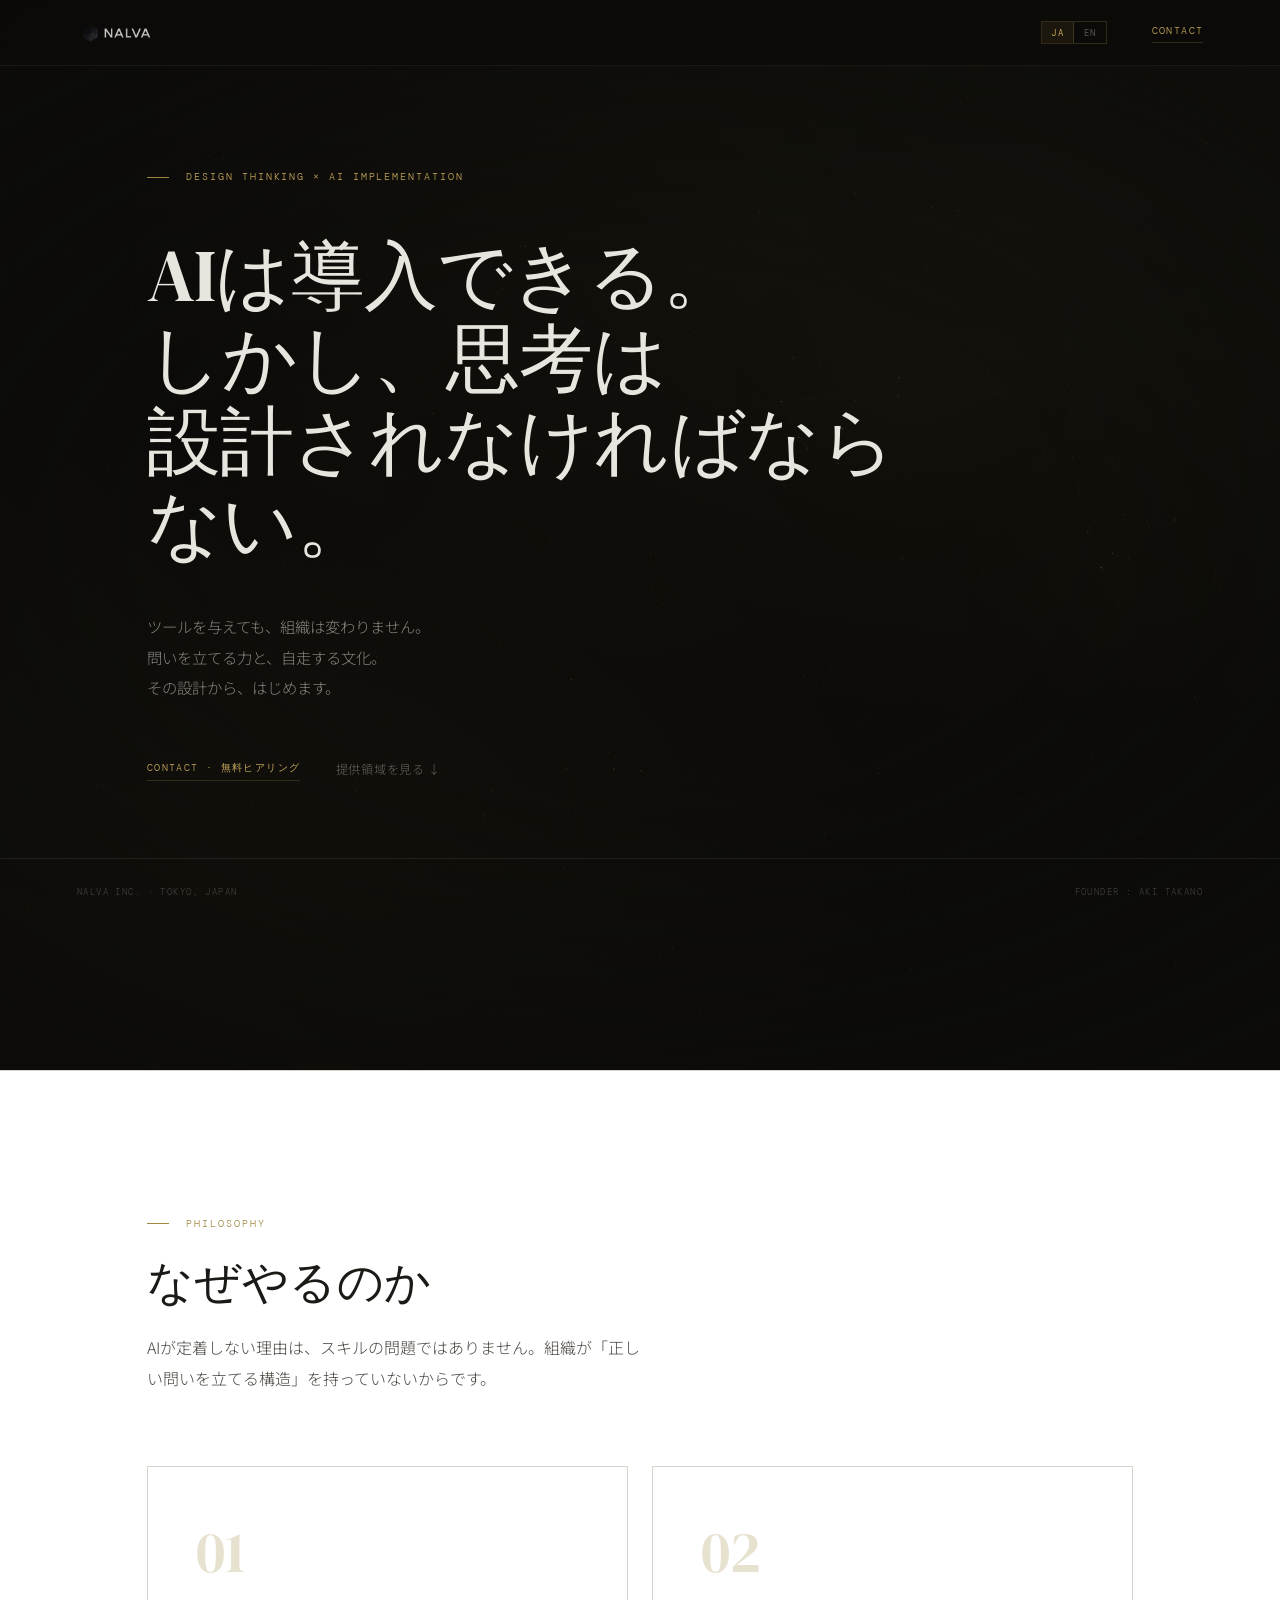
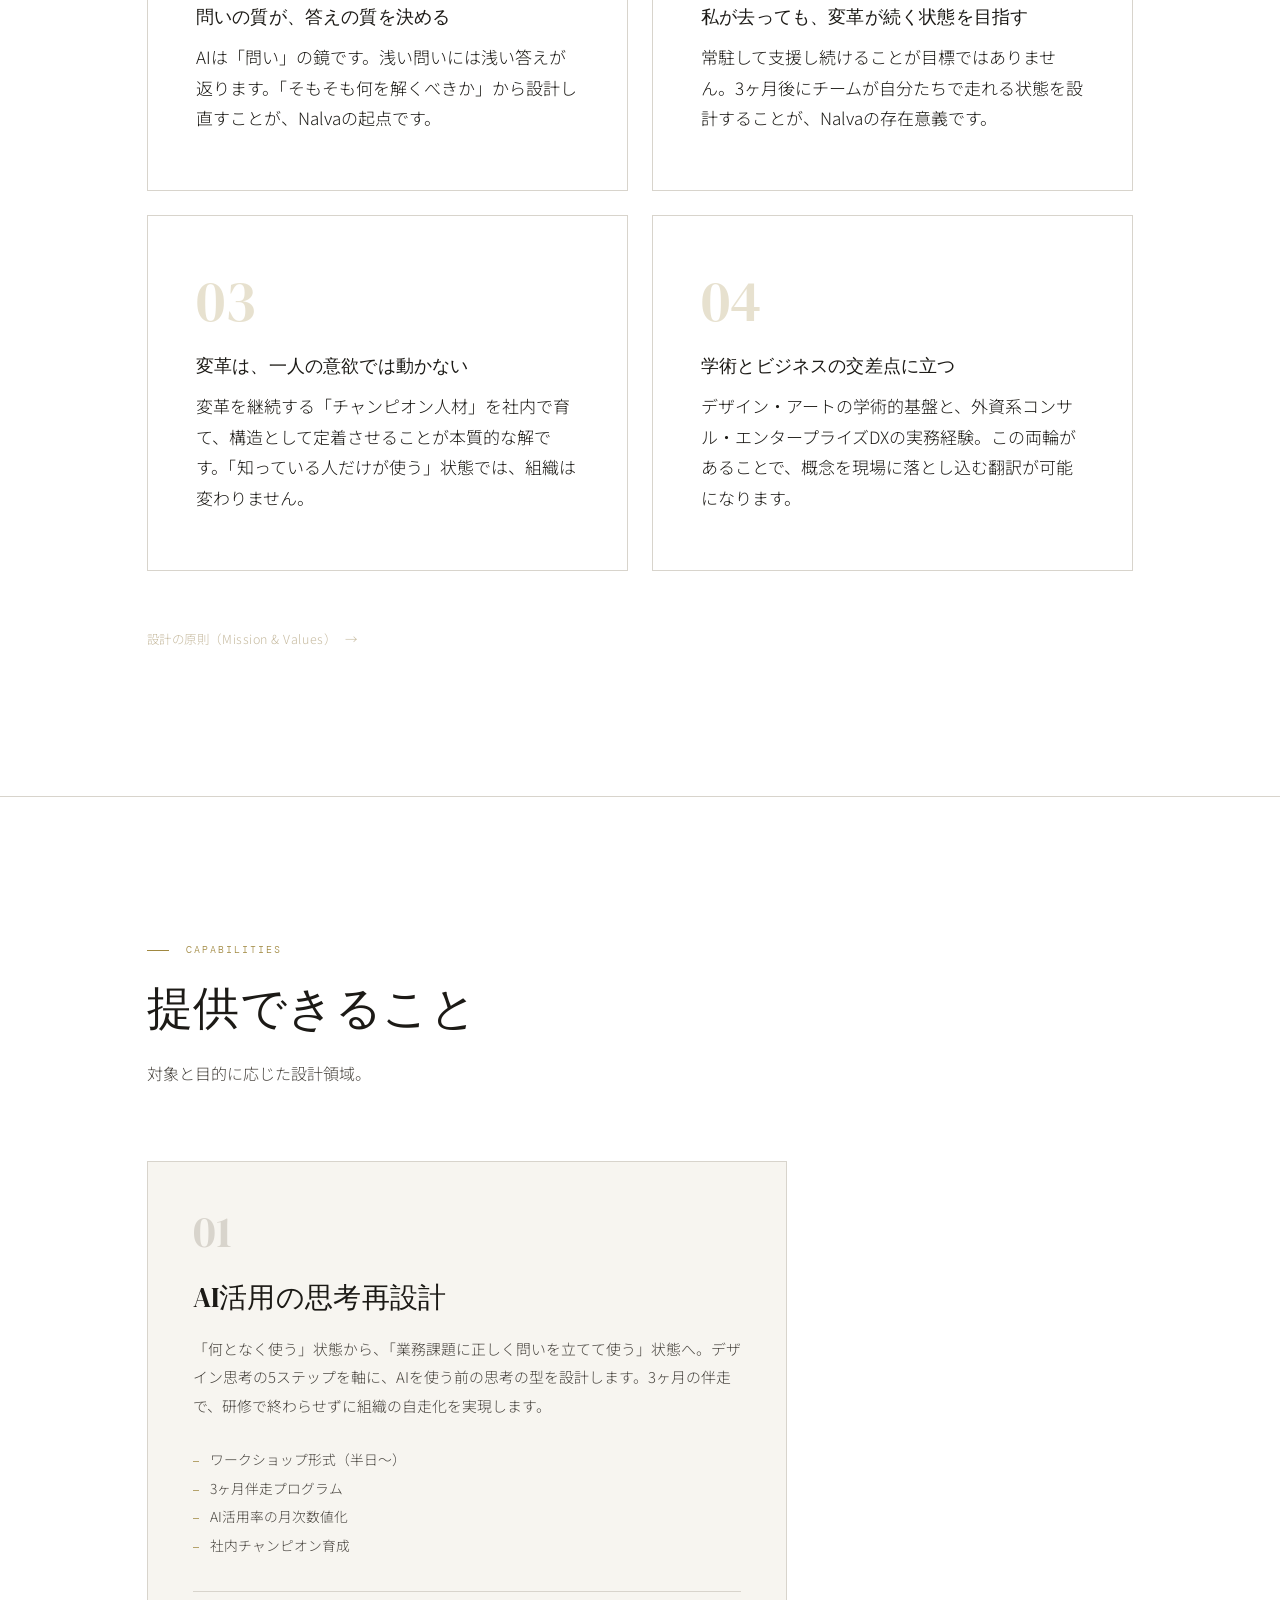
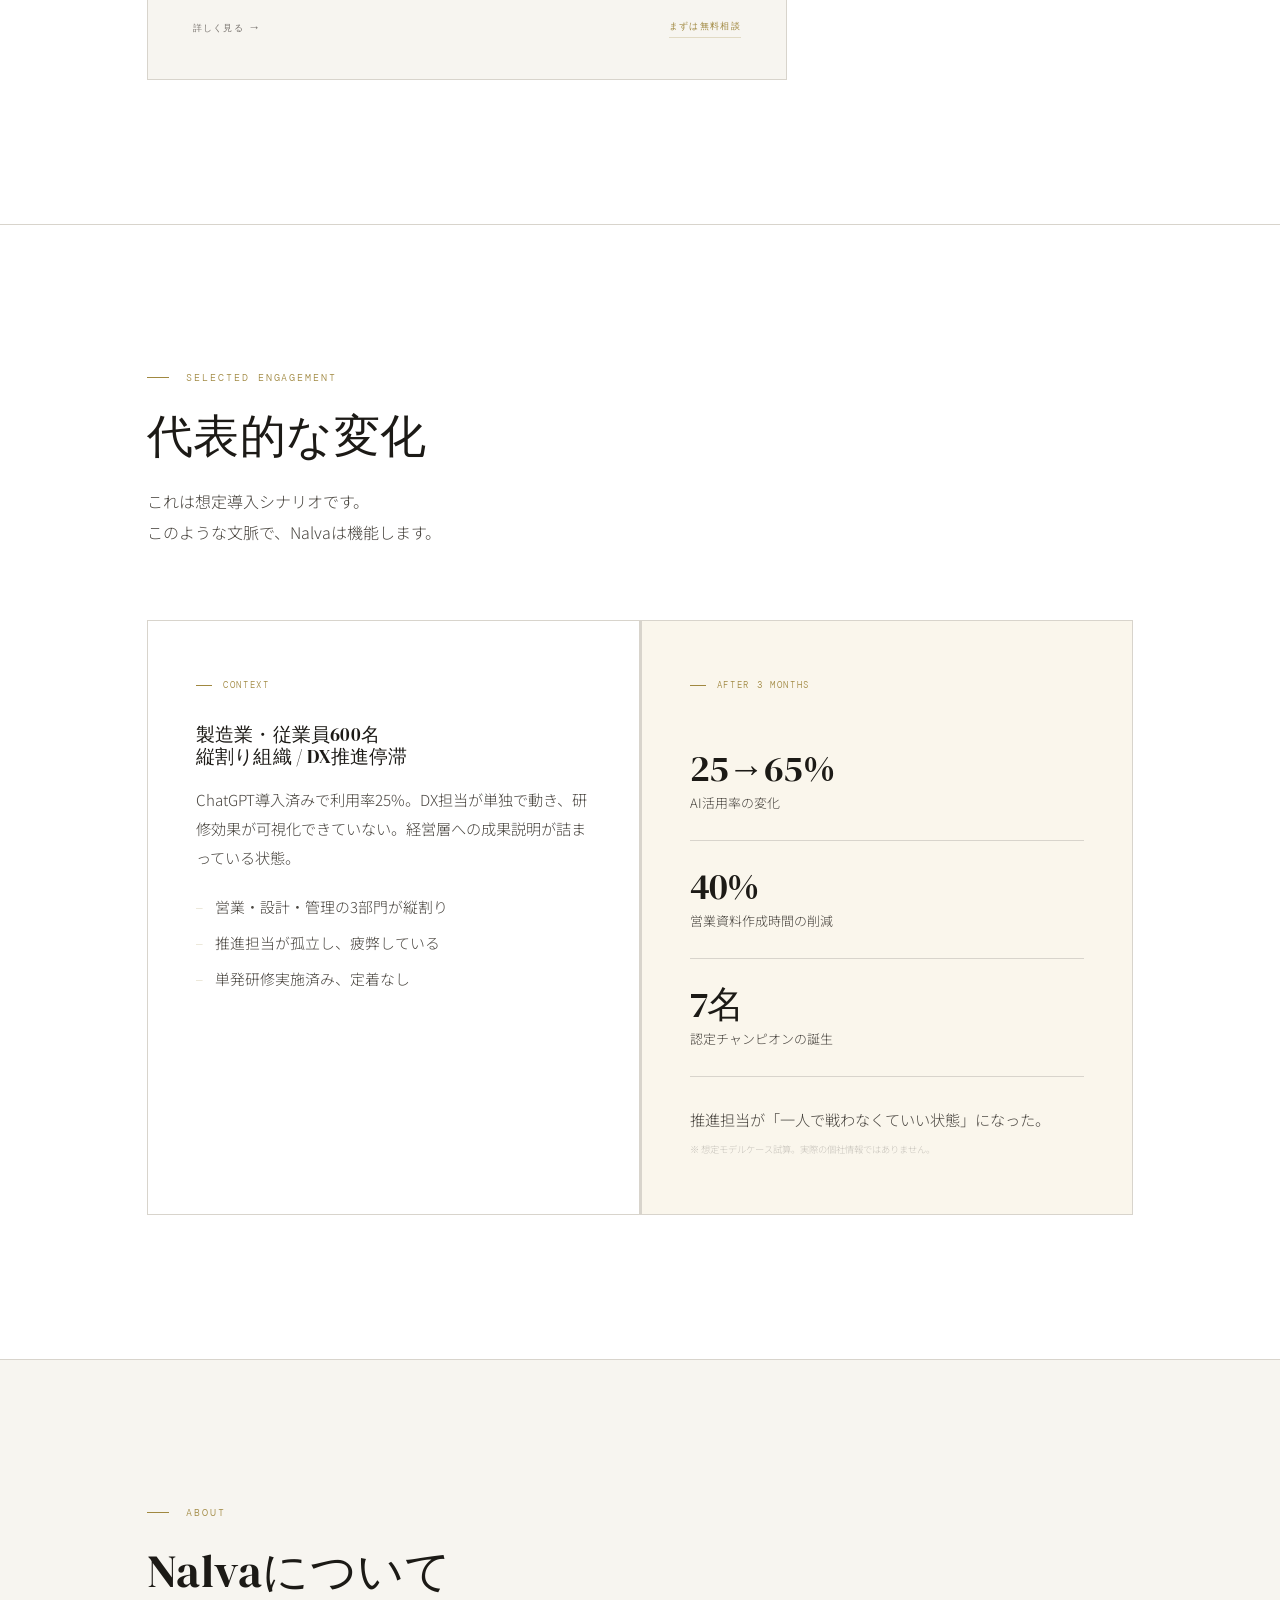
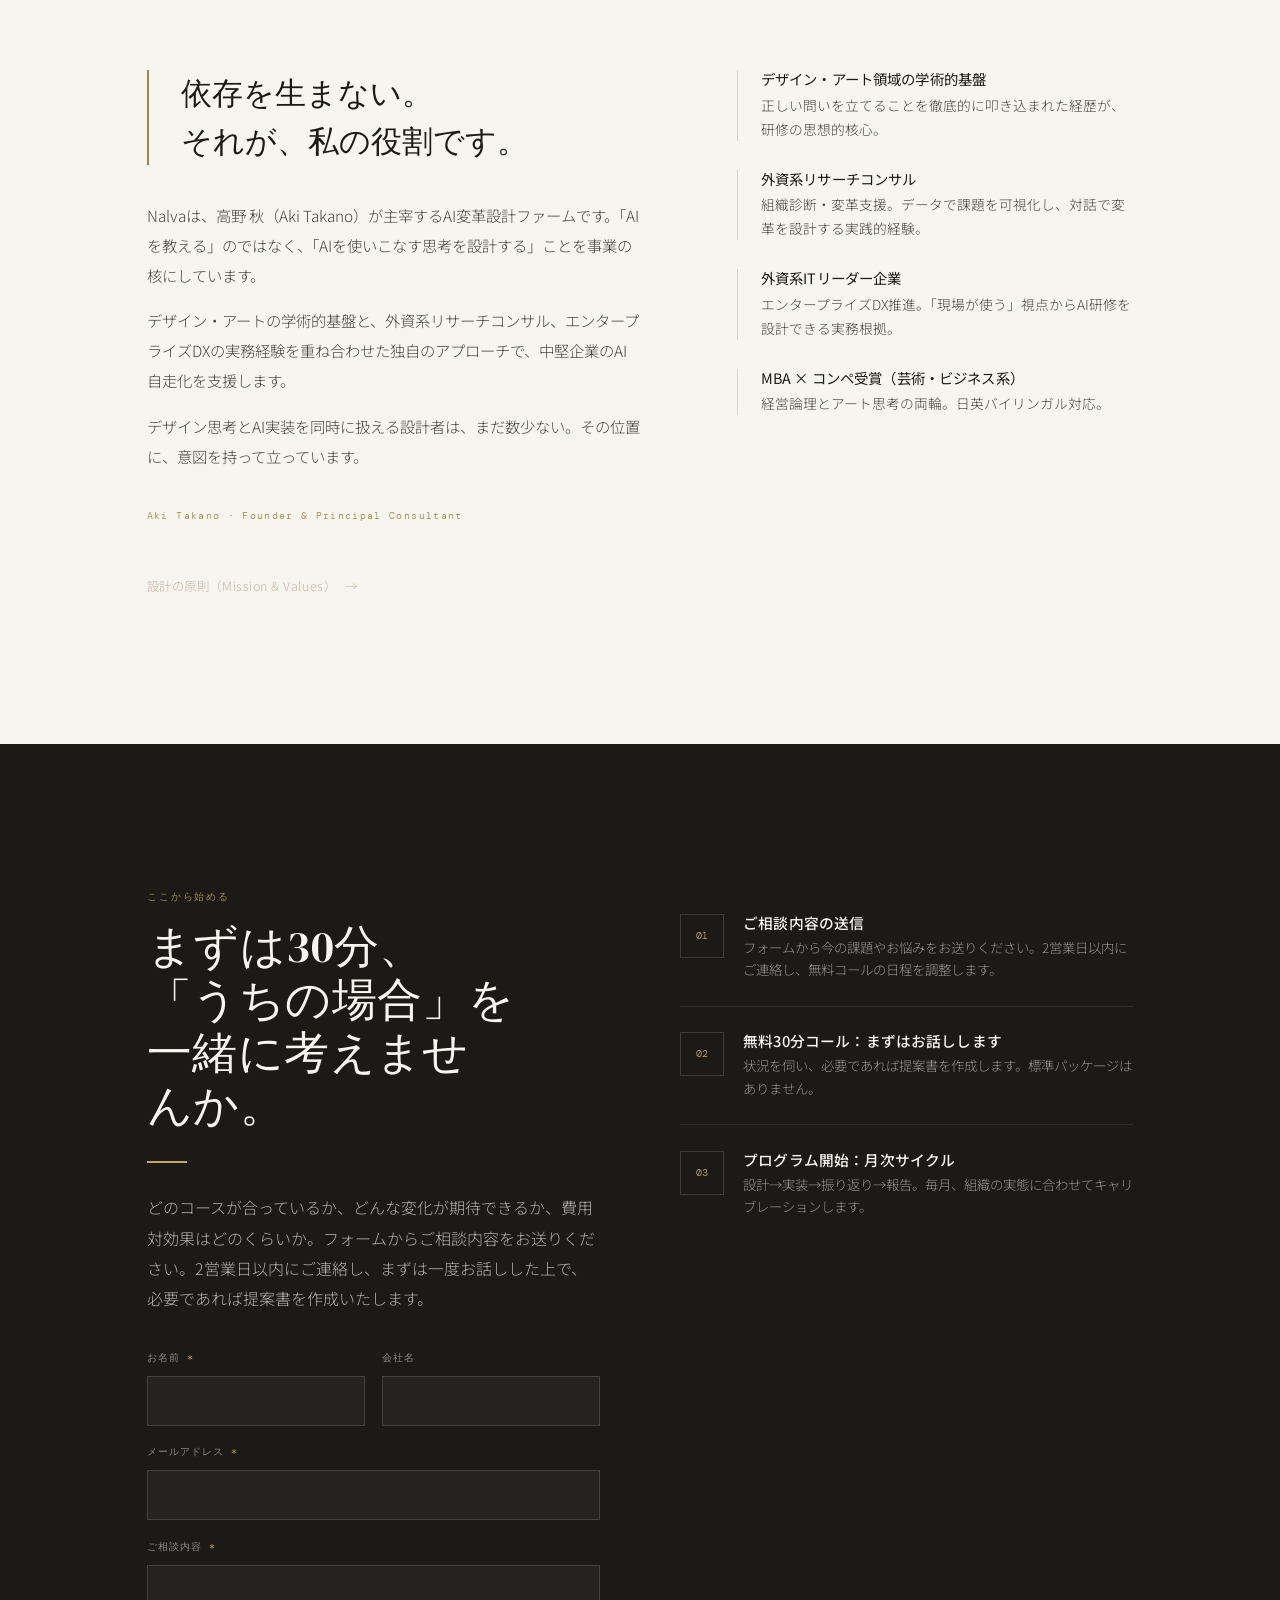
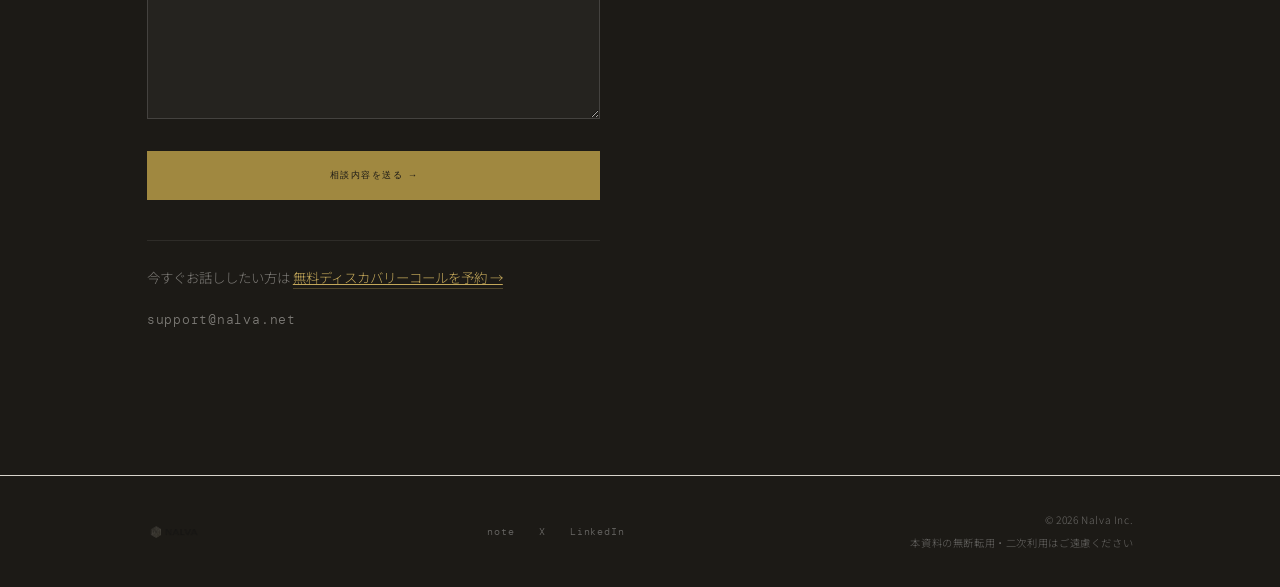
<file: index.html>
<!DOCTYPE html>
<html lang="ja" data-lang="ja">
<head>
  <!-- Google tag (gtag.js) -->
  <script async src="https://www.googletagmanager.com/gtag/js?id=G-SFW03DREZH"></script>
  <script>
    window.dataLayer = window.dataLayer || [];
    function gtag(){dataLayer.push(arguments);}
    gtag('js', new Date());
    gtag('config', 'G-SFW03DREZH');
  </script>
<meta charset="UTF-8" />
  <meta name="viewport" content="width=device-width, initial-scale=1.0" />
  <link rel="icon" href="/favicon.ico" sizes="any" />
  <link rel="icon" type="image/png" sizes="32x32" href="/favicon-32x32.png" />
  <link rel="icon" type="image/png" sizes="16x16" href="/favicon-16x16.png" />
  <link rel="apple-touch-icon" sizes="180x180" href="/apple-touch-icon.png" />
  <link rel="manifest" href="/site.webmanifest" />
  <title>Nalva — Design Thinking × AI Implementation</title>
  <meta name="description" content="AIを使いこなす思考を設計する。デザイン思考とAI実装を同時に扱う、中堅企業のための変革設計。Nalva Inc. / 高野 秋" />

  <meta property="og:type" content="website" />
  <meta property="og:url" content="https://nalva.net/" />
  <meta property="og:title" content="Nalva — Design Thinking × AI Implementation" />
  <meta property="og:description" content="AIを使いこなす思考を設計する。デザイン思考とAI実装を同時に扱う、中堅企業のための変革設計。Nalva Inc. / 高野 秋" />
  <meta property="og:image" content="https://nalva.net/logo.png" />
  <meta property="og:site_name" content="Nalva" />
  <meta property="og:locale" content="ja_JP" />
  <meta name="twitter:card" content="summary_large_image" />
  <meta name="twitter:title" content="Nalva — Design Thinking × AI Implementation" />
  <meta name="twitter:description" content="AIを使いこなす思考を設計する。デザイン思考とAI実装を同時に扱う、中堅企業のための変革設計。Nalva Inc. / 高野 秋" />
  <meta name="twitter:image" content="https://nalva.net/logo.png" />

  <link rel="preconnect" href="https://fonts.googleapis.com" />
  <link rel="preconnect" href="https://fonts.gstatic.com" crossorigin />
  <link href="https://fonts.googleapis.com/css2?family=Noto+Sans+JP:wght@300;400;500;700&family=DM+Serif+Display&family=DM+Mono:wght@400;500&display=swap" rel="stylesheet" />

  <style>
    :root {
      --bg:           #F7F5F0;
      --bg-white:     #FFFFFF;
      --bg-lifted:    #F0EDE6;
      --bg-card:      #EDEAE3;
      --bg-ink:       #1C1A16;
      --rule:         #D8D4CC;
      --rule-accent:  rgba(160,136,64,0.22);
      --gold:         #A08840;
      --gold-lite:    #C4A85A;
      --gold-dim:     rgba(160,136,64,0.25);
      --gold-ghost:   rgba(160,136,64,0.08);
      --gold-bg:      #FAF6EC;
      --ink:          #1C1A16;
      --ink-mid:      #4A4640;
      --ink-low:      #7A7570;
      --ink-dim:      #B0ACA5;
      --serif: 'DM Serif Display', Georgia, serif;
      --sans:  'Noto Sans JP', sans-serif;
      --mono:  'DM Mono', monospace;
      --max:          1140px;
      --pad:          6vw;
      --gap-section:  9rem;
    }

    *, *::before, *::after { box-sizing: border-box; margin: 0; padding: 0; }
    html { scroll-behavior: smooth; }

    body {
      background: var(--bg);
      color: var(--ink);
      font-family: var(--sans);
      font-size: 17px;
      font-weight: 300;
      line-height: 1.80;
      -webkit-font-smoothing: antialiased;
    }

    .wrap {
      max-width: var(--max);
      margin-inline: auto;
      padding-inline: var(--pad);
    }

    h1, h2, h3, h4 {
      font-family: var(--serif);
      font-weight: 400;
      line-height: 1.18;
      letter-spacing: 0.01em;
    }

    .label {
      font-family: var(--mono);
      font-size: 0.60rem;
      letter-spacing: 0.20em;
      color: var(--gold);
      text-transform: uppercase;
    }

    .label-line {
      display: flex;
      align-items: center;
      gap: 1.1rem;
    }

    .label-line::before {
      content: '';
      display: block;
      width: 22px;
      height: 1px;
      background: var(--gold);
      flex-shrink: 0;
    }

    /* ── NAV ── */
    nav {
      position: fixed;
      inset-block-start: 0;
      inset-inline: 0;
      z-index: 200;
      height: 66px;
      display: flex;
      align-items: center;
      justify-content: space-between;
      padding-inline: var(--pad);
      border-bottom: 1px solid rgba(232,229,222,0.06);
      background: rgba(12,11,9,0.6);
      backdrop-filter: blur(18px);
      -webkit-backdrop-filter: blur(18px);
      transition: background 0.5s, border-color 0.5s;
    }

    nav.scrolled {
      background: rgba(247,245,240,0.96);
      border-bottom-color: var(--rule);
    }
    nav.scrolled .nav-contact { color: var(--gold); }
    nav.scrolled .nav-contact:hover { color: var(--ink); border-color: var(--ink-low); }
    nav.scrolled .lang-btn { color: var(--ink-dim); }
    nav.scrolled .lang-btn.active { color: var(--gold); }

    .nav-logo img {
      height: 32px;
      display: block;
      filter: invert(1) brightness(0.85);
      transition: filter 0.5s;
    }

    nav.scrolled .nav-logo img {
      filter: none;
    }

    .nav-right {
      display: flex;
      align-items: center;
      gap: 2.8rem;
    }
    .nav-contact {
      font-family: var(--mono);
      font-size: 0.60rem;
      letter-spacing: 0.14em;
      color: var(--gold-lite);
      text-decoration: none;
      border-bottom: 1px solid var(--gold-dim);
      padding-bottom: 2px;
      transition: color 0.4s, border-color 0.4s;
    }

    .nav-contact:hover { color: #E8E5DE; border-color: rgba(232,229,222,0.3); }

    /* ── LANG TOGGLE ── */
    .lang-toggle {
      display: flex;
      align-items: center;
      gap: 0;
      border: 1px solid rgba(196,168,90,0.2);
      overflow: hidden;
      transition: border-color 0.4s;
    }

    .lang-btn {
      font-family: var(--mono);
      font-size: 0.54rem;
      letter-spacing: 0.14em;
      color: rgba(232,229,222,0.35);
      background: none;
      border: none;
      padding: 0.28rem 0.6rem;
      cursor: pointer;
      transition: color 0.4s, background 0.4s;
      text-transform: uppercase;
    }

    .lang-btn:first-child {
      border-right: 1px solid rgba(196,168,90,0.2);
    }

    .lang-btn.active {
      color: var(--gold-lite);
      background: rgba(160,136,64,0.1);
    }

    .lang-btn:hover:not(.active) {
      color: rgba(232,229,222,0.55);
    }

    @media (max-width: 860px) {
    }

    /* ── HERO ── */
    .hero {
      min-height: 100svh;
      display: grid;
      grid-template-rows: 1fr auto;
      padding-top: 66px;
      position: relative;
      background: #0C0B09;
      overflow: hidden;
    }

    .hero-canvas {
      position: absolute;
      inset: 0;
      width: 100%;
      height: 100%;
      pointer-events: none;
    }

    .hero-vignette {
      position: absolute;
      inset: 0;
      pointer-events: none;
      background:
        radial-gradient(ellipse 80% 60% at 50% 50%, transparent 40%, rgba(12,11,9,0.7) 100%),
        radial-gradient(ellipse 120% 80% at 80% 20%, rgba(160,136,64,0.06) 0%, transparent 60%),
        radial-gradient(ellipse 100% 80% at 20% 80%, rgba(160,136,64,0.04) 0%, transparent 50%);
    }

    .hero-body {
      position: relative;
      z-index: 2;
      display: flex;
      flex-direction: column;
      justify-content: flex-end;
      padding-block: 8vw 6vw;
      padding-inline: var(--pad);
      max-width: var(--max);
      margin-inline: auto;
      width: 100%;
    }

    .hero-eyebrow {
      margin-bottom: 3rem;
      opacity: 0;
      animation: rise 1.3s cubic-bezier(0.16,1,0.3,1) 0.1s both;
    }

    .hero .label { color: var(--gold-lite); }

    .hero h1 {
      font-size: clamp(2.8rem, 5.8vw, 6.2rem);
      letter-spacing: -0.01em;
      line-height: 1.12;
      color: #E8E5DE;
      max-width: 780px;
      opacity: 0;
      animation: rise 1.3s cubic-bezier(0.16,1,0.3,1) 0.28s both;
    }

    .hero-statement {
      margin-top: 2.8rem;
      max-width: 460px;
      color: rgba(232,229,222,0.55);
      font-size: 0.96rem;
      line-height: 2.0;
      font-weight: 300;
      opacity: 0;
      animation: rise 1.3s cubic-bezier(0.16,1,0.3,1) 0.44s both;
    }

    .hero-cta {
      margin-top: 3.5rem;
      display: flex;
      align-items: center;
      gap: 2.2rem;
      opacity: 0;
      animation: rise 1.3s cubic-bezier(0.16,1,0.3,1) 0.58s both;
    }

    .cta-link {
      font-family: var(--mono);
      font-size: 0.62rem;
      letter-spacing: 0.14em;
      text-decoration: none;
      color: var(--gold-lite);
      border-bottom: 1px solid var(--gold-dim);
      padding-bottom: 3px;
      transition: color 0.2s, border-color 0.2s;
    }

    .cta-link:hover { color: #E8E5DE; border-color: rgba(232,229,222,0.4); }

    .cta-secondary {
      color: rgba(232,229,222,0.4);
      text-decoration: none;
      font-size: 0.76rem;
      letter-spacing: 0.06em;
      transition: color 0.2s;
    }

    .cta-secondary:hover { color: rgba(232,229,222,0.65); }

    .hero-foot {
      position: relative;
      z-index: 2;
      border-top: 1px solid rgba(232,229,222,0.08);
      padding-block: 1.6rem;
      padding-inline: var(--pad);
    }

    .hero-foot-inner {
      max-width: var(--max);
      margin-inline: auto;
      display: flex;
      justify-content: space-between;
    }

    .hero-foot p {
      font-family: var(--mono);
      font-size: 0.56rem;
      letter-spacing: 0.16em;
      color: rgba(232,229,222,0.22);
      text-transform: uppercase;
    }

    /* ── SECTION BASE ── */
    section { padding-block: var(--gap-section); }

    .section-head {
      margin-bottom: 4.5rem;
    }

    .section-head h2 {
      font-size: clamp(2.2rem, 3.6vw, 3.6rem);
      margin-top: 1.4rem;
      max-width: 620px;
    }

    .section-head p {
      margin-top: 1.4rem;
      color: var(--ink-mid);
      font-size: 1.0rem;
      max-width: 500px;
      line-height: 1.95;
    }

    /* ── PHILOSOPHY ── */
    .philosophy {
      background: var(--bg-white);
      border-block: 1px solid var(--rule);
    }

    .phi-grid {
      display: grid;
      grid-template-columns: 1fr 1fr;
      gap: 1px;
      background: transparent;
      margin-top: 3.5rem;
      gap: 1.5rem;
    }

    @media (max-width: 680px) { .phi-grid { grid-template-columns: 1fr; } }

    .phi-card {
      background: var(--bg-white);
      padding: 3.5rem 3rem;
      border: 1px solid var(--rule);
    }

    .phi-index {
      font-family: var(--serif);
      font-size: 3.6rem;
      font-weight: 400;
      color: var(--gold-dim);
      line-height: 1;
      margin-bottom: 1.6rem;
      display: block;
    }

    .phi-card h3 {
      font-size: 1.15rem;
      margin-bottom: 0.9rem;
    }

    .phi-mission-link {
      margin-top: 3.2rem;
    }

    .mission-link {
      display: inline-flex;
      align-items: center;
      gap: 0.55rem;
      font-size: 0.84rem;
      color: rgba(176,160,122,0.72);
      text-decoration: none;
      letter-spacing: 0.04em;
      transition: color 0.25s;
    }

    .mission-link span {
      font-size: 0.78rem;
      transition: transform 0.25s;
      display: inline-block;
    }

    .mission-link:hover { color: rgba(176,160,122,1); }
    .mission-link:hover span { transform: translateX(3px); }

    /* ── CAPABILITIES ── */
    .cap-list { margin-top: 3.5rem; }

    .cap-row {
      display: grid;
      grid-template-columns: 2fr 3fr;
      gap: 4rem;
      padding-block: 3rem;
      border-top: 1px solid var(--rule);
      align-items: start;
      transition: background 0.22s, padding-inline 0.22s;
    }

    .cap-row:last-child { border-bottom: 1px solid var(--rule); }

    .cap-row:hover {
      background: var(--gold-bg);
      margin-inline: calc(-1 * var(--pad));
      padding-inline: var(--pad);
    }

    .cap-name {
      font-family: var(--serif);
      font-size: 1.5rem;
      font-weight: 400;
      color: var(--ink);
      line-height: 1.3;
    }

    .cap-body {
      font-size: 0.95rem;
      color: var(--ink-mid);
      line-height: 1.92;
    }

    .cap-tag {
      display: inline-block;
      margin-top: 1.1rem;
      font-family: var(--mono);
      font-size: 0.56rem;
      letter-spacing: 0.14em;
      color: var(--gold);
      border: 1px solid var(--gold-dim);
      padding: 0.22rem 0.55rem;
    }

    @media (max-width: 680px) {
      .cap-row { grid-template-columns: 1fr; gap: 0.8rem; }
      .cap-row:hover { margin-inline: calc(-1 * 4vw); padding-inline: 4vw; }
    }

    /* ── ENGAGEMENT ── */
    .engagement {
      background: var(--bg-white);
      border-block: 1px solid var(--rule);
    }

    .eng-inner {
      margin-top: 3.5rem;
      display: grid;
      grid-template-columns: 1fr 1fr;
      gap: 1px;
      background: var(--rule);
    }

    @media (max-width: 820px) { .eng-inner { grid-template-columns: 1fr; } }

    .eng-col {
      background: var(--bg-white);
      padding: 3.5rem 3rem;
      border: 1px solid var(--rule);
    }

    .eng-col-head {
      font-family: var(--mono);
      font-size: 0.58rem;
      letter-spacing: 0.18em;
      color: var(--gold);
      text-transform: uppercase;
      margin-bottom: 1.8rem;
      display: flex;
      align-items: center;
      gap: 0.7rem;
    }

    .eng-col-head::before {
      content: '';
      display: block;
      width: 16px;
      height: 1px;
      background: var(--gold);
    }

    .eng-col h3 {
      font-size: 1.2rem;
      margin-bottom: 1.1rem;
    }

    .eng-col p { font-size: 0.95rem; color: var(--ink-mid); line-height: 1.9; }

    .eng-list {
      list-style: none;
      margin-top: 1.4rem;
      display: flex;
      flex-direction: column;
      gap: 0.55rem;
    }

    .eng-list li {
      font-size: 0.93rem;
      color: var(--ink-mid);
      display: flex;
      gap: 0.75rem;
      align-items: baseline;
    }

    .eng-list li::before {
      content: '—';
      color: var(--gold-dim);
      flex-shrink: 0;
      font-family: var(--mono);
      font-size: 0.68rem;
    }

    .eng-results { background: var(--gold-bg); border: 1px solid var(--rule); }

    .result-row {
      display: flex;
      flex-direction: column;
      gap: 0.4rem;
      padding-block: 1.7rem;
      border-bottom: 1px solid var(--rule);
    }

    .result-row:first-of-type { border-top: 1px solid var(--rule); margin-top: 1.4rem; }

    .result-num {
      font-family: var(--serif);
      font-size: 2.3rem;
      font-weight: 400;
      color: var(--ink);
      letter-spacing: -0.01em;
      line-height: 1;
      letter-spacing: -0.02em;
    }

    .result-label {
      font-size: 0.81rem;
      color: var(--ink-mid);
      line-height: 1.5;
    }

    .eng-note {
      margin-top: 1.8rem;
      font-size: 0.70rem;
      color: var(--ink-dim);
      line-height: 1.75;
    }
    .eng-note small {
      display: block;
      margin-top: 0.4rem;
      font-size: 0.58rem;
      color: var(--ink-dim);
      opacity: 0.7;
    }

    /* ── ABOUT ── */
    .about-grid {
      margin-top: 4.5rem;
      display: grid;
      grid-template-columns: 5fr 4fr;
      gap: 6rem;
      align-items: start;
    }

    @media (max-width: 820px) { .about-grid { grid-template-columns: 1fr; gap: 3rem; } }

    .about-pull {
      font-family: var(--serif);
      font-size: clamp(1.4rem, 2.4vw, 2.1rem);
      font-weight: 400;
      color: var(--ink);
      line-height: 1.55;
      padding-left: 2rem;
      border-left: 2px solid var(--gold);
      margin-bottom: 2.2rem;
    }

    .about-body {
      font-size: 0.96rem;
      color: var(--ink-mid);
      line-height: 1.95;
    }

    .about-body p + p { margin-top: 1rem; }

    .about-name {
      margin-top: 2.2rem;
      font-family: var(--mono);
      font-size: 0.60rem;
      letter-spacing: 0.14em;
      color: var(--gold);
    }

    .credentials { display: flex; flex-direction: column; gap: 1.8rem; }

    .cred {
      padding-left: 1.4rem;
      border-left: 1px solid var(--rule);
    }

    .cred h4 {
      font-family: var(--sans);
      font-size: 0.90rem;
      font-weight: 400;
      color: var(--ink);
      margin-bottom: 0.35rem;
    }

    .cred p { font-size: 0.86rem; color: var(--ink-mid); line-height: 1.75; }

    /* ── CONTACT ── */
    .contact-section {
      background: var(--bg-ink);
      color: #F7F5F0;
      padding-block: var(--gap-section);
    }
    .contact-inner {
      max-width: var(--max); margin-inline: auto; padding-inline: var(--pad);
      display: grid; grid-template-columns: 1fr 1fr;
      gap: 5rem; align-items: start;
    }
    @media(max-width:720px) { .contact-inner { grid-template-columns: 1fr; gap: 3rem; } }
    .contact-left h2 {
      font-size: clamp(2rem, 3.5vw, 3rem);
      color: #F7F5F0; margin-top: 1rem; margin-bottom: 1.5rem;
      text-wrap: pretty;
    }
    .contact-left p { color: rgba(247,245,240,0.68); font-size: 1rem; line-height: 1.9; }
    .contact-divider { width: 40px; height: 2px; background: var(--gold-lite); margin: 1.8rem 0; }
    .contact-right { display: flex; flex-direction: column; gap: 0; }
    .contact-step {
      display: grid; grid-template-columns: 44px 1fr;
      gap: 1.2rem; align-items: start;
      padding: 1.6rem 0; border-bottom: 1px solid rgba(255,255,255,0.08);
    }
    .contact-step:last-child { border-bottom: none; }
    .contact-step-n {
      width: 44px; height: 44px;
      border: 1px solid rgba(255,255,255,0.15);
      display: flex; align-items: center; justify-content: center;
      font-family: var(--mono); font-size: 0.62rem;
      color: var(--gold-lite); flex-shrink: 0;
    }
    .contact-step h4 { font-family: 'Noto Sans JP', sans-serif; font-weight: 500; font-size: 0.92rem; color: #F7F5F0; margin-bottom: 0.3rem; }
    .contact-step p { font-size: 0.84rem; color: rgba(247,245,240,0.55); line-height: 1.65; }
    .contact-cta {
      display: inline-flex; align-items: center; gap: 0.5rem;
      background: var(--gold); color: var(--bg-ink);
      font-family: var(--mono);
      font-size: 0.58rem; letter-spacing: 0.16em; text-transform: uppercase;
      padding: 1.1rem 2rem; margin-top: 2.5rem;
      border: none; cursor: pointer; transition: background 0.2s; text-decoration: none;
    }
    .contact-cta:hover { background: var(--gold-lite); }
    .contact-email {
      font-family: var(--mono); font-size: 0.80rem; letter-spacing: 0.06em;
      color: rgba(247,245,240,0.45); margin-top: 1.2rem;
    }
    .contact-email a { color: inherit; text-decoration: none; }
    .contact-alt-link {
      display: block; margin-top: 2.5rem; padding-top: 1.5rem;
      border-top: 1px solid rgba(255,255,255,0.08);
      font-size: 0.84rem; color: rgba(247,245,240,0.45);
    }
    .contact-alt-link a { color: var(--gold-lite); border-bottom: 1px solid rgba(196,168,90,0.3); padding-bottom: 1px; }
    .contact-alt-link + .contact-alt-link { margin-top: 1rem; padding-top: 0; border-top: none; }

    .contact-form { margin-top: 2.2rem; }
    .form-row { display: grid; grid-template-columns: 1fr 1fr; gap: 1.1rem; }
    @media(max-width:480px) { .form-row { grid-template-columns: 1fr; } }
    .form-group { margin-bottom: 1.1rem; }
    .form-group label {
      display: block; font-family: var(--mono); font-size: 0.62rem;
      letter-spacing: 0.1em; text-transform: uppercase;
      color: rgba(247,245,240,0.5); margin-bottom: 0.55rem;
    }
    .form-group .req { color: var(--gold-lite); }
    .form-group input, .form-group textarea {
      width: 100%; background: rgba(255,255,255,0.04);
      border: 1px solid rgba(255,255,255,0.14); color: #F7F5F0;
      font-family: 'Noto Sans JP', sans-serif; font-size: 0.92rem;
      padding: 0.85rem 1rem; transition: border-color 0.2s, background 0.2s;
    }
    .form-group input::placeholder, .form-group textarea::placeholder { color: rgba(247,245,240,0.3); }
    .form-group input:focus, .form-group textarea:focus {
      outline: none; border-color: var(--gold-lite); background: rgba(255,255,255,0.07);
    }
    .form-group textarea { resize: vertical; min-height: 120px; line-height: 1.7; }
    .contact-submit { width: 100%; justify-content: center; margin-top: 0.4rem; border: none; }
    .form-hp { position: absolute; left: -9999px; }

    /* ── FOOTER ── */
    footer { padding-block: 2.2rem; border-top: 1px solid var(--rule); background: var(--bg-ink); }

    .footer-inner {
      max-width: var(--max);
      margin-inline: auto;
      padding-inline: var(--pad);
      display: flex;
      justify-content: space-between;
      align-items: center;
      flex-wrap: wrap;
      gap: 1rem;
    }

    footer img { height: 22px; opacity: 0.75; }
    .footer-logo-svg svg { height: 22px; width: auto; display: block; color: rgba(255,255,255,0.55); }

    .footer-right { display: flex; flex-direction: column; align-items: flex-end; gap: 0.25rem; }

    footer p {
      font-size: 0.64rem;
      color: rgba(255,255,255,0.35);
      letter-spacing: 0.06em;
    }
    .footer-social { display: flex; gap: 1.5rem; }
    .footer-social a { font-family: var(--mono); font-size: 0.60rem; letter-spacing: 0.10em; color: rgba(255,255,255,0.35); text-decoration: none; transition: color 0.2s; }
    .footer-social a:hover { color: var(--gold-lite); }
    @media (max-width: 600px) {
      .footer-inner { flex-direction: column; align-items: center; text-align: center; gap: 0.75rem; }
      .footer-right { align-items: center; }
    }

    /* ── SCROLL REVEAL ── */
    .reveal {
      opacity: 0;
      transform: translateY(16px);
      transition: opacity 0.78s ease, transform 0.78s ease;
    }

    .reveal.in { opacity: 1; transform: none; }

    .stagger > * {
      opacity: 0;
      transform: translateY(12px);
      transition: opacity 0.65s ease, transform 0.65s ease;
    }

    .stagger.in > *:nth-child(1) { opacity:1; transform:none; transition-delay:0s; }
    .stagger.in > *:nth-child(2) { opacity:1; transform:none; transition-delay:0.08s; }
    .stagger.in > *:nth-child(3) { opacity:1; transform:none; transition-delay:0.16s; }
    .stagger.in > *:nth-child(4) { opacity:1; transform:none; transition-delay:0.24s; }

    /* ── LANG TRANSITION ── */
    [data-ja], [data-en] {
      transition: opacity 0.25s ease;
    }

    [data-lang="ja"] [data-en] { display: none; }
    [data-lang="en"] [data-ja] { display: none; }


    .about-mission-link {
      margin-top: 2.8rem;
    }

    @keyframes rise {
      from { opacity:0; transform:translateY(20px); }
      to   { opacity:1; transform:none; }
    }


    /* ── SERVICE CARDS ── */
    .svc-cards {
      display: grid;
      grid-template-columns: 1fr;
      gap: 2rem;
      margin-top: 3.5rem;
      max-width: 640px;
    }

    .svc-card {
      background: var(--bg);
      border: 1px solid var(--rule);
      padding: 3rem 2.8rem 2.5rem;
      display: flex;
      flex-direction: column;
      transition: border-color 0.25s, box-shadow 0.25s;
    }
    .svc-card:hover {
      border-color: var(--gold-dim);
      box-shadow: 0 4px 28px rgba(160,136,64,0.08);
    }
    .svc-card-alt {
      background: var(--bg-white);
    }

    .svc-card-head {
      display: flex;
      align-items: center;
      gap: 1rem;
      margin-bottom: 1.6rem;
    }
    .svc-num {
      font-family: var(--serif);
      font-size: 2.8rem;
      font-weight: 400;
      color: var(--rule);
      line-height: 1;
    }
    .svc-tag-pill {
      font-family: var(--mono);
      font-size: 0.55rem;
      letter-spacing: 0.16em;
      text-transform: uppercase;
      color: var(--ink-low);
      border: 1px solid var(--rule);
      padding: 0.28rem 0.7rem;
      background: var(--bg-white);
    }
    .svc-tag-gold {
      color: var(--gold);
      border-color: var(--gold-dim);
      background: var(--gold-bg);
    }

    .svc-title {
      font-family: var(--serif);
      font-size: clamp(1.3rem, 2.2vw, 1.75rem);
      font-weight: 400;
      color: var(--ink);
      line-height: 1.25;
      margin-bottom: 1.2rem;
    }
    .svc-body {
      font-size: 0.93rem;
      color: var(--ink-mid);
      line-height: 1.92;
      margin-bottom: 1.8rem;
      flex-grow: 1;
    }

    .svc-list {
      list-style: none;
      display: flex;
      flex-direction: column;
      gap: 0.5rem;
      margin-bottom: 2.2rem;
      padding-left: 0;
    }
    .svc-list li {
      font-size: 0.86rem;
      color: var(--ink-mid);
      display: flex;
      align-items: baseline;
      gap: 0.7rem;
      line-height: 1.5;
    }
    .svc-list li::before {
      content: '—';
      font-family: var(--mono);
      font-size: 0.65rem;
      color: var(--gold);
      flex-shrink: 0;
    }

    .svc-footer {
      border-top: 1px solid var(--rule);
      padding-top: 1.6rem;
      display: flex;
      align-items: center;
      justify-content: space-between;
      flex-wrap: wrap;
      gap: 1rem;
      margin-top: auto;
    }
    .svc-link {
      font-family: var(--mono);
      font-size: 0.58rem;
      letter-spacing: 0.14em;
      text-transform: uppercase;
      color: var(--ink-low);
      text-decoration: none;
      display: flex;
      align-items: center;
      gap: 0.4rem;
      transition: color 0.2s;
    }
    .svc-link:hover { color: var(--ink); }
    .svc-link:hover .svc-arrow { transform: translateX(3px); }
    .svc-arrow {
      display: inline-block;
      transition: transform 0.2s;
      font-size: 0.76rem;
    }
    .svc-cta-small {
      font-family: var(--mono);
      font-size: 0.58rem;
      letter-spacing: 0.14em;
      text-transform: uppercase;
      color: var(--gold);
      text-decoration: none;
      border-bottom: 1px solid var(--gold-dim);
      padding-bottom: 2px;
      transition: color 0.2s, border-color 0.2s;
    }
    .svc-cta-small:hover { color: var(--ink); border-color: var(--rule); }

    /* Force reveal visible (preview safe) */
    .reveal { opacity: 1 !important; transform: none !important; }
    .stagger > * { opacity: 1 !important; transform: none !important; }
    /* Hero animations — keep for entrance effect */
    .hero-eyebrow, .hero h1, .hero-statement, .hero-cta {
      opacity: 1 !important;
      animation: none !important;
    }
  </style>
</head>
<body>

<!-- ══════════════ NAV ══════════════ -->
<nav id="nav"></nav>

<!-- ══════════════ HERO ══════════════ -->
<section class="hero" id="top">
  <canvas class="hero-canvas" id="heroCanvas" aria-hidden="true"></canvas>
  <div class="hero-vignette"></div>

  <div class="hero-body">
    <div class="hero-eyebrow">
      <span class="label-line label">Design Thinking × AI Implementation</span>
    </div>

    <h1>
      <span data-ja>AIは導入できる。<br>しかし、思考は<br>設計されなければならない。</span>
      <span data-en>AI can be deployed.<br>But thinking must<br>be designed.</span>
    </h1>

    <p class="hero-statement">
      <span data-ja>ツールを与えても、組織は変わりません。<br>問いを立てる力と、自走する文化。<br>その設計から、はじめます。</span>
      <span data-en>Giving people tools doesn't transform organizations.<br>The ability to ask the right questions, and a culture of self-sufficiency.<br>That's where the design&nbsp;begins.</span>
    </p>

    <div class="hero-cta">
      <a href="#contact" class="cta-link">
        <span data-ja>CONTACT · 無料ヒアリング</span>
        <span data-en>CONTACT · Free Discovery</span>
      </a>
      <a href="#capabilities" class="cta-secondary">
        <span data-ja>提供領域を見る ↓</span>
        <span data-en>View Capabilities ↓</span>
      </a>
    </div>
  </div>

  <div class="hero-foot">
    <div class="hero-foot-inner">
      <p>Nalva Inc. · Tokyo, Japan</p>
      <p>Founder : Aki Takano</p>
    </div>
  </div>
</section>

<!-- ══════════════ PHILOSOPHY ══════════════ -->
<section class="philosophy" id="philosophy">
  <div class="wrap">
    <div class="section-head reveal">
      <div class="label-line label">Philosophy</div>
      <h2>
        <span data-ja>なぜやるのか</span>
        <span data-en>Why We Exist</span>
      </h2>
      <p>
        <span data-ja>AIが定着しない理由は、スキルの問題ではありません。組織が「正しい問いを立てる構造」を持っていないからです。</span>
        <span data-en>The reason AI fails to take root isn't a skills problem. It's that organizations lack the structures to ask the right questions in the first&nbsp;place.</span>
      </p>
    </div>

    <div class="phi-grid stagger">
      <div class="phi-card">
        <span class="phi-index">01</span>
        <h3>
          <span data-ja>問いの質が、答えの質を決める</span>
          <span data-en>Question quality determines answer quality</span>
        </h3>
        <p>
          <span data-ja>AIは「問い」の鏡です。浅い問いには浅い答えが返ります。「そもそも何を解くべきか」から設計し直すことが、Nalvaの起点です。</span>
          <span data-en>AI is a mirror of the questions you ask it. Shallow questions return shallow answers. Redesigning from "what should we actually be solving?" . That's where Nalva&nbsp;begins.</span>
        </p>
      </div>
      <div class="phi-card">
        <span class="phi-index">02</span>
        <h3>
          <span data-ja>私が去っても、変革が続く状態を目指す</span>
          <span data-en>Transformation that continues after we leave</span>
        </h3>
        <p>
          <span data-ja>常駐して支援し続けることが目標ではありません。3ヶ月後にチームが自分たちで走れる状態を設計することが、Nalvaの存在意義です。</span>
          <span data-en>The goal isn't to keep supporting you indefinitely. Designing a state where your team can run on its own after 3 months. That is Nalva's reason for&nbsp;being.</span>
        </p>
      </div>
      <div class="phi-card">
        <span class="phi-index">03</span>
        <h3>
          <span data-ja>変革は、一人の意欲では動かない</span>
          <span data-en>One person's motivation can't drive transformation</span>
        </h3>
        <p>
          <span data-ja>変革を継続する「チャンピオン人材」を社内で育て、構造として定着させることが本質的な解です。「知っている人だけが使う」状態では、組織は変わりません。</span>
          <span data-en>The real answer is building internal champion talent who sustain transformation structurally. When only a few "in-the-know" people use AI, nothing changes at the organizational&nbsp;level.</span>
        </p>
      </div>
      <div class="phi-card">
        <span class="phi-index">04</span>
        <h3>
          <span data-ja>学術とビジネスの交差点に立つ</span>
          <span data-en>Standing at the intersection of academia and business</span>
        </h3>
        <p>
          <span data-ja>デザイン・アートの学術的基盤と、外資系コンサル・エンタープライズDXの実務経験。この両輪があることで、概念を現場に落とし込む翻訳が可能になります。</span>
          <span data-en>Academic foundations in design and art, combined with consulting and enterprise DX experience. This dual grounding enables the translation of concepts into operational&nbsp;reality.</span>
        </p>
      </div>
    </div>

    <div class="phi-mission-link reveal">
      <a href="about#values" class="mission-link">
        <span data-ja>設計の原則（Mission &amp; Values）</span>
        <span data-en>Design Principles (Mission &amp; Values)</span>
        <span>→</span>
      </a>
    </div>
  </div>
</section>

<!-- ══════════════ CAPABILITIES ══════════════ -->
<section id="capabilities" style="background:var(--bg-white);">
  <div class="wrap">
    <div class="section-head reveal">
      <div class="label-line label">Capabilities</div>
      <h2>
        <span data-ja>提供できること</span>
        <span data-en>What We Design</span>
      </h2>
      <p>
        <span data-ja>対象と目的に応じた設計領域。</span>
        <span data-en>A design domain matched to your context and goals.</span>
      </p>
    </div>

    <div class="svc-cards">

      <!-- Card 1 -->
      <div class="svc-card reveal">
        <div class="svc-card-head">
          <div class="svc-num">01</div>
        </div>
        <h3 class="svc-title">
          <span data-ja>AI活用の思考再設計</span>
          <span data-en>AI Thinking Redesign</span>
        </h3>
        <p class="svc-body">
          <span data-ja>「何となく使う」状態から、「業務課題に正しく問いを立てて使う」状態へ。デザイン思考の5ステップを軸に、AIを使う前の思考の型を設計します。3ヶ月の伴走で、研修で終わらせずに組織の自走化を実現します。</span>
          <span data-en>From "using it vaguely" to "asking precise questions tied to real business challenges." Built around Design Thinking, we design the cognitive frameworks that precede AI use, embedded through 3 months of hands-on&nbsp;implementation.</span>
        </p>
        <ul class="svc-list">
          <li><span data-ja>ワークショップ形式（半日〜）</span><span data-en>Workshop format (half-day+)</span></li>
          <li><span data-ja>3ヶ月伴走プログラム</span><span data-en>3-month implementation program</span></li>
          <li><span data-ja>AI活用率の月次数値化</span><span data-en>Monthly AI adoption measurement</span></li>
          <li><span data-ja>社内チャンピオン育成</span><span data-en>Internal champion development</span></li>
        </ul>
        <div class="svc-footer">
          <a href="service.html" class="svc-link">
            <span data-ja>詳しく見る</span>
            <span data-en>View Program Details</span>
            <span class="svc-arrow">→</span>
          </a>
          <a href="#contact" class="svc-cta-small">
            <span data-ja>まずは無料相談</span>
            <span data-en>Free Discovery Call</span>
          </a>
        </div>
      </div>

    </div>
  </div>
</section>

<!-- ══════════════ ENGAGEMENT ══════════════ -->
<section class="engagement" id="engagement">
  <div class="wrap">
    <div class="section-head reveal">
      <div class="label-line label">Selected Engagement</div>
      <h2>
        <span data-ja>代表的な変化</span>
        <span data-en>Representative Results</span>
      </h2>
      <p>
        <span data-ja>これは想定導入シナリオです。<br>このような文脈で、Nalvaは機能します。</span>
        <span data-en>This is a projected deployment scenario. This is the kind of context in which Nalva works.</span>
      </p>
    </div>

    <div class="eng-inner">
      <div class="eng-col reveal">
        <div class="eng-col-head">Context</div>
        <h3>
          <span data-ja>製造業・従業員600名<br>縦割り組織 / DX推進停滞</span>
          <span data-en>Manufacturing · 600 employees<br>Siloed org / DX stalled</span>
        </h3>
        <p>
          <span data-ja>ChatGPT導入済みで利用率25%。DX担当が単独で動き、研修効果が可視化できていない。経営層への成果説明が詰まっている状態。</span>
          <span data-en>ChatGPT deployed with 25% utilization. DX lead working alone, training outcomes invisible. Results reporting to leadership completely&nbsp;stuck.</span>
        </p>
        <ul class="eng-list">
          <li>
            <span data-ja>営業・設計・管理の3部門が縦割り</span>
            <span data-en>Sales, Engineering, Admin operating in silos</span>
          </li>
          <li>
            <span data-ja>推進担当が孤立し、疲弊している</span>
            <span data-en>DX champion isolated and burning out</span>
          </li>
          <li>
            <span data-ja>単発研修実施済み、定着なし</span>
            <span data-en>One-off training completed, nothing retained</span>
          </li>
        </ul>
      </div>
      <div class="eng-col eng-results reveal">
        <div class="eng-col-head">After 3 Months</div>
        <div class="result-row">
          <div class="result-num">25→65%</div>
          <div class="result-label">
            <span data-ja>AI活用率の変化</span>
            <span data-en>AI adoption rate change</span>
          </div>
        </div>
        <div class="result-row">
          <div class="result-num">40%</div>
          <div class="result-label">
            <span data-ja>営業資料作成時間の削減</span>
            <span data-en>Reduction in sales doc prep time</span>
          </div>
        </div>
        <div class="result-row">
          <div class="result-num"><span data-ja>7名</span><span data-en>7</span></div>
          <div class="result-label">
            <span data-ja>認定チャンピオンの誕生</span>
            <span data-en>Certified champions created</span>
          </div>
        </div>
        <p class="eng-note">
          <span data-ja>推進担当が「一人で戦わなくていい状態」になった。</span>
          <span data-en>The DX lead reached a state of "not having to fight&nbsp;alone."</span>
          <small>
            <span data-ja>※ 想定モデルケース試算。実際の個社情報ではありません。</span>
            <span data-en>※ Projected model case. Not based on actual company data.</span>
          </small>
        </p>
      </div>
    </div>
  </div>
</section>

<!-- ══════════════ ABOUT ══════════════ -->
<section id="about" style="background:var(--bg);">
  <div class="wrap">
    <div class="section-head reveal">
      <div class="label-line label">About</div>
      <h2>
        <span data-ja>Nalvaについて</span>
        <span data-en>About Nalva</span>
      </h2>
    </div>

    <div class="about-grid">
      <div class="reveal">
        <div class="about-pull">
          <span data-ja>依存を生まない。<br>それが、私の役割です。</span>
          <span data-en>No dependency created.<br>That is my role.</span>
        </div>
        <div class="about-body">
          <p>
            <span data-ja>Nalvaは、高野 秋（Aki Takano）が主宰するAI変革設計ファームです。「AIを教える」のではなく、「AIを使いこなす思考を設計する」ことを事業の核にしています。</span>
            <span data-en>Nalva is an AI transformation design firm led by Aki Takano. Its core business is not "teaching AI," but "designing the thinking required to use AI&nbsp;effectively."</span>
          </p>
          <p>
            <span data-ja>デザイン・アートの学術的基盤と、外資系リサーチコンサル、エンタープライズDXの実務経験を重ね合わせた独自のアプローチで、中堅企業のAI自走化を支援します。</span>
            <span data-en>Through a unique approach combining academic foundations in design and art with practical experience in international research consulting and enterprise DX, we support mid-size companies in achieving AI&nbsp;self-sufficiency.</span>
          </p>
          <p>
            <span data-ja>デザイン思考とAI実装を同時に扱える設計者は、まだ数少ない。その位置に、意図を持って立っています。</span>
            <span data-en>Practitioners who can handle Design Thinking and AI implementation simultaneously are still rare. Nalva occupies that position&nbsp;deliberately.</span>
          </p>
        </div>
        <p class="about-name">Aki Takano · Founder &amp; Principal Consultant</p>
        <div class="about-mission-link">
          <a href="about#values" class="mission-link">
            <span data-ja>設計の原則（Mission &amp; Values）</span>
            <span data-en>Design Principles (Mission &amp; Values)</span>
            <span>→</span>
          </a>
        </div>
      </div>

      <div class="credentials stagger">
        <div class="cred">
          <h4>
            <span data-ja>デザイン・アート領域の学術的基盤</span>
            <span data-en>Academic Foundation in Design &amp; Art</span>
          </h4>
          <p>
            <span data-ja>正しい問いを立てることを徹底的に叩き込まれた経歴が、研修の思想的核心。</span>
            <span data-en>A background deeply trained in formulating the right questions forms the intellectual core of every program.</span>
          </p>
        </div>
        <div class="cred">
          <h4>
            <span data-ja>外資系リサーチコンサル</span>
            <span data-en>International Research Consulting</span>
          </h4>
          <p>
            <span data-ja>組織診断・変革支援。データで課題を可視化し、対話で変革を設計する実践的経験。</span>
            <span data-en>Organizational diagnosis and transformation support. Practical experience in making problems visible through data and designing change through dialogue.</span>
          </p>
        </div>
        <div class="cred">
          <h4>
            <span data-ja>外資系ITリーダー企業</span>
            <span data-en>International IT Leader</span>
          </h4>
          <p>
            <span data-ja>エンタープライズDX推進。「現場が使う」視点からAI研修を設計できる実務根拠。</span>
            <span data-en>Enterprise DX advancement. Operational grounding for designing AI programs from the perspective of "what practitioners will actually use."</span>
          </p>
        </div>
        <div class="cred">
          <h4>
            <span data-ja>MBA × コンペ受賞（芸術・ビジネス系）</span>
            <span data-en>MBA × Competition Awards (Art &amp; Business)</span>
          </h4>
          <p>
            <span data-ja>経営論理とアート思考の両輪。日英バイリンガル対応。</span>
            <span data-en>Business logic and art thinking working in tandem. Bilingual in Japanese and English.</span>
          </p>
        </div>
      </div>
    </div>
  </div>
</section>

<!-- ══════════════ CONTACT ══════════════ -->
<section class="contact-section" id="contact">
  <div class="contact-inner">
    <div class="contact-left">
      <div class="label gold">
        <span data-en>Start Here</span>
        <span data-ja>ここから始める</span>
      </div>
      <h2>
        <span data-ja>まずは30分、<br>「うちの場合」を<br>一緒に考えませんか。</span>
        <span data-en>Let's spend 30 minutes<br>thinking through<br>your specific situation.</span>
      </h2>
      <div class="contact-divider"></div>
      <p>
        <span data-ja>どのコースが合っているか、どんな変化が期待できるか、費用対効果はどのくらいか。フォームからご相談内容をお送りください。2営業日以内にご連絡し、まずは一度お話しした上で、必要であれば提案書を作成いたします。</span>
        <span data-en>Which program fits, what kind of change is realistic, what the ROI might look like — share your situation through the form below. We'll follow up within 2 business days to talk it through first, and put together a proposal if it makes&nbsp;sense.</span>
      </p>
      <form name="contact" method="POST" data-netlify="true" netlify-honeypot="bot-field" action="/thank-you.html" class="contact-form">
        <input type="hidden" name="form-name" value="contact" />
        <p class="form-hp" aria-hidden="true">
          <label>Leave this field empty <input name="bot-field" tabindex="-1" autocomplete="off" /></label>
        </p>

        <div class="form-row">
          <div class="form-group">
            <label for="cf-name"><span data-ja>お名前</span><span data-en>Name</span> <span class="req">*</span></label>
            <input type="text" id="cf-name" name="name" required>
          </div>
          <div class="form-group">
            <label for="cf-company"><span data-ja>会社名</span><span data-en>Company</span></label>
            <input type="text" id="cf-company" name="company">
          </div>
        </div>

        <div class="form-group">
          <label for="cf-email"><span data-ja>メールアドレス</span><span data-en>Email</span> <span class="req">*</span></label>
          <input type="email" id="cf-email" name="email" required>
        </div>

        <div class="form-group">
          <label for="cf-message"><span data-ja>ご相談内容</span><span data-en>What's on your mind</span> <span class="req">*</span></label>
          <textarea id="cf-message" name="message" rows="5" required></textarea>
        </div>

        <button type="submit" class="contact-cta contact-submit">
          <span data-ja>相談内容を送る →</span>
          <span data-en>Send Your Inquiry →</span>
        </button>
      </form>

      <div class="contact-alt-link">
        <span data-ja>今すぐお話ししたい方は <a href="https://calendly.com/atakano-nalva/30min" target="_blank" rel="noopener">無料ディスカバリーコールを予約 →</a></span>
        <span data-en>Prefer to talk now? <a href="https://calendly.com/atakano-nalva/30min" target="_blank" rel="noopener">Book Free Discovery Call →</a></span>
      </div>
      <div class="contact-email" id="contactEmail"></div>
    </div>

    <div class="contact-right">
      <div class="contact-step">
        <div class="contact-step-n">01</div>
        <div>
          <h4 data-en>Tell us your situation</h4>
          <h4 data-ja>ご相談内容の送信</h4>
          <p data-en>Share your challenge through the form. We'll follow up within 2 business days to schedule a free call.</p>
          <p data-ja>フォームから今の課題やお悩みをお送りください。2営業日以内にご連絡し、無料コールの日程を調整します。</p>
        </div>
      </div>
      <div class="contact-step">
        <div class="contact-step-n">02</div>
        <div>
          <h4 data-en>Free 30-min call — let's talk it through</h4>
          <h4 data-ja>無料30分コール：まずはお話しします</h4>
          <p data-en>We'll hear your situation and put together a proposal if it makes sense. No standard packages.</p>
          <p data-ja>状況を伺い、必要であれば提案書を作成します。標準パッケージはありません。</p>
        </div>
      </div>
      <div class="contact-step">
        <div class="contact-step-n">03</div>
        <div>
          <h4 data-en>Program begins — monthly cycle</h4>
          <h4 data-ja>プログラム開始：月次サイクル</h4>
          <p data-en>Design → Implement → Reflect → Report. Calibrated each cycle to your org's reality.</p>
          <p data-ja>設計→実装→振り返り→報告。毎月、組織の実態に合わせてキャリブレーションします。</p>
        </div>
      </div>
    </div>
  </div>
</section>

<!-- ══════════════ FOOTER ══════════════ -->
<footer></footer>

<script src="js/shared.js"></script>
<script>
  // Nav scroll — switch to light when past hero
  (function () {
    var nav = document.getElementById('nav');
    var hero = document.querySelector('.hero');
    window.addEventListener('scroll', function () {
      var heroBottom = hero.offsetHeight - 80;
      nav.classList.toggle('scrolled', window.scrollY > heroBottom);
    }, { passive: true });
  })();

  // ── Hero Canvas Animation — Refined Gathering Effect ──
  (function() {
    const canvas = document.getElementById('heroCanvas');
    if (!canvas) return;
    const heroEl = document.querySelector('.hero');
    const ctx = canvas.getContext('2d');
    let w, h, particles, time = 0;
    let animId;

    // Attractors — focal points particles gravitate toward
    let attractors = [];

    // Mouse tracking
    let mouse = { x: -9999, y: -9999, active: false, smoothX: -9999, smoothY: -9999 };
    const mouseRadius = 350;
    const mouseStrength = 0.025;

    heroEl.addEventListener('mousemove', function(e) {
      const rect = heroEl.getBoundingClientRect();
      mouse.x = e.clientX - rect.left;
      mouse.y = e.clientY - rect.top;
      mouse.active = true;
    });
    heroEl.addEventListener('mouseleave', function() { mouse.active = false; });
    heroEl.addEventListener('touchmove', function(e) {
      const rect = heroEl.getBoundingClientRect();
      mouse.x = e.touches[0].clientX - rect.left;
      mouse.y = e.touches[0].clientY - rect.top;
      mouse.active = true;
    }, { passive: true });
    heroEl.addEventListener('touchend', function() { mouse.active = false; });

    function resize() {
      const dpr = Math.min(window.devicePixelRatio || 1, 2);
      const rect = canvas.parentElement.getBoundingClientRect();
      w = rect.width; h = rect.height;
      canvas.width = w * dpr; canvas.height = h * dpr;
      canvas.style.width = w + 'px'; canvas.style.height = h + 'px';
      ctx.setTransform(dpr, 0, 0, dpr, 0, 0);

      // Place attractors — softer, wider, to create subtle density variation without clearing other areas
      attractors = [
        { x: w * 0.7, y: h * 0.35, strength: 0.0004, radius: 400 },
        { x: w * 0.85, y: h * 0.55, strength: 0.0003, radius: 350 },
        { x: w * 0.5, y: h * 0.7, strength: 0.00025, radius: 300 },
        { x: w * 0.25, y: h * 0.4, strength: 0.0002, radius: 280 },
      ];
    }

    // Easing helper
    function ease(t) { return t * t * (3 - 2 * t); }

    function createParticles() {
      const count = Math.min(Math.floor((w * h) / 2000), 700);
      particles = [];
      for (let i = 0; i < count; i++) {
        const layer = i < count * 0.1 ? 0 : i < count * 0.35 ? 1 : 2;
        const baseR = layer === 0 ? (Math.random() * 0.3 + 0.6) : layer === 1 ? (Math.random() * 0.25 + 0.3) : (Math.random() * 0.15 + 0.1);
        const baseAlpha = layer === 0 ? 0.1 : layer === 1 ? 0.25 : 0.55;
        const baseSpeed = layer === 0 ? 0.5 : layer === 1 ? 0.85 : 1.2;

        particles.push({
          x: Math.random() * w,
          y: Math.random() * h,
          homeX: Math.random() * w,
          homeY: Math.random() * h,
          vx: 0, vy: 0,
          r: baseR,
          baseAlpha: baseAlpha,
          alpha: baseAlpha,
          phase: Math.random() * Math.PI * 2,
          phaseSpeed: (Math.random() * 0.4 + 0.2) * (Math.random() < 0.5 ? 1 : -1),
          speed: baseSpeed,
          layer: layer,
          prevX: Math.random() * w,
          prevY: Math.random() * h,
        });
      }
    }

    function draw() {
      time += 0.008;
      ctx.clearRect(0, 0, w, h);

      // Smooth mouse position — fast tracking for responsiveness
      if (mouse.active) {
        mouse.smoothX += (mouse.x - mouse.smoothX) * 0.18;
        mouse.smoothY += (mouse.y - mouse.smoothY) * 0.18;
      } else {
        mouse.smoothX += (-9999 - mouse.smoothX) * 0.03;
        mouse.smoothY += (-9999 - mouse.smoothY) * 0.03;
      }

      // Animate attractor positions slowly
      for (let a = 0; a < attractors.length; a++) {
        const att = attractors[a];
        att._ox = att._ox || att.x;
        att._oy = att._oy || att.y;
        att.x = att._ox + Math.sin(time * 0.5 + a * 2.1) * 30;
        att.y = att._oy + Math.cos(time * 0.4 + a * 1.7) * 20;
      }

      // Update particles
      for (let i = 0; i < particles.length; i++) {
        const p = particles[i];
        p.prevX = p.x; p.prevY = p.y;

        // Organic drift — layered noise for natural movement
        const driftX = Math.sin(time * 1.2 + p.phase) * 0.18 * p.speed
                     + Math.sin(time * 0.4 + p.phase * 2.7) * 0.06 * p.speed;
        const driftY = Math.cos(time * 1.0 + p.phase * 1.3) * 0.14 * p.speed
                     + Math.cos(time * 0.35 + p.phase * 3.1) * 0.05 * p.speed;

        // Gentle home-return — keeps particles spread across the canvas
        let ax = 0, ay = 0;
        const homeDx = p.homeX - p.x;
        const homeDy = p.homeY - p.y;
        const homeDist = Math.sqrt(homeDx * homeDx + homeDy * homeDy);
        if (homeDist > 60) {
          ax += homeDx * 0.00008;
          ay += homeDy * 0.00008;
        }

        // Attractor pull — subtle density variation, not aggressive
        for (let a = 0; a < attractors.length; a++) {
          const att = attractors[a];
          const dx = att.x - p.x;
          const dy = att.y - p.y;
          const dist = Math.sqrt(dx * dx + dy * dy);
          if (dist < att.radius && dist > 1) {
            const t = ease(1 - dist / att.radius);
            const breath = 1 + Math.sin(time * 0.8 + a * 1.5) * 0.4;
            ax += dx / dist * t * att.strength * breath * 40;
            ay += dy / dist * t * att.strength * breath * 40;
          }
        }

        // Mouse attraction — strong, responsive pull
        if (mouse.smoothX > -5000) {
          const dx = mouse.smoothX - p.x;
          const dy = mouse.smoothY - p.y;
          const dist = Math.sqrt(dx * dx + dy * dy);
          if (dist < mouseRadius && dist > 1) {
            const t = ease(1 - dist / mouseRadius);
            ax += dx / dist * t * mouseStrength * 80;
            ay += dy / dist * t * mouseStrength * 80;
          }
        }

        // Apply velocity with damping
        p.vx = p.vx * 0.95 + (driftX + ax) * 0.05;
        p.vy = p.vy * 0.95 + (driftY + ay) * 0.05;
        p.x += p.vx;
        p.y += p.vy;

        // Soft wrap
        if (p.x < -40) p.x = w + 40;
        if (p.x > w + 40) p.x = -40;
        if (p.y < -40) p.y = h + 40;
        if (p.y > h + 40) p.y = -40;

        // Pulse alpha — dual-wave for organic feel
        p.alpha = p.baseAlpha
          + Math.sin(time * 1.2 + p.phase) * p.baseAlpha * 0.2
          + Math.sin(time * 0.5 + p.phase * 2.3) * p.baseAlpha * 0.1;
      }

      // Draw ambient connections — subtle web across entire canvas
      const maxDist = 80;
      ctx.lineWidth = 0.3;
      for (let i = 0; i < particles.length; i++) {
        if (particles[i].layer === 0) continue;
        for (let j = i + 1; j < particles.length; j++) {
          if (particles[j].layer === 0) continue;
          const dx = particles[i].x - particles[j].x;
          const dy = particles[i].y - particles[j].y;
          const distSq = dx * dx + dy * dy;
          if (distSq < maxDist * maxDist) {
            const dist = Math.sqrt(distSq);
            const t = 1 - dist / maxDist;
            const alpha = t * t * 0.12;
            ctx.beginPath();
            ctx.moveTo(particles[i].x, particles[i].y);
            ctx.lineTo(particles[j].x, particles[j].y);
            ctx.strokeStyle = 'rgba(196,168,90,' + alpha + ')';
            ctx.stroke();
          }
        }
      }

      // Draw chain-like cursor connections — sort nearby particles by distance, connect sequentially
      if (mouse.smoothX > -5000) {
        const chainRadius = 300;
        const nearby = [];
        for (let i = 0; i < particles.length; i++) {
          const p = particles[i];
          if (p.layer === 0) continue;
          const dx = mouse.smoothX - p.x;
          const dy = mouse.smoothY - p.y;
          const distSq = dx * dx + dy * dy;
          if (distSq < chainRadius * chainRadius) {
            nearby.push({ p: p, dist: Math.sqrt(distSq) });
          }
        }
        nearby.sort(function(a, b) { return a.dist - b.dist; });

        // Draw chain: cursor → nearest → next nearest → ...
        if (nearby.length > 0) {
          ctx.lineWidth = 0.6;
          // Cursor to first particle
          const first = nearby[0];
          const fa = ease(1 - first.dist / chainRadius) * 0.25;
          ctx.beginPath();
          ctx.moveTo(mouse.smoothX, mouse.smoothY);
          ctx.lineTo(first.p.x, first.p.y);
          ctx.strokeStyle = 'rgba(220,200,120,' + fa + ')';
          ctx.stroke();

          // Chain between consecutive nearby particles
          for (let i = 0; i < nearby.length - 1 && i < 60; i++) {
            const a = nearby[i], b = nearby[i + 1];
            const cdx = a.p.x - b.p.x;
            const cdy = a.p.y - b.p.y;
            const cdist = Math.sqrt(cdx * cdx + cdy * cdy);
            if (cdist < 120) {
              const proximity = Math.min(a.dist, b.dist) / chainRadius;
              const alpha = (1 - proximity) * (1 - cdist / 120) * 0.22;
              ctx.beginPath();
              ctx.moveTo(a.p.x, a.p.y);
              ctx.lineTo(b.p.x, b.p.y);
              ctx.strokeStyle = 'rgba(220,200,120,' + alpha + ')';
              ctx.stroke();
            }
          }
        }

        // Soft glow at cursor
        const grad = ctx.createRadialGradient(mouse.smoothX, mouse.smoothY, 0, mouse.smoothX, mouse.smoothY, 100);
        grad.addColorStop(0, 'rgba(196,168,90,0.06)');
        grad.addColorStop(1, 'rgba(196,168,90,0)');
        ctx.beginPath();
        ctx.arc(mouse.smoothX, mouse.smoothY, 100, 0, Math.PI * 2);
        ctx.fillStyle = grad;
        ctx.fill();
      }

      // Draw particles — back to front by layer
      for (let layer = 0; layer <= 2; layer++) {
        for (let i = 0; i < particles.length; i++) {
          const p = particles[i];
          if (p.layer !== layer) continue;

          let a = p.alpha;

          // Brighten near cursor — stronger glow
          if (mouse.smoothX > -5000) {
            const dx = mouse.smoothX - p.x;
            const dy = mouse.smoothY - p.y;
            const dist = Math.sqrt(dx * dx + dy * dy);
            if (dist < mouseRadius) {
              a = Math.min(a + ease(1 - dist / mouseRadius) * 0.55, 0.95);
            }
          }

          // Brighten near attractors
          for (let ai = 0; ai < attractors.length; ai++) {
            const att = attractors[ai];
            const dx = att.x - p.x;
            const dy = att.y - p.y;
            const dist = Math.sqrt(dx * dx + dy * dy);
            if (dist < att.radius * 0.5) {
              a = Math.min(a + ease(1 - dist / (att.radius * 0.5)) * 0.15, 0.9);
            }
          }

          // Draw soft glow for mid/background particles
          if (p.layer <= 1 && p.r > 0.5) {
            const glowSize = p.r * (p.layer === 0 ? 6 : 4);
            const glowGrad = ctx.createRadialGradient(p.x, p.y, 0, p.x, p.y, glowSize);
            glowGrad.addColorStop(0, 'rgba(196,168,90,' + (a * 0.1) + ')');
            glowGrad.addColorStop(0.5, 'rgba(196,168,90,' + (a * 0.03) + ')');
            glowGrad.addColorStop(1, 'rgba(196,168,90,0)');
            ctx.beginPath();
            ctx.arc(p.x, p.y, glowSize, 0, Math.PI * 2);
            ctx.fillStyle = glowGrad;
            ctx.fill();
          }

          // Core dot
          ctx.beginPath();
          ctx.arc(p.x, p.y, p.r, 0, Math.PI * 2);
          ctx.fillStyle = 'rgba(196,168,90,' + a + ')';
          ctx.fill();
        }
      }

      // Very subtle attractor glow — barely perceptible warmth
      for (let a = 0; a < attractors.length; a++) {
        const att = attractors[a];
        const breath = 0.5 + Math.sin(time * 0.8 + a * 2.3) * 0.5;
        const glowR = att.radius * 0.5;
        const grad = ctx.createRadialGradient(att.x, att.y, 0, att.x, att.y, glowR);
        grad.addColorStop(0, 'rgba(196,168,90,' + (0.015 * breath) + ')');
        grad.addColorStop(1, 'rgba(196,168,90,0)');
        ctx.beginPath();
        ctx.arc(att.x, att.y, glowR, 0, Math.PI * 2);
        ctx.fillStyle = grad;
        ctx.fill();
      }

      animId = requestAnimationFrame(draw);
    }

    function init() {
      resize();
      createParticles();
      draw();
    }

    // Pause when not visible
    const heroObserver = new IntersectionObserver((entries) => {
      if (entries[0].isIntersecting) {
        if (!animId) draw();
      } else {
        cancelAnimationFrame(animId);
        animId = null;
      }
    }, { threshold: 0 });

    heroObserver.observe(heroEl);

    window.addEventListener('resize', () => {
      resize();
      createParticles();
    });

    init();
  })();
</script>
</body>
</html>
</file>
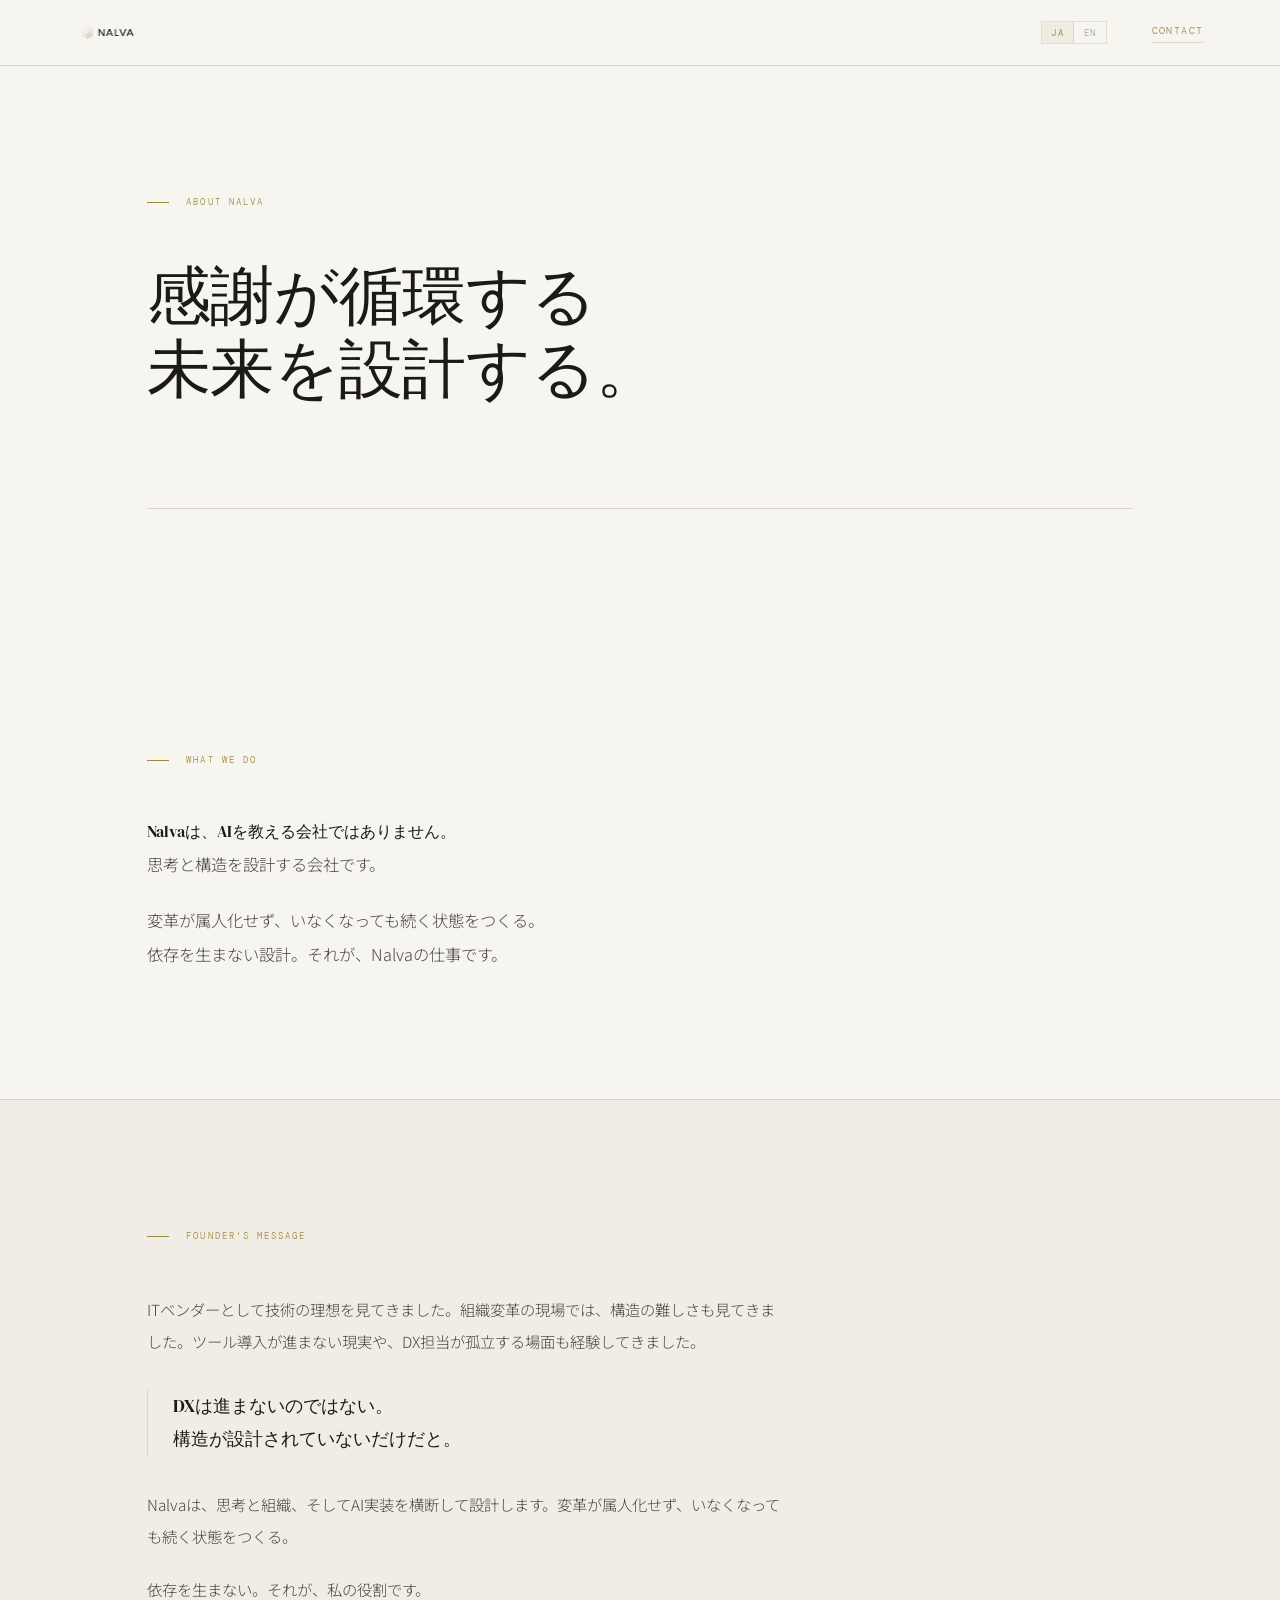
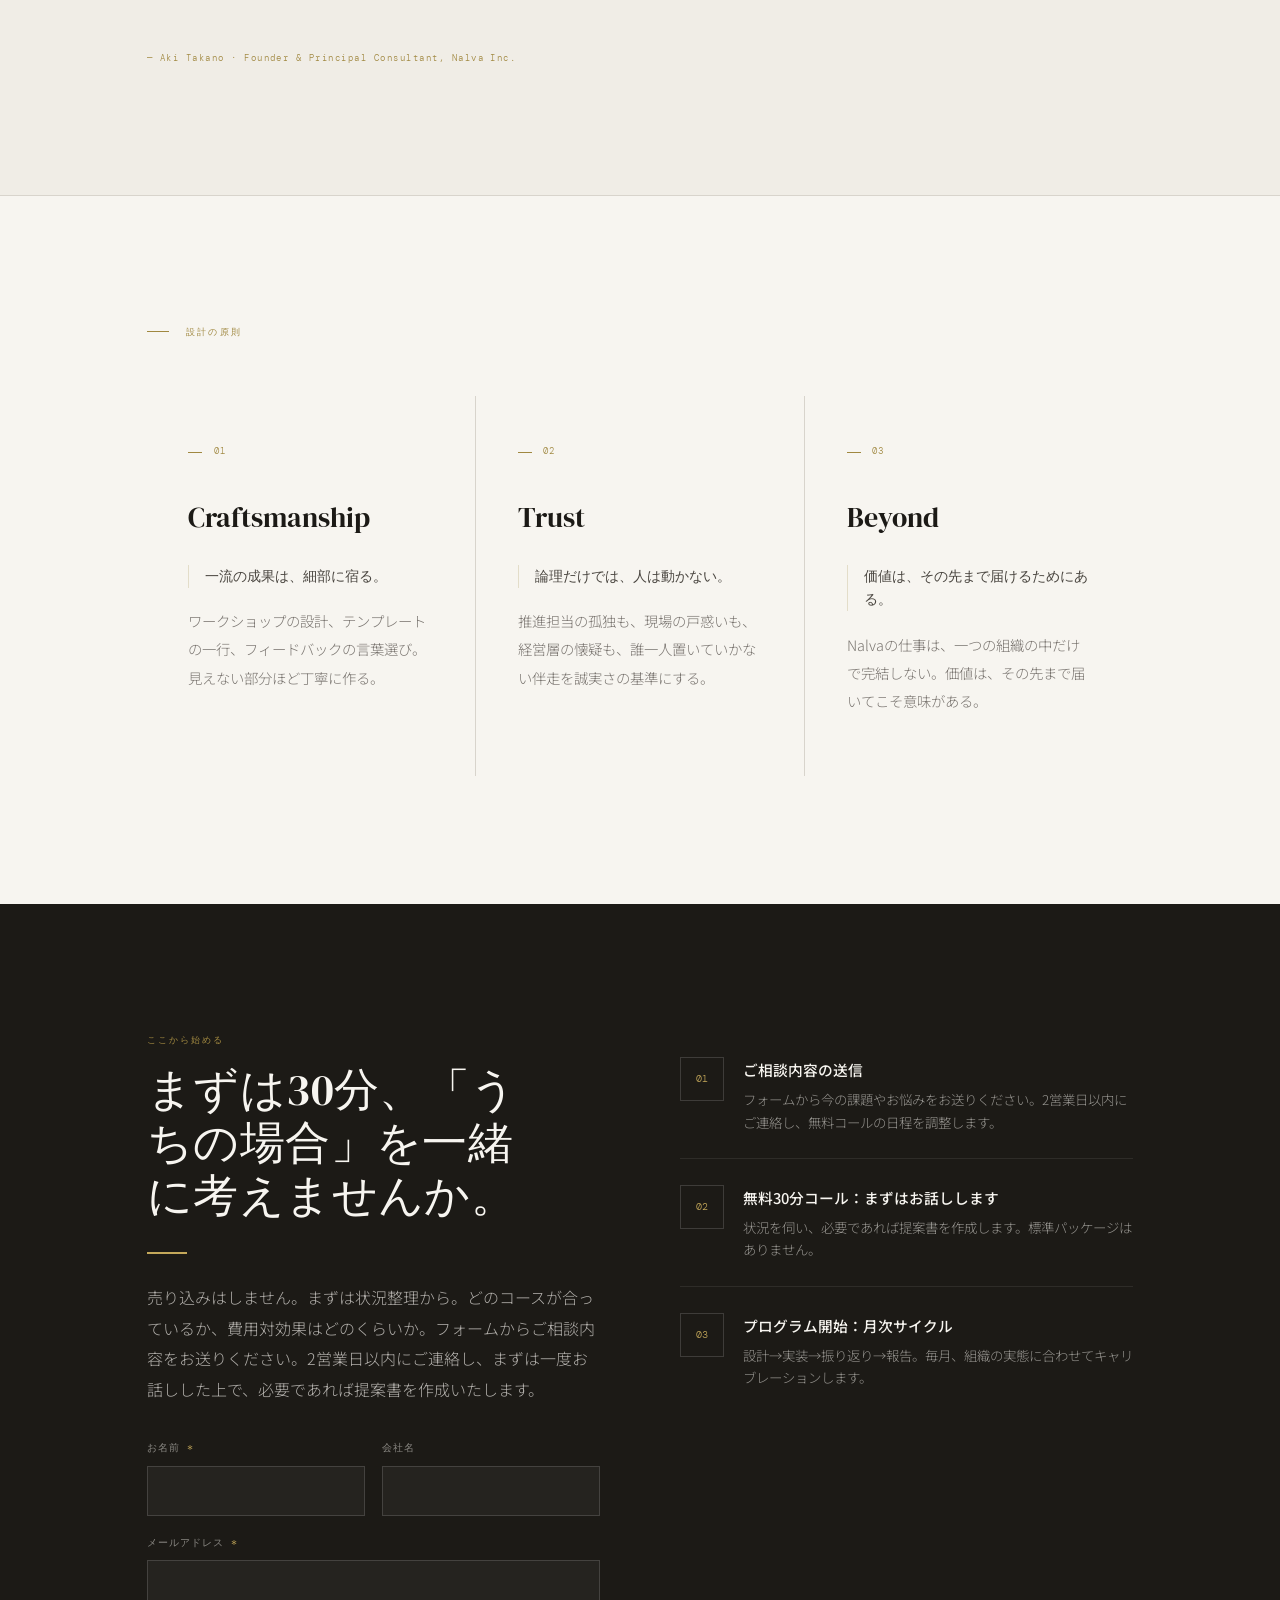
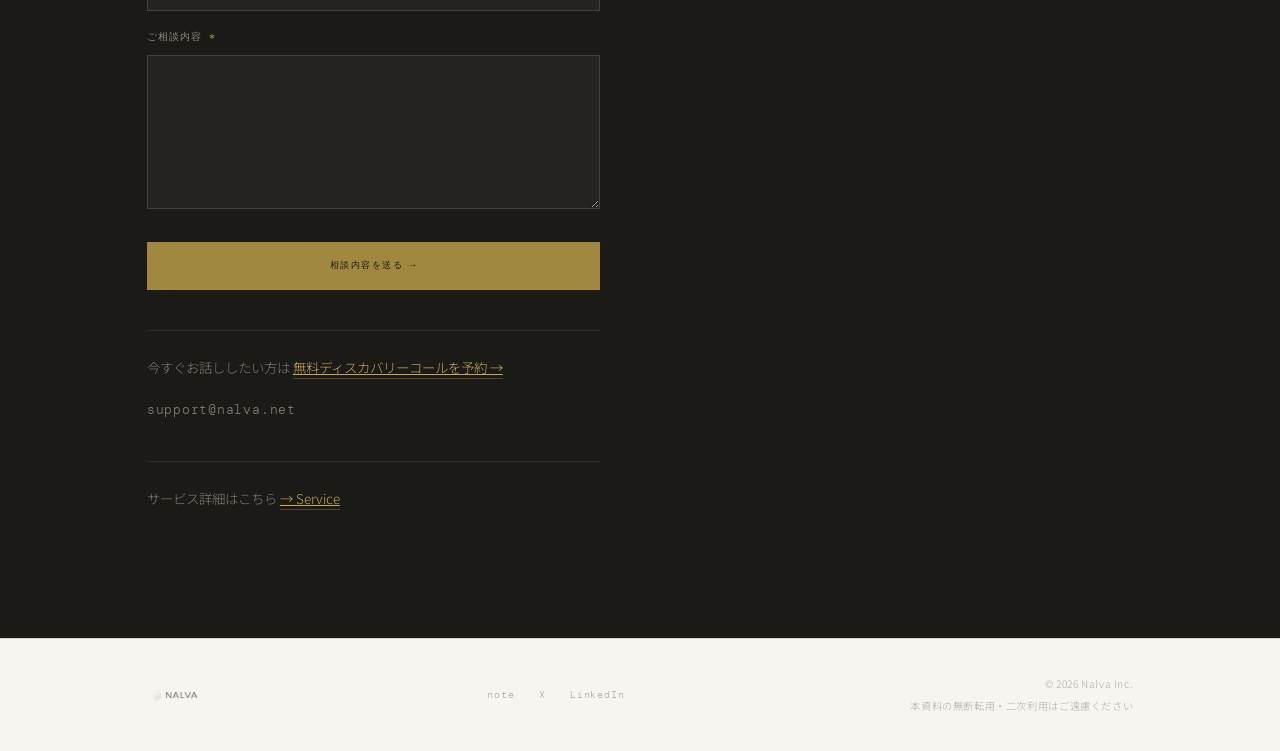
<file: about.html>
<!DOCTYPE html>
<html lang="ja" data-lang="ja">
<head>
  <!-- Google tag (gtag.js) -->
  <script async src="https://www.googletagmanager.com/gtag/js?id=G-SFW03DREZH"></script>
  <script>
    window.dataLayer = window.dataLayer || [];
    function gtag(){dataLayer.push(arguments);}
    gtag('js', new Date());
    gtag('config', 'G-SFW03DREZH');
  </script>
  <style>
    /* reveal初期状態をopacity:1に上書き。JSでinクラスを付与する必要をなくす */
    .reveal, .stagger { opacity: 1 !important; transform: none !important; }
    .stagger > * { opacity: 1 !important; transform: none !important; }
  </style>
  <meta charset="UTF-8" />
  <meta name="viewport" content="width=device-width, initial-scale=1.0" />
  <link rel="icon" href="/favicon.ico" sizes="any" />
  <link rel="icon" type="image/png" sizes="32x32" href="/favicon-32x32.png" />
  <link rel="icon" type="image/png" sizes="16x16" href="/favicon-16x16.png" />
  <link rel="apple-touch-icon" sizes="180x180" href="/apple-touch-icon.png" />
  <link rel="manifest" href="/site.webmanifest" />
  <title>About — Nalva Inc.</title>
  <meta name="description" content="Designing a future where gratitude circulates. Nalva Inc. — Aki Takano" />
  <link rel="preconnect" href="https://fonts.googleapis.com" />
  <link rel="preconnect" href="https://fonts.gstatic.com" crossorigin />
  <link href="https://fonts.googleapis.com/css2?family=Noto+Sans+JP:wght@300;400;500;700&family=DM+Serif+Display&family=DM+Mono:wght@400;500&display=swap" rel="stylesheet" />
  <style>
    :root {
      --bg:          #F7F5F0;
      --bg-white:    #FFFFFF;
      --bg-lifted:   #F0EDE6;
      --bg-card:     #EDEAE3;
      --bg-ink:      #1C1A16;
      --rule:        #D8D4CC;
      --rule-accent: rgba(160,136,64,0.22);
      --gold:        #A08840;
      --gold-lite:   #C4A85A;
      --gold-dim:    rgba(160,136,64,0.25);
      --gold-ghost:  rgba(160,136,64,0.08);
      --gold-bg:     #FAF6EC;
      --ink:         #1C1A16;
      --ink-mid:     #4A4640;
      --ink-low:     #7A7570;
      --ink-dim:     #B0ACA5;
      --serif: 'DM Serif Display', Georgia, serif;
      --sans:  'Noto Sans JP', sans-serif;
      --mono:  'DM Mono', monospace;
      --max:   1140px;
      --pad:   6vw;
    }
    *, *::before, *::after { box-sizing: border-box; margin: 0; padding: 0; }
    html { scroll-behavior: smooth; }
    body {
      background: var(--bg);
      color: var(--ink);
      font-family: var(--sans);
      font-size: 17px;
      font-weight: 300;
      line-height: 1.80;
      -webkit-font-smoothing: antialiased;
    }
    .wrap { max-width: var(--max); margin-inline: auto; padding-inline: var(--pad); }
    .label { font-family: var(--mono); font-size: 0.58rem; letter-spacing: 0.22em; color: var(--gold); text-transform: uppercase; }
    .label-line { display: flex; align-items: center; gap: 1.1rem; }
    .label-line::before { content: ''; display: block; width: 22px; height: 1px; background: var(--gold); flex-shrink: 0; }

    /* NAV */
    nav {
      position: fixed; inset-block-start: 0; inset-inline: 0; z-index: 200;
      height: 66px; display: flex; align-items: center; justify-content: space-between;
      padding-inline: var(--pad);
      border-bottom: 1px solid var(--rule);
      background: rgba(247,245,240,0.92);
      backdrop-filter: blur(18px); -webkit-backdrop-filter: blur(18px);
      transition: border-color 0.4s;
    }
    nav.scrolled { border-bottom-color: var(--rule-accent); }
    .nav-logo img { height: 25px; opacity: 0.92; display: block; }
    .nav-right { display: flex; align-items: center; gap: 2.8rem; }
    .nav-contact {
      font-family: var(--mono); font-size: 0.60rem; letter-spacing: 0.14em;
      color: var(--gold); text-decoration: none;
      border-bottom: 1px solid var(--gold-dim); padding-bottom: 2px;
      transition: color 0.2s, border-color 0.2s;
    }
    .nav-contact:hover { color: var(--ink); border-color: var(--ink-low); }

    /* LANG TOGGLE */
    .lang-toggle {
      display: flex;
      align-items: center;
      gap: 0;
      border: 1px solid var(--rule-accent);
      overflow: hidden;
    }
    .lang-btn {
      font-family: var(--mono);
      font-size: 0.54rem;
      letter-spacing: 0.14em;
      color: var(--ink-dim);
      background: none;
      border: none;
      padding: 0.28rem 0.6rem;
      cursor: pointer;
      transition: color 0.2s, background 0.2s;
      text-transform: uppercase;
    }
    .lang-btn:first-child { border-right: 1px solid var(--rule-accent); }
    .lang-btn.active { color: var(--gold); background: var(--gold-ghost); }
    .lang-btn:hover:not(.active) { color: var(--ink-low); }

    @media (max-width: 860px) {
    }

    /* LANG SYSTEM */
    [data-lang="ja"] [data-en] { display: none; }
    [data-lang="en"] [data-ja] { display: none; }

    /* HERO */
    .hero { padding-top: calc(66px + 10vw); padding-bottom: 9vw; padding-inline: var(--pad); max-width: var(--max); margin-inline: auto; }
    .hero-eyebrow { margin-bottom: 3rem; }
    .hero h1 { font-family: var(--serif); font-size: clamp(2.6rem, 5vw, 5.2rem); font-weight: 400; color: var(--ink); line-height: 1.15; letter-spacing: -0.01em; max-width: 640px; }
    .hero-rule { margin-top: 8vw; height: 1px; background: var(--rule); }

    /* COMPANY */
    .company { padding-block: 8rem; }
    .company-inner { max-width: 640px; }
    .company-body { margin-top: 2.8rem; font-size: 1.02rem; color: var(--ink-mid); line-height: 2.05; }
    .company-body p + p { margin-top: 1.4rem; }
    .company-accent { color: var(--ink); font-family: var(--serif); }

    /* FOUNDER */
    .founder { padding-block: 8rem; background: var(--bg-lifted); border-block: 1px solid var(--rule); }
    .founder-inner { max-width: 640px; }
    .founder-message { margin-top: 3rem; font-size: 0.96rem; color: var(--ink-mid); line-height: 2.1; }
    .founder-message p + p { margin-top: 1.3rem; }
    .founder-emphasis {
      font-family: var(--serif); font-size: 1.12rem; color: var(--ink);
      line-height: 1.85; padding-left: 1.6rem;
      border-left: 1px solid var(--rule-accent); margin-block: 2rem;
    }
    .founder-sig { margin-top: 2.8rem; font-family: var(--mono); font-size: 0.58rem; letter-spacing: 0.16em; color: var(--gold); }

    /* VALUES */
    .values { padding-block: 8rem; }
    .values-grid { margin-top: 3.5rem; display: grid; grid-template-columns: 1fr 1fr 1fr; gap: 1px; background: var(--rule); }
    @media (max-width: 760px) { .values-grid { grid-template-columns: 1fr; } }
    .value-card { background: var(--bg); padding: 3rem 2.6rem 3.8rem; transition: background 0.24s; }
    .value-card:hover { background: var(--bg-card); }
    .value-idx { font-family: var(--mono); font-size: 0.54rem; letter-spacing: 0.18em; color: var(--gold); margin-bottom: 2rem; display: flex; align-items: center; gap: 0.7rem; }
    .value-idx::before { content: ''; display: block; width: 14px; height: 1px; background: var(--gold); }
    .value-name { font-family: var(--serif); font-size: clamp(1.5rem, 2.2vw, 2.1rem); color: var(--ink); margin-bottom: 1.4rem; }
    .value-tagline { font-family: var(--serif); font-size: 0.88rem; color: var(--ink-mid); line-height: 1.65; padding-left: 1rem; border-left: 1px solid var(--rule-accent); margin-bottom: 1.2rem; }
    .value-body { font-size: 0.90rem; color: var(--ink-low); line-height: 1.95; text-wrap: pretty; }

    /* CONTACT */
    .contact-section { background: var(--bg-ink); color: #F7F5F0; padding-block: 8rem; }
    .contact-inner {
      max-width: var(--max); margin-inline: auto; padding-inline: var(--pad);
      display: grid; grid-template-columns: 1fr 1fr; gap: 5rem; align-items: start;
    }
    @media(max-width:720px) { .contact-inner { grid-template-columns: 1fr; gap: 3rem; } }
    .contact-left h2 { font-family: var(--serif); font-size: clamp(2rem, 3.5vw, 3rem); font-weight: 400; line-height: 1.18; letter-spacing: 0.01em; color: #F7F5F0; margin-top: 1rem; margin-bottom: 1.5rem; text-wrap: balance; }
    .contact-left p { color: rgba(247,245,240,0.68); font-size: 1rem; line-height: 1.9; }
    .contact-divider { width: 40px; height: 2px; background: var(--gold-lite); margin: 1.8rem 0; }
    .contact-right { display: flex; flex-direction: column; gap: 0; }
    .contact-step {
      display: grid; grid-template-columns: 44px 1fr; gap: 1.2rem; align-items: start;
      padding: 1.6rem 0; border-bottom: 1px solid rgba(255,255,255,0.08);
    }
    .contact-step:last-child { border-bottom: none; }
    .contact-step-n {
      width: 44px; height: 44px; border: 1px solid rgba(255,255,255,0.15);
      display: flex; align-items: center; justify-content: center;
      font-family: var(--mono); font-size: 0.62rem; color: var(--gold-lite); flex-shrink: 0;
    }
    .contact-step h4 { font-family: 'Noto Sans JP', sans-serif; font-weight: 500; font-size: 0.92rem; color: #F7F5F0; margin-bottom: 0.3rem; }
    .contact-step p { font-size: 0.84rem; color: rgba(247,245,240,0.55); line-height: 1.65; }
    .contact-cta {
      display: inline-flex; align-items: center; gap: 0.5rem;
      background: var(--gold); color: var(--bg-ink); font-family: var(--mono);
      font-size: 0.58rem; letter-spacing: 0.16em; text-transform: uppercase;
      padding: 1.1rem 2rem; margin-top: 2.5rem;
      border: none; cursor: pointer; transition: background 0.2s; text-decoration: none;
    }
    .contact-cta:hover { background: var(--gold-lite); }
    .contact-email { font-family: var(--mono); font-size: 0.80rem; letter-spacing: 0.06em; color: rgba(247,245,240,0.45); margin-top: 1.2rem; }
    .contact-email a { color: inherit; text-decoration: none; }
    .contact-alt-link {
      display: block; margin-top: 2.5rem; padding-top: 1.5rem;
      border-top: 1px solid rgba(255,255,255,0.08);
      font-size: 0.84rem; color: rgba(247,245,240,0.45);
    }
    .contact-alt-link a { color: var(--gold-lite); border-bottom: 1px solid rgba(196,168,90,0.3); padding-bottom: 1px; }
    .contact-alt-link + .contact-alt-link { margin-top: 1rem; padding-top: 0; border-top: none; }

    .contact-form { margin-top: 2.2rem; }
    .form-row { display: grid; grid-template-columns: 1fr 1fr; gap: 1.1rem; }
    @media(max-width:480px) { .form-row { grid-template-columns: 1fr; } }
    .form-group { margin-bottom: 1.1rem; }
    .form-group label {
      display: block; font-family: var(--mono); font-size: 0.62rem;
      letter-spacing: 0.1em; text-transform: uppercase;
      color: rgba(247,245,240,0.5); margin-bottom: 0.55rem;
    }
    .form-group .req { color: var(--gold-lite); }
    .form-group input, .form-group textarea {
      width: 100%; background: rgba(255,255,255,0.04);
      border: 1px solid rgba(255,255,255,0.14); color: #F7F5F0;
      font-family: 'Noto Sans JP', sans-serif; font-size: 0.92rem;
      padding: 0.85rem 1rem; transition: border-color 0.2s, background 0.2s;
    }
    .form-group input::placeholder, .form-group textarea::placeholder { color: rgba(247,245,240,0.3); }
    .form-group input:focus, .form-group textarea:focus {
      outline: none; border-color: var(--gold-lite); background: rgba(255,255,255,0.07);
    }
    .form-group textarea { resize: vertical; min-height: 120px; line-height: 1.7; }
    .contact-submit { width: 100%; justify-content: center; margin-top: 0.4rem; border: none; }
    .form-hp { position: absolute; left: -9999px; }

    /* FOOTER */
    footer { padding-block: 2.2rem; border-top: 1px solid var(--rule); }
    .footer-inner { max-width: var(--max); margin-inline: auto; padding-inline: var(--pad); display: flex; justify-content: space-between; align-items: center; flex-wrap: wrap; gap: 1rem; }
    footer img { height: 20px; opacity: 0.38; }
    .footer-right { display: flex; flex-direction: column; align-items: flex-end; gap: 0.25rem; }
    footer p { font-size: 0.64rem; color: var(--ink-dim); letter-spacing: 0.06em; }
    .footer-social { display: flex; gap: 1.5rem; }
    .footer-social a { font-family: var(--mono); font-size: 0.60rem; letter-spacing: 0.10em; color: var(--ink-dim); text-decoration: none; transition: color 0.2s; }
    .footer-social a:hover { color: var(--gold); }
    @media (max-width: 600px) {
      .footer-inner { flex-direction: column; align-items: center; text-align: center; gap: 0.75rem; }
      .footer-right { align-items: center; }
    }

    /* SCROLL REVEAL */
    .reveal { opacity: 0; transform: translateY(16px); transition: opacity 0.78s ease, transform 0.78s ease; }
    .reveal.in { opacity: 1; transform: none; }
    .stagger > * { opacity: 0; transform: translateY(12px); transition: opacity 0.65s ease, transform 0.65s ease; }
    .stagger.in > *:nth-child(1) { opacity:1; transform:none; transition-delay:0s; }
    .stagger.in > *:nth-child(2) { opacity:1; transform:none; transition-delay:0.08s; }
    .stagger.in > *:nth-child(3) { opacity:1; transform:none; transition-delay:0.16s; }
  </style>
</head>
<body>

<!-- NAV -->
<nav id="nav"></nav>

<!-- HERO -->
<div class="hero">
  <div class="hero-eyebrow reveal">
    <span class="label-line label">About Nalva</span>
  </div>
  <h1 class="reveal">
    <span data-ja>感謝が循環する<br>未来を設計する。</span>
    <span data-en>Designing a future<br>where gratitude circulates.</span>
  </h1>
  <div class="hero-rule"></div>
</div>

<!-- COMPANY -->
<section class="company">
  <div class="wrap">
    <div class="company-inner reveal">
      <span class="label-line label">What We Do</span>
      <div class="company-body">
        <p>
          <span data-ja><span class="company-accent">Nalvaは、AIを教える会社ではありません。</span><br>思考と構造を設計する会社です。</span>
          <span data-en><span class="company-accent">Nalva is not a company that teaches AI.</span><br>We are a company that designs thinking and structure.</span>
        </p>
        <p>
          <span data-ja>変革が属人化せず、いなくなっても続く状態をつくる。<br>依存を生まない設計。それが、Nalvaの仕事です。</span>
          <span data-en>Creating a state where transformation doesn't depend on any one person — and continues even after we've gone.<br>Design that generates no dependency. That is Nalva's work.</span>
        </p>
      </div>
    </div>
  </div>
</section>

<!-- FOUNDER -->
<section class="founder" id="founder">
  <div class="wrap">
    <div class="founder-inner reveal">
      <span class="label-line label">Founder's Message</span>
      <div class="founder-message">
        <p>
          <span data-ja>ITベンダーとして技術の理想を見てきました。組織変革の現場では、構造の難しさも見てきました。ツール導入が進まない現実や、DX担当が孤立する場面も経験してきました。</span>
          <span data-en>As an IT vendor, I witnessed the ideals of technology. On the front lines of organizational transformation, I saw the difficulty of structure. I experienced the reality of stalled tool adoption and the isolation that DX champions face.</span>
        </p>
        <div class="founder-emphasis">
          <span data-ja>DXは進まないのではない。<br>構造が設計されていないだけだと。</span>
          <span data-en>DX doesn't fail to advance.<br>The structure simply hasn't been designed.</span>
        </div>
        <p>
          <span data-ja>Nalvaは、思考と組織、そしてAI実装を横断して設計します。変革が属人化せず、いなくなっても続く状態をつくる。</span>
          <span data-en>Nalva designs across thinking, organization, and AI implementation. We create a state where transformation persists — not dependent on any individual, continuing even after we leave.</span>
        </p>
        <p>
          <span data-ja>依存を生まない。それが、私の役割です。</span>
          <span data-en>No dependency created. That is my role.</span>
        </p>
      </div>
      <p class="founder-sig">— Aki Takano · Founder &amp; Principal Consultant, Nalva Inc.</p>
    </div>
  </div>
</section>

<!-- VALUES -->
<section class="values" id="values">
  <div class="wrap">
    <div class="reveal">
      <span class="label-line label">
        <span data-ja>設計の原則</span>
        <span data-en>Design Principles</span>
      </span>
    </div>
    <div class="values-grid stagger">
      <div class="value-card">
        <div class="value-idx">01</div>
        <div class="value-name">Craftsmanship</div>
        <p class="value-tagline">
          <span data-ja>一流の成果は、細部に宿る。</span>
          <span data-en>Excellence lives in the details.</span>
        </p>
        <p class="value-body">
          <span data-ja>ワークショップの設計、テンプレートの一行、フィードバックの言葉選び。見えない部分ほど丁寧に作る。</span>
          <span data-en>The design of every workshop, every line of every template, every word of every feedback. The parts no one sees are made with the most care.</span>
        </p>
      </div>
      <div class="value-card">
        <div class="value-idx">02</div>
        <div class="value-name">Trust</div>
        <p class="value-tagline">
          <span data-ja>論理だけでは、人は動かない。</span>
          <span data-en>Logic alone doesn't move people.</span>
        </p>
        <p class="value-body">
          <span data-ja>推進担当の孤独も、現場の戸惑いも、経営層の懐疑も、誰一人置いていかない伴走を誠実さの基準にする。</span>
          <span data-en>The loneliness of the DX lead, the confusion on the ground floor, the skepticism in the boardroom — leaving no one behind in the journey is the standard of integrity.</span>
        </p>
      </div>
      <div class="value-card">
        <div class="value-idx">03</div>
        <div class="value-name">Beyond</div>
        <p class="value-tagline">
          <span data-ja>価値は、その先まで届けるためにある。</span>
          <span data-en>Value exists to reach beyond its origin.</span>
        </p>
        <p class="value-body">
          <span data-ja>Nalvaの仕事は、一つの組織の中だけで完結しない。価値は、その先まで届いてこそ意味がある。</span>
          <span data-en>Nalva's work doesn't complete within a single organization. Value only has meaning when it reaches further.</span>
        </p>
      </div>
    </div>
  </div>
</section>

<!-- CONTACT -->
<section class="contact-section" id="contact">
  <div class="contact-inner">
    <div class="contact-left">
      <div class="label gold">
        <span data-en>Start Here</span>
        <span data-ja>ここから始める</span>
      </div>
      <h2>
        <span data-ja>まずは30分、「うちの場合」を一緒に考えませんか。</span>
        <span data-en>Let's spend 30 minutes thinking through your specific situation.</span>
      </h2>
      <div class="contact-divider"></div>
      <p>
        <span data-ja>売り込みはしません。まずは状況整理から。どのコースが合っているか、費用対効果はどのくらいか。フォームからご相談内容をお送りください。2営業日以内にご連絡し、まずは一度お話しした上で、必要であれば提案書を作成いたします。</span>
        <span data-en>No sales pitch — just clarifying the situation. Which program fits, what the ROI might look like. Share your situation through the form below. We'll follow up within 2 business days to talk it through first, and put together a proposal if it makes sense.</span>
      </p>
      <form name="contact" method="POST" data-netlify="true" netlify-honeypot="bot-field" action="/thank-you.html" class="contact-form">
        <input type="hidden" name="form-name" value="contact" />
        <p class="form-hp" aria-hidden="true">
          <label>Leave this field empty <input name="bot-field" tabindex="-1" autocomplete="off" /></label>
        </p>

        <div class="form-row">
          <div class="form-group">
            <label for="cf-name"><span data-ja>お名前</span><span data-en>Name</span> <span class="req">*</span></label>
            <input type="text" id="cf-name" name="name" required>
          </div>
          <div class="form-group">
            <label for="cf-company"><span data-ja>会社名</span><span data-en>Company</span></label>
            <input type="text" id="cf-company" name="company">
          </div>
        </div>

        <div class="form-group">
          <label for="cf-email"><span data-ja>メールアドレス</span><span data-en>Email</span> <span class="req">*</span></label>
          <input type="email" id="cf-email" name="email" required>
        </div>

        <div class="form-group">
          <label for="cf-message"><span data-ja>ご相談内容</span><span data-en>What's on your mind</span> <span class="req">*</span></label>
          <textarea id="cf-message" name="message" rows="5" required></textarea>
        </div>

        <button type="submit" class="contact-cta contact-submit">
          <span data-ja>相談内容を送る →</span>
          <span data-en>Send Your Inquiry →</span>
        </button>
      </form>

      <div class="contact-alt-link">
        <span data-ja>今すぐお話ししたい方は <a href="https://calendly.com/atakano-nalva/30min" target="_blank" rel="noopener">無料ディスカバリーコールを予約 →</a></span>
        <span data-en>Prefer to talk now? <a href="https://calendly.com/atakano-nalva/30min" target="_blank" rel="noopener">Book Free Discovery Call →</a></span>
      </div>
      <div class="contact-email" id="contactEmail"></div>
      <div class="contact-alt-link">
        <span data-en>Learn more about our services <a href="service.html">→ Service</a></span>
        <span data-ja>サービス詳細はこちら <a href="service.html">→ Service</a></span>
      </div>
    </div>

    <div class="contact-right">
      <div class="contact-step">
        <div class="contact-step-n">01</div>
        <div>
          <h4 data-en>Tell us your situation</h4>
          <h4 data-ja>ご相談内容の送信</h4>
          <p data-en>Share your challenge through the form. We'll follow up within 2 business days to schedule a free call.</p>
          <p data-ja>フォームから今の課題やお悩みをお送りください。2営業日以内にご連絡し、無料コールの日程を調整します。</p>
        </div>
      </div>
      <div class="contact-step">
        <div class="contact-step-n">02</div>
        <div>
          <h4 data-en>Free 30-min call — let's talk it through</h4>
          <h4 data-ja>無料30分コール：まずはお話しします</h4>
          <p data-en>We'll hear your situation and put together a proposal if it makes sense. No standard packages.</p>
          <p data-ja>状況を伺い、必要であれば提案書を作成します。標準パッケージはありません。</p>
        </div>
      </div>
      <div class="contact-step">
        <div class="contact-step-n">03</div>
        <div>
          <h4 data-en>Program begins — monthly cycle</h4>
          <h4 data-ja>プログラム開始：月次サイクル</h4>
          <p data-en>Design → Implement → Reflect → Report. Calibrated each cycle to your org's reality.</p>
          <p data-ja>設計→実装→振り返り→報告。毎月、組織の実態に合わせてキャリブレーションします。</p>
        </div>
      </div>
    </div>
  </div>
</section>

<!-- FOOTER -->
<footer></footer>

<script src="js/shared.js"></script>
<script>
  // Nav scroll
  (function () {
    var nav = document.getElementById('nav');
    window.addEventListener('scroll', function () {
      nav.classList.toggle('scrolled', window.scrollY > 40);
    }, { passive: true });
  })();
</script>
</body>
</html>
</file>
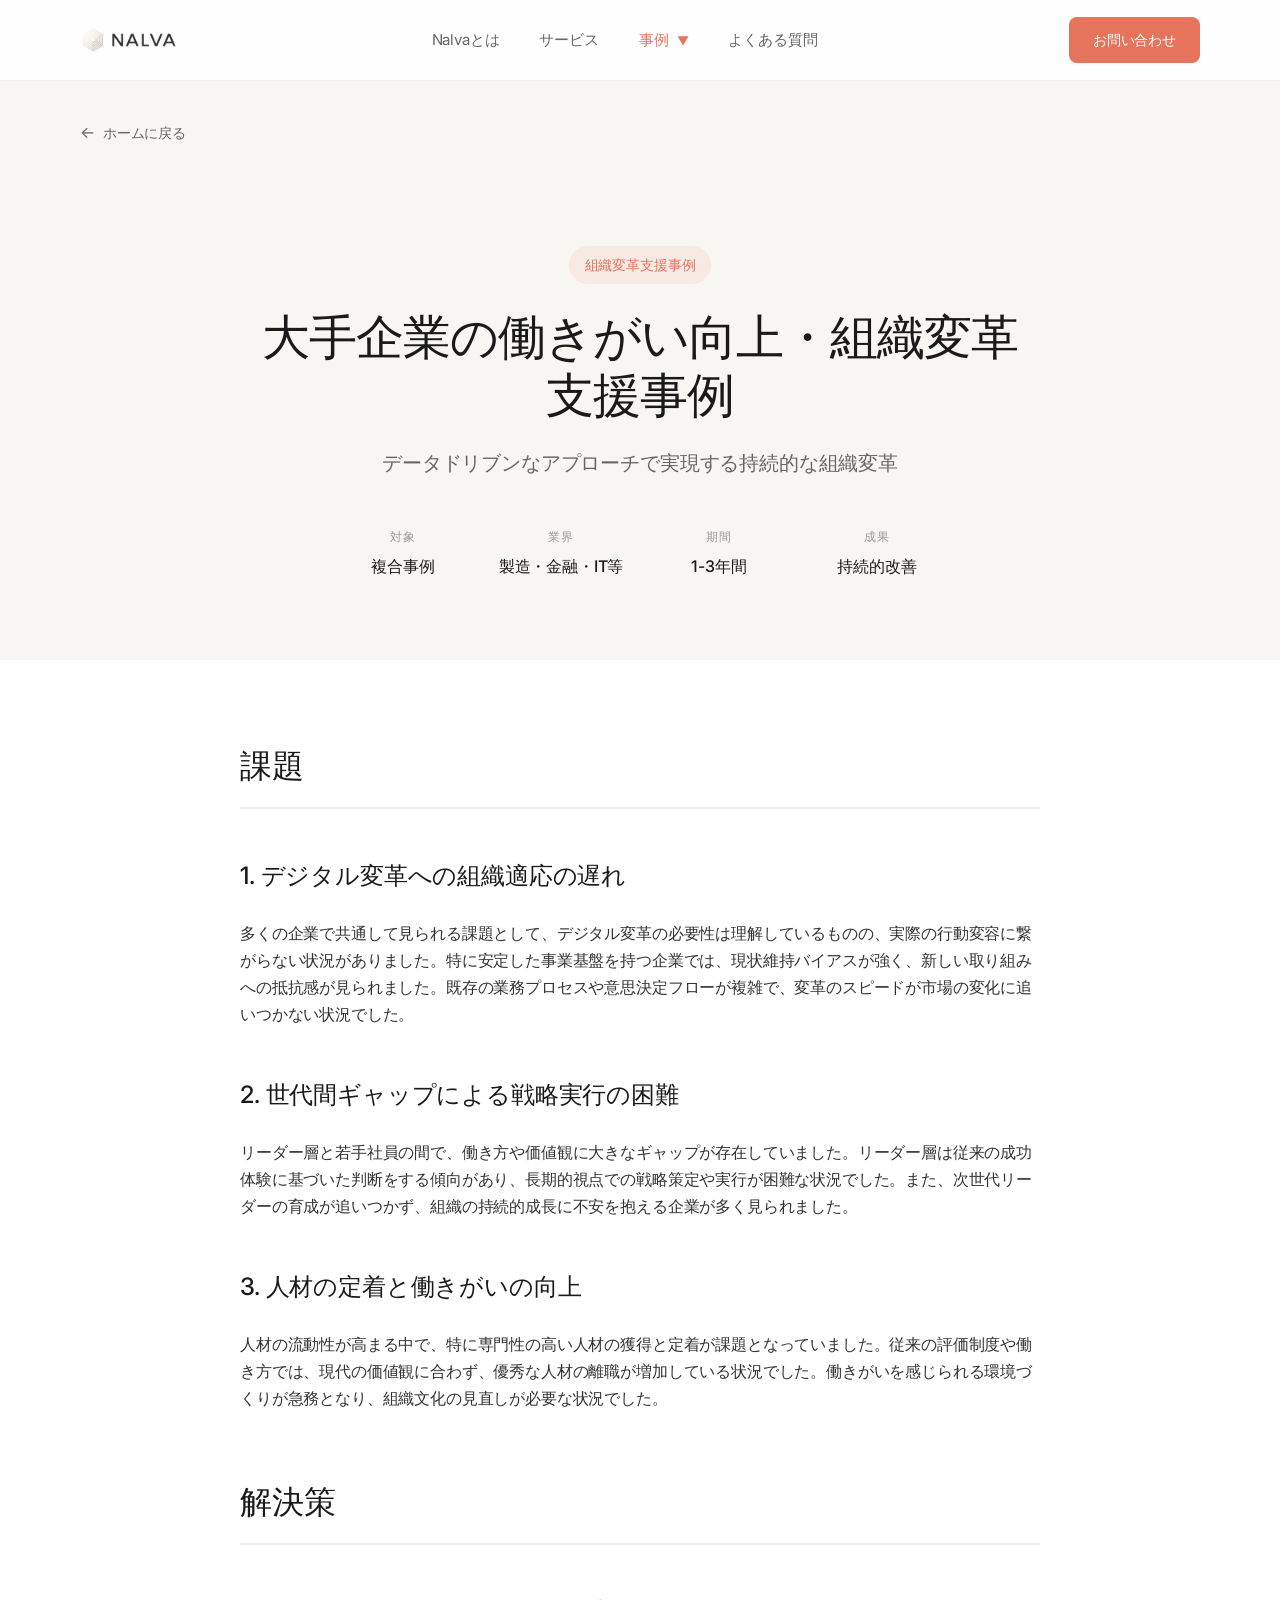
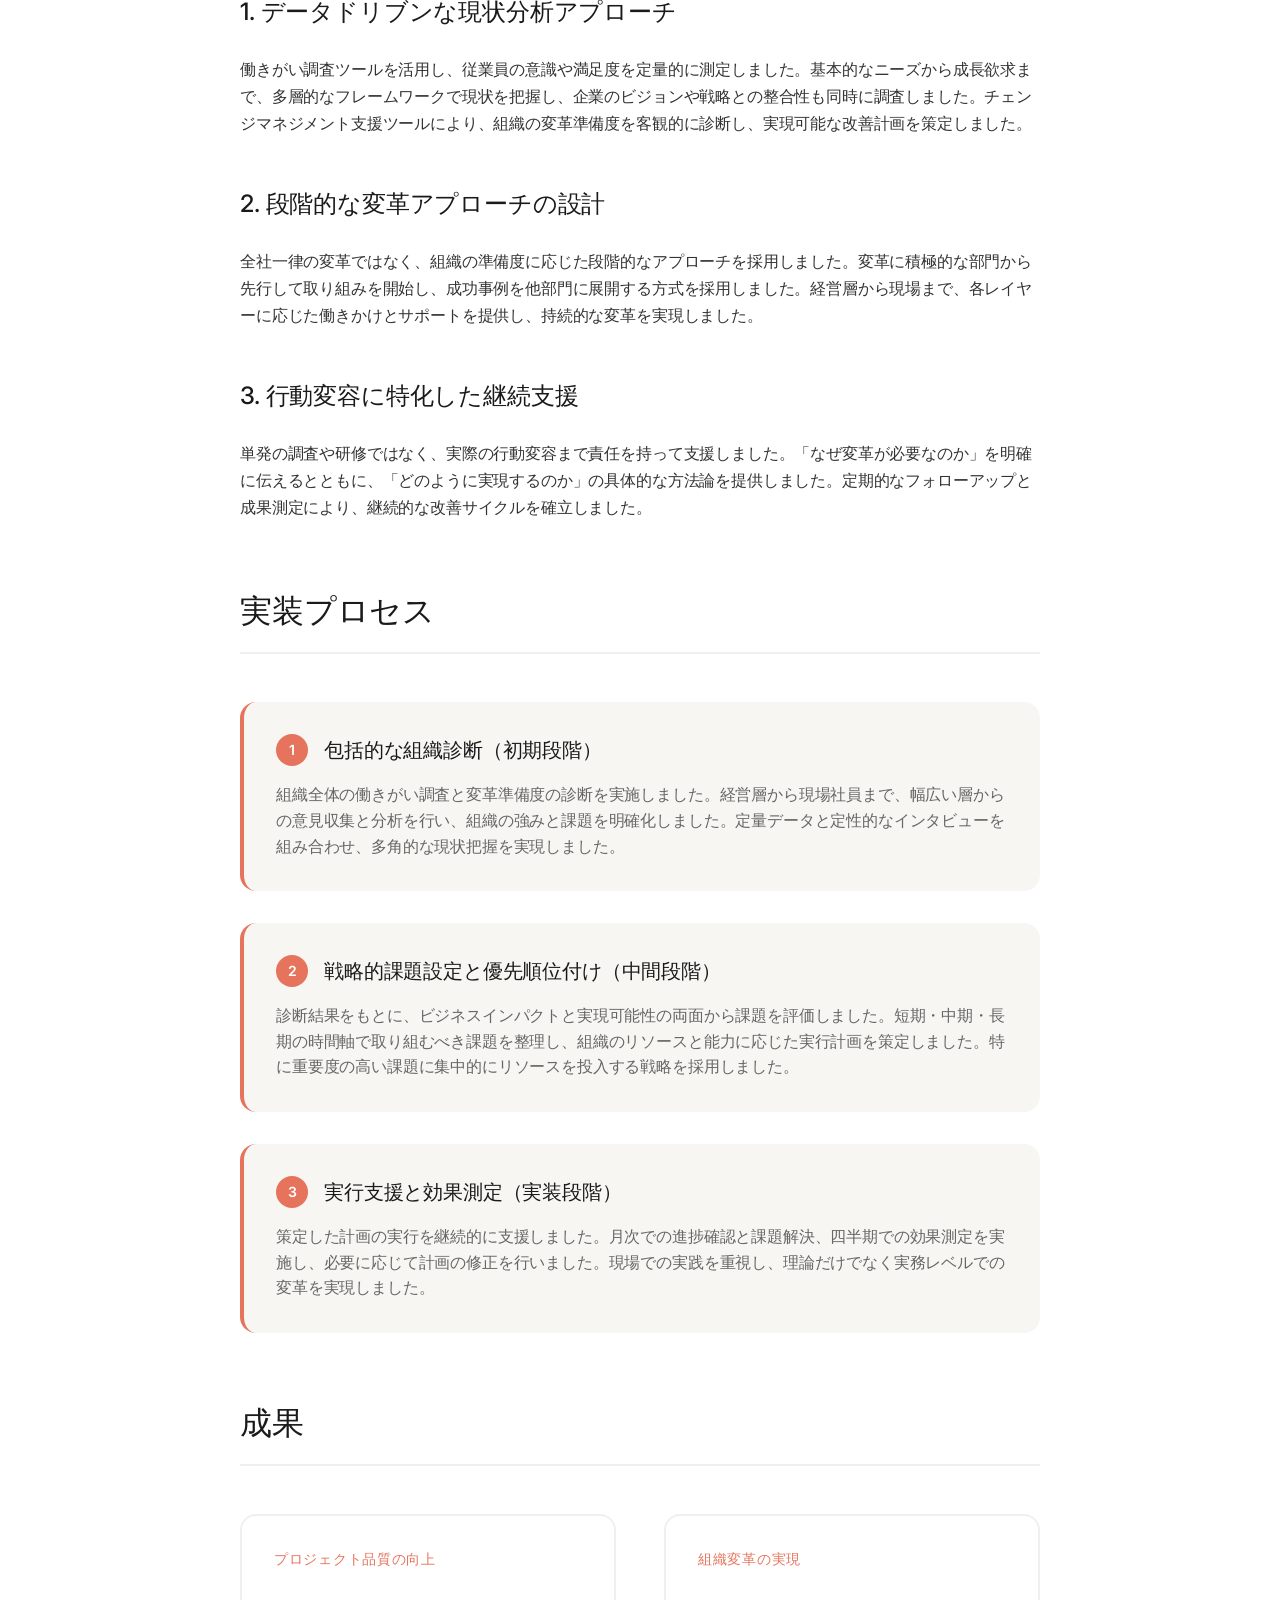
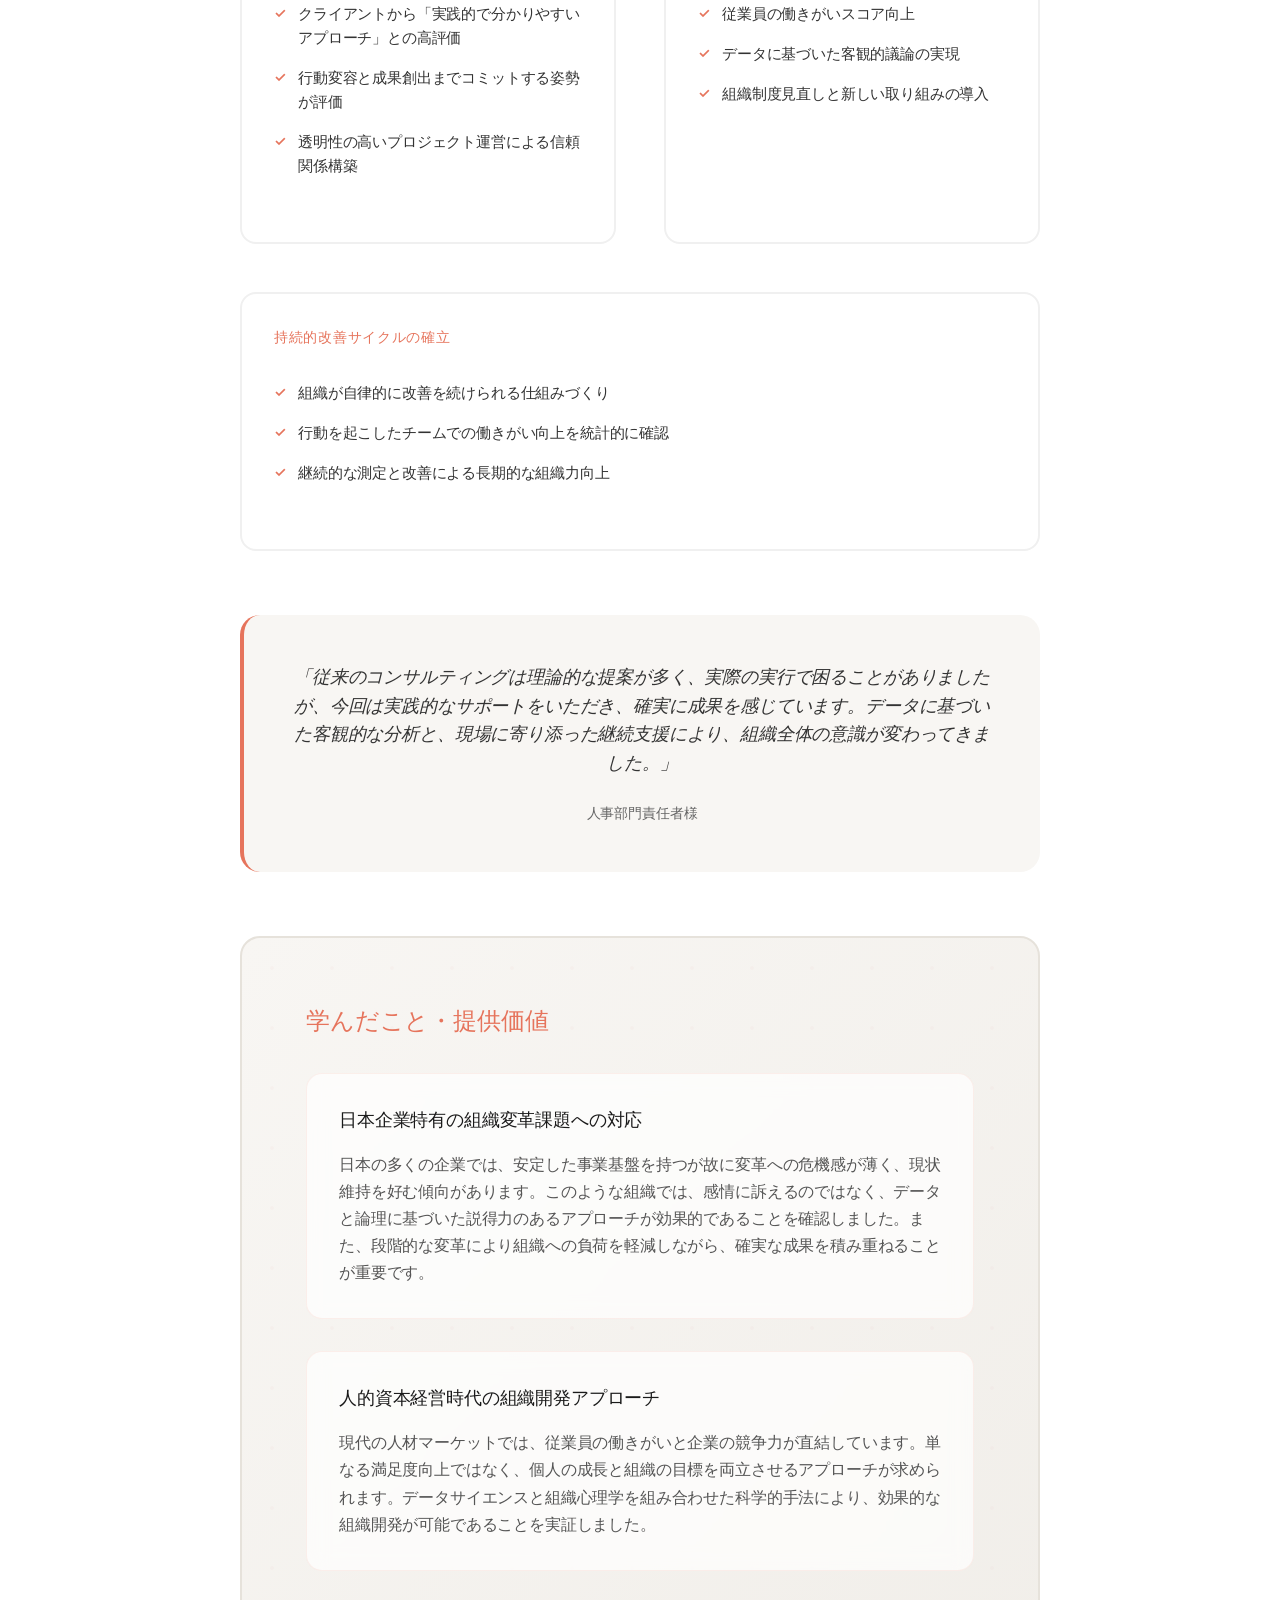
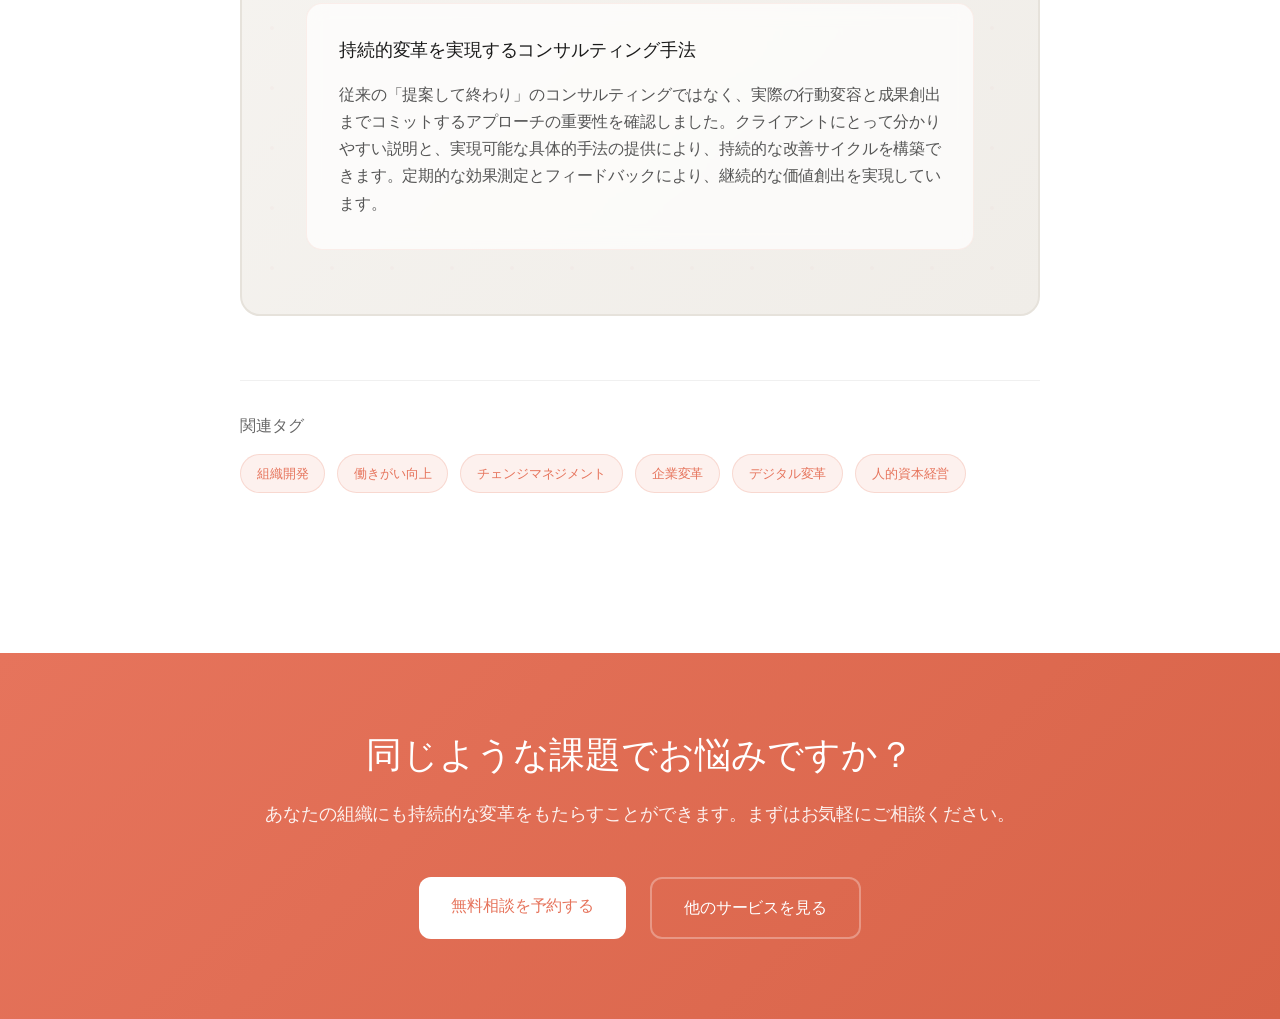
<file: case-study-2.html>
<!DOCTYPE html>
<html lang="ja">
<head>
    <meta charset="UTF-8">
    <meta name="viewport" content="width=device-width, initial-scale=1.0">
    <title>事例詳細 - 大手企業の働きがい向上・組織変革支援 | NALVA</title>
    <meta name="description" content="大手企業における働きがい向上と組織変革支援の成功事例。データドリブンなアプローチで実際の行動変容まで実現した支援内容を詳しくご紹介します。">
    
    <!-- ファビコン -->
    <link rel="icon" type="image/x-icon" href="./favicon.ico">
    
    <link rel="preconnect" href="https://fonts.googleapis.com">
    <link rel="preconnect" href="https://fonts.gstatic.com" crossorigin>
    <link href="https://fonts.googleapis.com/css2?family=Inter:wght@300;400;500;600;700&display=swap" rel="stylesheet">
    
    <style>
        * {
            margin: 0;
            padding: 0;
            box-sizing: border-box;
        }
        
        body {
            font-family: 'Inter', -apple-system, BlinkMacSystemFont, sans-serif;
            line-height: 1.6;
            color: #1a1a1a;
            background: #fefefe;
            font-weight: 300;
            letter-spacing: -0.01em;
        }
        
        .container {
            max-width: 1200px;
            margin: 0 auto;
            padding: 0 40px;
        }
        
        /* Header */
        header {
            position: fixed;
            top: 0;
            left: 0;
            right: 0;
            background: rgba(254, 254, 254, 0.95);
            backdrop-filter: blur(20px);
            border-bottom: 1px solid rgba(0, 0, 0, 0.05);
            z-index: 1000;
            transition: all 0.3s ease;
        }
        
        nav {
            display: flex;
            align-items: center;
            justify-content: space-between;
            height: 80px;
            position: relative;
        }
        
        .logo a {
            display: flex;
            align-items: center;
            text-decoration: none;
        }
        
        .logo img {
            height: 40px;
            width: auto;
            object-fit: contain;
        }
        
        .nav-links {
            display: flex;
            gap: 40px;
            list-style: none;
        }
        
        .nav-links a {
            text-decoration: none;
            color: #666;
            font-size: 15px;
            font-weight: 400;
            transition: color 0.2s ease;
        }
        
        .nav-links a:hover,
        .nav-links a.active {
            color: #e6745c;
        }
        
        /* Dropdown Menu */
        .dropdown {
            position: relative;
        }
        
        .dropdown-content {
            display: none;
            position: absolute;
            top: 100%;
            left: 0;
            background: white;
            min-width: 250px;
            box-shadow: 0 8px 32px rgba(0, 0, 0, 0.1);
            border-radius: 12px;
            padding: 16px 0;
            z-index: 1000;
            border: 1px solid rgba(0, 0, 0, 0.05);
            margin-top: 0;
        }
        
        /* 親要素または子要素にホバーしている間は表示 */
        .dropdown:hover .dropdown-content {
            display: block;
            animation: fadeInDown 0.3s ease;
        }
        
        /* ドロップダウンエリア全体を拡張してホバー範囲を確保 */
        .dropdown::after {
            content: '';
            position: absolute;
            top: 100%;
            left: -20px;
            right: -20px;
            height: 20px;
            z-index: 999;
        }
        
        @keyframes fadeInDown {
            from {
                opacity: 0;
                transform: translateY(-10px);
            }
            to {
                opacity: 1;
                transform: translateY(0);
            }
        }
        
        .dropdown-content a {
            display: block;
            padding: 12px 20px;
            text-decoration: none;
            color: #333;
            font-size: 14px;
            transition: all 0.2s ease;
            border-left: 3px solid transparent;
        }
        
        .dropdown-content a:hover {
            background: #f8f6f3;
            color: #e6745c;
            border-left-color: #e6745c;
        }
        
        .dropdown-content a.active {
            background: #f8f6f3;
            color: #e6745c;
            border-left-color: #e6745c;
        }
        
        .dropdown-arrow {
            margin-left: 8px;
            font-size: 12px;
            transition: transform 0.2s ease;
        }
        
        .dropdown:hover .dropdown-arrow {
            transform: rotate(180deg);
        }
        
        /* Mobile Menu */
         .mobile-menu-toggle {
            display: none;
            background: none;
            border: none;
            cursor: pointer;
            padding: 8px;
            flex-direction: column;
            gap: 4px;
            position: relative;
            width: 32px;
            height: 32px;
            justify-content: center;
            align-items: center;
        }
        
        .hamburger-line {
            width: 20px;
            height: 2px;
            background: #666;
            transition: all 0.3s ease;
            position: absolute;
        }
        
        .hamburger-line:nth-child(1) {
            top: 6px;
        }
        
        .hamburger-line:nth-child(2) {
            top: 15px;
        }
        
        .hamburger-line:nth-child(3) {
            top: 24px;
        }
        
        .mobile-menu-toggle.active .hamburger-line:nth-child(1) {
            top: 15px;
            transform: rotate(45deg);
        }
        
        .mobile-menu-toggle.active .hamburger-line:nth-child(2) {
            opacity: 0;
        }
        
        .mobile-menu-toggle.active .hamburger-line:nth-child(3) {
            top: 15px;
            transform: rotate(-45deg);
        }
        
        .mobile-menu {
            display: none;
            position: absolute;
            top: 100%;
            left: 0;
            right: 0;
            background: white;
            box-shadow: 0 8px 32px rgba(0, 0, 0, 0.1);
            border-top: 1px solid rgba(0, 0, 0, 0.05);
            padding: 24px;
        }
        
        .mobile-menu.active {
            display: block;
            animation: fadeInDown 0.3s ease;
        }
        
        .mobile-menu a {
            display: block;
            padding: 16px 0;
            text-decoration: none;
            color: #333;
            font-size: 16px;
            font-weight: 400;
            border-bottom: 1px solid #f0f0f0;
            transition: color 0.2s ease;
        }
        
        .mobile-menu a:last-child {
            border-bottom: none;
        }
        
        .mobile-menu a:hover {
            color: #e6745c;
        }
        
        .mobile-submenu {
            margin-left: 20px;
            margin-top: 12px;
        }
        
        .mobile-submenu a {
            padding: 8px 0;
            font-size: 14px;
            color: #666;
            border-bottom: none;
        }
        
        .mobile-submenu a.active {
            color: #e6745c;
        }
        
        .cta-button {
            background: #e6745c;
            color: white;
            padding: 12px 24px;
            border-radius: 8px;
            text-decoration: none;
            font-size: 14px;
            font-weight: 500;
            transition: all 0.2s ease;
            border: none;
            cursor: pointer;
        }
        
        .cta-button:hover {
            background: #d86348;
            transform: translateY(-1px);
            box-shadow: 0 4px 12px rgba(230, 116, 92, 0.3);
        }
        
        /* Back Navigation */
        .back-nav {
            padding: 120px 0 40px;
            background: #f8f6f3;
        }
        
        .back-link {
            display: inline-flex;
            align-items: center;
            gap: 8px;
            color: #666;
            text-decoration: none;
            font-size: 14px;
            font-weight: 400;
            transition: color 0.2s ease;
        }
        
        .back-link:hover {
            color: #e6745c;
        }
        
        .back-link::before {
            content: '←';
            font-size: 16px;
        }
        
        /* Hero Section */
        .case-hero {
            padding: 60px 0 80px;
            background: #f8f6f3;
        }
        
        .case-header {
            max-width: 800px;
            margin: 0 auto;
            text-align: center;
        }
        
        .case-category {
            display: inline-block;
            background: rgba(230, 116, 92, 0.1);
            color: #e6745c;
            padding: 8px 16px;
            border-radius: 20px;
            font-size: 14px;
            font-weight: 500;
            margin-bottom: 24px;
        }
        
        .case-title {
            font-size: 48px;
            font-weight: 300;
            line-height: 1.2;
            margin-bottom: 24px;
            color: #1a1a1a;
            letter-spacing: -0.02em;
        }
        
        .case-subtitle {
            font-size: 20px;
            color: #666;
            font-weight: 300;
            margin-bottom: 48px;
        }
        
        .case-meta {
            display: grid;
            grid-template-columns: repeat(4, 1fr);
            gap: 32px;
            max-width: 600px;
            margin: 0 auto;
        }
        
        .meta-item {
            text-align: center;
        }
        
        .meta-label {
            font-size: 12px;
            color: #999;
            text-transform: uppercase;
            letter-spacing: 0.05em;
            margin-bottom: 8px;
            font-weight: 500;
        }
        
        .meta-value {
            font-size: 16px;
            color: #1a1a1a;
            font-weight: 500;
        }
        
        /* Main Content */
        .case-content {
            padding: 80px 0;
            background: white;
        }
        
        .content-wrapper {
            max-width: 800px;
            margin: 0 auto;
        }
        
        .section-title {
            font-size: 32px;
            font-weight: 500;
            color: #1a1a1a;
            margin-bottom: 32px;
            padding-bottom: 16px;
            border-bottom: 2px solid #f0f0f0;
        }
        
        .subsection-title {
            font-size: 24px;
            font-weight: 500;
            color: #1a1a1a;
            margin: 48px 0 24px;
        }
        
        .content-section {
            margin-bottom: 64px;
        }
        
        .content-section p {
            font-size: 16px;
            line-height: 1.7;
            margin-bottom: 24px;
            color: #333;
        }
        
        .content-section ul {
            margin: 24px 0;
            padding-left: 0;
            list-style: none;
        }
        
        .content-section li {
            padding: 12px 0;
            font-size: 16px;
            color: #333;
            position: relative;
            padding-left: 32px;
            line-height: 1.6;
        }
        
        .content-section li::before {
            content: '•';
            position: absolute;
            left: 0;
            top: 12px;
            color: #e6745c;
            font-weight: bold;
            font-size: 18px;
        }
        
        /* Process Steps */
        .process-steps {
            display: grid;
            gap: 32px;
            margin: 48px 0;
        }
        
        .process-step {
            background: #f8f6f3;
            padding: 32px;
            border-radius: 16px;
            border-left: 4px solid #e6745c;
        }
        
        .step-header {
            display: flex;
            align-items: center;
            gap: 16px;
            margin-bottom: 16px;
        }
        
        .step-number {
            background: #e6745c;
            color: white;
            width: 32px;
            height: 32px;
            border-radius: 50%;
            display: flex;
            align-items: center;
            justify-content: center;
            font-weight: 600;
            font-size: 14px;
        }
        
        .step-title {
            font-size: 20px;
            font-weight: 500;
            color: #1a1a1a;
        }
        
        .step-description {
            color: #666;
            line-height: 1.6;
        }
        
        /* Results Grid */
        .results-grid {
            display: grid;
            grid-template-columns: repeat(2, 1fr);
            gap: 48px;
            margin: 48px 0;
        }
        
        .result-card {
            background: white;
            padding: 32px;
            border-radius: 16px;
            border: 2px solid #f0f0f0;
            transition: all 0.3s ease;
        }
        
        .result-card:hover {
            border-color: #e6745c;
            transform: translateY(-4px);
            box-shadow: 0 8px 32px rgba(0, 0, 0, 0.1);
        }
        
        .result-type {
            font-size: 14px;
            color: #e6745c;
            font-weight: 500;
            margin-bottom: 16px;
            text-transform: uppercase;
            letter-spacing: 0.05em;
        }
        
        .result-items {
            list-style: none;
            padding: 0;
        }
        
        .result-items li {
            padding: 8px 0;
            font-size: 15px;
            color: #333;
            position: relative;
            padding-left: 24px;
        }
        
        .result-items li::before {
            content: '✓';
            position: absolute;
            left: 0;
            top: 8px;
            color: #e6745c;
            font-weight: 600;
            font-size: 14px;
        }
        
        /* Quote */
        .client-quote {
            background: #f8f6f3;
            padding: 48px;
            border-radius: 20px;
            margin: 48px 0;
            text-align: center;
            border-left: 4px solid #e6745c;
        }
        
        .quote-text {
            font-size: 18px;
            font-style: italic;
            color: #333;
            line-height: 1.6;
            margin-bottom: 24px;
        }
        
        .quote-author {
            font-size: 14px;
            color: #666;
            font-weight: 500;
        }
        
        /* Insights */
        .insights-section {
            background: linear-gradient(135deg, #f8f6f3 0%, #f0ede8 100%);
            color: #1a1a1a;
            padding: 64px;
            border-radius: 20px;
            margin: 64px 0;
            border: 2px solid #e6e2db;
            position: relative;
            overflow: hidden;
        }
        
        .insights-section::before {
            content: '';
            position: absolute;
            top: 0;
            left: 0;
            right: 0;
            bottom: 0;
            background: url('data:image/svg+xml,<svg width="60" height="60" viewBox="0 0 60 60" xmlns="http://www.w3.org/2000/svg"><g fill="none" fill-rule="evenodd"><g fill="%23e6745c" fill-opacity="0.03"><circle cx="30" cy="30" r="2"/></g></g></svg>');
            pointer-events: none;
        }
        
        .insights-title {
            font-size: 24px;
            font-weight: 500;
            margin-bottom: 32px;
            color: #e6745c;
            position: relative;
            z-index: 2;
        }
        
        .insights-content {
            display: grid;
            gap: 32px;
            position: relative;
            z-index: 2;
        }
        
        .insight-item {
            padding: 32px;
            background: rgba(255, 255, 255, 0.7);
            border-radius: 16px;
            border: 1px solid rgba(230, 116, 92, 0.1);
            backdrop-filter: blur(10px);
            transition: all 0.3s ease;
        }
        
        .insight-item:hover {
            transform: translateY(-4px);
            box-shadow: 0 8px 32px rgba(230, 116, 92, 0.15);
            border-color: rgba(230, 116, 92, 0.2);
        }
        
        .insight-title {
            font-size: 18px;
            font-weight: 500;
            margin-bottom: 16px;
            color: #1a1a1a;
        }
        
        .insight-description {
            color: #555;
            line-height: 1.7;
            font-size: 16px;
        }
        
        /* Tags */
        .tags-section {
            margin: 48px 0;
            padding: 32px 0;
            border-top: 1px solid #f0f0f0;
        }
        
        .tags-title {
            font-size: 16px;
            font-weight: 500;
            color: #666;
            margin-bottom: 16px;
        }
        
        .tags {
            display: flex;
            flex-wrap: wrap;
            gap: 12px;
        }
        
        .tag {
            background: rgba(230, 116, 92, 0.1);
            color: #e6745c;
            padding: 8px 16px;
            border-radius: 20px;
            font-size: 13px;
            font-weight: 500;
            border: 1px solid rgba(230, 116, 92, 0.2);
        }
        
        /* CTA Section */
        .case-cta {
            padding: 80px 0;
            background: linear-gradient(135deg, #e6745c, #d86348);
            color: white;
            text-align: center;
        }
        
        .cta-content h2 {
            font-size: 36px;
            font-weight: 300;
            margin-bottom: 24px;
            line-height: 1.2;
        }
        
        .cta-content p {
            font-size: 18px;
            margin-bottom: 48px;
            color: rgba(255, 255, 255, 0.9);
        }
        
        .cta-buttons {
            display: flex;
            gap: 24px;
            justify-content: center;
            flex-wrap: wrap;
        }
        
        .btn-primary {
            background: white;
            color: #e6745c;
            padding: 16px 32px;
            border-radius: 12px;
            text-decoration: none;
            font-size: 16px;
            font-weight: 500;
            transition: all 0.3s ease;
            border: none;
            cursor: pointer;
        }
        
        .btn-primary:hover {
            background: #f0f0f0;
            transform: translateY(-2px);
            box-shadow: 0 8px 25px rgba(255, 255, 255, 0.3);
        }
        
        .btn-secondary {
            color: white;
            padding: 16px 32px;
            text-decoration: none;
            font-size: 16px;
            font-weight: 400;
            transition: all 0.2s ease;
            border: 2px solid rgba(255, 255, 255, 0.3);
            border-radius: 12px;
            background: transparent;
        }
        
        .btn-secondary:hover {
            border-color: white;
            background: rgba(255, 255, 255, 0.1);
        }
        
        /* Responsive */
        @media (max-width: 768px) {
            .container { padding: 0 24px; }
            .case-title { font-size: 32px; }
            .case-meta { grid-template-columns: repeat(2, 1fr); gap: 24px; }
            .results-grid { grid-template-columns: 1fr; gap: 32px; }
            .section-title { font-size: 24px; }
            .cta-content h2 { font-size: 28px; }
            .cta-buttons { flex-direction: column; align-items: center; }
            .insights-section { padding: 32px 24px; }
            .client-quote { padding: 32px 24px; }
            
            /* Mobile Navigation */
            .nav-links { display: none; }
            .mobile-menu-toggle { display: flex; }
            
            /* モバイル版ナビゲーション配置 */
            nav {
                justify-content: space-between;
                align-items: center;
            }
            
            .mobile-menu-toggle {
                order: 1;
                flex-shrink: 0;
            }
            
            .logo {
                order: 2;
                flex-shrink: 0;
                margin-left: 16px;
            }
            
            .cta-button {
                order: 3;
                font-size: 12px;
                padding: 8px 16px;
                margin-left: auto;
            }
        }
        
        /* Animations */
        .fade-in {
            opacity: 0;
            transform: translateY(32px);
            transition: all 0.8s ease;
        }
        
        .fade-in.visible {
            opacity: 1;
            transform: translateY(0);
        }
    </style>
</head>
<body>
    <!-- Header -->
    <header>
        <nav class="container">
            <div class="logo">
                <a href="index.html">
                    <img src="./nalva-logo.png" alt="NALVA">
                </a>
            </div>
            <ul class="nav-links">
                <li><a href="index.html#about">Nalvaとは</a></li>
                <li><a href="index.html#services">サービス</a></li>
                <li class="dropdown">
                    <a href="#" class="active">事例<span class="dropdown-arrow">▼</span></a>
                    <div class="dropdown-content">
                        <a href="case-study.html">技術系コンサルティング企業のDX推進支援</a>
                        <a href="case-study-2.html" class="active">大手企業の働きがい向上・組織変革支援</a>
                    </div>
                </li>
                <li><a href="index.html#faq">よくある質問</a></li>
            </ul>
            <button class="mobile-menu-toggle">
                <div class="hamburger-line"></div>
                <div class="hamburger-line"></div>
                <div class="hamburger-line"></div>
            </button>
            <div class="mobile-menu">
                <a href="index.html#about">Nalvaとは</a>
                <a href="index.html#services">サービス</a>
                <a href="#">事例</a>
                <div class="mobile-submenu">
                    <a href="case-study.html">技術系コンサルティング企業のDX推進支援</a>
                    <a href="case-study-2.html" class="active">大手企業の働きがい向上・組織変革支援</a>
                </div>
                <a href="index.html#faq">よくある質問</a>
            </div>
            <a href="index.html#contact" class="cta-button">お問い合わせ</a>
        </nav>
    </header>

    <!-- Back Navigation -->
    <section class="back-nav">
        <div class="container">
            <a href="index.html" class="back-link">ホームに戻る</a>
        </div>
    </section>

    <!-- Case Hero -->
    <section class="case-hero">
        <div class="container">
            <div class="case-header fade-in">
                <div class="case-category">組織変革支援事例</div>
                <h1 class="case-title">大手企業の働きがい向上・組織変革支援事例</h1>
                <p class="case-subtitle">データドリブンなアプローチで実現する持続的な組織変革</p>
                
                <div class="case-meta">
                    <div class="meta-item">
                        <div class="meta-label">対象</div>
                        <div class="meta-value">複合事例</div>
                    </div>
                    <div class="meta-item">
                        <div class="meta-label">業界</div>
                        <div class="meta-value">製造・金融・IT等</div>
                    </div>
                    <div class="meta-item">
                        <div class="meta-label">期間</div>
                        <div class="meta-value">1-3年間</div>
                    </div>
                    <div class="meta-item">
                        <div class="meta-label">成果</div>
                        <div class="meta-value">持続的改善</div>
                    </div>
                </div>
            </div>
        </div>
    </section>

    <!-- Main Content -->
    <section class="case-content">
        <div class="container">
            <div class="content-wrapper">
                
                <!-- 課題 -->
                <div class="content-section fade-in">
                    <h2 class="section-title">課題</h2>
                    
                    <div class="subsection-title">1. デジタル変革への組織適応の遅れ</div>
                    <p>多くの企業で共通して見られる課題として、デジタル変革の必要性は理解しているものの、実際の行動変容に繋がらない状況がありました。特に安定した事業基盤を持つ企業では、現状維持バイアスが強く、新しい取り組みへの抵抗感が見られました。既存の業務プロセスや意思決定フローが複雑で、変革のスピードが市場の変化に追いつかない状況でした。</p>
                    
                    <div class="subsection-title">2. 世代間ギャップによる戦略実行の困難</div>
                    <p>リーダー層と若手社員の間で、働き方や価値観に大きなギャップが存在していました。リーダー層は従来の成功体験に基づいた判断をする傾向があり、長期的視点での戦略策定や実行が困難な状況でした。また、次世代リーダーの育成が追いつかず、組織の持続的成長に不安を抱える企業が多く見られました。</p>
                    
                    <div class="subsection-title">3. 人材の定着と働きがいの向上</div>
                    <p>人材の流動性が高まる中で、特に専門性の高い人材の獲得と定着が課題となっていました。従来の評価制度や働き方では、現代の価値観に合わず、優秀な人材の離職が増加している状況でした。働きがいを感じられる環境づくりが急務となり、組織文化の見直しが必要な状況でした。</p>
                </div>

                <!-- 解決策 -->
                <div class="content-section fade-in">
                    <h2 class="section-title">解決策</h2>
                    
                    <div class="subsection-title">1. データドリブンな現状分析アプローチ</div>
                    <p>働きがい調査ツールを活用し、従業員の意識や満足度を定量的に測定しました。基本的なニーズから成長欲求まで、多層的なフレームワークで現状を把握し、企業のビジョンや戦略との整合性も同時に調査しました。チェンジマネジメント支援ツールにより、組織の変革準備度を客観的に診断し、実現可能な改善計画を策定しました。</p>
                    
                    <div class="subsection-title">2. 段階的な変革アプローチの設計</div>
                    <p>全社一律の変革ではなく、組織の準備度に応じた段階的なアプローチを採用しました。変革に積極的な部門から先行して取り組みを開始し、成功事例を他部門に展開する方式を採用しました。経営層から現場まで、各レイヤーに応じた働きかけとサポートを提供し、持続的な変革を実現しました。</p>
                    
                    <div class="subsection-title">3. 行動変容に特化した継続支援</div>
                    <p>単発の調査や研修ではなく、実際の行動変容まで責任を持って支援しました。「なぜ変革が必要なのか」を明確に伝えるとともに、「どのように実現するのか」の具体的な方法論を提供しました。定期的なフォローアップと成果測定により、継続的な改善サイクルを確立しました。</p>
                </div>

                <!-- 実装プロセス -->
                <div class="content-section fade-in">
                    <h2 class="section-title">実装プロセス</h2>
                    
                    <div class="process-steps">
                        <div class="process-step">
                            <div class="step-header">
                                <div class="step-number">1</div>
                                <div class="step-title">包括的な組織診断（初期段階）</div>
                            </div>
                            <div class="step-description">
                                組織全体の働きがい調査と変革準備度の診断を実施しました。経営層から現場社員まで、幅広い層からの意見収集と分析を行い、組織の強みと課題を明確化しました。定量データと定性的なインタビューを組み合わせ、多角的な現状把握を実現しました。
                            </div>
                        </div>
                        
                        <div class="process-step">
                            <div class="step-header">
                                <div class="step-number">2</div>
                                <div class="step-title">戦略的課題設定と優先順位付け（中間段階）</div>
                            </div>
                            <div class="step-description">
                                診断結果をもとに、ビジネスインパクトと実現可能性の両面から課題を評価しました。短期・中期・長期の時間軸で取り組むべき課題を整理し、組織のリソースと能力に応じた実行計画を策定しました。特に重要度の高い課題に集中的にリソースを投入する戦略を採用しました。
                            </div>
                        </div>
                        
                        <div class="process-step">
                            <div class="step-header">
                                <div class="step-number">3</div>
                                <div class="step-title">実行支援と効果測定（実装段階）</div>
                            </div>
                            <div class="step-description">
                                策定した計画の実行を継続的に支援しました。月次での進捗確認と課題解決、四半期での効果測定を実施し、必要に応じて計画の修正を行いました。現場での実践を重視し、理論だけでなく実務レベルでの変革を実現しました。
                            </div>
                        </div>
                    </div>
                </div>

                <!-- 成果 -->
                <div class="content-section fade-in">
                    <h2 class="section-title">成果</h2>
                    
                    <div class="results-grid">
                        <div class="result-card">
                            <div class="result-type">プロジェクト品質の向上</div>
                            <ul class="result-items">
                                <li>クライアントから「実践的で分かりやすいアプローチ」との高評価</li>
                                <li>行動変容と成果創出までコミットする姿勢が評価</li>
                                <li>透明性の高いプロジェクト運営による信頼関係構築</li>
                            </ul>
                        </div>
                        
                        <div class="result-card">
                            <div class="result-type">組織変革の実現</div>
                            <ul class="result-items">
                                <li>従業員の働きがいスコア向上</li>
                                <li>データに基づいた客観的議論の実現</li>
                                <li>組織制度見直しと新しい取り組みの導入</li>
                            </ul>
                        </div>
                    </div>
                    
                    <div class="result-card" style="margin-top: 32px;">
                        <div class="result-type">持続的改善サイクルの確立</div>
                        <ul class="result-items">
                            <li>組織が自律的に改善を続けられる仕組みづくり</li>
                            <li>行動を起こしたチームでの働きがい向上を統計的に確認</li>
                            <li>継続的な測定と改善による長期的な組織力向上</li>
                        </ul>
                    </div>
                </div>

                <!-- クライアントの声 -->
                <div class="client-quote fade-in">
                    <div class="quote-text">
                        「従来のコンサルティングは理論的な提案が多く、実際の実行で困ることがありましたが、今回は実践的なサポートをいただき、確実に成果を感じています。データに基づいた客観的な分析と、現場に寄り添った継続支援により、組織全体の意識が変わってきました。」
                    </div>
                    <div class="quote-author">
                        人事部門責任者様
                    </div>
                </div>

                <!-- 学んだこと -->
                <div class="insights-section fade-in">
                    <div class="insights-title">学んだこと・提供価値</div>
                    <div class="insights-content">
                        <div class="insight-item">
                            <div class="insight-title">日本企業特有の組織変革課題への対応</div>
                            <div class="insight-description">
                                日本の多くの企業では、安定した事業基盤を持つが故に変革への危機感が薄く、現状維持を好む傾向があります。このような組織では、感情に訴えるのではなく、データと論理に基づいた説得力のあるアプローチが効果的であることを確認しました。また、段階的な変革により組織への負荷を軽減しながら、確実な成果を積み重ねることが重要です。
                            </div>
                        </div>
                        
                        <div class="insight-item">
                            <div class="insight-title">人的資本経営時代の組織開発アプローチ</div>
                            <div class="insight-description">
                                現代の人材マーケットでは、従業員の働きがいと企業の競争力が直結しています。単なる満足度向上ではなく、個人の成長と組織の目標を両立させるアプローチが求められます。データサイエンスと組織心理学を組み合わせた科学的手法により、効果的な組織開発が可能であることを実証しました。
                            </div>
                        </div>
                        
                        <div class="insight-item">
                            <div class="insight-title">持続的変革を実現するコンサルティング手法</div>
                            <div class="insight-description">
                                従来の「提案して終わり」のコンサルティングではなく、実際の行動変容と成果創出までコミットするアプローチの重要性を確認しました。クライアントにとって分かりやすい説明と、実現可能な具体的手法の提供により、持続的な改善サイクルを構築できます。定期的な効果測定とフィードバックにより、継続的な価値創出を実現しています。
                            </div>
                        </div>
                    </div>
                </div>

                <!-- タグ -->
                <div class="tags-section fade-in">
                    <div class="tags-title">関連タグ</div>
                    <div class="tags">
                        <div class="tag">組織開発</div>
                        <div class="tag">働きがい向上</div>
                        <div class="tag">チェンジマネジメント</div>
                        <div class="tag">企業変革</div>
                        <div class="tag">デジタル変革</div>
                        <div class="tag">人的資本経営</div>
                    </div>
                </div>
            </div>
        </div>
    </section>

    <!-- CTA Section -->
    <section class="case-cta">
        <div class="container">
            <div class="cta-content fade-in">
                <h2>同じような課題でお悩みですか？</h2>
                <p>あなたの組織にも持続的な変革をもたらすことができます。まずはお気軽にご相談ください。</p>
                <div class="cta-buttons">
                    <a href="index.html#contact" class="btn-primary">無料相談を予約する</a>
                    <a href="index.html#services" class="btn-secondary">他のサービスを見る</a>
                </div>
            </div>
        </div>
    </section>

    <script>
        // Mobile menu toggle
        const mobileMenuToggle = document.querySelector('.mobile-menu-toggle');
        const mobileMenu = document.querySelector('.mobile-menu');
        
        if (mobileMenuToggle) {
            mobileMenuToggle.addEventListener('click', function() {
                this.classList.toggle('active');
                mobileMenu.classList.toggle('active');
            });
        }

        // Close mobile menu when clicking outside
        document.addEventListener('click', function(e) {
            if (!e.target.closest('nav')) {
                mobileMenuToggle?.classList.remove('active');
                mobileMenu?.classList.remove('active');
            }
        });

        // Intersection Observer for fade-in animations
        const observerOptions = {
            threshold: 0.1,
            rootMargin: '0px 0px -50px 0px'
        };

        const observer = new IntersectionObserver((entries) => {
            entries.forEach(entry => {
                if (entry.isIntersecting) {
                    entry.target.classList.add('visible');
                }
            });
        }, observerOptions);

        // Observe all fade-in elements
        document.querySelectorAll('.fade-in').forEach(el => {
            observer.observe(el);
        });

        // Header background on scroll
        window.addEventListener('scroll', () => {
            const header = document.querySelector('header');
            if (window.scrollY > 50) {
                header.style.background = 'rgba(254, 254, 254, 0.98)';
            } else {
                header.style.background = 'rgba(254, 254, 254, 0.95)';
            }
        });

        // Smooth scrolling for anchor links
        document.querySelectorAll('a[href^="#"]').forEach(anchor => {
            anchor.addEventListener('click', function (e) {
                e.preventDefault();
                const target = document.querySelector(this.getAttribute('href'));
                if (target) {
                    target.scrollIntoView({
                        behavior: 'smooth',
                        block: 'start'
                    });
                }
            });
        });
    </script>
</body>
</html>
</file>
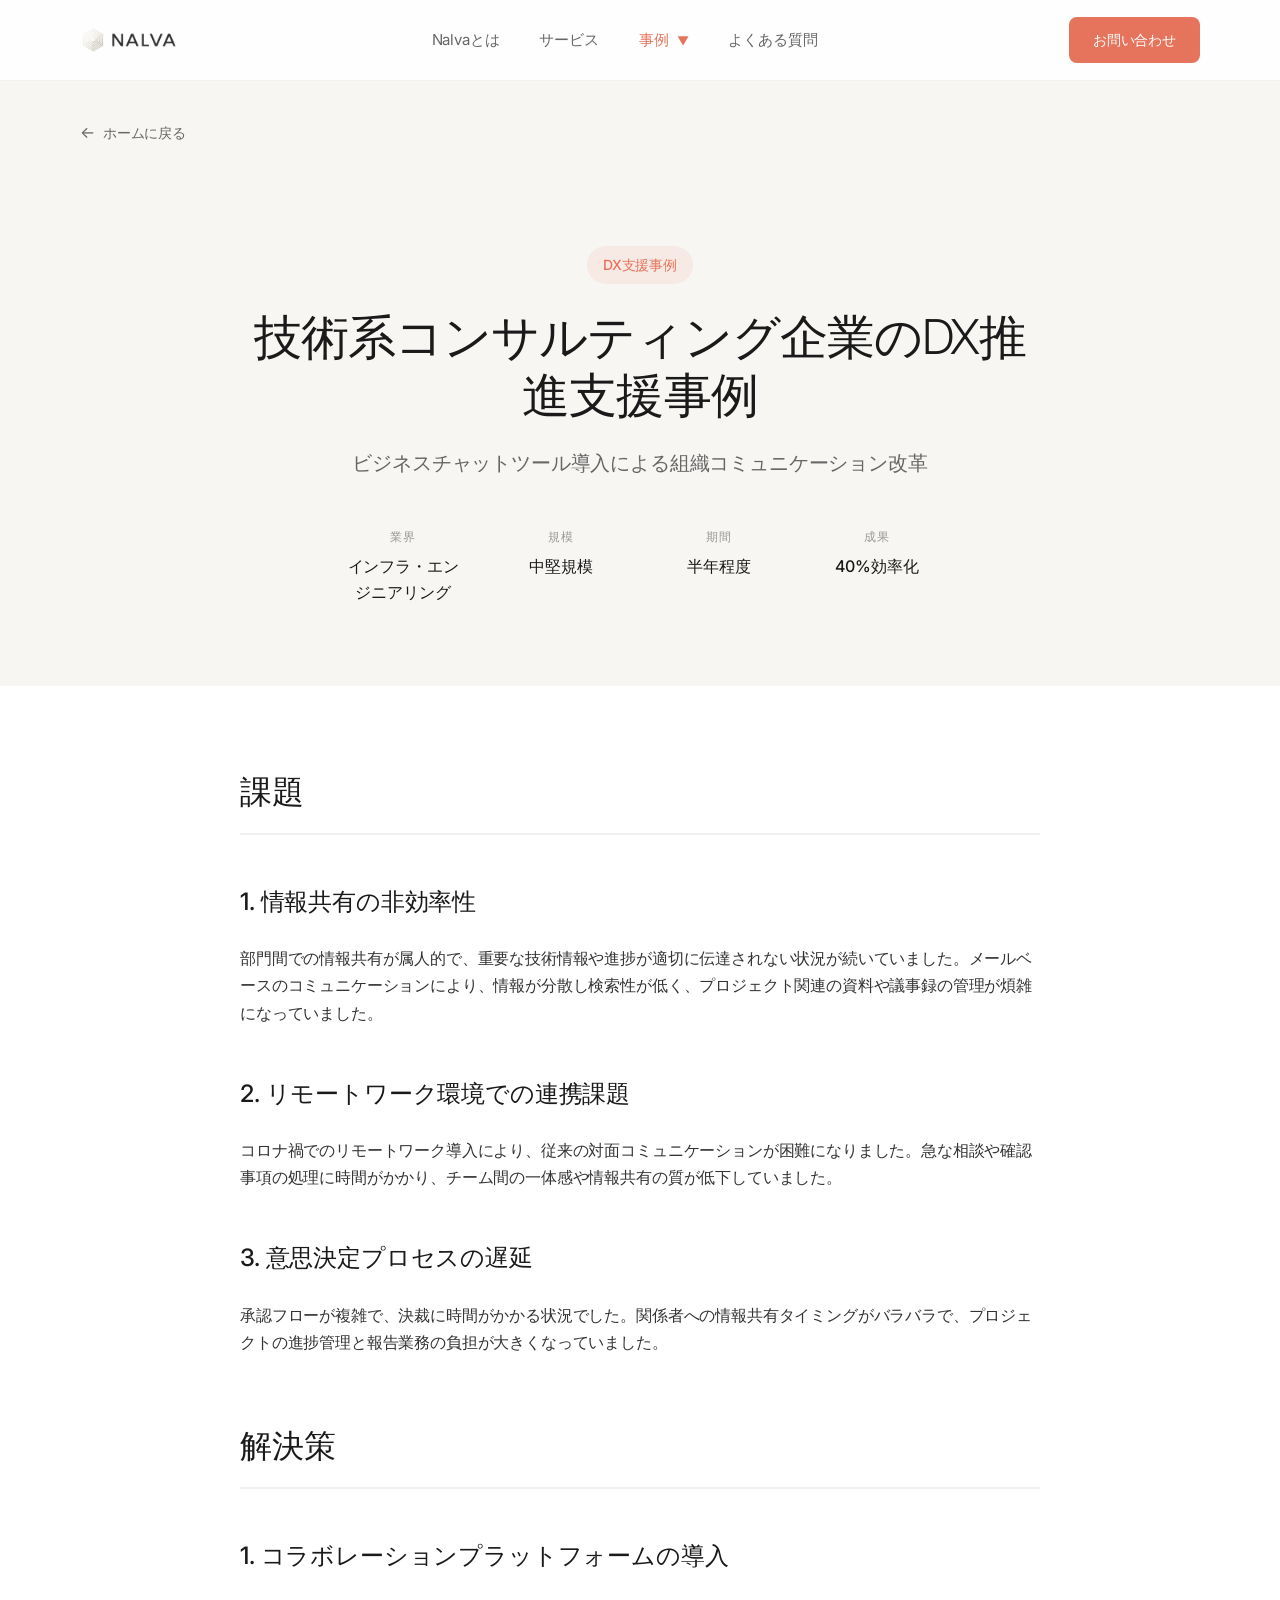
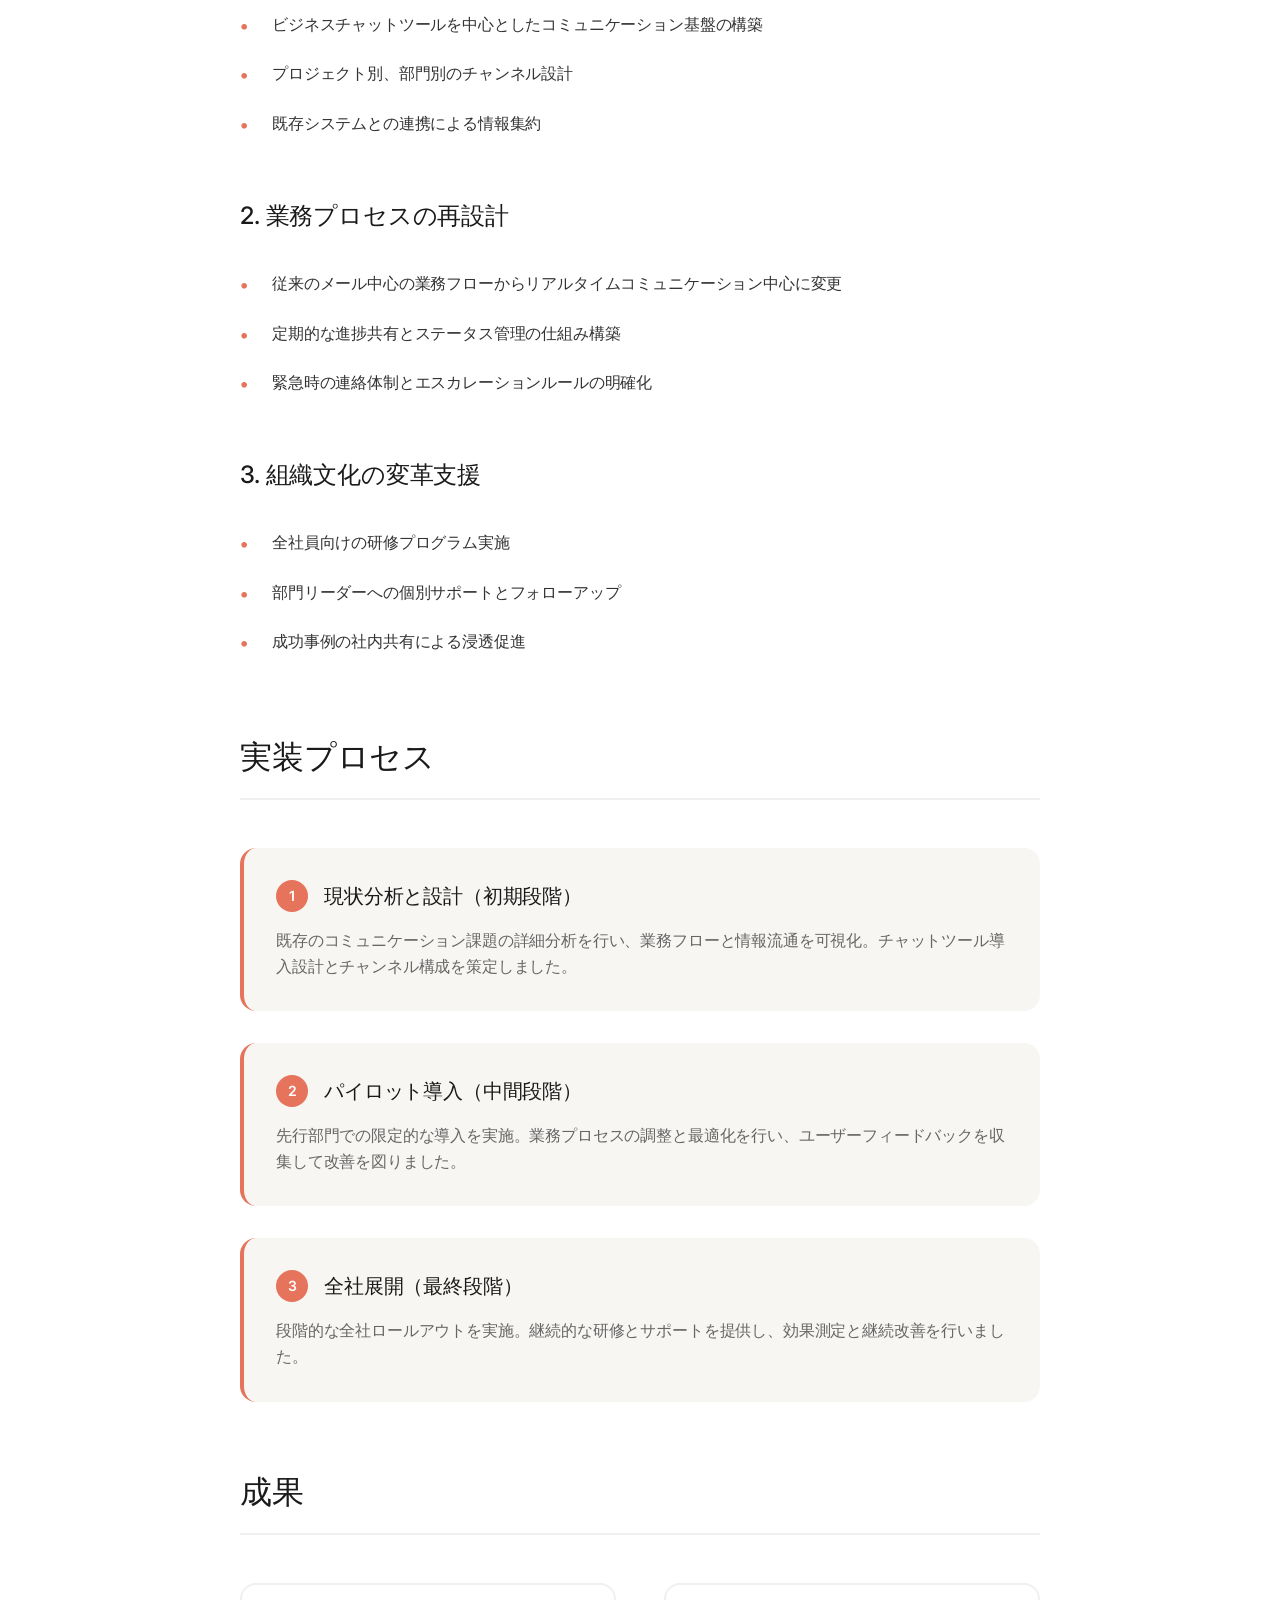
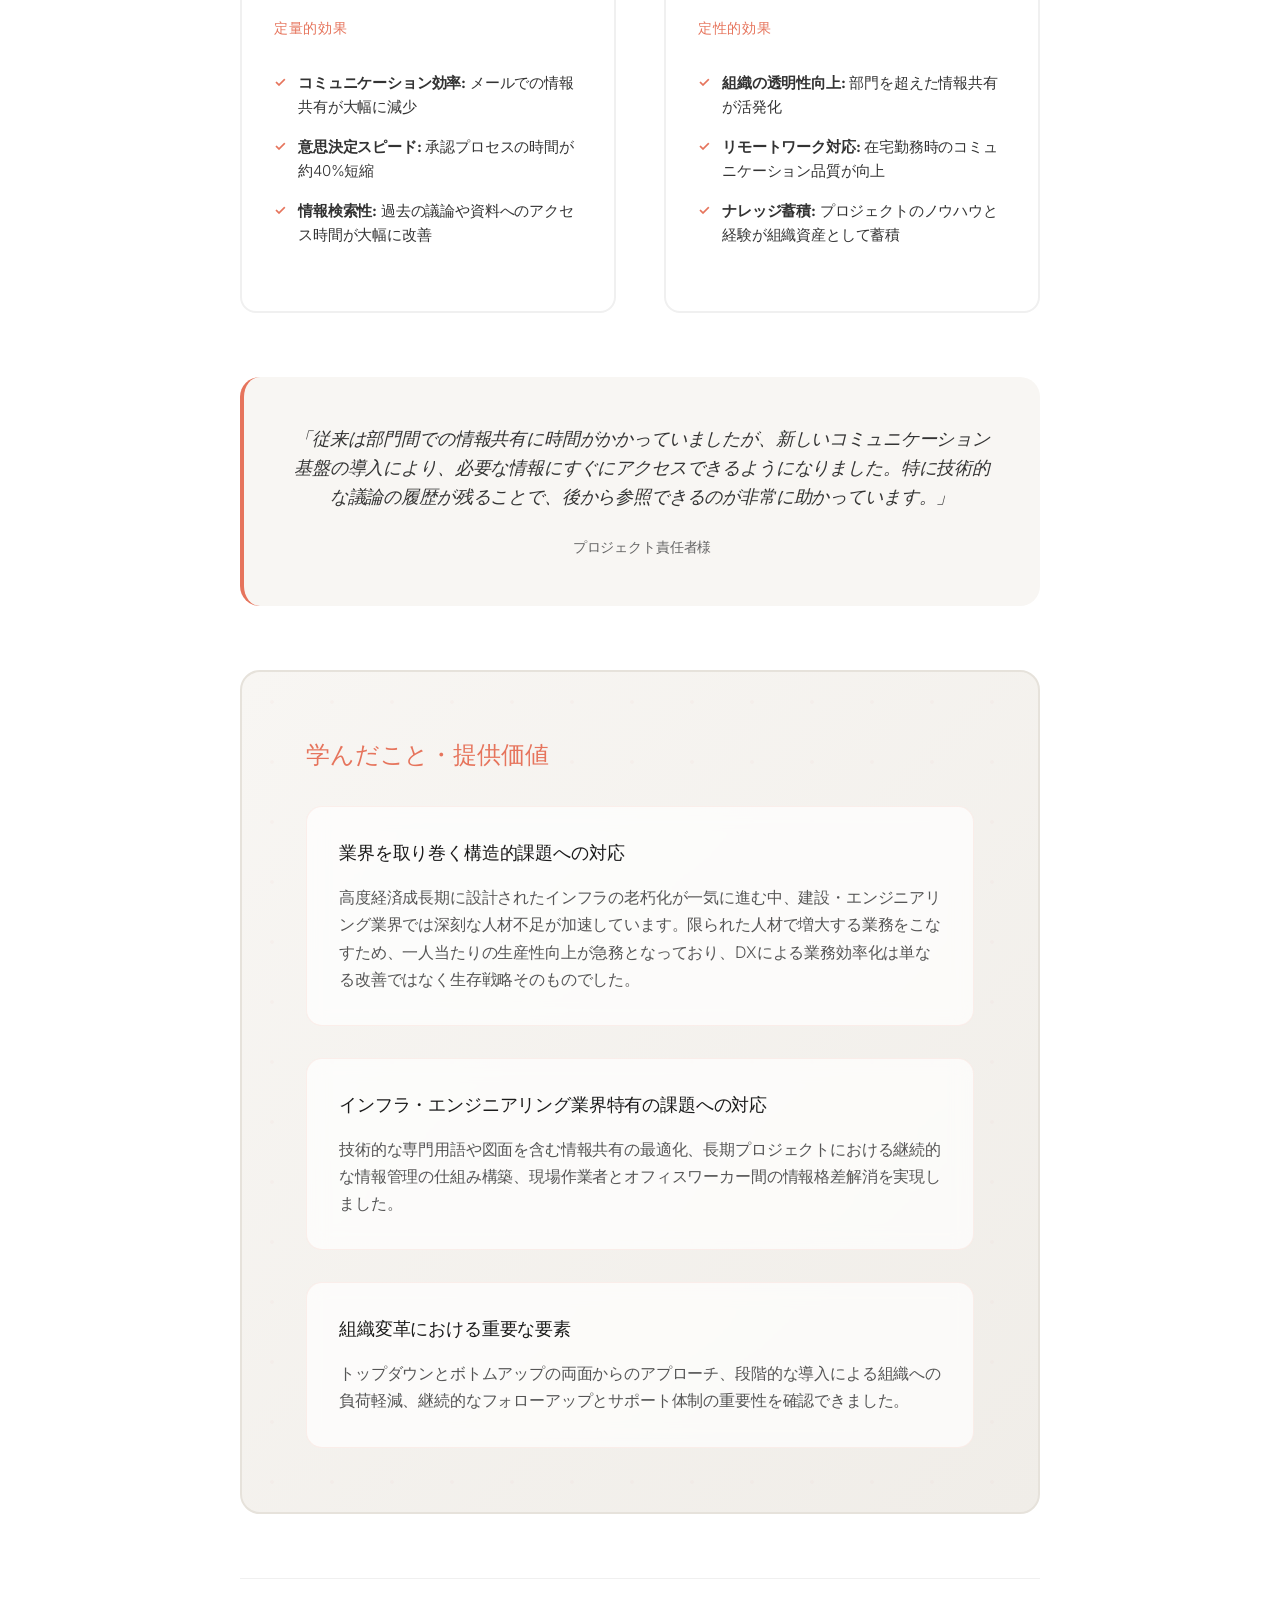
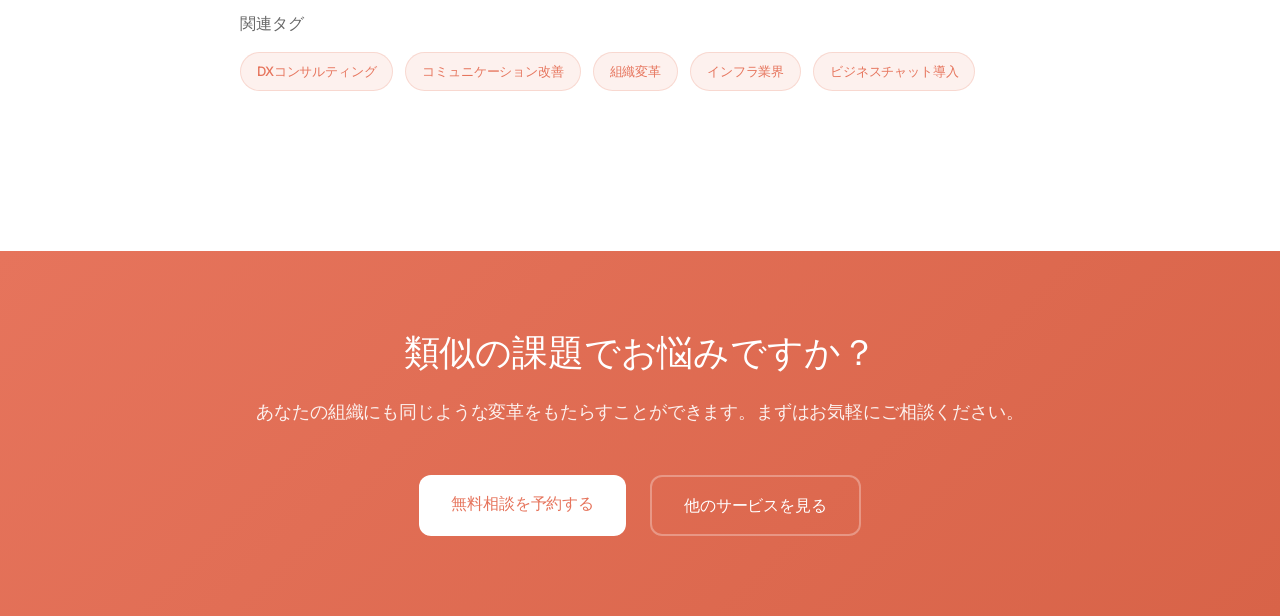
<file: case-study.html>
<!DOCTYPE html>
<html lang="ja">
<head>
    <meta charset="UTF-8">
    <meta name="viewport" content="width=device-width, initial-scale=1.0">
    <title>事例詳細 - 技術系コンサルティング企業のDX推進支援 | NALVA</title>
    <meta name="description" content="技術系コンサルティング企業におけるビジネスチャットツール導入による組織変革の成功事例。課題解決からプロセス、成果まで詳しくご紹介します。">
    
    <!-- ファビコン -->
    <link rel="icon" type="image/x-icon" href="./favicon.ico">
    
    <link rel="preconnect" href="https://fonts.googleapis.com">
    <link rel="preconnect" href="https://fonts.gstatic.com" crossorigin>
    <link href="https://fonts.googleapis.com/css2?family=Inter:wght@300;400;500;600;700&display=swap" rel="stylesheet">
    
    <style>
        * {
            margin: 0;
            padding: 0;
            box-sizing: border-box;
        }
        
        body {
            font-family: 'Inter', -apple-system, BlinkMacSystemFont, sans-serif;
            line-height: 1.6;
            color: #1a1a1a;
            background: #fefefe;
            font-weight: 300;
            letter-spacing: -0.01em;
        }
        
        .container {
            max-width: 1200px;
            margin: 0 auto;
            padding: 0 40px;
        }
        
        /* Header */
        header {
            position: fixed;
            top: 0;
            left: 0;
            right: 0;
            background: rgba(254, 254, 254, 0.95);
            backdrop-filter: blur(20px);
            border-bottom: 1px solid rgba(0, 0, 0, 0.05);
            z-index: 1000;
            transition: all 0.3s ease;
        }
        
        nav {
            display: flex;
            align-items: center;
            justify-content: space-between;
            height: 80px;
            position: relative;
        }
        
        .logo a {
            display: flex;
            align-items: center;
            text-decoration: none;
        }
        
        .logo img {
            height: 40px;
            width: auto;
            object-fit: contain;
        }
        
        .nav-links {
            display: flex;
            gap: 40px;
            list-style: none;
        }
        
        .nav-links a {
            text-decoration: none;
            color: #666;
            font-size: 15px;
            font-weight: 400;
            transition: color 0.2s ease;
        }
        
        .nav-links a:hover,
        .nav-links a.active {
            color: #e6745c;
        }
        
        /* Dropdown Menu */
        .dropdown {
            position: relative;
        }
        
        .dropdown-content {
            display: none;
            position: absolute;
            top: 100%;
            left: 0;
            background: white;
            min-width: 250px;
            box-shadow: 0 8px 32px rgba(0, 0, 0, 0.1);
            border-radius: 12px;
            padding: 16px 0;
            z-index: 1000;
            border: 1px solid rgba(0, 0, 0, 0.05);
            margin-top: 0;
        }
        
        /* 親要素または子要素にホバーしている間は表示 */
        .dropdown:hover .dropdown-content {
            display: block;
            animation: fadeInDown 0.3s ease;
        }
        
        /* ドロップダウンエリア全体を拡張してホバー範囲を確保 */
        .dropdown::after {
            content: '';
            position: absolute;
            top: 100%;
            left: -20px;
            right: -20px;
            height: 20px;
            z-index: 999;
        }
        
        @keyframes fadeInDown {
            from {
                opacity: 0;
                transform: translateY(-10px);
            }
            to {
                opacity: 1;
                transform: translateY(0);
            }
        }
        
        .dropdown-content a {
            display: block;
            padding: 12px 20px;
            text-decoration: none;
            color: #333;
            font-size: 14px;
            transition: all 0.2s ease;
            border-left: 3px solid transparent;
        }
        
        .dropdown-content a:hover {
            background: #f8f6f3;
            color: #e6745c;
            border-left-color: #e6745c;
        }
        
        .dropdown-content a.active {
            background: #f8f6f3;
            color: #e6745c;
            border-left-color: #e6745c;
        }
        
        .dropdown-arrow {
            margin-left: 8px;
            font-size: 12px;
            transition: transform 0.2s ease;
        }
        
        .dropdown:hover .dropdown-arrow {
            transform: rotate(180deg);
        }
        
        /* Mobile Menu */
        .mobile-menu-toggle {
            display: none;
            background: none;
            border: none;
            cursor: pointer;
            padding: 8px;
            flex-direction: column;
            gap: 4px;
            position: relative;
            width: 32px;
            height: 32px;
            justify-content: center;
            align-items: center;
        }
        
        .hamburger-line {
            width: 20px;
            height: 2px;
            background: #666;
            transition: all 0.3s ease;
            position: absolute;
        }
        
        .hamburger-line:nth-child(1) {
            top: 6px;
        }
        
        .hamburger-line:nth-child(2) {
            top: 15px;
        }
        
        .hamburger-line:nth-child(3) {
            top: 24px;
        }
        
        .mobile-menu-toggle.active .hamburger-line:nth-child(1) {
            top: 15px;
            transform: rotate(45deg);
        }
        
        .mobile-menu-toggle.active .hamburger-line:nth-child(2) {
            opacity: 0;
        }
        
        .mobile-menu-toggle.active .hamburger-line:nth-child(3) {
            top: 15px;
            transform: rotate(-45deg);
        }
        
        .mobile-menu {
            display: none;
            position: absolute;
            top: 100%;
            left: 0;
            right: 0;
            background: white;
            box-shadow: 0 8px 32px rgba(0, 0, 0, 0.1);
            border-top: 1px solid rgba(0, 0, 0, 0.05);
            padding: 24px;
        }
        
        .mobile-menu.active {
            display: block;
            animation: fadeInDown 0.3s ease;
        }
        
        .mobile-menu a {
            display: block;
            padding: 16px 0;
            text-decoration: none;
            color: #333;
            font-size: 16px;
            font-weight: 400;
            border-bottom: 1px solid #f0f0f0;
            transition: color 0.2s ease;
        }
        
        .mobile-menu a:last-child {
            border-bottom: none;
        }
        
        .mobile-menu a:hover {
            color: #e6745c;
        }
        
        .mobile-submenu {
            margin-left: 20px;
            margin-top: 12px;
        }
        
        .mobile-submenu a {
            padding: 8px 0;
            font-size: 14px;
            color: #666;
            border-bottom: none;
        }
        
        .mobile-submenu a.active {
            color: #e6745c;
        }
        
        .cta-button {
            background: #e6745c;
            color: white;
            padding: 12px 24px;
            border-radius: 8px;
            text-decoration: none;
            font-size: 14px;
            font-weight: 500;
            transition: all 0.2s ease;
            border: none;
            cursor: pointer;
        }
        
        .cta-button:hover {
            background: #d86348;
            transform: translateY(-1px);
            box-shadow: 0 4px 12px rgba(230, 116, 92, 0.3);
        }
        
        /* Back Navigation */
        .back-nav {
            padding: 120px 0 40px;
            background: #f8f6f3;
        }
        
        .back-link {
            display: inline-flex;
            align-items: center;
            gap: 8px;
            color: #666;
            text-decoration: none;
            font-size: 14px;
            font-weight: 400;
            transition: color 0.2s ease;
        }
        
        .back-link:hover {
            color: #e6745c;
        }
        
        .back-link::before {
            content: '←';
            font-size: 16px;
        }
        
        /* Hero Section */
        .case-hero {
            padding: 60px 0 80px;
            background: #f8f6f3;
        }
        
        .case-header {
            max-width: 800px;
            margin: 0 auto;
            text-align: center;
        }
        
        .case-category {
            display: inline-block;
            background: rgba(230, 116, 92, 0.1);
            color: #e6745c;
            padding: 8px 16px;
            border-radius: 20px;
            font-size: 14px;
            font-weight: 500;
            margin-bottom: 24px;
        }
        
        .case-title {
            font-size: 48px;
            font-weight: 300;
            line-height: 1.2;
            margin-bottom: 24px;
            color: #1a1a1a;
            letter-spacing: -0.02em;
        }
        
        .case-subtitle {
            font-size: 20px;
            color: #666;
            font-weight: 300;
            margin-bottom: 48px;
        }
        
        .case-meta {
            display: grid;
            grid-template-columns: repeat(4, 1fr);
            gap: 32px;
            max-width: 600px;
            margin: 0 auto;
        }
        
        .meta-item {
            text-align: center;
        }
        
        .meta-label {
            font-size: 12px;
            color: #999;
            text-transform: uppercase;
            letter-spacing: 0.05em;
            margin-bottom: 8px;
            font-weight: 500;
        }
        
        .meta-value {
            font-size: 16px;
            color: #1a1a1a;
            font-weight: 500;
        }
        
        /* Main Content */
        .case-content {
            padding: 80px 0;
            background: white;
        }
        
        .content-wrapper {
            max-width: 800px;
            margin: 0 auto;
        }
        
        .section-title {
            font-size: 32px;
            font-weight: 500;
            color: #1a1a1a;
            margin-bottom: 32px;
            padding-bottom: 16px;
            border-bottom: 2px solid #f0f0f0;
        }
        
        .subsection-title {
            font-size: 24px;
            font-weight: 500;
            color: #1a1a1a;
            margin: 48px 0 24px;
        }
        
        .content-section {
            margin-bottom: 64px;
        }
        
        .content-section p {
            font-size: 16px;
            line-height: 1.7;
            margin-bottom: 24px;
            color: #333;
        }
        
        .content-section ul {
            margin: 24px 0;
            padding-left: 0;
            list-style: none;
        }
        
        .content-section li {
            padding: 12px 0;
            font-size: 16px;
            color: #333;
            position: relative;
            padding-left: 32px;
            line-height: 1.6;
        }
        
        .content-section li::before {
            content: '•';
            position: absolute;
            left: 0;
            top: 12px;
            color: #e6745c;
            font-weight: bold;
            font-size: 18px;
        }
        
        /* Process Steps */
        .process-steps {
            display: grid;
            gap: 32px;
            margin: 48px 0;
        }
        
        .process-step {
            background: #f8f6f3;
            padding: 32px;
            border-radius: 16px;
            border-left: 4px solid #e6745c;
        }
        
        .step-header {
            display: flex;
            align-items: center;
            gap: 16px;
            margin-bottom: 16px;
        }
        
        .step-number {
            background: #e6745c;
            color: white;
            width: 32px;
            height: 32px;
            border-radius: 50%;
            display: flex;
            align-items: center;
            justify-content: center;
            font-weight: 600;
            font-size: 14px;
        }
        
        .step-title {
            font-size: 20px;
            font-weight: 500;
            color: #1a1a1a;
        }
        
        .step-description {
            color: #666;
            line-height: 1.6;
        }
        
        /* Results Grid */
        .results-grid {
            display: grid;
            grid-template-columns: repeat(2, 1fr);
            gap: 48px;
            margin: 48px 0;
        }
        
        .result-card {
            background: white;
            padding: 32px;
            border-radius: 16px;
            border: 2px solid #f0f0f0;
            transition: all 0.3s ease;
        }
        
        .result-card:hover {
            border-color: #e6745c;
            transform: translateY(-4px);
            box-shadow: 0 8px 32px rgba(0, 0, 0, 0.1);
        }
        
        .result-type {
            font-size: 14px;
            color: #e6745c;
            font-weight: 500;
            margin-bottom: 16px;
            text-transform: uppercase;
            letter-spacing: 0.05em;
        }
        
        .result-items {
            list-style: none;
            padding: 0;
        }
        
        .result-items li {
            padding: 8px 0;
            font-size: 15px;
            color: #333;
            position: relative;
            padding-left: 24px;
        }
        
        .result-items li::before {
            content: '✓';
            position: absolute;
            left: 0;
            top: 8px;
            color: #e6745c;
            font-weight: 600;
            font-size: 14px;
        }
        
        /* Quote */
        .client-quote {
            background: #f8f6f3;
            padding: 48px;
            border-radius: 20px;
            margin: 48px 0;
            text-align: center;
            border-left: 4px solid #e6745c;
        }
        
        .quote-text {
            font-size: 18px;
            font-style: italic;
            color: #333;
            line-height: 1.6;
            margin-bottom: 24px;
        }
        
        .quote-author {
            font-size: 14px;
            color: #666;
            font-weight: 500;
        }
        
        /* Insights */
        .insights-section {
            background: linear-gradient(135deg, #f8f6f3 0%, #f0ede8 100%);
            color: #1a1a1a;
            padding: 64px;
            border-radius: 20px;
            margin: 64px 0;
            border: 2px solid #e6e2db;
            position: relative;
            overflow: hidden;
        }
        
        .insights-section::before {
            content: '';
            position: absolute;
            top: 0;
            left: 0;
            right: 0;
            bottom: 0;
            background: url('data:image/svg+xml,<svg width="60" height="60" viewBox="0 0 60 60" xmlns="http://www.w3.org/2000/svg"><g fill="none" fill-rule="evenodd"><g fill="%23e6745c" fill-opacity="0.03"><circle cx="30" cy="30" r="2"/></g></g></svg>');
            pointer-events: none;
        }
        
        .insights-title {
            font-size: 24px;
            font-weight: 500;
            margin-bottom: 32px;
            color: #e6745c;
            position: relative;
            z-index: 2;
        }
        
        .insights-content {
            display: grid;
            gap: 32px;
            position: relative;
            z-index: 2;
        }
        
        .insight-item {
            padding: 32px;
            background: rgba(255, 255, 255, 0.7);
            border-radius: 16px;
            border: 1px solid rgba(230, 116, 92, 0.1);
            backdrop-filter: blur(10px);
            transition: all 0.3s ease;
        }
        
        .insight-item:hover {
            transform: translateY(-4px);
            box-shadow: 0 8px 32px rgba(230, 116, 92, 0.15);
            border-color: rgba(230, 116, 92, 0.2);
        }
        
        .insight-title {
            font-size: 18px;
            font-weight: 500;
            margin-bottom: 16px;
            color: #1a1a1a;
        }
        
        .insight-description {
            color: #555;
            line-height: 1.7;
            font-size: 16px;
        }
        
        /* Tags */
        .tags-section {
            margin: 48px 0;
            padding: 32px 0;
            border-top: 1px solid #f0f0f0;
        }
        
        .tags-title {
            font-size: 16px;
            font-weight: 500;
            color: #666;
            margin-bottom: 16px;
        }
        
        .tags {
            display: flex;
            flex-wrap: wrap;
            gap: 12px;
        }
        
        .tag {
            background: rgba(230, 116, 92, 0.1);
            color: #e6745c;
            padding: 8px 16px;
            border-radius: 20px;
            font-size: 13px;
            font-weight: 500;
            border: 1px solid rgba(230, 116, 92, 0.2);
        }
        
        /* CTA Section */
        .case-cta {
            padding: 80px 0;
            background: linear-gradient(135deg, #e6745c, #d86348);
            color: white;
            text-align: center;
        }
        
        .cta-content h2 {
            font-size: 36px;
            font-weight: 300;
            margin-bottom: 24px;
            line-height: 1.2;
        }
        
        .cta-content p {
            font-size: 18px;
            margin-bottom: 48px;
            color: rgba(255, 255, 255, 0.9);
        }
        
        .cta-buttons {
            display: flex;
            gap: 24px;
            justify-content: center;
            flex-wrap: wrap;
        }
        
        .btn-primary {
            background: white;
            color: #e6745c;
            padding: 16px 32px;
            border-radius: 12px;
            text-decoration: none;
            font-size: 16px;
            font-weight: 500;
            transition: all 0.3s ease;
            border: none;
            cursor: pointer;
        }
        
        .btn-primary:hover {
            background: #f0f0f0;
            transform: translateY(-2px);
            box-shadow: 0 8px 25px rgba(255, 255, 255, 0.3);
        }
        
        .btn-secondary {
            color: white;
            padding: 16px 32px;
            text-decoration: none;
            font-size: 16px;
            font-weight: 400;
            transition: all 0.2s ease;
            border: 2px solid rgba(255, 255, 255, 0.3);
            border-radius: 12px;
            background: transparent;
        }
        
        .btn-secondary:hover {
            border-color: white;
            background: rgba(255, 255, 255, 0.1);
        }
        
        /* Responsive */
        @media (max-width: 768px) {
            .container { padding: 0 24px; }
            .case-title { font-size: 32px; }
            .case-meta { grid-template-columns: repeat(2, 1fr); gap: 24px; }
            .results-grid { grid-template-columns: 1fr; gap: 32px; }
            .section-title { font-size: 24px; }
            .cta-content h2 { font-size: 28px; }
            .cta-buttons { flex-direction: column; align-items: center; }
            .insights-section { padding: 32px 24px; }
            .client-quote { padding: 32px 24px; }
            
            /* Mobile Navigation */
            .nav-links { display: none; }
            .mobile-menu-toggle { display: flex; }
            
            /* モバイル版ナビゲーション配置 */
            nav {
                justify-content: space-between;
                align-items: center;
            }
            
            .mobile-menu-toggle {
                order: 1;
                flex-shrink: 0;
            }
            
            .logo {
                order: 2;
                flex-shrink: 0;
                margin-left: 16px;
            }
            
            .cta-button {
                order: 3;
                font-size: 12px;
                padding: 8px 16px;
                margin-left: auto;
            }
        }
        
        /* Animations */
        .fade-in {
            opacity: 0;
            transform: translateY(32px);
            transition: all 0.8s ease;
        }
        
        .fade-in.visible {
            opacity: 1;
            transform: translateY(0);
        }
    </style>
</head>
<body>
    <!-- Header -->
    <header>
        <nav class="container">
            <div class="logo">
                <a href="index.html">
                    <img src="./nalva-logo.png" alt="NALVA">
                </a>
            </div>
            <ul class="nav-links">
                <li><a href="index.html#about">Nalvaとは</a></li>
                <li><a href="index.html#services">サービス</a></li>
                <li class="dropdown">
                    <a href="#" class="active">事例<span class="dropdown-arrow">▼</span></a>
                    <div class="dropdown-content">
                        <a href="case-study.html" class="active">技術系コンサルティング企業のDX推進支援</a>
                        <a href="case-study-2.html">大手企業の働きがい向上・組織変革支援</a>
                    </div>
                </li>
                <li><a href="index.html#faq">よくある質問</a></li>
            </ul>
            <button class="mobile-menu-toggle">
                <div class="hamburger-line"></div>
                <div class="hamburger-line"></div>
                <div class="hamburger-line"></div>
            </button>
            <div class="mobile-menu">
                <a href="index.html#about">Nalvaとは</a>
                <a href="index.html#services">サービス</a>
                <a href="#">事例</a>
                <div class="mobile-submenu">
                    <a href="case-study.html" class="active">技術系コンサルティング企業のDX推進支援</a>
                    <a href="case-study-2.html">大手企業の働きがい向上・組織変革支援</a>
                </div>
                <a href="index.html#faq">よくある質問</a>
            </div>
            <a href="index.html#contact" class="cta-button">お問い合わせ</a>
        </nav>
    </header>

    <!-- Back Navigation -->
    <section class="back-nav">
        <div class="container">
            <a href="index.html" class="back-link">ホームに戻る</a>
        </div>
    </section>

    <!-- Case Hero -->
    <section class="case-hero">
        <div class="container">
            <div class="case-header fade-in">
                <div class="case-category">DX支援事例</div>
                <h1 class="case-title">技術系コンサルティング企業のDX推進支援事例</h1>
                <p class="case-subtitle">ビジネスチャットツール導入による組織コミュニケーション改革</p>
                
                <div class="case-meta">
                    <div class="meta-item">
                        <div class="meta-label">業界</div>
                        <div class="meta-value">インフラ・エンジニアリング</div>
                    </div>
                    <div class="meta-item">
                        <div class="meta-label">規模</div>
                        <div class="meta-value">中堅規模</div>
                    </div>
                    <div class="meta-item">
                        <div class="meta-label">期間</div>
                        <div class="meta-value">半年程度</div>
                    </div>
                    <div class="meta-item">
                        <div class="meta-label">成果</div>
                        <div class="meta-value">40%効率化</div>
                    </div>
                </div>
            </div>
        </div>
    </section>

    <!-- Main Content -->
    <section class="case-content">
        <div class="container">
            <div class="content-wrapper">
                
                <!-- 課題 -->
                <div class="content-section fade-in">
                    <h2 class="section-title">課題</h2>
                    
                    <div class="subsection-title">1. 情報共有の非効率性</div>
                    <p>部門間での情報共有が属人的で、重要な技術情報や進捗が適切に伝達されない状況が続いていました。メールベースのコミュニケーションにより、情報が分散し検索性が低く、プロジェクト関連の資料や議事録の管理が煩雑になっていました。</p>
                    
                    <div class="subsection-title">2. リモートワーク環境での連携課題</div>
                    <p>コロナ禍でのリモートワーク導入により、従来の対面コミュニケーションが困難になりました。急な相談や確認事項の処理に時間がかかり、チーム間の一体感や情報共有の質が低下していました。</p>
                    
                    <div class="subsection-title">3. 意思決定プロセスの遅延</div>
                    <p>承認フローが複雑で、決裁に時間がかかる状況でした。関係者への情報共有タイミングがバラバラで、プロジェクトの進捗管理と報告業務の負担が大きくなっていました。</p>
                </div>

                <!-- 解決策 -->
                <div class="content-section fade-in">
                    <h2 class="section-title">解決策</h2>
                    
                    <div class="subsection-title">1. コラボレーションプラットフォームの導入</div>
                    <ul>
                        <li>ビジネスチャットツールを中心としたコミュニケーション基盤の構築</li>
                        <li>プロジェクト別、部門別のチャンネル設計</li>
                        <li>既存システムとの連携による情報集約</li>
                    </ul>
                    
                    <div class="subsection-title">2. 業務プロセスの再設計</div>
                    <ul>
                        <li>従来のメール中心の業務フローからリアルタイムコミュニケーション中心に変更</li>
                        <li>定期的な進捗共有とステータス管理の仕組み構築</li>
                        <li>緊急時の連絡体制とエスカレーションルールの明確化</li>
                    </ul>
                    
                    <div class="subsection-title">3. 組織文化の変革支援</div>
                    <ul>
                        <li>全社員向けの研修プログラム実施</li>
                        <li>部門リーダーへの個別サポートとフォローアップ</li>
                        <li>成功事例の社内共有による浸透促進</li>
                    </ul>
                </div>

                <!-- 実装プロセス -->
                <div class="content-section fade-in">
                    <h2 class="section-title">実装プロセス</h2>
                    
                    <div class="process-steps">
                        <div class="process-step">
                            <div class="step-header">
                                <div class="step-number">1</div>
                                <div class="step-title">現状分析と設計（初期段階）</div>
                            </div>
                            <div class="step-description">
                                既存のコミュニケーション課題の詳細分析を行い、業務フローと情報流通を可視化。チャットツール導入設計とチャンネル構成を策定しました。
                            </div>
                        </div>
                        
                        <div class="process-step">
                            <div class="step-header">
                                <div class="step-number">2</div>
                                <div class="step-title">パイロット導入（中間段階）</div>
                            </div>
                            <div class="step-description">
                                先行部門での限定的な導入を実施。業務プロセスの調整と最適化を行い、ユーザーフィードバックを収集して改善を図りました。
                            </div>
                        </div>
                        
                        <div class="process-step">
                            <div class="step-header">
                                <div class="step-number">3</div>
                                <div class="step-title">全社展開（最終段階）</div>
                            </div>
                            <div class="step-description">
                                段階的な全社ロールアウトを実施。継続的な研修とサポートを提供し、効果測定と継続改善を行いました。
                            </div>
                        </div>
                    </div>
                </div>

                <!-- 成果 -->
                <div class="content-section fade-in">
                    <h2 class="section-title">成果</h2>
                    
                    <div class="results-grid">
                        <div class="result-card">
                            <div class="result-type">定量的効果</div>
                            <ul class="result-items">
                                <li><strong>コミュニケーション効率:</strong> メールでの情報共有が大幅に減少</li>
                                <li><strong>意思決定スピード:</strong> 承認プロセスの時間が約40%短縮</li>
                                <li><strong>情報検索性:</strong> 過去の議論や資料へのアクセス時間が大幅に改善</li>
                            </ul>
                        </div>
                        
                        <div class="result-card">
                            <div class="result-type">定性的効果</div>
                            <ul class="result-items">
                                <li><strong>組織の透明性向上:</strong> 部門を超えた情報共有が活発化</li>
                                <li><strong>リモートワーク対応:</strong> 在宅勤務時のコミュニケーション品質が向上</li>
                                <li><strong>ナレッジ蓄積:</strong> プロジェクトのノウハウと経験が組織資産として蓄積</li>
                            </ul>
                        </div>
                    </div>
                </div>

                <!-- クライアントの声 -->
                <div class="client-quote fade-in">
                    <div class="quote-text">
                        「従来は部門間での情報共有に時間がかかっていましたが、新しいコミュニケーション基盤の導入により、必要な情報にすぐにアクセスできるようになりました。特に技術的な議論の履歴が残ることで、後から参照できるのが非常に助かっています。」
                    </div>
                    <div class="quote-author">
                        プロジェクト責任者様
                    </div>
                </div>

                <!-- 学んだこと -->
                <div class="insights-section fade-in">
                    <div class="insights-title">学んだこと・提供価値</div>
                    <div class="insights-content">
                        <div class="insight-item">
                            <div class="insight-title">業界を取り巻く構造的課題への対応</div>
                            <div class="insight-description">
                                高度経済成長期に設計されたインフラの老朽化が一気に進む中、建設・エンジニアリング業界では深刻な人材不足が加速しています。限られた人材で増大する業務をこなすため、一人当たりの生産性向上が急務となっており、DXによる業務効率化は単なる改善ではなく生存戦略そのものでした。
                            </div>
                        </div>
                        
                        <div class="insight-item">
                            <div class="insight-title">インフラ・エンジニアリング業界特有の課題への対応</div>
                            <div class="insight-description">
                                技術的な専門用語や図面を含む情報共有の最適化、長期プロジェクトにおける継続的な情報管理の仕組み構築、現場作業者とオフィスワーカー間の情報格差解消を実現しました。
                            </div>
                        </div>
                        
                        <div class="insight-item">
                            <div class="insight-title">組織変革における重要な要素</div>
                            <div class="insight-description">
                                トップダウンとボトムアップの両面からのアプローチ、段階的な導入による組織への負荷軽減、継続的なフォローアップとサポート体制の重要性を確認できました。
                            </div>
                        </div>
                    </div>
                </div>

                <!-- タグ -->
                <div class="tags-section fade-in">
                    <div class="tags-title">関連タグ</div>
                    <div class="tags">
                        <div class="tag">DXコンサルティング</div>
                        <div class="tag">コミュニケーション改善</div>
                        <div class="tag">組織変革</div>
                        <div class="tag">インフラ業界</div>
                        <div class="tag">ビジネスチャット導入</div>
                    </div>
                </div>
            </div>
        </div>
    </section>

    <!-- CTA Section -->
    <section class="case-cta">
        <div class="container">
            <div class="cta-content fade-in">
                <h2>類似の課題でお悩みですか？</h2>
                <p>あなたの組織にも同じような変革をもたらすことができます。まずはお気軽にご相談ください。</p>
                <div class="cta-buttons">
                    <a href="index.html#contact" class="btn-primary">無料相談を予約する</a>
                    <a href="index.html#services" class="btn-secondary">他のサービスを見る</a>
                </div>
            </div>
        </div>
    </section>

    <script>
        // Mobile menu toggle
        const mobileMenuToggle = document.querySelector('.mobile-menu-toggle');
        const mobileMenu = document.querySelector('.mobile-menu');
        
        if (mobileMenuToggle) {
            mobileMenuToggle.addEventListener('click', function() {
                this.classList.toggle('active');
                mobileMenu.classList.toggle('active');
            });
        }

        // Close mobile menu when clicking outside
        document.addEventListener('click', function(e) {
            if (!e.target.closest('nav')) {
                mobileMenuToggle?.classList.remove('active');
                mobileMenu?.classList.remove('active');
            }
        });

        // Intersection Observer for fade-in animations
        const observerOptions = {
            threshold: 0.1,
            rootMargin: '0px 0px -50px 0px'
        };

        const observer = new IntersectionObserver((entries) => {
            entries.forEach(entry => {
                if (entry.isIntersecting) {
                    entry.target.classList.add('visible');
                }
            });
        }, observerOptions);

        // Observe all fade-in elements
        document.querySelectorAll('.fade-in').forEach(el => {
            observer.observe(el);
        });

        // Header background on scroll
        window.addEventListener('scroll', () => {
            const header = document.querySelector('header');
            if (window.scrollY > 50) {
                header.style.background = 'rgba(254, 254, 254, 0.98)';
            } else {
                header.style.background = 'rgba(254, 254, 254, 0.95)';
            }
        });

        // Smooth scrolling for anchor links
        document.querySelectorAll('a[href^="#"]').forEach(anchor => {
            anchor.addEventListener('click', function (e) {
                e.preventDefault();
                const target = document.querySelector(this.getAttribute('href'));
                if (target) {
                    target.scrollIntoView({
                        behavior: 'smooth',
                        block: 'start'
                    });
                }
            });
        });
    </script>
</body>
</html>
</file>
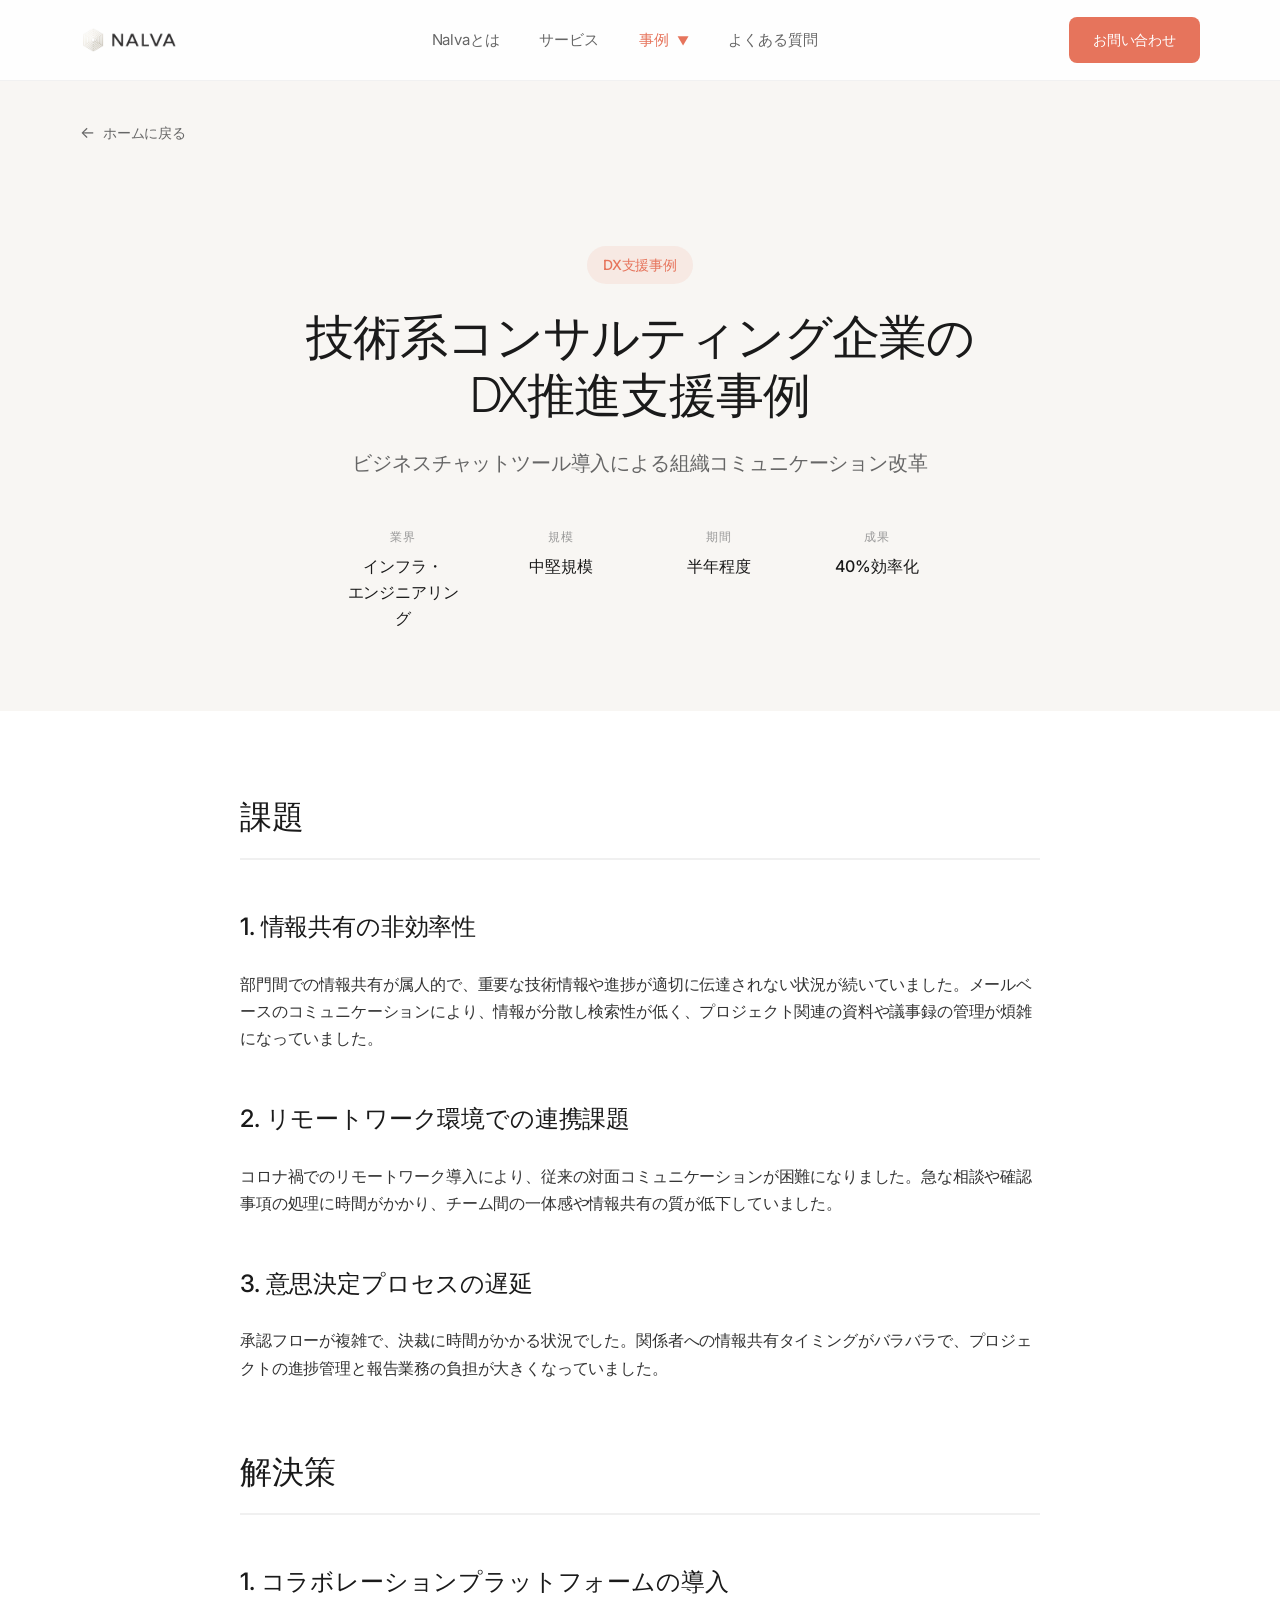
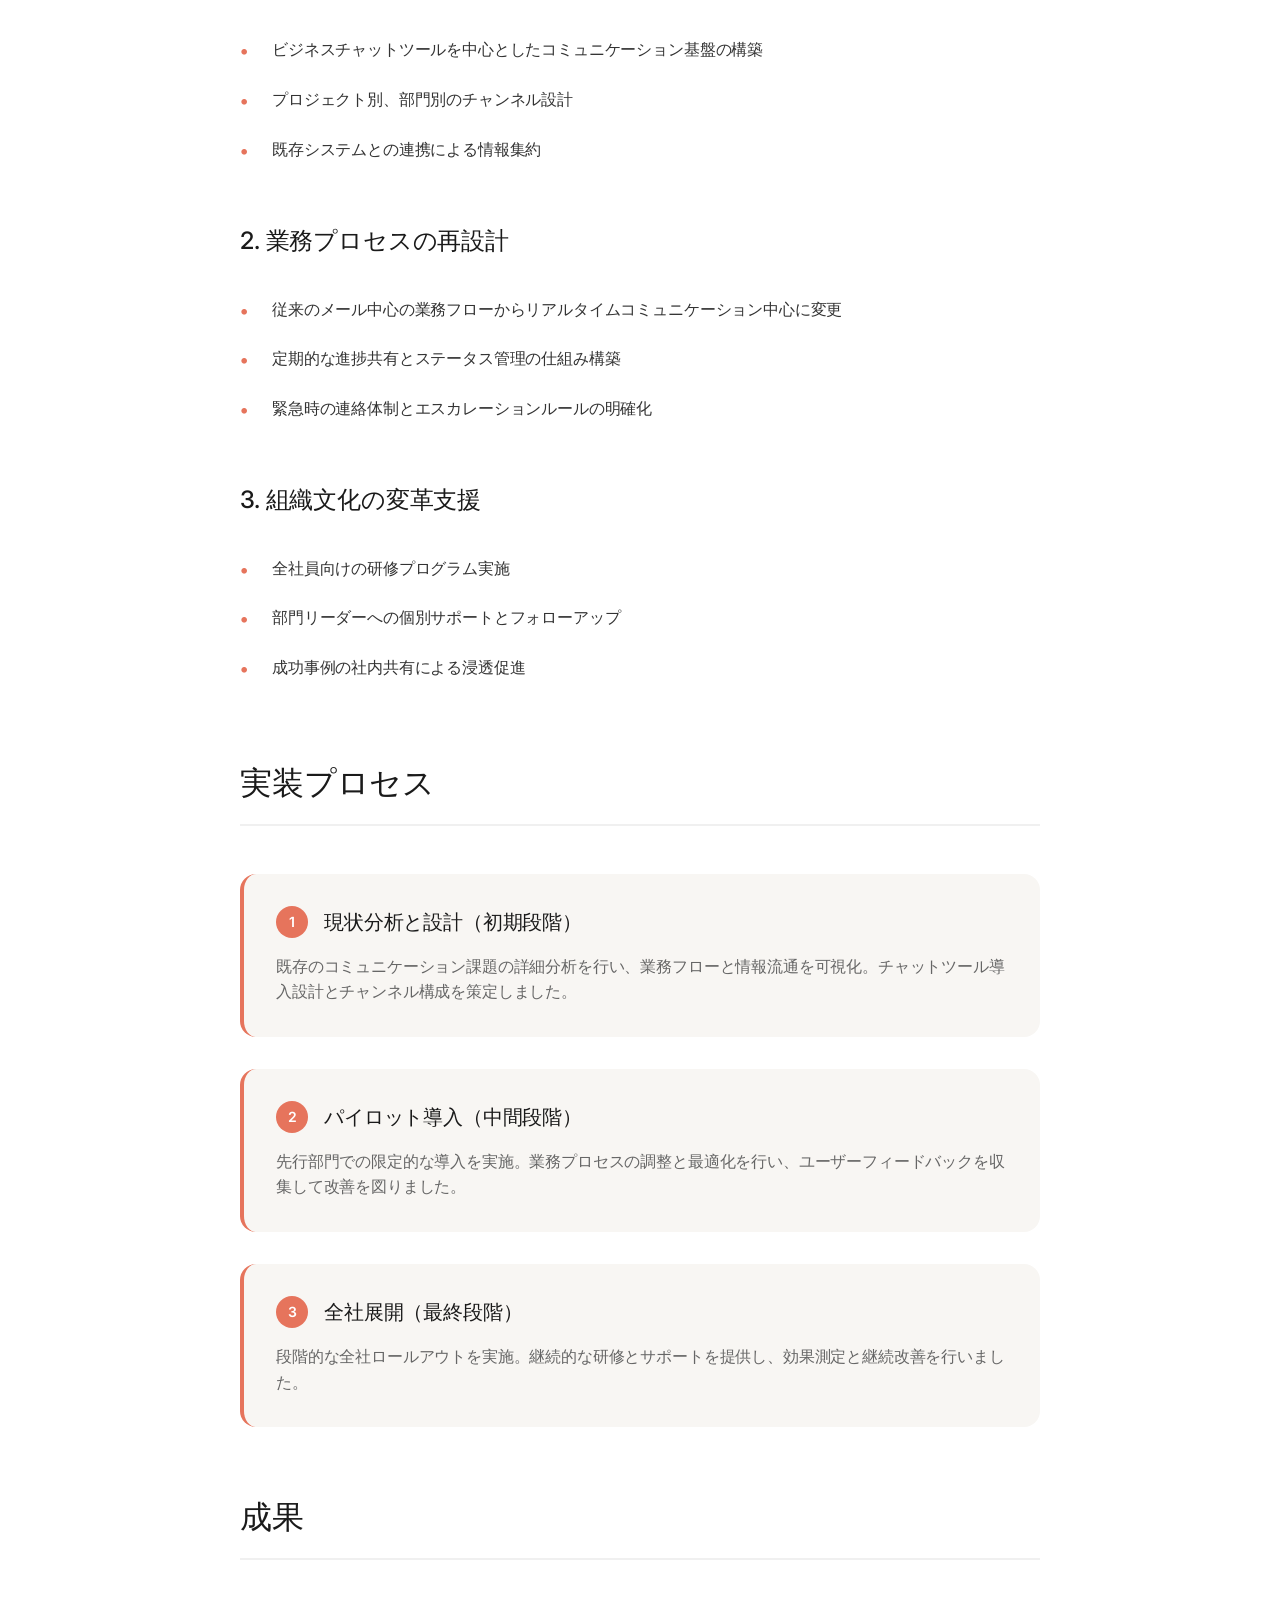
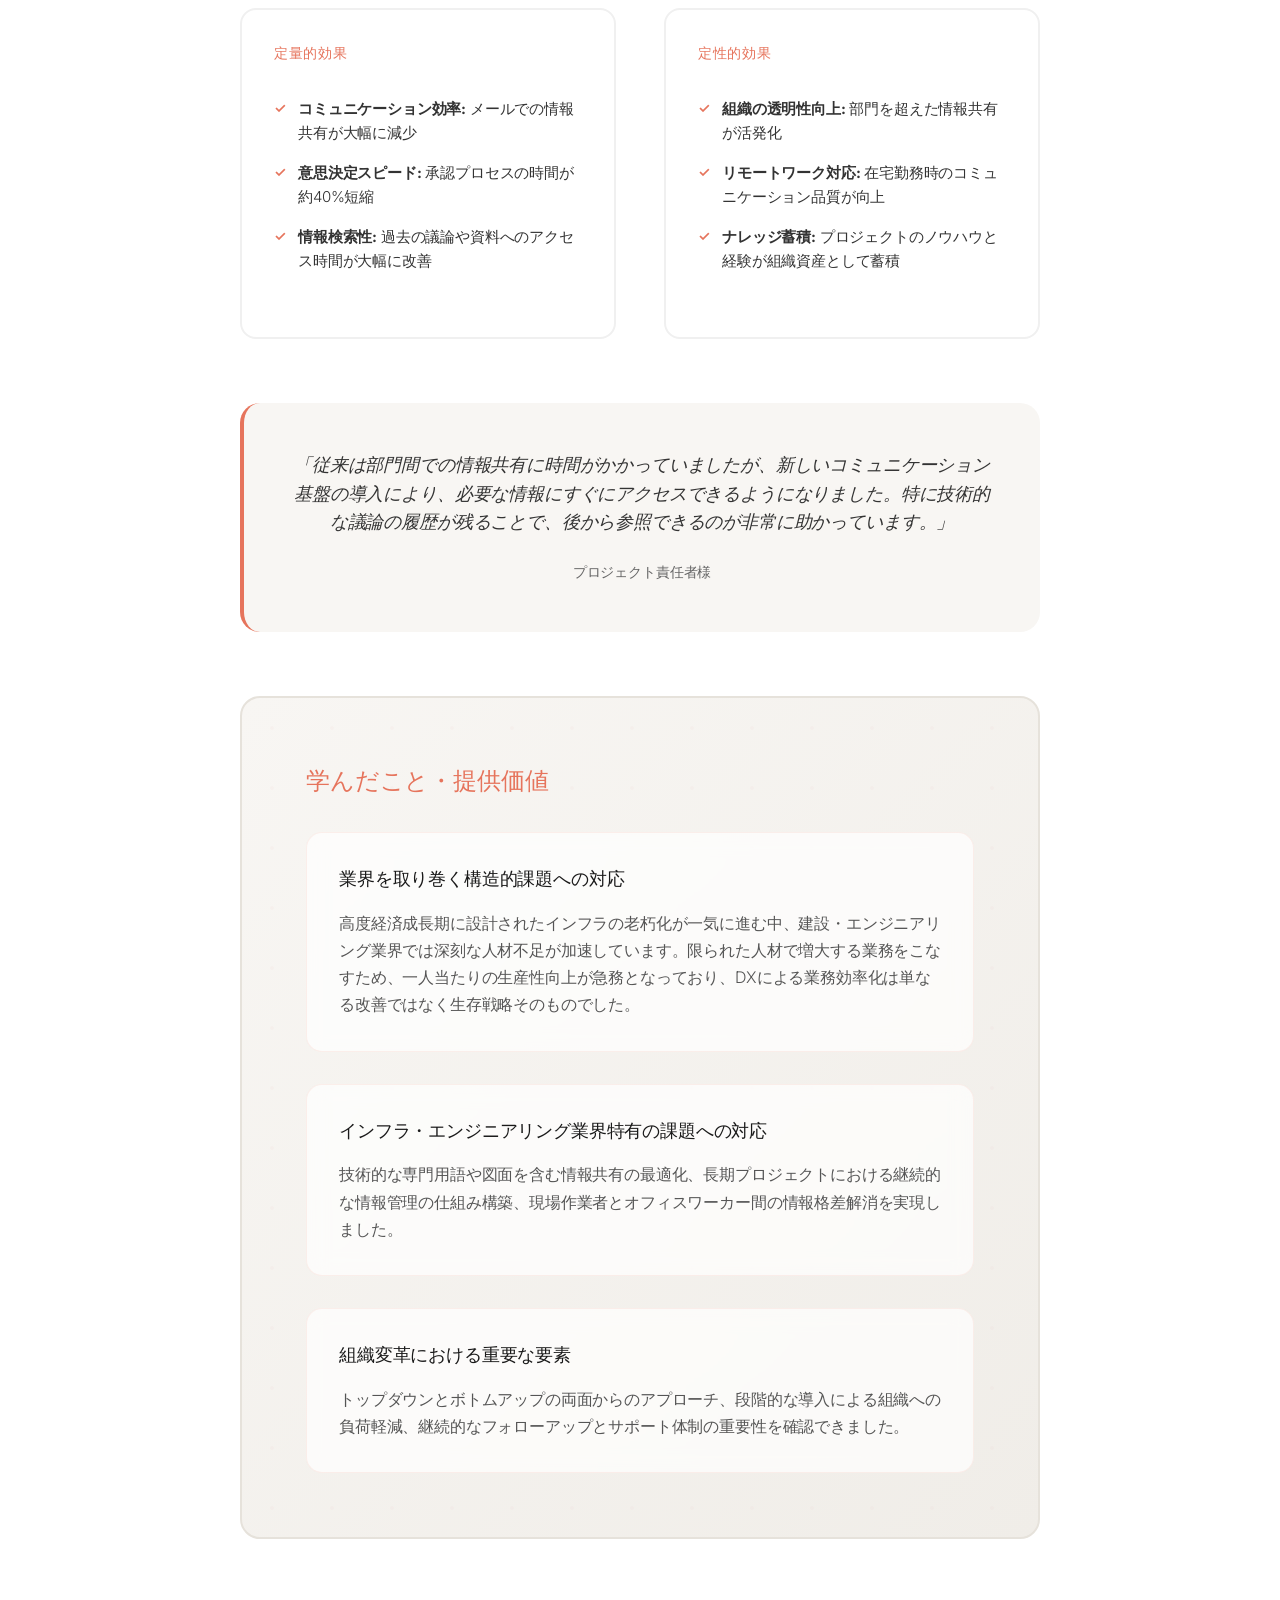
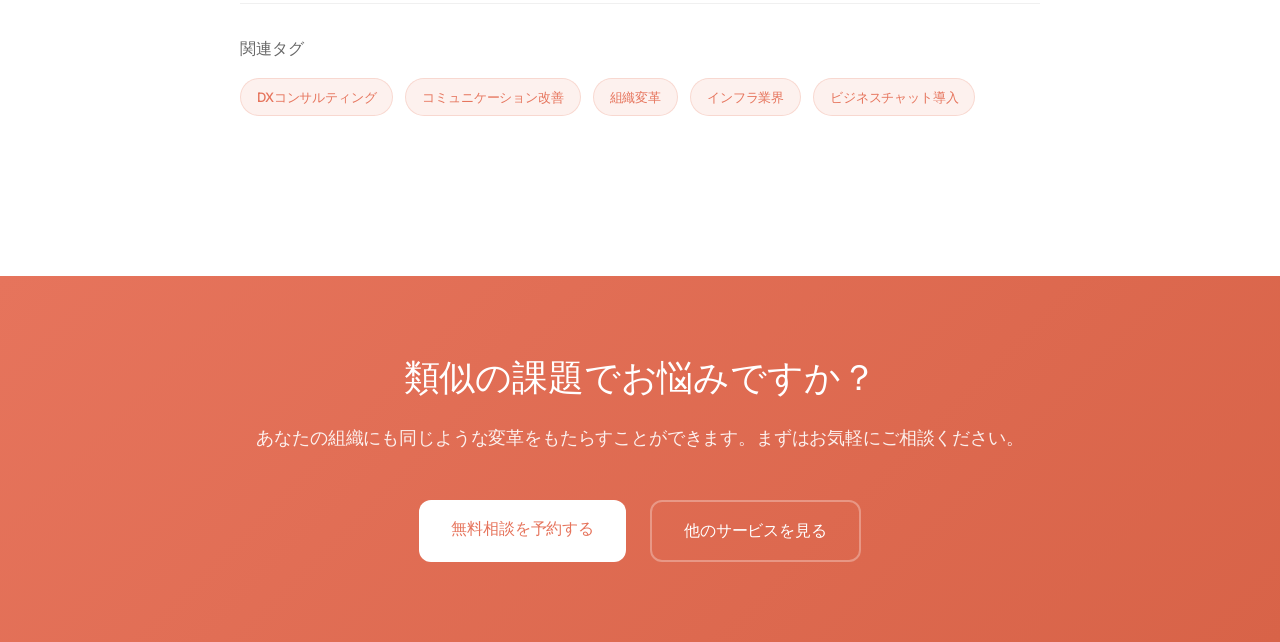
<file: case_study.html>
<!DOCTYPE html>
<html lang="ja">
<head>
    <meta charset="UTF-8">
    <meta name="viewport" content="width=device-width, initial-scale=1.0">
    <title>事例詳細 - 技術系コンサルティング企業のDX推進支援 | NALVA</title>
    <meta name="description" content="技術系コンサルティング企業におけるビジネスチャットツール導入による組織変革の成功事例。課題解決からプロセス、成果まで詳しくご紹介します。">
    
    <!-- ファビコン -->
    <link rel="icon" type="image/x-icon" href="./favicon.ico">
    
    <link rel="preconnect" href="https://fonts.googleapis.com">
    <link rel="preconnect" href="https://fonts.gstatic.com" crossorigin>
    <link href="https://fonts.googleapis.com/css2?family=Inter:wght@300;400;500;600;700&display=swap" rel="stylesheet">
    
    <style>
        * {
            margin: 0;
            padding: 0;
            box-sizing: border-box;
        }
        
        body {
            font-family: 'Inter', -apple-system, BlinkMacSystemFont, sans-serif;
            line-height: 1.6;
            color: #1a1a1a;
            background: #fefefe;
            font-weight: 300;
            letter-spacing: -0.01em;
        }
        
        .container {
            max-width: 1200px;
            margin: 0 auto;
            padding: 0 40px;
        }
        
        /* Header */
        header {
            position: fixed;
            top: 0;
            left: 0;
            right: 0;
            background: rgba(254, 254, 254, 0.95);
            backdrop-filter: blur(20px);
            border-bottom: 1px solid rgba(0, 0, 0, 0.05);
            z-index: 1000;
            transition: all 0.3s ease;
        }
        
        nav {
            display: flex;
            align-items: center;
            justify-content: space-between;
            height: 80px;
        }
        
        .logo a {
            display: flex;
            align-items: center;
            text-decoration: none;
        }
        
        .logo img {
            height: 40px;
            width: auto;
            object-fit: contain;
        }
        
        .nav-links {
            display: flex;
            gap: 40px;
            list-style: none;
        }
        
        .nav-links a {
            text-decoration: none;
            color: #666;
            font-size: 15px;
            font-weight: 400;
            transition: color 0.2s ease;
        }
        
        .nav-links a:hover,
        .nav-links a.active {
            color: #e6745c;
        }
        
        /* Dropdown Menu */
        .dropdown {
            position: relative;
        }
        
        .dropdown-content {
            display: none;
            position: absolute;
            top: 100%;
            left: 0;
            background: white;
            min-width: 250px;
            box-shadow: 0 8px 32px rgba(0, 0, 0, 0.1);
            border-radius: 12px;
            padding: 16px 0;
            z-index: 1000;
            border: 1px solid rgba(0, 0, 0, 0.05);
            margin-top: 0;
        }
        
        /* 親要素または子要素にホバーしている間は表示 */
        .dropdown:hover .dropdown-content {
            display: block;
            animation: fadeInDown 0.3s ease;
        }
        
        /* ドロップダウンエリア全体を拡張してホバー範囲を確保 */
        .dropdown::after {
            content: '';
            position: absolute;
            top: 100%;
            left: -20px;
            right: -20px;
            height: 20px;
            z-index: 999;
        }
        
        @keyframes fadeInDown {
            from {
                opacity: 0;
                transform: translateY(-10px);
            }
            to {
                opacity: 1;
                transform: translateY(0);
            }
        }
        
        .dropdown-content a {
            display: block;
            padding: 12px 20px;
            text-decoration: none;
            color: #333;
            font-size: 14px;
            transition: all 0.2s ease;
            border-left: 3px solid transparent;
        }
        
        .dropdown-content a:hover {
            background: #f8f6f3;
            color: #e6745c;
            border-left-color: #e6745c;
        }
        
        .dropdown-content a.active {
            background: #f8f6f3;
            color: #e6745c;
            border-left-color: #e6745c;
        }
        
        .dropdown-arrow {
            margin-left: 8px;
            font-size: 12px;
            transition: transform 0.2s ease;
        }
        
        .dropdown:hover .dropdown-arrow {
            transform: rotate(180deg);
        }
        
        /* Mobile Menu */
        .mobile-menu-toggle {
            display: none;
            background: none;
            border: none;
            cursor: pointer;
            padding: 8px;
            flex-direction: column;
            gap: 4px;
        }
        
        .hamburger-line {
            width: 24px;
            height: 2px;
            background: #666;
            transition: all 0.3s ease;
        }
        
        .mobile-menu-toggle.active .hamburger-line:nth-child(1) {
            transform: rotate(45deg) translate(5px, 5px);
        }
        
        .mobile-menu-toggle.active .hamburger-line:nth-child(2) {
            opacity: 0;
        }
        
        .mobile-menu-toggle.active .hamburger-line:nth-child(3) {
            transform: rotate(-45deg) translate(7px, -6px);
        }
        
        .mobile-menu {
            display: none;
            position: absolute;
            top: 100%;
            left: 0;
            right: 0;
            background: white;
            box-shadow: 0 8px 32px rgba(0, 0, 0, 0.1);
            border-top: 1px solid rgba(0, 0, 0, 0.05);
            padding: 24px;
        }
        
        .mobile-menu.active {
            display: block;
            animation: fadeInDown 0.3s ease;
        }
        
        .mobile-menu a {
            display: block;
            padding: 16px 0;
            text-decoration: none;
            color: #333;
            font-size: 16px;
            font-weight: 400;
            border-bottom: 1px solid #f0f0f0;
            transition: color 0.2s ease;
        }
        
        .mobile-menu a:last-child {
            border-bottom: none;
        }
        
        .mobile-menu a:hover {
            color: #e6745c;
        }
        
        .mobile-submenu {
            margin-left: 20px;
            margin-top: 12px;
        }
        
        .mobile-submenu a {
            padding: 8px 0;
            font-size: 14px;
            color: #666;
            border-bottom: none;
        }
        
        .mobile-submenu a.active {
            color: #e6745c;
        }
        
        .cta-button {
            background: #e6745c;
            color: white;
            padding: 12px 24px;
            border-radius: 8px;
            text-decoration: none;
            font-size: 14px;
            font-weight: 500;
            transition: all 0.2s ease;
            border: none;
            cursor: pointer;
        }
        
        .cta-button:hover {
            background: #d86348;
            transform: translateY(-1px);
            box-shadow: 0 4px 12px rgba(230, 116, 92, 0.3);
        }
        
        /* Back Navigation */
        .back-nav {
            padding: 120px 0 40px;
            background: #f8f6f3;
        }
        
        .back-link {
            display: inline-flex;
            align-items: center;
            gap: 8px;
            color: #666;
            text-decoration: none;
            font-size: 14px;
            font-weight: 400;
            transition: color 0.2s ease;
        }
        
        .back-link:hover {
            color: #e6745c;
        }
        
        .back-link::before {
            content: '←';
            font-size: 16px;
        }
        
        /* Hero Section */
        .case-hero {
            padding: 60px 0 80px;
            background: #f8f6f3;
        }
        
        .case-header {
            max-width: 800px;
            margin: 0 auto;
            text-align: center;
        }
        
        .case-category {
            display: inline-block;
            background: rgba(230, 116, 92, 0.1);
            color: #e6745c;
            padding: 8px 16px;
            border-radius: 20px;
            font-size: 14px;
            font-weight: 500;
            margin-bottom: 24px;
        }
        
        .case-title {
            font-size: 48px;
            font-weight: 300;
            line-height: 1.2;
            margin-bottom: 24px;
            color: #1a1a1a;
            letter-spacing: -0.02em;
        }
        
        .case-subtitle {
            font-size: 20px;
            color: #666;
            font-weight: 300;
            margin-bottom: 48px;
        }
        
        .case-meta {
            display: grid;
            grid-template-columns: repeat(4, 1fr);
            gap: 32px;
            max-width: 600px;
            margin: 0 auto;
        }
        
        .meta-item {
            text-align: center;
        }
        
        .meta-label {
            font-size: 12px;
            color: #999;
            text-transform: uppercase;
            letter-spacing: 0.05em;
            margin-bottom: 8px;
            font-weight: 500;
        }
        
        .meta-value {
            font-size: 16px;
            color: #1a1a1a;
            font-weight: 500;
        }
        
        /* Main Content */
        .case-content {
            padding: 80px 0;
            background: white;
        }
        
        .content-wrapper {
            max-width: 800px;
            margin: 0 auto;
        }
        
        .section-title {
            font-size: 32px;
            font-weight: 500;
            color: #1a1a1a;
            margin-bottom: 32px;
            padding-bottom: 16px;
            border-bottom: 2px solid #f0f0f0;
        }
        
        .subsection-title {
            font-size: 24px;
            font-weight: 500;
            color: #1a1a1a;
            margin: 48px 0 24px;
        }
        
        .content-section {
            margin-bottom: 64px;
        }
        
        .content-section p {
            font-size: 16px;
            line-height: 1.7;
            margin-bottom: 24px;
            color: #333;
        }
        
        .content-section ul {
            margin: 24px 0;
            padding-left: 0;
            list-style: none;
        }
        
        .content-section li {
            padding: 12px 0;
            font-size: 16px;
            color: #333;
            position: relative;
            padding-left: 32px;
            line-height: 1.6;
        }
        
        .content-section li::before {
            content: '•';
            position: absolute;
            left: 0;
            top: 12px;
            color: #e6745c;
            font-weight: bold;
            font-size: 18px;
        }
        
        /* Process Steps */
        .process-steps {
            display: grid;
            gap: 32px;
            margin: 48px 0;
        }
        
        .process-step {
            background: #f8f6f3;
            padding: 32px;
            border-radius: 16px;
            border-left: 4px solid #e6745c;
        }
        
        .step-header {
            display: flex;
            align-items: center;
            gap: 16px;
            margin-bottom: 16px;
        }
        
        .step-number {
            background: #e6745c;
            color: white;
            width: 32px;
            height: 32px;
            border-radius: 50%;
            display: flex;
            align-items: center;
            justify-content: center;
            font-weight: 600;
            font-size: 14px;
        }
        
        .step-title {
            font-size: 20px;
            font-weight: 500;
            color: #1a1a1a;
        }
        
        .step-description {
            color: #666;
            line-height: 1.6;
        }
        
        /* Results Grid */
        .results-grid {
            display: grid;
            grid-template-columns: repeat(2, 1fr);
            gap: 48px;
            margin: 48px 0;
        }
        
        .result-card {
            background: white;
            padding: 32px;
            border-radius: 16px;
            border: 2px solid #f0f0f0;
            transition: all 0.3s ease;
        }
        
        .result-card:hover {
            border-color: #e6745c;
            transform: translateY(-4px);
            box-shadow: 0 8px 32px rgba(0, 0, 0, 0.1);
        }
        
        .result-type {
            font-size: 14px;
            color: #e6745c;
            font-weight: 500;
            margin-bottom: 16px;
            text-transform: uppercase;
            letter-spacing: 0.05em;
        }
        
        .result-items {
            list-style: none;
            padding: 0;
        }
        
        .result-items li {
            padding: 8px 0;
            font-size: 15px;
            color: #333;
            position: relative;
            padding-left: 24px;
        }
        
        .result-items li::before {
            content: '✓';
            position: absolute;
            left: 0;
            top: 8px;
            color: #e6745c;
            font-weight: 600;
            font-size: 14px;
        }
        
        /* Quote */
        .client-quote {
            background: #f8f6f3;
            padding: 48px;
            border-radius: 20px;
            margin: 48px 0;
            text-align: center;
            border-left: 4px solid #e6745c;
        }
        
        .quote-text {
            font-size: 18px;
            font-style: italic;
            color: #333;
            line-height: 1.6;
            margin-bottom: 24px;
        }
        
        .quote-author {
            font-size: 14px;
            color: #666;
            font-weight: 500;
        }
        
        /* Insights */
        .insights-section {
            background: linear-gradient(135deg, #f8f6f3 0%, #f0ede8 100%);
            color: #1a1a1a;
            padding: 64px;
            border-radius: 20px;
            margin: 64px 0;
            border: 2px solid #e6e2db;
            position: relative;
            overflow: hidden;
        }
        
        .insights-section::before {
            content: '';
            position: absolute;
            top: 0;
            left: 0;
            right: 0;
            bottom: 0;
            background: url('data:image/svg+xml,<svg width="60" height="60" viewBox="0 0 60 60" xmlns="http://www.w3.org/2000/svg"><g fill="none" fill-rule="evenodd"><g fill="%23e6745c" fill-opacity="0.03"><circle cx="30" cy="30" r="2"/></g></g></svg>');
            pointer-events: none;
        }
        
        .insights-title {
            font-size: 24px;
            font-weight: 500;
            margin-bottom: 32px;
            color: #e6745c;
            position: relative;
            z-index: 2;
        }
        
        .insights-content {
            display: grid;
            gap: 32px;
            position: relative;
            z-index: 2;
        }
        
        .insight-item {
            padding: 32px;
            background: rgba(255, 255, 255, 0.7);
            border-radius: 16px;
            border: 1px solid rgba(230, 116, 92, 0.1);
            backdrop-filter: blur(10px);
            transition: all 0.3s ease;
        }
        
        .insight-item:hover {
            transform: translateY(-4px);
            box-shadow: 0 8px 32px rgba(230, 116, 92, 0.15);
            border-color: rgba(230, 116, 92, 0.2);
        }
        
        .insight-title {
            font-size: 18px;
            font-weight: 500;
            margin-bottom: 16px;
            color: #1a1a1a;
        }
        
        .insight-description {
            color: #555;
            line-height: 1.7;
            font-size: 16px;
        }
        
        /* Tags */
        .tags-section {
            margin: 48px 0;
            padding: 32px 0;
            border-top: 1px solid #f0f0f0;
        }
        
        .tags-title {
            font-size: 16px;
            font-weight: 500;
            color: #666;
            margin-bottom: 16px;
        }
        
        .tags {
            display: flex;
            flex-wrap: wrap;
            gap: 12px;
        }
        
        .tag {
            background: rgba(230, 116, 92, 0.1);
            color: #e6745c;
            padding: 8px 16px;
            border-radius: 20px;
            font-size: 13px;
            font-weight: 500;
            border: 1px solid rgba(230, 116, 92, 0.2);
        }
        
        /* CTA Section */
        .case-cta {
            padding: 80px 0;
            background: linear-gradient(135deg, #e6745c, #d86348);
            color: white;
            text-align: center;
        }
        
        .cta-content h2 {
            font-size: 36px;
            font-weight: 300;
            margin-bottom: 24px;
            line-height: 1.2;
        }
        
        .cta-content p {
            font-size: 18px;
            margin-bottom: 48px;
            color: rgba(255, 255, 255, 0.9);
        }
        
        .cta-buttons {
            display: flex;
            gap: 24px;
            justify-content: center;
            flex-wrap: wrap;
        }
        
        .btn-primary {
            background: white;
            color: #e6745c;
            padding: 16px 32px;
            border-radius: 12px;
            text-decoration: none;
            font-size: 16px;
            font-weight: 500;
            transition: all 0.3s ease;
            border: none;
            cursor: pointer;
        }
        
        .btn-primary:hover {
            background: #f0f0f0;
            transform: translateY(-2px);
            box-shadow: 0 8px 25px rgba(255, 255, 255, 0.3);
        }
        
        .btn-secondary {
            color: white;
            padding: 16px 32px;
            text-decoration: none;
            font-size: 16px;
            font-weight: 400;
            transition: all 0.2s ease;
            border: 2px solid rgba(255, 255, 255, 0.3);
            border-radius: 12px;
            background: transparent;
        }
        
        .btn-secondary:hover {
            border-color: white;
            background: rgba(255, 255, 255, 0.1);
        }
        
        /* Responsive */
        @media (max-width: 768px) {
            .container { padding: 0 24px; }
            .case-title { font-size: 32px; }
            .case-meta { grid-template-columns: repeat(2, 1fr); gap: 24px; }
            .results-grid { grid-template-columns: 1fr; gap: 32px; }
            .section-title { font-size: 24px; }
            .cta-content h2 { font-size: 28px; }
            .cta-buttons { flex-direction: column; align-items: center; }
            .insights-section { padding: 32px 24px; }
            .client-quote { padding: 32px 24px; }
            
            /* Mobile Navigation */
            .nav-links { display: none; }
            .mobile-menu-toggle { display: flex; }
        }
        
        /* Animations */
        .fade-in {
            opacity: 0;
            transform: translateY(32px);
            transition: all 0.8s ease;
        }
        
        .fade-in.visible {
            opacity: 1;
            transform: translateY(0);
        }
    </style>
</head>
<body>
    <!-- Header -->
    <header>
        <nav class="container">
            <div class="logo">
                <a href="index.html">
                    <img src="./nalva-logo.png" alt="NALVA">
                </a>
            </div>
            <ul class="nav-links">
                <li><a href="index.html#about">Nalvaとは</a></li>
                <li><a href="index.html#services">サービス</a></li>
                <li class="dropdown">
                    <a href="#" class="active">事例<span class="dropdown-arrow">▼</span></a>
                    <div class="dropdown-content">
                        <a href="case-study.html" class="active">技術系コンサルティング企業のDX推進支援</a>
                        <a href="case-study-2.html">大手企業の働きがい向上・組織変革支援</a>
                    </div>
                </li>
                <li><a href="index.html#faq">よくある質問</a></li>
            </ul>
            <button class="mobile-menu-toggle">
                <div class="hamburger-line"></div>
                <div class="hamburger-line"></div>
                <div class="hamburger-line"></div>
            </button>
            <div class="mobile-menu">
                <a href="index.html#about">Nalvaとは</a>
                <a href="index.html#services">サービス</a>
                <a href="#">事例</a>
                <div class="mobile-submenu">
                    <a href="case-study.html" class="active">技術系コンサルティング企業のDX推進支援</a>
                    <a href="case-study-2.html">大手企業の働きがい向上・組織変革支援</a>
                </div>
                <a href="index.html#faq">よくある質問</a>
            </div>
            <a href="index.html#contact" class="cta-button">お問い合わせ</a>
        </nav>
    </header>

    <!-- Back Navigation -->
    <section class="back-nav">
        <div class="container">
            <a href="index.html" class="back-link">ホームに戻る</a>
        </div>
    </section>

    <!-- Case Hero -->
    <section class="case-hero">
        <div class="container">
            <div class="case-header fade-in">
                <div class="case-category">DX支援事例</div>
                <h1 class="case-title">技術系コンサルティング企業の<br>DX推進支援事例</h1>
                <p class="case-subtitle">ビジネスチャットツール導入による組織コミュニケーション改革</p>
                
                <div class="case-meta">
                    <div class="meta-item">
                        <div class="meta-label">業界</div>
                        <div class="meta-value">インフラ・<br>エンジニアリング</div>
                    </div>
                    <div class="meta-item">
                        <div class="meta-label">規模</div>
                        <div class="meta-value">中堅規模</div>
                    </div>
                    <div class="meta-item">
                        <div class="meta-label">期間</div>
                        <div class="meta-value">半年程度</div>
                    </div>
                    <div class="meta-item">
                        <div class="meta-label">成果</div>
                        <div class="meta-value">40%効率化</div>
                    </div>
                </div>
            </div>
        </div>
    </section>

    <!-- Main Content -->
    <section class="case-content">
        <div class="container">
            <div class="content-wrapper">
                
                <!-- 課題 -->
                <div class="content-section fade-in">
                    <h2 class="section-title">課題</h2>
                    
                    <div class="subsection-title">1. 情報共有の非効率性</div>
                    <p>部門間での情報共有が属人的で、重要な技術情報や進捗が適切に伝達されない状況が続いていました。メールベースのコミュニケーションにより、情報が分散し検索性が低く、プロジェクト関連の資料や議事録の管理が煩雑になっていました。</p>
                    
                    <div class="subsection-title">2. リモートワーク環境での連携課題</div>
                    <p>コロナ禍でのリモートワーク導入により、従来の対面コミュニケーションが困難になりました。急な相談や確認事項の処理に時間がかかり、チーム間の一体感や情報共有の質が低下していました。</p>
                    
                    <div class="subsection-title">3. 意思決定プロセスの遅延</div>
                    <p>承認フローが複雑で、決裁に時間がかかる状況でした。関係者への情報共有タイミングがバラバラで、プロジェクトの進捗管理と報告業務の負担が大きくなっていました。</p>
                </div>

                <!-- 解決策 -->
                <div class="content-section fade-in">
                    <h2 class="section-title">解決策</h2>
                    
                    <div class="subsection-title">1. コラボレーションプラットフォームの導入</div>
                    <ul>
                        <li>ビジネスチャットツールを中心としたコミュニケーション基盤の構築</li>
                        <li>プロジェクト別、部門別のチャンネル設計</li>
                        <li>既存システムとの連携による情報集約</li>
                    </ul>
                    
                    <div class="subsection-title">2. 業務プロセスの再設計</div>
                    <ul>
                        <li>従来のメール中心の業務フローからリアルタイムコミュニケーション中心に変更</li>
                        <li>定期的な進捗共有とステータス管理の仕組み構築</li>
                        <li>緊急時の連絡体制とエスカレーションルールの明確化</li>
                    </ul>
                    
                    <div class="subsection-title">3. 組織文化の変革支援</div>
                    <ul>
                        <li>全社員向けの研修プログラム実施</li>
                        <li>部門リーダーへの個別サポートとフォローアップ</li>
                        <li>成功事例の社内共有による浸透促進</li>
                    </ul>
                </div>

                <!-- 実装プロセス -->
                <div class="content-section fade-in">
                    <h2 class="section-title">実装プロセス</h2>
                    
                    <div class="process-steps">
                        <div class="process-step">
                            <div class="step-header">
                                <div class="step-number">1</div>
                                <div class="step-title">現状分析と設計（初期段階）</div>
                            </div>
                            <div class="step-description">
                                既存のコミュニケーション課題の詳細分析を行い、業務フローと情報流通を可視化。チャットツール導入設計とチャンネル構成を策定しました。
                            </div>
                        </div>
                        
                        <div class="process-step">
                            <div class="step-header">
                                <div class="step-number">2</div>
                                <div class="step-title">パイロット導入（中間段階）</div>
                            </div>
                            <div class="step-description">
                                先行部門での限定的な導入を実施。業務プロセスの調整と最適化を行い、ユーザーフィードバックを収集して改善を図りました。
                            </div>
                        </div>
                        
                        <div class="process-step">
                            <div class="step-header">
                                <div class="step-number">3</div>
                                <div class="step-title">全社展開（最終段階）</div>
                            </div>
                            <div class="step-description">
                                段階的な全社ロールアウトを実施。継続的な研修とサポートを提供し、効果測定と継続改善を行いました。
                            </div>
                        </div>
                    </div>
                </div>

                <!-- 成果 -->
                <div class="content-section fade-in">
                    <h2 class="section-title">成果</h2>
                    
                    <div class="results-grid">
                        <div class="result-card">
                            <div class="result-type">定量的効果</div>
                            <ul class="result-items">
                                <li><strong>コミュニケーション効率:</strong> メールでの情報共有が大幅に減少</li>
                                <li><strong>意思決定スピード:</strong> 承認プロセスの時間が約40%短縮</li>
                                <li><strong>情報検索性:</strong> 過去の議論や資料へのアクセス時間が大幅に改善</li>
                            </ul>
                        </div>
                        
                        <div class="result-card">
                            <div class="result-type">定性的効果</div>
                            <ul class="result-items">
                                <li><strong>組織の透明性向上:</strong> 部門を超えた情報共有が活発化</li>
                                <li><strong>リモートワーク対応:</strong> 在宅勤務時のコミュニケーション品質が向上</li>
                                <li><strong>ナレッジ蓄積:</strong> プロジェクトのノウハウと経験が組織資産として蓄積</li>
                            </ul>
                        </div>
                    </div>
                </div>

                <!-- クライアントの声 -->
                <div class="client-quote fade-in">
                    <div class="quote-text">
                        「従来は部門間での情報共有に時間がかかっていましたが、新しいコミュニケーション基盤の導入により、必要な情報にすぐにアクセスできるようになりました。特に技術的な議論の履歴が残ることで、後から参照できるのが非常に助かっています。」
                    </div>
                    <div class="quote-author">
                        プロジェクト責任者様
                    </div>
                </div>

                <!-- 学んだこと -->
                <div class="insights-section fade-in">
                    <div class="insights-title">学んだこと・提供価値</div>
                    <div class="insights-content">
                        <div class="insight-item">
                            <div class="insight-title">業界を取り巻く構造的課題への対応</div>
                            <div class="insight-description">
                                高度経済成長期に設計されたインフラの老朽化が一気に進む中、建設・エンジニアリング業界では深刻な人材不足が加速しています。限られた人材で増大する業務をこなすため、一人当たりの生産性向上が急務となっており、DXによる業務効率化は単なる改善ではなく生存戦略そのものでした。
                            </div>
                        </div>
                        
                        <div class="insight-item">
                            <div class="insight-title">インフラ・エンジニアリング業界特有の課題への対応</div>
                            <div class="insight-description">
                                技術的な専門用語や図面を含む情報共有の最適化、長期プロジェクトにおける継続的な情報管理の仕組み構築、現場作業者とオフィスワーカー間の情報格差解消を実現しました。
                            </div>
                        </div>
                        
                        <div class="insight-item">
                            <div class="insight-title">組織変革における重要な要素</div>
                            <div class="insight-description">
                                トップダウンとボトムアップの両面からのアプローチ、段階的な導入による組織への負荷軽減、継続的なフォローアップとサポート体制の重要性を確認できました。
                            </div>
                        </div>
                    </div>
                </div>

                <!-- タグ -->
                <div class="tags-section fade-in">
                    <div class="tags-title">関連タグ</div>
                    <div class="tags">
                        <div class="tag">DXコンサルティング</div>
                        <div class="tag">コミュニケーション改善</div>
                        <div class="tag">組織変革</div>
                        <div class="tag">インフラ業界</div>
                        <div class="tag">ビジネスチャット導入</div>
                    </div>
                </div>
            </div>
        </div>
    </section>

    <!-- CTA Section -->
    <section class="case-cta">
        <div class="container">
            <div class="cta-content fade-in">
                <h2>類似の課題でお悩みですか？</h2>
                <p>あなたの組織にも同じような変革をもたらすことができます。まずはお気軽にご相談ください。</p>
                <div class="cta-buttons">
                    <a href="index.html#contact" class="btn-primary">無料相談を予約する</a>
                    <a href="index.html#services" class="btn-secondary">他のサービスを見る</a>
                </div>
            </div>
        </div>
    </section>

    <script>
        // Mobile menu toggle
        const mobileMenuToggle = document.querySelector('.mobile-menu-toggle');
        const mobileMenu = document.querySelector('.mobile-menu');
        
        if (mobileMenuToggle) {
            mobileMenuToggle.addEventListener('click', function() {
                this.classList.toggle('active');
                mobileMenu.classList.toggle('active');
            });
        }

        // Close mobile menu when clicking outside
        document.addEventListener('click', function(e) {
            if (!e.target.closest('nav')) {
                mobileMenuToggle?.classList.remove('active');
                mobileMenu?.classList.remove('active');
            }
        });

        // Intersection Observer for fade-in animations
        const observerOptions = {
            threshold: 0.1,
            rootMargin: '0px 0px -50px 0px'
        };

        const observer = new IntersectionObserver((entries) => {
            entries.forEach(entry => {
                if (entry.isIntersecting) {
                    entry.target.classList.add('visible');
                }
            });
        }, observerOptions);

        // Observe all fade-in elements
        document.querySelectorAll('.fade-in').forEach(el => {
            observer.observe(el);
        });

        // Header background on scroll
        window.addEventListener('scroll', () => {
            const header = document.querySelector('header');
            if (window.scrollY > 50) {
                header.style.background = 'rgba(254, 254, 254, 0.98)';
            } else {
                header.style.background = 'rgba(254, 254, 254, 0.95)';
            }
        });

        // Smooth scrolling for anchor links
        document.querySelectorAll('a[href^="#"]').forEach(anchor => {
            anchor.addEventListener('click', function (e) {
                e.preventDefault();
                const target = document.querySelector(this.getAttribute('href'));
                if (target) {
                    target.scrollIntoView({
                        behavior: 'smooth',
                        block: 'start'
                    });
                }
            });
        });
    </script>
</body>
</html>
</file>
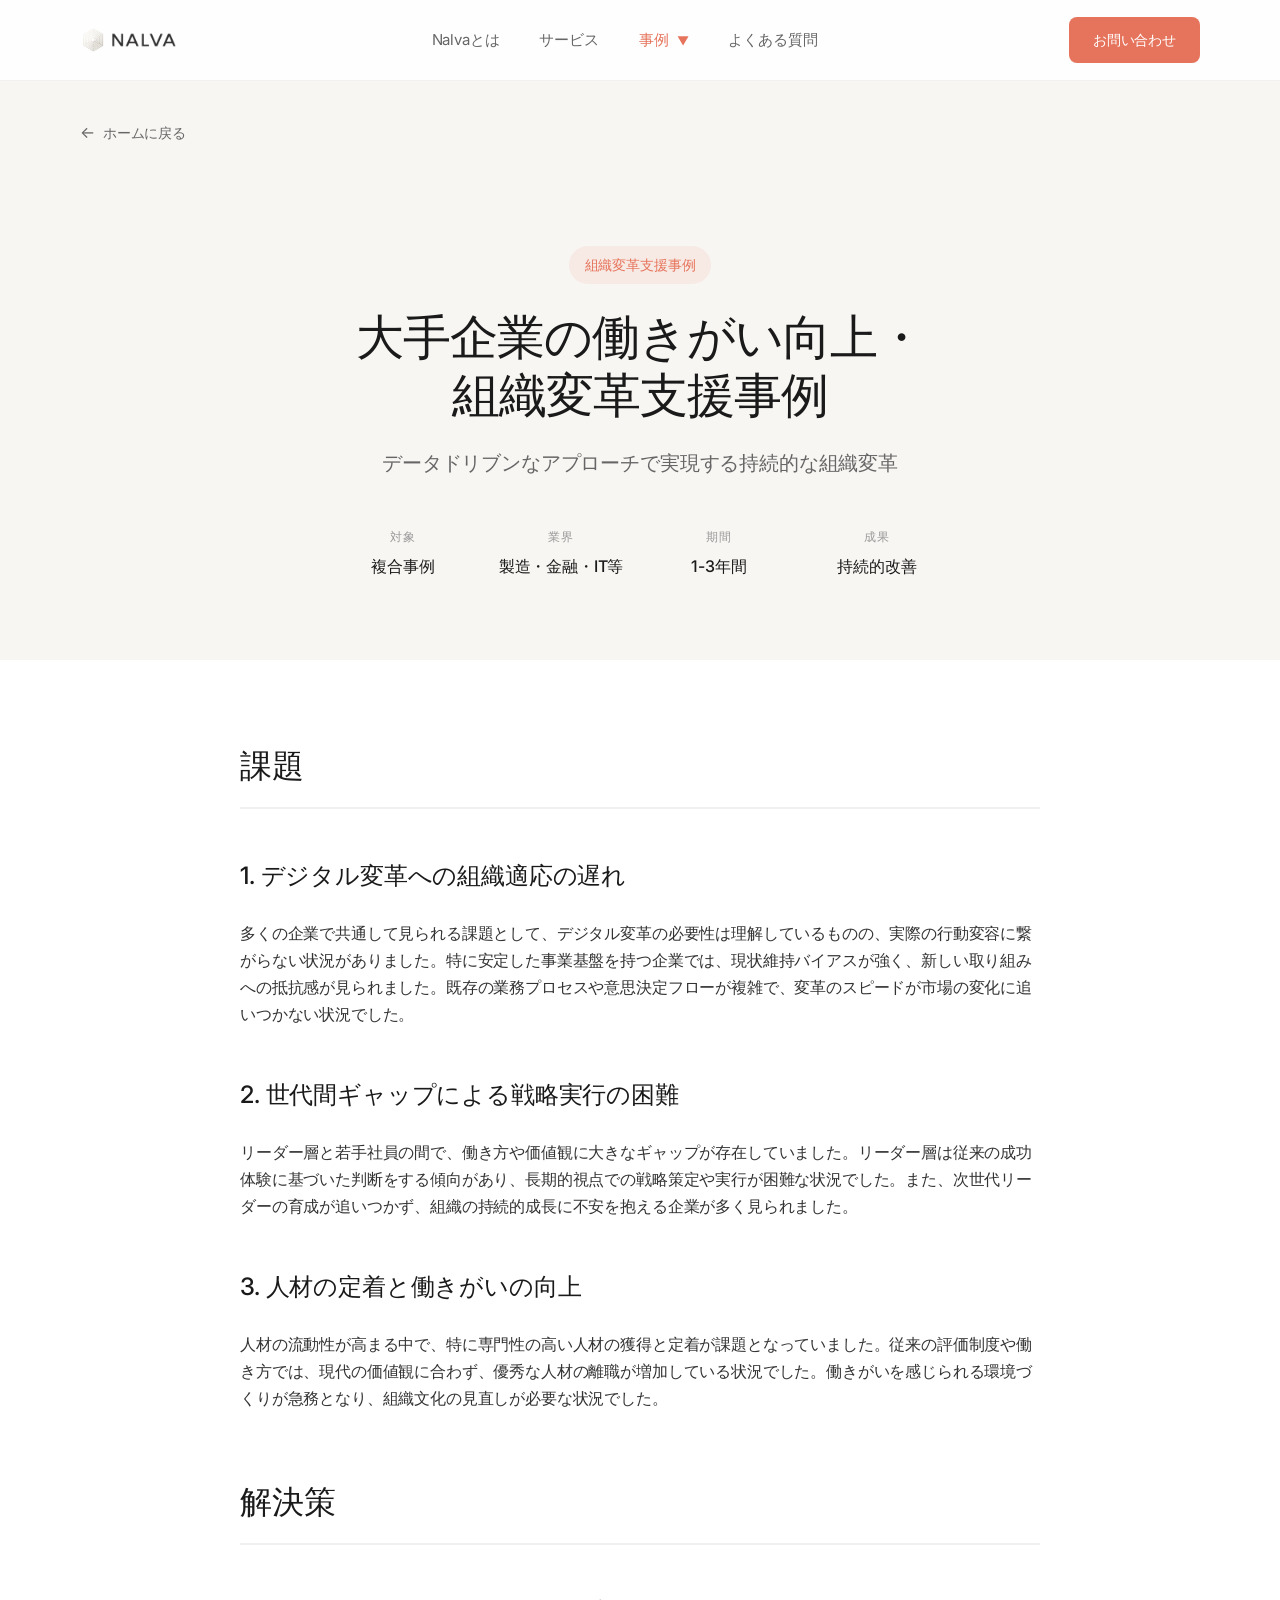
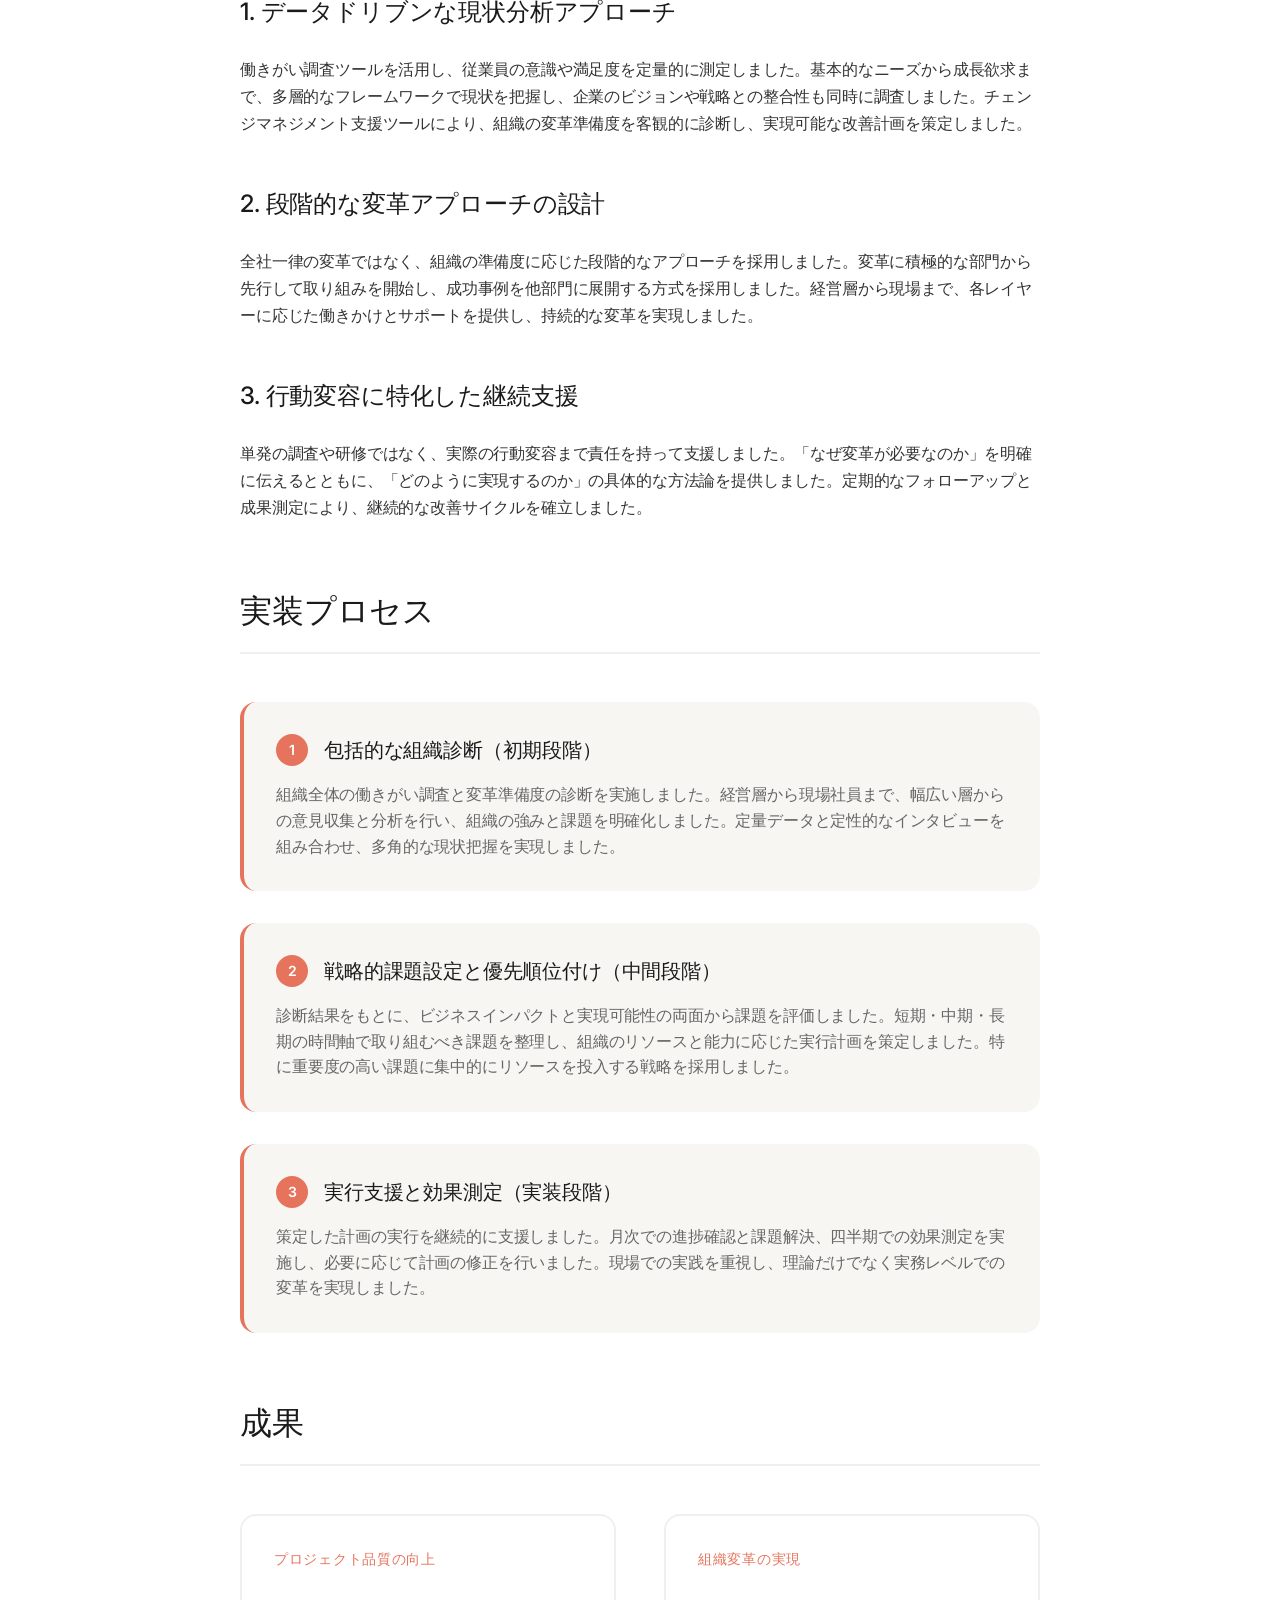
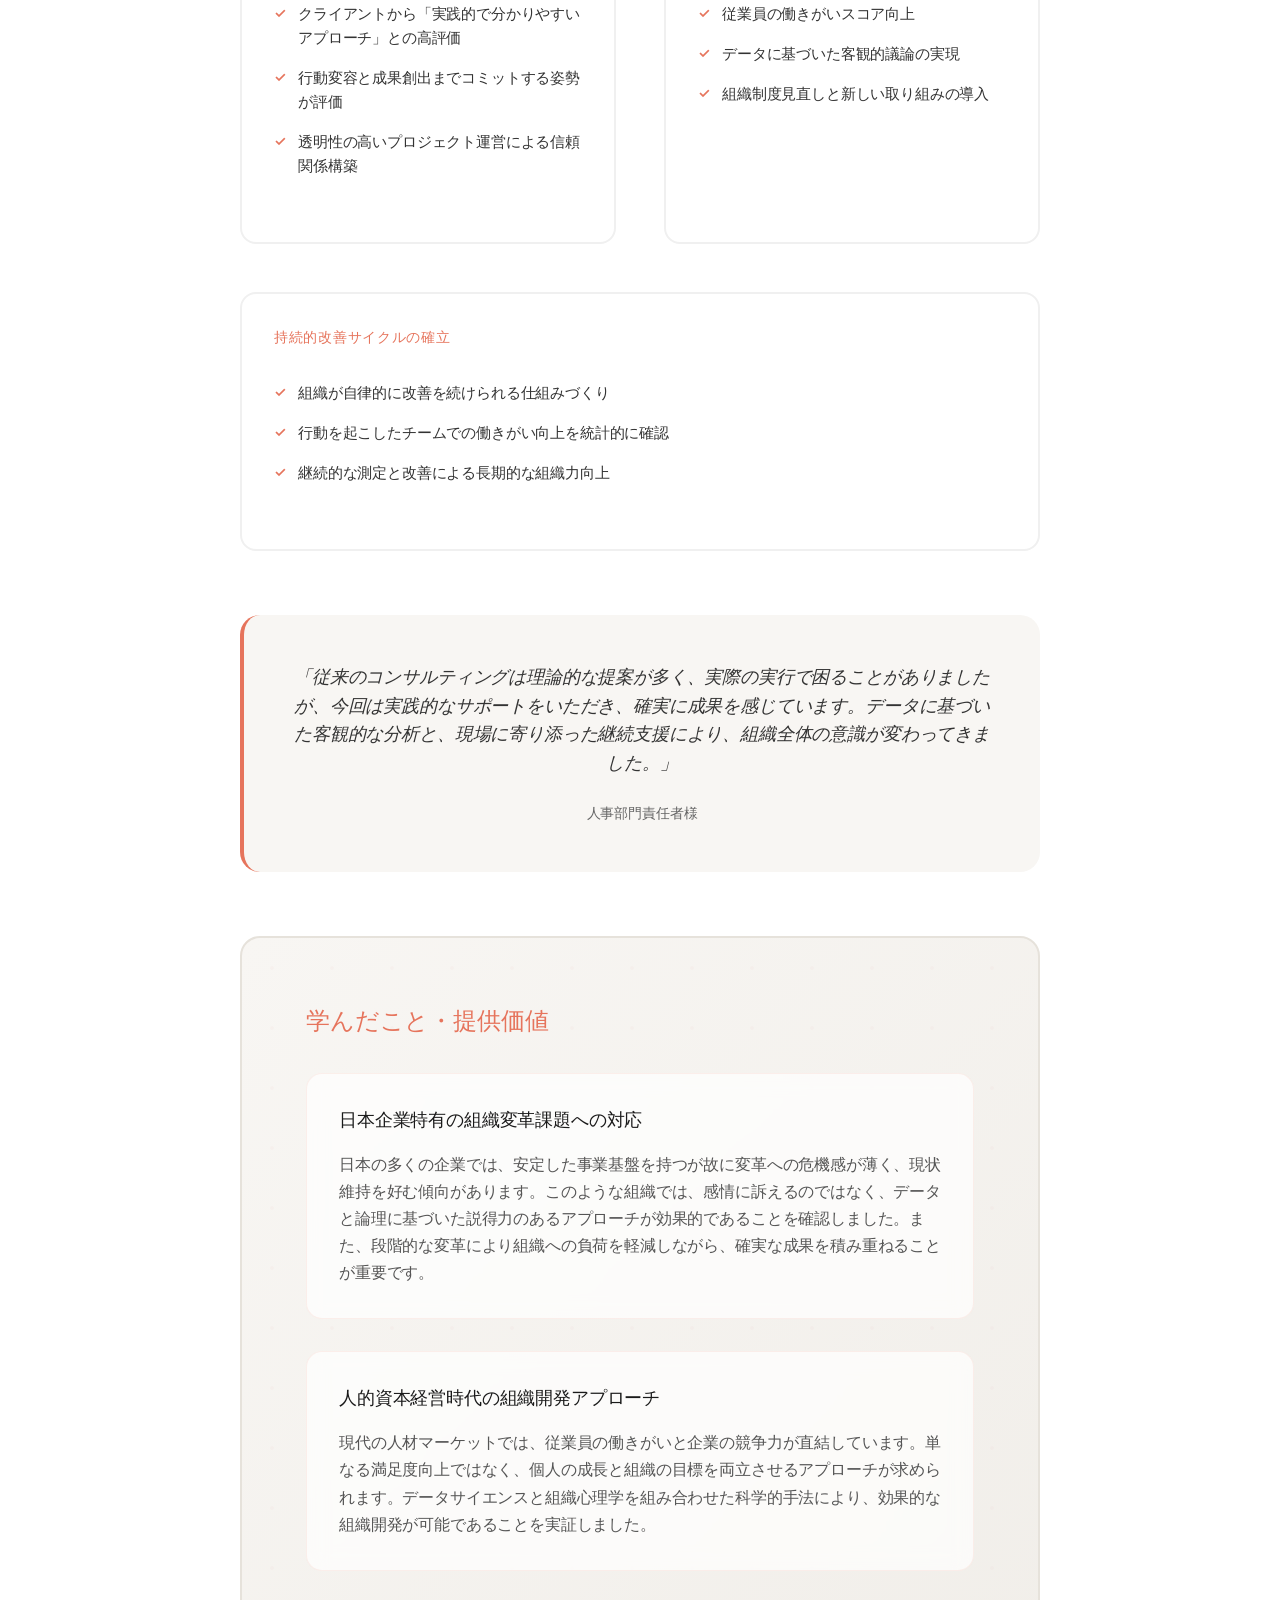
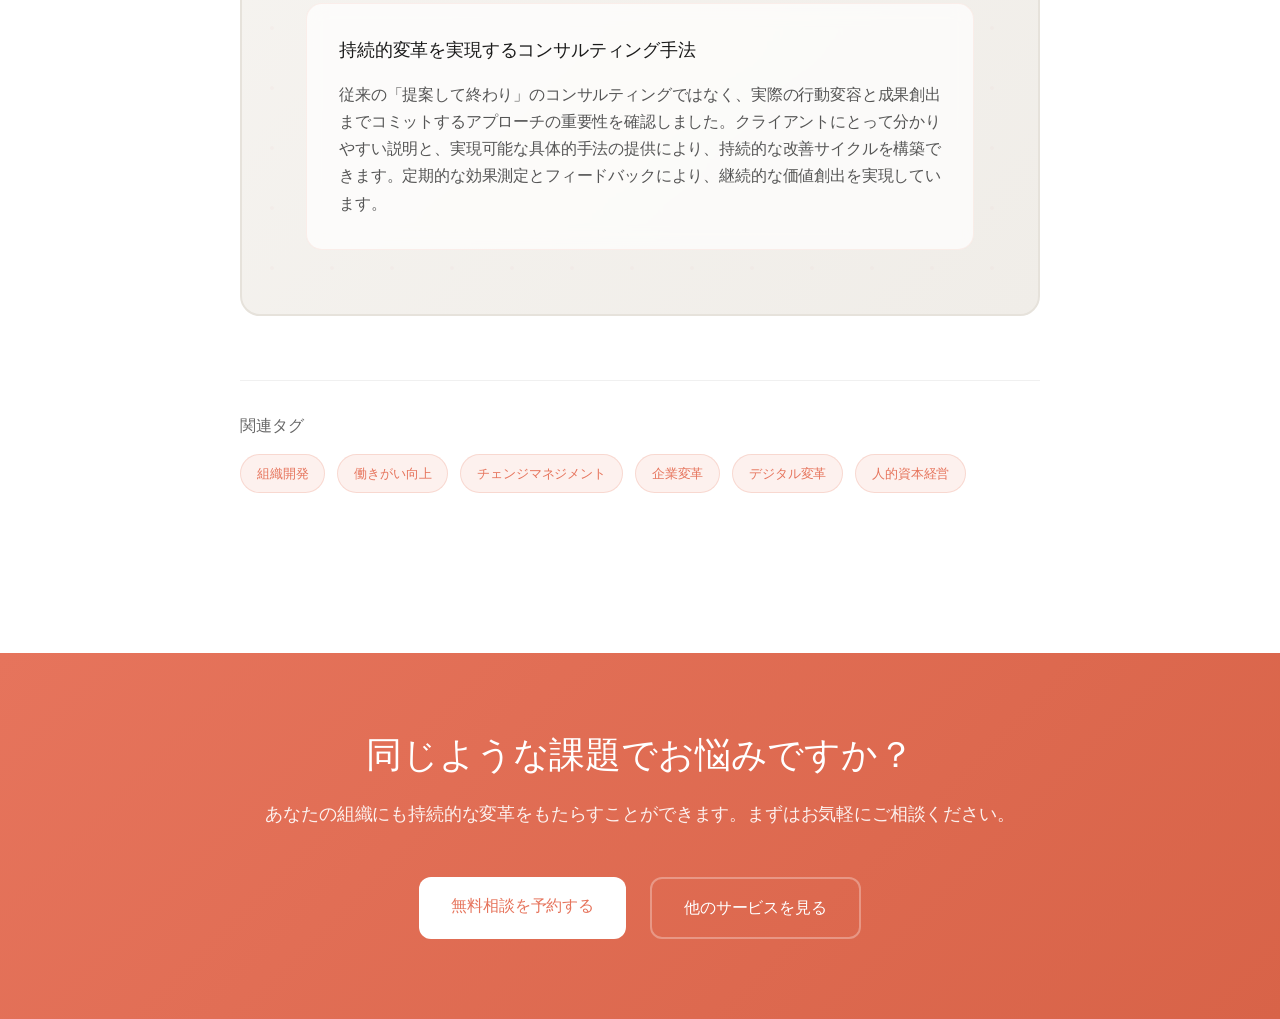
<file: case_study_2.html>
<!DOCTYPE html>
<html lang="ja">
<head>
    <meta charset="UTF-8">
    <meta name="viewport" content="width=device-width, initial-scale=1.0">
    <title>事例詳細 - 大手企業の働きがい向上・組織変革支援 | NALVA</title>
    <meta name="description" content="大手企業における働きがい向上と組織変革支援の成功事例。データドリブンなアプローチで実際の行動変容まで実現した支援内容を詳しくご紹介します。">
    
    <!-- ファビコン -->
    <link rel="icon" type="image/x-icon" href="./favicon.ico">
    
    <link rel="preconnect" href="https://fonts.googleapis.com">
    <link rel="preconnect" href="https://fonts.gstatic.com" crossorigin>
    <link href="https://fonts.googleapis.com/css2?family=Inter:wght@300;400;500;600;700&display=swap" rel="stylesheet">
    
    <style>
        * {
            margin: 0;
            padding: 0;
            box-sizing: border-box;
        }
        
        body {
            font-family: 'Inter', -apple-system, BlinkMacSystemFont, sans-serif;
            line-height: 1.6;
            color: #1a1a1a;
            background: #fefefe;
            font-weight: 300;
            letter-spacing: -0.01em;
        }
        
        .container {
            max-width: 1200px;
            margin: 0 auto;
            padding: 0 40px;
        }
        
        /* Header */
        header {
            position: fixed;
            top: 0;
            left: 0;
            right: 0;
            background: rgba(254, 254, 254, 0.95);
            backdrop-filter: blur(20px);
            border-bottom: 1px solid rgba(0, 0, 0, 0.05);
            z-index: 1000;
            transition: all 0.3s ease;
        }
        
        nav {
            display: flex;
            align-items: center;
            justify-content: space-between;
            height: 80px;
        }
        
        .logo a {
            display: flex;
            align-items: center;
            text-decoration: none;
        }
        
        .logo img {
            height: 40px;
            width: auto;
            object-fit: contain;
        }
        
        .nav-links {
            display: flex;
            gap: 40px;
            list-style: none;
        }
        
        .nav-links a {
            text-decoration: none;
            color: #666;
            font-size: 15px;
            font-weight: 400;
            transition: color 0.2s ease;
        }
        
        .nav-links a:hover,
        .nav-links a.active {
            color: #e6745c;
        }
        
        /* Dropdown Menu */
        .dropdown {
            position: relative;
        }
        
        .dropdown-content {
            display: none;
            position: absolute;
            top: 100%;
            left: 0;
            background: white;
            min-width: 250px;
            box-shadow: 0 8px 32px rgba(0, 0, 0, 0.1);
            border-radius: 12px;
            padding: 16px 0;
            z-index: 1000;
            border: 1px solid rgba(0, 0, 0, 0.05);
            margin-top: 0;
        }
        
        /* 親要素または子要素にホバーしている間は表示 */
        .dropdown:hover .dropdown-content {
            display: block;
            animation: fadeInDown 0.3s ease;
        }
        
        /* ドロップダウンエリア全体を拡張してホバー範囲を確保 */
        .dropdown::after {
            content: '';
            position: absolute;
            top: 100%;
            left: -20px;
            right: -20px;
            height: 20px;
            z-index: 999;
        }
        
        @keyframes fadeInDown {
            from {
                opacity: 0;
                transform: translateY(-10px);
            }
            to {
                opacity: 1;
                transform: translateY(0);
            }
        }
        
        .dropdown-content a {
            display: block;
            padding: 12px 20px;
            text-decoration: none;
            color: #333;
            font-size: 14px;
            transition: all 0.2s ease;
            border-left: 3px solid transparent;
        }
        
        .dropdown-content a:hover {
            background: #f8f6f3;
            color: #e6745c;
            border-left-color: #e6745c;
        }
        
        .dropdown-content a.active {
            background: #f8f6f3;
            color: #e6745c;
            border-left-color: #e6745c;
        }
        
        .dropdown-arrow {
            margin-left: 8px;
            font-size: 12px;
            transition: transform 0.2s ease;
        }
        
        .dropdown:hover .dropdown-arrow {
            transform: rotate(180deg);
        }
        
        /* Mobile Menu */
        .mobile-menu-toggle {
            display: none;
            background: none;
            border: none;
            cursor: pointer;
            padding: 8px;
            flex-direction: column;
            gap: 4px;
        }
        
        .hamburger-line {
            width: 24px;
            height: 2px;
            background: #666;
            transition: all 0.3s ease;
        }
        
        .mobile-menu-toggle.active .hamburger-line:nth-child(1) {
            transform: rotate(45deg) translate(5px, 5px);
        }
        
        .mobile-menu-toggle.active .hamburger-line:nth-child(2) {
            opacity: 0;
        }
        
        .mobile-menu-toggle.active .hamburger-line:nth-child(3) {
            transform: rotate(-45deg) translate(7px, -6px);
        }
        
        .mobile-menu {
            display: none;
            position: absolute;
            top: 100%;
            left: 0;
            right: 0;
            background: white;
            box-shadow: 0 8px 32px rgba(0, 0, 0, 0.1);
            border-top: 1px solid rgba(0, 0, 0, 0.05);
            padding: 24px;
        }
        
        .mobile-menu.active {
            display: block;
            animation: fadeInDown 0.3s ease;
        }
        
        .mobile-menu a {
            display: block;
            padding: 16px 0;
            text-decoration: none;
            color: #333;
            font-size: 16px;
            font-weight: 400;
            border-bottom: 1px solid #f0f0f0;
            transition: color 0.2s ease;
        }
        
        .mobile-menu a:last-child {
            border-bottom: none;
        }
        
        .mobile-menu a:hover {
            color: #e6745c;
        }
        
        .mobile-submenu {
            margin-left: 20px;
            margin-top: 12px;
        }
        
        .mobile-submenu a {
            padding: 8px 0;
            font-size: 14px;
            color: #666;
            border-bottom: none;
        }
        
        .mobile-submenu a.active {
            color: #e6745c;
        }
        
        .cta-button {
            background: #e6745c;
            color: white;
            padding: 12px 24px;
            border-radius: 8px;
            text-decoration: none;
            font-size: 14px;
            font-weight: 500;
            transition: all 0.2s ease;
            border: none;
            cursor: pointer;
        }
        
        .cta-button:hover {
            background: #d86348;
            transform: translateY(-1px);
            box-shadow: 0 4px 12px rgba(230, 116, 92, 0.3);
        }
        
        /* Back Navigation */
        .back-nav {
            padding: 120px 0 40px;
            background: #f8f6f3;
        }
        
        .back-link {
            display: inline-flex;
            align-items: center;
            gap: 8px;
            color: #666;
            text-decoration: none;
            font-size: 14px;
            font-weight: 400;
            transition: color 0.2s ease;
        }
        
        .back-link:hover {
            color: #e6745c;
        }
        
        .back-link::before {
            content: '←';
            font-size: 16px;
        }
        
        /* Hero Section */
        .case-hero {
            padding: 60px 0 80px;
            background: #f8f6f3;
        }
        
        .case-header {
            max-width: 800px;
            margin: 0 auto;
            text-align: center;
        }
        
        .case-category {
            display: inline-block;
            background: rgba(230, 116, 92, 0.1);
            color: #e6745c;
            padding: 8px 16px;
            border-radius: 20px;
            font-size: 14px;
            font-weight: 500;
            margin-bottom: 24px;
        }
        
        .case-title {
            font-size: 48px;
            font-weight: 300;
            line-height: 1.2;
            margin-bottom: 24px;
            color: #1a1a1a;
            letter-spacing: -0.02em;
        }
        
        .case-subtitle {
            font-size: 20px;
            color: #666;
            font-weight: 300;
            margin-bottom: 48px;
        }
        
        .case-meta {
            display: grid;
            grid-template-columns: repeat(4, 1fr);
            gap: 32px;
            max-width: 600px;
            margin: 0 auto;
        }
        
        .meta-item {
            text-align: center;
        }
        
        .meta-label {
            font-size: 12px;
            color: #999;
            text-transform: uppercase;
            letter-spacing: 0.05em;
            margin-bottom: 8px;
            font-weight: 500;
        }
        
        .meta-value {
            font-size: 16px;
            color: #1a1a1a;
            font-weight: 500;
        }
        
        /* Main Content */
        .case-content {
            padding: 80px 0;
            background: white;
        }
        
        .content-wrapper {
            max-width: 800px;
            margin: 0 auto;
        }
        
        .section-title {
            font-size: 32px;
            font-weight: 500;
            color: #1a1a1a;
            margin-bottom: 32px;
            padding-bottom: 16px;
            border-bottom: 2px solid #f0f0f0;
        }
        
        .subsection-title {
            font-size: 24px;
            font-weight: 500;
            color: #1a1a1a;
            margin: 48px 0 24px;
        }
        
        .content-section {
            margin-bottom: 64px;
        }
        
        .content-section p {
            font-size: 16px;
            line-height: 1.7;
            margin-bottom: 24px;
            color: #333;
        }
        
        .content-section ul {
            margin: 24px 0;
            padding-left: 0;
            list-style: none;
        }
        
        .content-section li {
            padding: 12px 0;
            font-size: 16px;
            color: #333;
            position: relative;
            padding-left: 32px;
            line-height: 1.6;
        }
        
        .content-section li::before {
            content: '•';
            position: absolute;
            left: 0;
            top: 12px;
            color: #e6745c;
            font-weight: bold;
            font-size: 18px;
        }
        
        /* Process Steps */
        .process-steps {
            display: grid;
            gap: 32px;
            margin: 48px 0;
        }
        
        .process-step {
            background: #f8f6f3;
            padding: 32px;
            border-radius: 16px;
            border-left: 4px solid #e6745c;
        }
        
        .step-header {
            display: flex;
            align-items: center;
            gap: 16px;
            margin-bottom: 16px;
        }
        
        .step-number {
            background: #e6745c;
            color: white;
            width: 32px;
            height: 32px;
            border-radius: 50%;
            display: flex;
            align-items: center;
            justify-content: center;
            font-weight: 600;
            font-size: 14px;
        }
        
        .step-title {
            font-size: 20px;
            font-weight: 500;
            color: #1a1a1a;
        }
        
        .step-description {
            color: #666;
            line-height: 1.6;
        }
        
        /* Results Grid */
        .results-grid {
            display: grid;
            grid-template-columns: repeat(2, 1fr);
            gap: 48px;
            margin: 48px 0;
        }
        
        .result-card {
            background: white;
            padding: 32px;
            border-radius: 16px;
            border: 2px solid #f0f0f0;
            transition: all 0.3s ease;
        }
        
        .result-card:hover {
            border-color: #e6745c;
            transform: translateY(-4px);
            box-shadow: 0 8px 32px rgba(0, 0, 0, 0.1);
        }
        
        .result-type {
            font-size: 14px;
            color: #e6745c;
            font-weight: 500;
            margin-bottom: 16px;
            text-transform: uppercase;
            letter-spacing: 0.05em;
        }
        
        .result-items {
            list-style: none;
            padding: 0;
        }
        
        .result-items li {
            padding: 8px 0;
            font-size: 15px;
            color: #333;
            position: relative;
            padding-left: 24px;
        }
        
        .result-items li::before {
            content: '✓';
            position: absolute;
            left: 0;
            top: 8px;
            color: #e6745c;
            font-weight: 600;
            font-size: 14px;
        }
        
        /* Quote */
        .client-quote {
            background: #f8f6f3;
            padding: 48px;
            border-radius: 20px;
            margin: 48px 0;
            text-align: center;
            border-left: 4px solid #e6745c;
        }
        
        .quote-text {
            font-size: 18px;
            font-style: italic;
            color: #333;
            line-height: 1.6;
            margin-bottom: 24px;
        }
        
        .quote-author {
            font-size: 14px;
            color: #666;
            font-weight: 500;
        }
        
        /* Insights */
        .insights-section {
            background: linear-gradient(135deg, #f8f6f3 0%, #f0ede8 100%);
            color: #1a1a1a;
            padding: 64px;
            border-radius: 20px;
            margin: 64px 0;
            border: 2px solid #e6e2db;
            position: relative;
            overflow: hidden;
        }
        
        .insights-section::before {
            content: '';
            position: absolute;
            top: 0;
            left: 0;
            right: 0;
            bottom: 0;
            background: url('data:image/svg+xml,<svg width="60" height="60" viewBox="0 0 60 60" xmlns="http://www.w3.org/2000/svg"><g fill="none" fill-rule="evenodd"><g fill="%23e6745c" fill-opacity="0.03"><circle cx="30" cy="30" r="2"/></g></g></svg>');
            pointer-events: none;
        }
        
        .insights-title {
            font-size: 24px;
            font-weight: 500;
            margin-bottom: 32px;
            color: #e6745c;
            position: relative;
            z-index: 2;
        }
        
        .insights-content {
            display: grid;
            gap: 32px;
            position: relative;
            z-index: 2;
        }
        
        .insight-item {
            padding: 32px;
            background: rgba(255, 255, 255, 0.7);
            border-radius: 16px;
            border: 1px solid rgba(230, 116, 92, 0.1);
            backdrop-filter: blur(10px);
            transition: all 0.3s ease;
        }
        
        .insight-item:hover {
            transform: translateY(-4px);
            box-shadow: 0 8px 32px rgba(230, 116, 92, 0.15);
            border-color: rgba(230, 116, 92, 0.2);
        }
        
        .insight-title {
            font-size: 18px;
            font-weight: 500;
            margin-bottom: 16px;
            color: #1a1a1a;
        }
        
        .insight-description {
            color: #555;
            line-height: 1.7;
            font-size: 16px;
        }
        
        /* Tags */
        .tags-section {
            margin: 48px 0;
            padding: 32px 0;
            border-top: 1px solid #f0f0f0;
        }
        
        .tags-title {
            font-size: 16px;
            font-weight: 500;
            color: #666;
            margin-bottom: 16px;
        }
        
        .tags {
            display: flex;
            flex-wrap: wrap;
            gap: 12px;
        }
        
        .tag {
            background: rgba(230, 116, 92, 0.1);
            color: #e6745c;
            padding: 8px 16px;
            border-radius: 20px;
            font-size: 13px;
            font-weight: 500;
            border: 1px solid rgba(230, 116, 92, 0.2);
        }
        
        /* CTA Section */
        .case-cta {
            padding: 80px 0;
            background: linear-gradient(135deg, #e6745c, #d86348);
            color: white;
            text-align: center;
        }
        
        .cta-content h2 {
            font-size: 36px;
            font-weight: 300;
            margin-bottom: 24px;
            line-height: 1.2;
        }
        
        .cta-content p {
            font-size: 18px;
            margin-bottom: 48px;
            color: rgba(255, 255, 255, 0.9);
        }
        
        .cta-buttons {
            display: flex;
            gap: 24px;
            justify-content: center;
            flex-wrap: wrap;
        }
        
        .btn-primary {
            background: white;
            color: #e6745c;
            padding: 16px 32px;
            border-radius: 12px;
            text-decoration: none;
            font-size: 16px;
            font-weight: 500;
            transition: all 0.3s ease;
            border: none;
            cursor: pointer;
        }
        
        .btn-primary:hover {
            background: #f0f0f0;
            transform: translateY(-2px);
            box-shadow: 0 8px 25px rgba(255, 255, 255, 0.3);
        }
        
        .btn-secondary {
            color: white;
            padding: 16px 32px;
            text-decoration: none;
            font-size: 16px;
            font-weight: 400;
            transition: all 0.2s ease;
            border: 2px solid rgba(255, 255, 255, 0.3);
            border-radius: 12px;
            background: transparent;
        }
        
        .btn-secondary:hover {
            border-color: white;
            background: rgba(255, 255, 255, 0.1);
        }
        
        /* Responsive */
        @media (max-width: 768px) {
            .container { padding: 0 24px; }
            .case-title { font-size: 32px; }
            .case-meta { grid-template-columns: repeat(2, 1fr); gap: 24px; }
            .results-grid { grid-template-columns: 1fr; gap: 32px; }
            .section-title { font-size: 24px; }
            .cta-content h2 { font-size: 28px; }
            .cta-buttons { flex-direction: column; align-items: center; }
            .insights-section { padding: 32px 24px; }
            .client-quote { padding: 32px 24px; }
            
            /* Mobile Navigation */
            .nav-links { display: none; }
            .mobile-menu-toggle { display: flex; }
        }
        
        /* Animations */
        .fade-in {
            opacity: 0;
            transform: translateY(32px);
            transition: all 0.8s ease;
        }
        
        .fade-in.visible {
            opacity: 1;
            transform: translateY(0);
        }
    </style>
</head>
<body>
    <!-- Header -->
    <header>
        <nav class="container">
            <div class="logo">
                <a href="index.html">
                    <img src="./nalva-logo.png" alt="NALVA">
                </a>
            </div>
            <ul class="nav-links">
                <li><a href="index.html#about">Nalvaとは</a></li>
                <li><a href="index.html#services">サービス</a></li>
                <li class="dropdown">
                    <a href="#" class="active">事例<span class="dropdown-arrow">▼</span></a>
                    <div class="dropdown-content">
                        <a href="case-study.html">技術系コンサルティング企業のDX推進支援</a>
                        <a href="case-study-2.html" class="active">大手企業の働きがい向上・組織変革支援</a>
                    </div>
                </li>
                <li><a href="index.html#faq">よくある質問</a></li>
            </ul>
            <button class="mobile-menu-toggle">
                <div class="hamburger-line"></div>
                <div class="hamburger-line"></div>
                <div class="hamburger-line"></div>
            </button>
            <div class="mobile-menu">
                <a href="index.html#about">Nalvaとは</a>
                <a href="index.html#services">サービス</a>
                <a href="#">事例</a>
                <div class="mobile-submenu">
                    <a href="case-study.html">技術系コンサルティング企業のDX推進支援</a>
                    <a href="case-study-2.html" class="active">大手企業の働きがい向上・組織変革支援</a>
                </div>
                <a href="index.html#faq">よくある質問</a>
            </div>
            <a href="index.html#contact" class="cta-button">お問い合わせ</a>
        </nav>
    </header>

    <!-- Back Navigation -->
    <section class="back-nav">
        <div class="container">
            <a href="index.html" class="back-link">ホームに戻る</a>
        </div>
    </section>

    <!-- Case Hero -->
    <section class="case-hero">
        <div class="container">
            <div class="case-header fade-in">
                <div class="case-category">組織変革支援事例</div>
                <h1 class="case-title">大手企業の働きがい向上・<br>組織変革支援事例</h1>
                <p class="case-subtitle">データドリブンなアプローチで実現する持続的な組織変革</p>
                
                <div class="case-meta">
                    <div class="meta-item">
                        <div class="meta-label">対象</div>
                        <div class="meta-value">複合事例</div>
                    </div>
                    <div class="meta-item">
                        <div class="meta-label">業界</div>
                        <div class="meta-value">製造・金融・IT等</div>
                    </div>
                    <div class="meta-item">
                        <div class="meta-label">期間</div>
                        <div class="meta-value">1-3年間</div>
                    </div>
                    <div class="meta-item">
                        <div class="meta-label">成果</div>
                        <div class="meta-value">持続的改善</div>
                    </div>
                </div>
            </div>
        </div>
    </section>

    <!-- Main Content -->
    <section class="case-content">
        <div class="container">
            <div class="content-wrapper">
                
                <!-- 課題 -->
                <div class="content-section fade-in">
                    <h2 class="section-title">課題</h2>
                    
                    <div class="subsection-title">1. デジタル変革への組織適応の遅れ</div>
                    <p>多くの企業で共通して見られる課題として、デジタル変革の必要性は理解しているものの、実際の行動変容に繋がらない状況がありました。特に安定した事業基盤を持つ企業では、現状維持バイアスが強く、新しい取り組みへの抵抗感が見られました。既存の業務プロセスや意思決定フローが複雑で、変革のスピードが市場の変化に追いつかない状況でした。</p>
                    
                    <div class="subsection-title">2. 世代間ギャップによる戦略実行の困難</div>
                    <p>リーダー層と若手社員の間で、働き方や価値観に大きなギャップが存在していました。リーダー層は従来の成功体験に基づいた判断をする傾向があり、長期的視点での戦略策定や実行が困難な状況でした。また、次世代リーダーの育成が追いつかず、組織の持続的成長に不安を抱える企業が多く見られました。</p>
                    
                    <div class="subsection-title">3. 人材の定着と働きがいの向上</div>
                    <p>人材の流動性が高まる中で、特に専門性の高い人材の獲得と定着が課題となっていました。従来の評価制度や働き方では、現代の価値観に合わず、優秀な人材の離職が増加している状況でした。働きがいを感じられる環境づくりが急務となり、組織文化の見直しが必要な状況でした。</p>
                </div>

                <!-- 解決策 -->
                <div class="content-section fade-in">
                    <h2 class="section-title">解決策</h2>
                    
                    <div class="subsection-title">1. データドリブンな現状分析アプローチ</div>
                    <p>働きがい調査ツールを活用し、従業員の意識や満足度を定量的に測定しました。基本的なニーズから成長欲求まで、多層的なフレームワークで現状を把握し、企業のビジョンや戦略との整合性も同時に調査しました。チェンジマネジメント支援ツールにより、組織の変革準備度を客観的に診断し、実現可能な改善計画を策定しました。</p>
                    
                    <div class="subsection-title">2. 段階的な変革アプローチの設計</div>
                    <p>全社一律の変革ではなく、組織の準備度に応じた段階的なアプローチを採用しました。変革に積極的な部門から先行して取り組みを開始し、成功事例を他部門に展開する方式を採用しました。経営層から現場まで、各レイヤーに応じた働きかけとサポートを提供し、持続的な変革を実現しました。</p>
                    
                    <div class="subsection-title">3. 行動変容に特化した継続支援</div>
                    <p>単発の調査や研修ではなく、実際の行動変容まで責任を持って支援しました。「なぜ変革が必要なのか」を明確に伝えるとともに、「どのように実現するのか」の具体的な方法論を提供しました。定期的なフォローアップと成果測定により、継続的な改善サイクルを確立しました。</p>
                </div>

                <!-- 実装プロセス -->
                <div class="content-section fade-in">
                    <h2 class="section-title">実装プロセス</h2>
                    
                    <div class="process-steps">
                        <div class="process-step">
                            <div class="step-header">
                                <div class="step-number">1</div>
                                <div class="step-title">包括的な組織診断（初期段階）</div>
                            </div>
                            <div class="step-description">
                                組織全体の働きがい調査と変革準備度の診断を実施しました。経営層から現場社員まで、幅広い層からの意見収集と分析を行い、組織の強みと課題を明確化しました。定量データと定性的なインタビューを組み合わせ、多角的な現状把握を実現しました。
                            </div>
                        </div>
                        
                        <div class="process-step">
                            <div class="step-header">
                                <div class="step-number">2</div>
                                <div class="step-title">戦略的課題設定と優先順位付け（中間段階）</div>
                            </div>
                            <div class="step-description">
                                診断結果をもとに、ビジネスインパクトと実現可能性の両面から課題を評価しました。短期・中期・長期の時間軸で取り組むべき課題を整理し、組織のリソースと能力に応じた実行計画を策定しました。特に重要度の高い課題に集中的にリソースを投入する戦略を採用しました。
                            </div>
                        </div>
                        
                        <div class="process-step">
                            <div class="step-header">
                                <div class="step-number">3</div>
                                <div class="step-title">実行支援と効果測定（実装段階）</div>
                            </div>
                            <div class="step-description">
                                策定した計画の実行を継続的に支援しました。月次での進捗確認と課題解決、四半期での効果測定を実施し、必要に応じて計画の修正を行いました。現場での実践を重視し、理論だけでなく実務レベルでの変革を実現しました。
                            </div>
                        </div>
                    </div>
                </div>

                <!-- 成果 -->
                <div class="content-section fade-in">
                    <h2 class="section-title">成果</h2>
                    
                    <div class="results-grid">
                        <div class="result-card">
                            <div class="result-type">プロジェクト品質の向上</div>
                            <ul class="result-items">
                                <li>クライアントから「実践的で分かりやすいアプローチ」との高評価</li>
                                <li>行動変容と成果創出までコミットする姿勢が評価</li>
                                <li>透明性の高いプロジェクト運営による信頼関係構築</li>
                            </ul>
                        </div>
                        
                        <div class="result-card">
                            <div class="result-type">組織変革の実現</div>
                            <ul class="result-items">
                                <li>従業員の働きがいスコア向上</li>
                                <li>データに基づいた客観的議論の実現</li>
                                <li>組織制度見直しと新しい取り組みの導入</li>
                            </ul>
                        </div>
                    </div>
                    
                    <div class="result-card" style="margin-top: 32px;">
                        <div class="result-type">持続的改善サイクルの確立</div>
                        <ul class="result-items">
                            <li>組織が自律的に改善を続けられる仕組みづくり</li>
                            <li>行動を起こしたチームでの働きがい向上を統計的に確認</li>
                            <li>継続的な測定と改善による長期的な組織力向上</li>
                        </ul>
                    </div>
                </div>

                <!-- クライアントの声 -->
                <div class="client-quote fade-in">
                    <div class="quote-text">
                        「従来のコンサルティングは理論的な提案が多く、実際の実行で困ることがありましたが、今回は実践的なサポートをいただき、確実に成果を感じています。データに基づいた客観的な分析と、現場に寄り添った継続支援により、組織全体の意識が変わってきました。」
                    </div>
                    <div class="quote-author">
                        人事部門責任者様
                    </div>
                </div>

                <!-- 学んだこと -->
                <div class="insights-section fade-in">
                    <div class="insights-title">学んだこと・提供価値</div>
                    <div class="insights-content">
                        <div class="insight-item">
                            <div class="insight-title">日本企業特有の組織変革課題への対応</div>
                            <div class="insight-description">
                                日本の多くの企業では、安定した事業基盤を持つが故に変革への危機感が薄く、現状維持を好む傾向があります。このような組織では、感情に訴えるのではなく、データと論理に基づいた説得力のあるアプローチが効果的であることを確認しました。また、段階的な変革により組織への負荷を軽減しながら、確実な成果を積み重ねることが重要です。
                            </div>
                        </div>
                        
                        <div class="insight-item">
                            <div class="insight-title">人的資本経営時代の組織開発アプローチ</div>
                            <div class="insight-description">
                                現代の人材マーケットでは、従業員の働きがいと企業の競争力が直結しています。単なる満足度向上ではなく、個人の成長と組織の目標を両立させるアプローチが求められます。データサイエンスと組織心理学を組み合わせた科学的手法により、効果的な組織開発が可能であることを実証しました。
                            </div>
                        </div>
                        
                        <div class="insight-item">
                            <div class="insight-title">持続的変革を実現するコンサルティング手法</div>
                            <div class="insight-description">
                                従来の「提案して終わり」のコンサルティングではなく、実際の行動変容と成果創出までコミットするアプローチの重要性を確認しました。クライアントにとって分かりやすい説明と、実現可能な具体的手法の提供により、持続的な改善サイクルを構築できます。定期的な効果測定とフィードバックにより、継続的な価値創出を実現しています。
                            </div>
                        </div>
                    </div>
                </div>

                <!-- タグ -->
                <div class="tags-section fade-in">
                    <div class="tags-title">関連タグ</div>
                    <div class="tags">
                        <div class="tag">組織開発</div>
                        <div class="tag">働きがい向上</div>
                        <div class="tag">チェンジマネジメント</div>
                        <div class="tag">企業変革</div>
                        <div class="tag">デジタル変革</div>
                        <div class="tag">人的資本経営</div>
                    </div>
                </div>
            </div>
        </div>
    </section>

    <!-- CTA Section -->
    <section class="case-cta">
        <div class="container">
            <div class="cta-content fade-in">
                <h2>同じような課題でお悩みですか？</h2>
                <p>あなたの組織にも持続的な変革をもたらすことができます。まずはお気軽にご相談ください。</p>
                <div class="cta-buttons">
                    <a href="index.html#contact" class="btn-primary">無料相談を予約する</a>
                    <a href="index.html#services" class="btn-secondary">他のサービスを見る</a>
                </div>
            </div>
        </div>
    </section>

    <script>
        // Mobile menu toggle
        const mobileMenuToggle = document.querySelector('.mobile-menu-toggle');
        const mobileMenu = document.querySelector('.mobile-menu');
        
        if (mobileMenuToggle) {
            mobileMenuToggle.addEventListener('click', function() {
                this.classList.toggle('active');
                mobileMenu.classList.toggle('active');
            });
        }

        // Close mobile menu when clicking outside
        document.addEventListener('click', function(e) {
            if (!e.target.closest('nav')) {
                mobileMenuToggle?.classList.remove('active');
                mobileMenu?.classList.remove('active');
            }
        });

        // Intersection Observer for fade-in animations
        const observerOptions = {
            threshold: 0.1,
            rootMargin: '0px 0px -50px 0px'
        };

        const observer = new IntersectionObserver((entries) => {
            entries.forEach(entry => {
                if (entry.isIntersecting) {
                    entry.target.classList.add('visible');
                }
            });
        }, observerOptions);

        // Observe all fade-in elements
        document.querySelectorAll('.fade-in').forEach(el => {
            observer.observe(el);
        });

        // Header background on scroll
        window.addEventListener('scroll', () => {
            const header = document.querySelector('header');
            if (window.scrollY > 50) {
                header.style.background = 'rgba(254, 254, 254, 0.98)';
            } else {
                header.style.background = 'rgba(254, 254, 254, 0.95)';
            }
        });

        // Smooth scrolling for anchor links
        document.querySelectorAll('a[href^="#"]').forEach(anchor => {
            anchor.addEventListener('click', function (e) {
                e.preventDefault();
                const target = document.querySelector(this.getAttribute('href'));
                if (target) {
                    target.scrollIntoView({
                        behavior: 'smooth',
                        block: 'start'
                    });
                }
            });
        });
    </script>
</body>
</html>
</file>
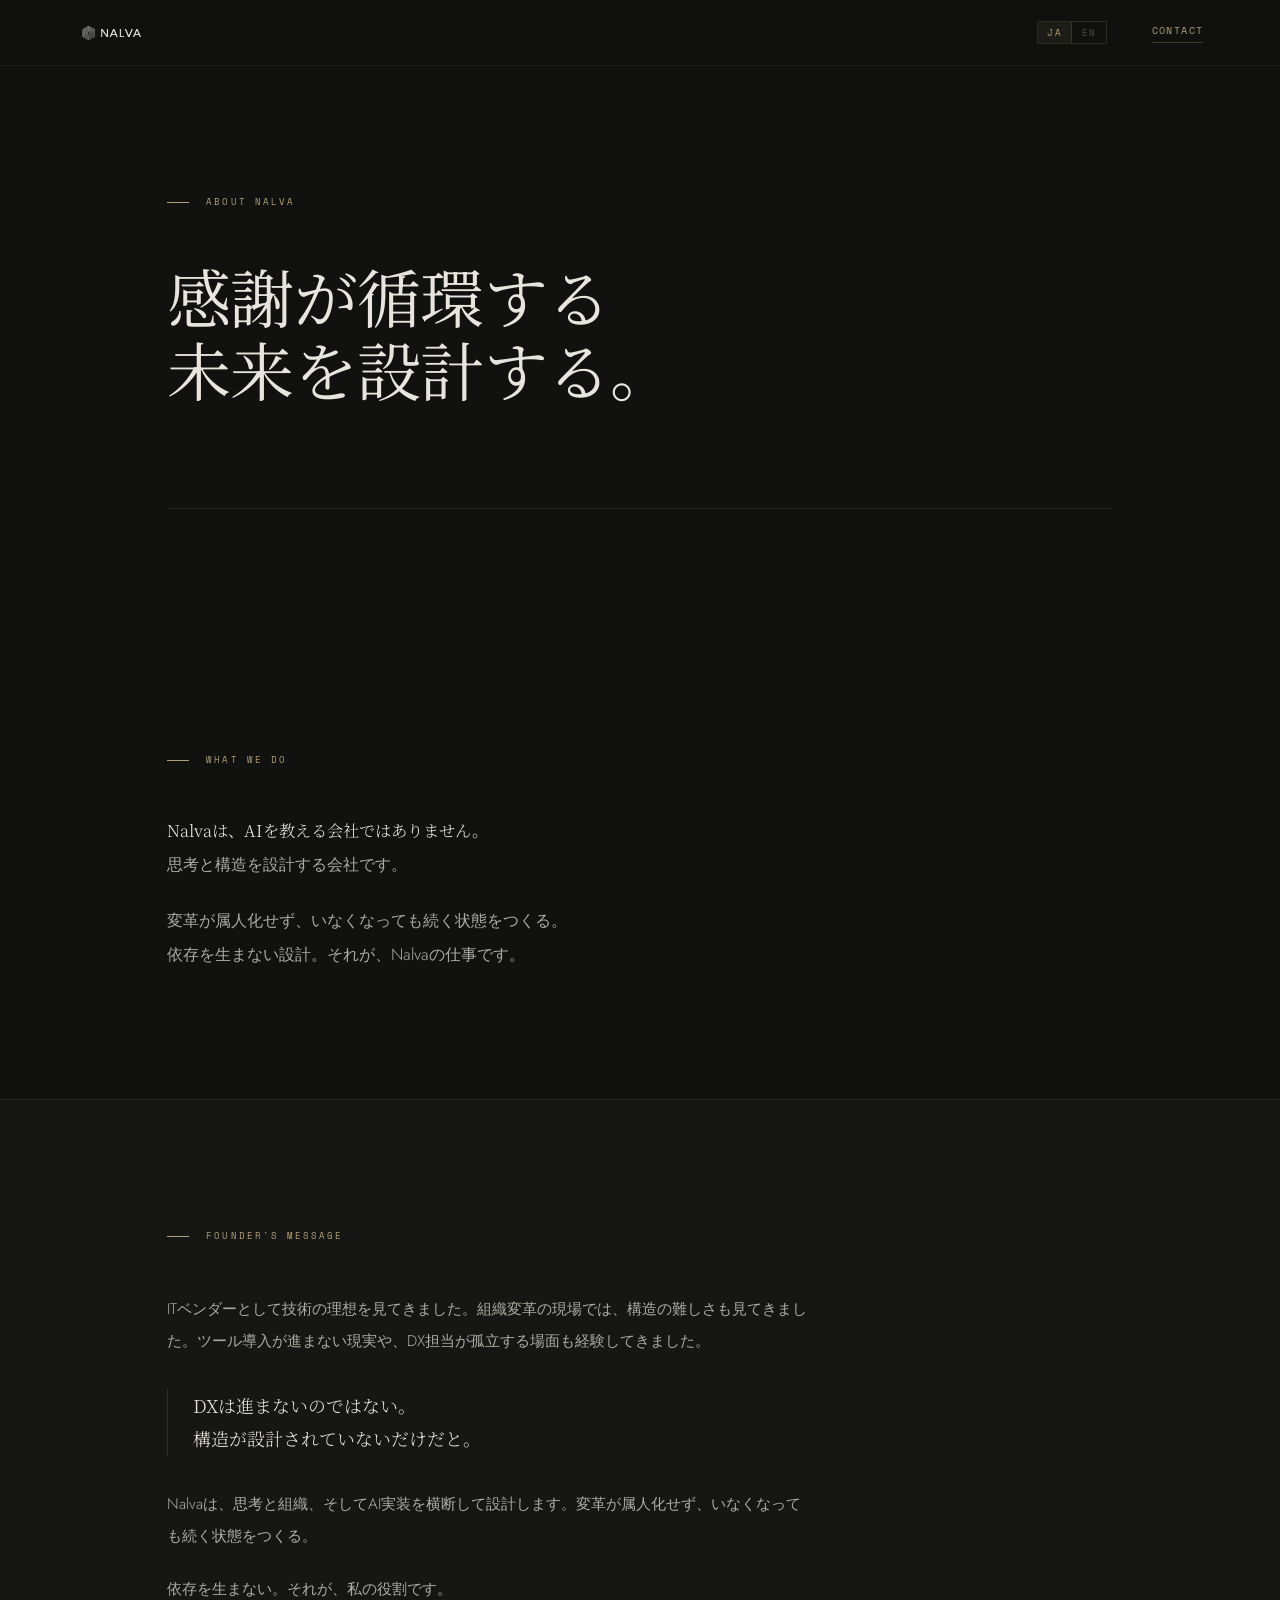
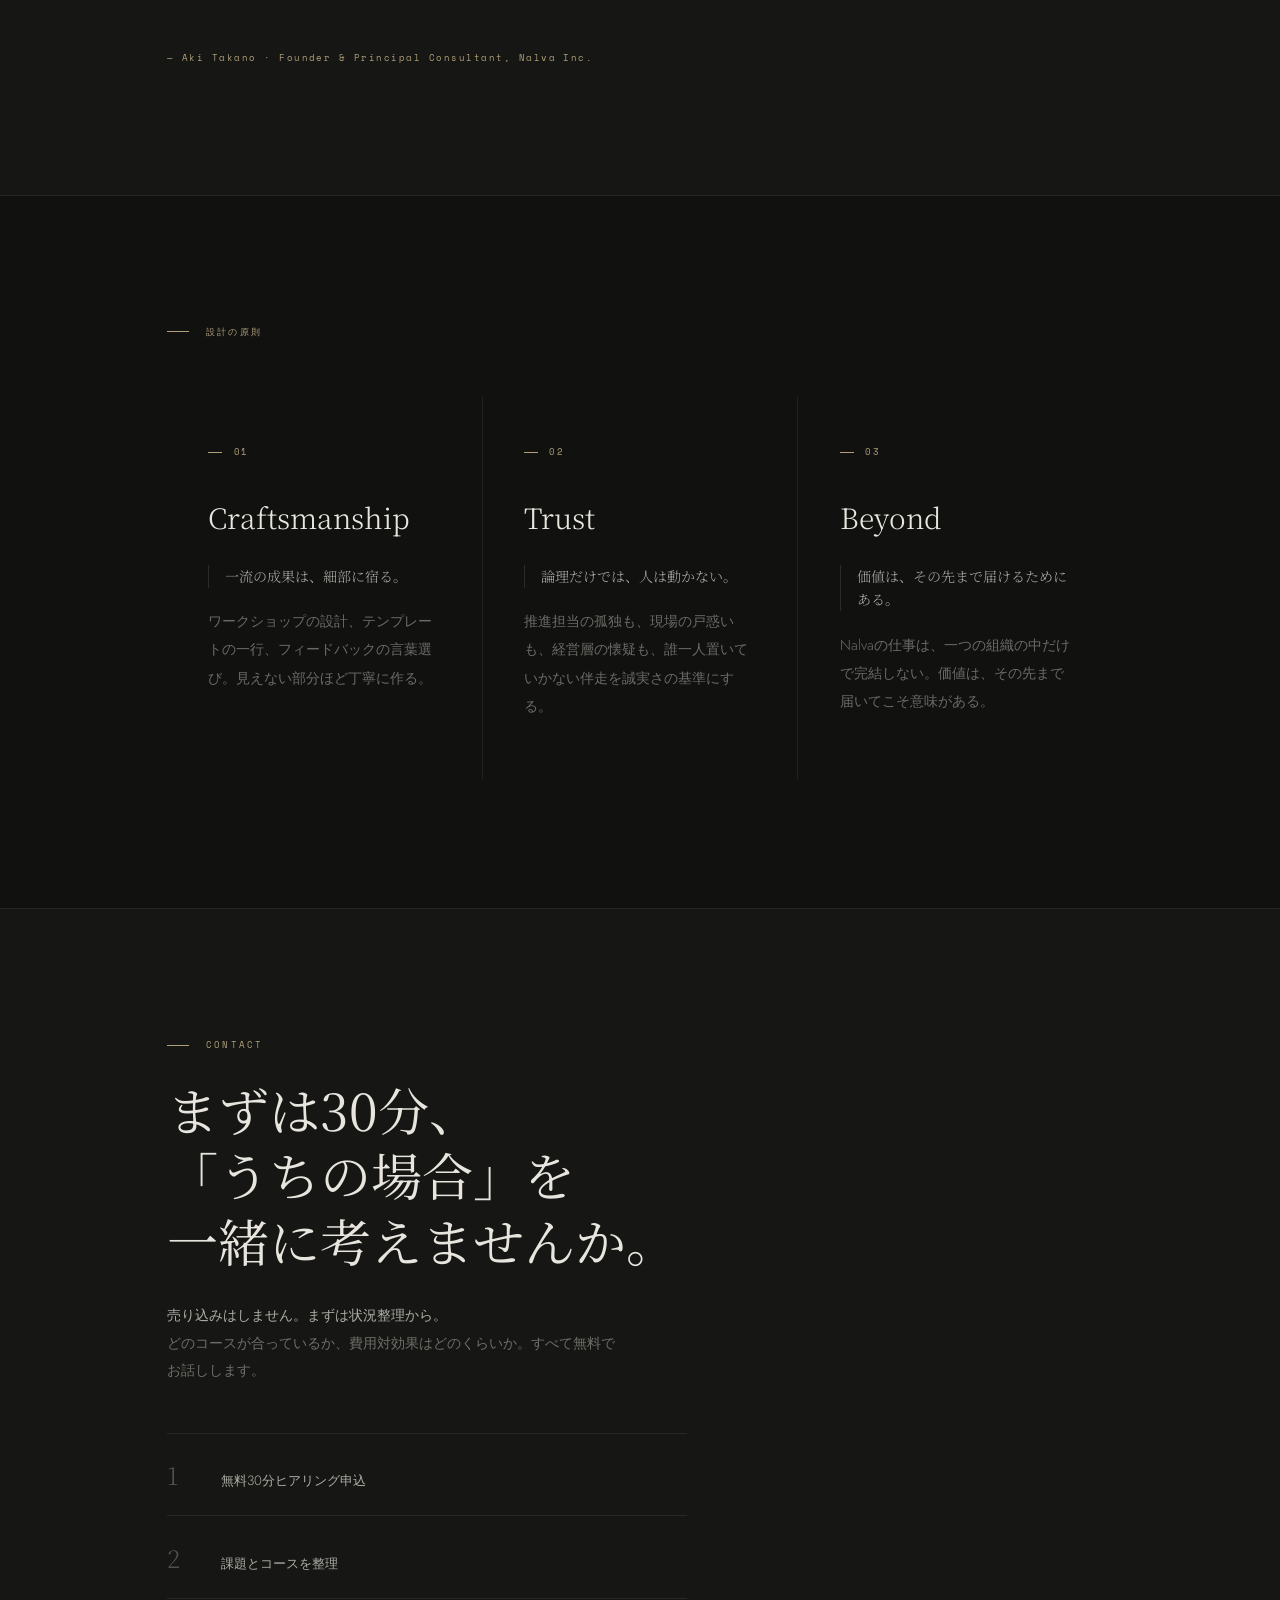
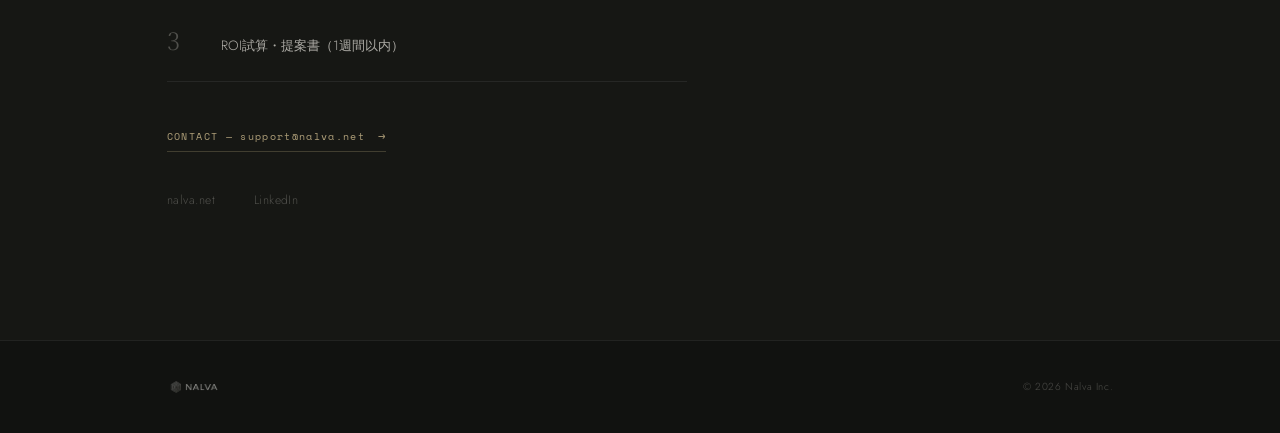
<file: nalva.about.html>
<!DOCTYPE html>
<html lang="ja" data-lang="ja">
<head>
  <meta charset="UTF-8" />
  <meta name="viewport" content="width=device-width, initial-scale=1.0" />
  <title>About — Nalva Inc.</title>
  <meta name="description" content="Designing a future where gratitude circulates. Nalva Inc. — Aki Takano" />
  <link rel="preconnect" href="https://fonts.googleapis.com" />
  <link rel="preconnect" href="https://fonts.gstatic.com" crossorigin />
  <link href="https://fonts.googleapis.com/css2?family=Noto+Serif+JP:wght@300;400&family=Jost:wght@200;300;400&family=Space+Mono&display=swap" rel="stylesheet" />
  <style>
    :root {
      --bg:          #111210;
      --bg-lifted:   #161714;
      --bg-card:     #1b1a18;
      --rule:        rgba(255,255,255,0.07);
      --rule-accent: rgba(176,160,122,0.18);
      --gold:        #b0a07a;
      --gold-dim:    rgba(176,160,122,0.28);
      --gold-ghost:  rgba(176,160,122,0.08);
      --ink:         #e8e5de;
      --ink-mid:     rgba(232,229,222,0.72);
      --ink-low:     rgba(232,229,222,0.42);
      --ink-dim:     rgba(232,229,222,0.28);
      --serif: 'Noto Serif JP', 'Georgia', serif;
      --sans:  'Jost', sans-serif;
      --mono:  'Space Mono', monospace;
      --max:   1100px;
      --pad:   6vw;
    }
    *, *::before, *::after { box-sizing: border-box; margin: 0; padding: 0; }
    html { scroll-behavior: smooth; }
    body {
      background: var(--bg);
      color: var(--ink);
      font-family: var(--sans);
      font-size: 17px;
      font-weight: 300;
      line-height: 1.80;
      -webkit-font-smoothing: antialiased;
    }
    .wrap { max-width: var(--max); margin-inline: auto; padding-inline: var(--pad); }
    .label { font-family: var(--mono); font-size: 0.58rem; letter-spacing: 0.22em; color: var(--gold); text-transform: uppercase; }
    .label-line { display: flex; align-items: center; gap: 1.1rem; }
    .label-line::before { content: ''; display: block; width: 22px; height: 1px; background: var(--gold); flex-shrink: 0; }

    /* NAV */
    nav {
      position: fixed; inset-block-start: 0; inset-inline: 0; z-index: 200;
      height: 66px; display: flex; align-items: center; justify-content: space-between;
      padding-inline: var(--pad);
      border-bottom: 1px solid var(--rule);
      background: rgba(17,18,16,0.92);
      backdrop-filter: blur(18px); -webkit-backdrop-filter: blur(18px);
      transition: border-color 0.4s;
    }
    nav.scrolled { border-bottom-color: var(--rule-accent); }
    .nav-logo img { height: 25px; opacity: 0.92; display: block; }
    .nav-right { display: flex; align-items: center; gap: 2.8rem; }
    .nav-contact {
      font-family: var(--mono); font-size: 0.60rem; letter-spacing: 0.14em;
      color: var(--gold); text-decoration: none;
      border-bottom: 1px solid var(--gold-dim); padding-bottom: 2px;
      transition: color 0.2s, border-color 0.2s;
    }
    .nav-contact:hover { color: var(--ink); border-color: var(--ink-low); }

    /* LANG TOGGLE */
    .lang-toggle {
      display: flex;
      align-items: center;
      gap: 0;
      border: 1px solid var(--rule-accent);
      overflow: hidden;
    }
    .lang-btn {
      font-family: var(--mono);
      font-size: 0.54rem;
      letter-spacing: 0.14em;
      color: var(--ink-dim);
      background: none;
      border: none;
      padding: 0.28rem 0.6rem;
      cursor: pointer;
      transition: color 0.2s, background 0.2s;
      text-transform: uppercase;
    }
    .lang-btn:first-child { border-right: 1px solid var(--rule-accent); }
    .lang-btn.active { color: var(--gold); background: var(--gold-ghost); }
    .lang-btn:hover:not(.active) { color: var(--ink-low); }

    @media (max-width: 860px) {
    }

    /* LANG SYSTEM */
    [data-lang="ja"] [data-en] { display: none; }
    [data-lang="en"] [data-ja] { display: none; }

    /* HERO */
    .hero { padding-top: calc(66px + 10vw); padding-bottom: 9vw; padding-inline: var(--pad); max-width: var(--max); margin-inline: auto; }
    .hero-eyebrow { margin-bottom: 3rem; }
    .hero h1 { font-family: var(--serif); font-size: clamp(2.6rem, 5vw, 5.2rem); font-weight: 400; color: var(--ink); line-height: 1.15; letter-spacing: -0.01em; max-width: 640px; }
    .hero-rule { margin-top: 8vw; height: 1px; background: var(--rule); }

    /* COMPANY */
    .company { padding-block: 8rem; }
    .company-inner { max-width: 640px; }
    .company-body { margin-top: 2.8rem; font-size: 1.02rem; color: var(--ink-mid); line-height: 2.05; }
    .company-body p + p { margin-top: 1.4rem; }
    .company-accent { color: var(--ink); font-family: var(--serif); }

    /* FOUNDER */
    .founder { padding-block: 8rem; background: var(--bg-lifted); border-block: 1px solid var(--rule); }
    .founder-inner { max-width: 640px; }
    .founder-message { margin-top: 3rem; font-size: 0.96rem; color: var(--ink-mid); line-height: 2.1; }
    .founder-message p + p { margin-top: 1.3rem; }
    .founder-emphasis {
      font-family: var(--serif); font-size: 1.12rem; color: var(--ink);
      line-height: 1.85; padding-left: 1.6rem;
      border-left: 1px solid var(--rule-accent); margin-block: 2rem;
    }
    .founder-sig { margin-top: 2.8rem; font-family: var(--mono); font-size: 0.58rem; letter-spacing: 0.16em; color: var(--gold); }

    /* VALUES */
    .values { padding-block: 8rem; }
    .values-grid { margin-top: 3.5rem; display: grid; grid-template-columns: 1fr 1fr 1fr; gap: 1px; background: var(--rule); }
    @media (max-width: 760px) { .values-grid { grid-template-columns: 1fr; } }
    .value-card { background: var(--bg); padding: 3rem 2.6rem 3.8rem; transition: background 0.24s; }
    .value-card:hover { background: var(--bg-card); }
    .value-idx { font-family: var(--mono); font-size: 0.54rem; letter-spacing: 0.18em; color: var(--gold); margin-bottom: 2rem; display: flex; align-items: center; gap: 0.7rem; }
    .value-idx::before { content: ''; display: block; width: 14px; height: 1px; background: var(--gold); }
    .value-name { font-family: var(--serif); font-size: clamp(1.5rem, 2.2vw, 2.1rem); color: var(--ink); margin-bottom: 1.4rem; }
    .value-tagline { font-family: var(--serif); font-size: 0.88rem; color: var(--ink-mid); line-height: 1.65; padding-left: 1rem; border-left: 1px solid var(--rule-accent); margin-bottom: 1.2rem; }
    .value-body { font-size: 0.90rem; color: var(--ink-low); line-height: 1.95; }

    /* CONTACT */
    .contact { padding-block: 8rem; background: var(--bg-lifted); border-top: 1px solid var(--rule); }
    .contact-inner { max-width: 520px; }
    .contact-inner h2 { font-family: var(--serif); font-size: clamp(2.1rem, 4vw, 4rem); font-weight: 400; color: var(--ink); line-height: 1.28; margin-top: 1.4rem; }
    .contact-note { margin-top: 1.8rem; font-size: 0.90rem; color: var(--ink-low); line-height: 1.92; max-width: 460px; }
    .contact-note strong { color: var(--ink-mid); font-weight: 300; }
    .contact-steps { margin-top: 3rem; }
    .contact-step { display: flex; align-items: baseline; gap: 1.8rem; padding-block: 1.2rem; border-top: 1px solid var(--rule); }
    .contact-step:last-child { border-bottom: 1px solid var(--rule); }
    .step-n { font-family: var(--serif); font-size: 1.5rem; color: var(--ink-dim); width: 1.6rem; flex-shrink: 0; }
    .step-text { font-size: 0.84rem; color: var(--ink-mid); }
    .contact-cta { margin-top: 2.8rem; display: inline-flex; align-items: center; gap: 0.8rem; font-family: var(--mono); font-size: 0.60rem; letter-spacing: 0.14em; color: var(--gold); text-decoration: none; border-bottom: 1px solid var(--gold-dim); padding-bottom: 3px; transition: color 0.2s, border-color 0.2s; }
    .contact-cta::after { content: '→'; font-size: 0.74rem; }
    .contact-cta:hover { color: var(--ink); border-color: var(--ink-low); }
    .contact-links { margin-top: 2.4rem; display: flex; gap: 2.4rem; }
    .contact-links a { font-size: 0.76rem; color: var(--ink-dim); text-decoration: none; letter-spacing: 0.04em; transition: color 0.2s; }
    .contact-links a:hover { color: var(--gold); }

    /* FOOTER */
    footer { padding-block: 2.2rem; border-top: 1px solid var(--rule); }
    .footer-inner { max-width: var(--max); margin-inline: auto; padding-inline: var(--pad); display: flex; justify-content: space-between; align-items: center; flex-wrap: wrap; gap: 1rem; }
    footer img { height: 20px; opacity: 0.38; }
    footer p { font-size: 0.64rem; color: var(--ink-dim); letter-spacing: 0.06em; }

    /* SCROLL REVEAL */
    .reveal { opacity: 0; transform: translateY(16px); transition: opacity 0.78s ease, transform 0.78s ease; }
    .reveal.in { opacity: 1; transform: none; }
    .stagger > * { opacity: 0; transform: translateY(12px); transition: opacity 0.65s ease, transform 0.65s ease; }
    .stagger.in > *:nth-child(1) { opacity:1; transform:none; transition-delay:0s; }
    .stagger.in > *:nth-child(2) { opacity:1; transform:none; transition-delay:0.08s; }
    .stagger.in > *:nth-child(3) { opacity:1; transform:none; transition-delay:0.16s; }
  </style>
</head>
<body>

<!-- NAV -->
<nav id="nav">
  <a href="index.html" class="nav-logo" aria-label="Nalva">
    <img src="[data-uri]" alt="Nalva" style="height:28px;display:block;opacity:0.92;" />
  </a>
  <div class="nav-right">
    <div class="lang-toggle" role="group" aria-label="Language">
      <button class="lang-btn active" data-lang-btn="ja" onclick="setLang('ja')">JA</button>
      <button class="lang-btn" data-lang-btn="en" onclick="setLang('en')">EN</button>
    </div>
    <a href="#contact" class="nav-contact">CONTACT</a>
  </div>
</nav>

<!-- HERO -->
<div class="hero">
  <div class="hero-eyebrow reveal">
    <span class="label-line label">About Nalva</span>
  </div>
  <h1 class="reveal">
    <span data-ja>感謝が循環する<br>未来を設計する。</span>
    <span data-en>Designing a future<br>where gratitude circulates.</span>
  </h1>
  <div class="hero-rule"></div>
</div>

<!-- COMPANY -->
<section class="company">
  <div class="wrap">
    <div class="company-inner reveal">
      <span class="label-line label">What We Do</span>
      <div class="company-body">
        <p>
          <span data-ja><span class="company-accent">Nalvaは、AIを教える会社ではありません。</span><br>思考と構造を設計する会社です。</span>
          <span data-en><span class="company-accent">Nalva is not a company that teaches AI.</span><br>We are a company that designs thinking and structure.</span>
        </p>
        <p>
          <span data-ja>変革が属人化せず、いなくなっても続く状態をつくる。<br>依存を生まない設計。それが、Nalvaの仕事です。</span>
          <span data-en>Creating a state where transformation doesn't depend on any one person — and continues even after we've gone.<br>Design that generates no dependency. That is Nalva's work.</span>
        </p>
      </div>
    </div>
  </div>
</section>

<!-- FOUNDER -->
<section class="founder" id="founder">
  <div class="wrap">
    <div class="founder-inner reveal">
      <span class="label-line label">Founder's Message</span>
      <div class="founder-message">
        <p>
          <span data-ja>ITベンダーとして技術の理想を見てきました。組織変革の現場では、構造の難しさも見てきました。ツール導入が進まない現実や、DX担当が孤立する場面も経験してきました。</span>
          <span data-en>As an IT vendor, I witnessed the ideals of technology. On the front lines of organizational transformation, I saw the difficulty of structure. I experienced the reality of stalled tool adoption and the isolation that DX champions face.</span>
        </p>
        <div class="founder-emphasis">
          <span data-ja>DXは進まないのではない。<br>構造が設計されていないだけだと。</span>
          <span data-en>DX doesn't fail to advance.<br>The structure simply hasn't been designed.</span>
        </div>
        <p>
          <span data-ja>Nalvaは、思考と組織、そしてAI実装を横断して設計します。変革が属人化せず、いなくなっても続く状態をつくる。</span>
          <span data-en>Nalva designs across thinking, organization, and AI implementation. We create a state where transformation persists — not dependent on any individual, continuing even after we leave.</span>
        </p>
        <p>
          <span data-ja>依存を生まない。それが、私の役割です。</span>
          <span data-en>No dependency created. That is my role.</span>
        </p>
      </div>
      <p class="founder-sig">— Aki Takano · Founder &amp; Principal Consultant, Nalva Inc.</p>
    </div>
  </div>
</section>

<!-- VALUES -->
<section class="values" id="values">
  <div class="wrap">
    <div class="reveal">
      <span class="label-line label">
        <span data-ja>設計の原則</span>
        <span data-en>Design Principles</span>
      </span>
    </div>
    <div class="values-grid stagger">
      <div class="value-card">
        <div class="value-idx">01</div>
        <div class="value-name">Craftsmanship</div>
        <p class="value-tagline">
          <span data-ja>一流の成果は、細部に宿る。</span>
          <span data-en>Excellence lives in the details.</span>
        </p>
        <p class="value-body">
          <span data-ja>ワークショップの設計、テンプレートの一行、フィードバックの言葉選び。見えない部分ほど丁寧に作る。</span>
          <span data-en>The design of every workshop, every line of every template, every word of every feedback. The parts no one sees are made with the most care.</span>
        </p>
      </div>
      <div class="value-card">
        <div class="value-idx">02</div>
        <div class="value-name">Trust</div>
        <p class="value-tagline">
          <span data-ja>論理だけでは、人は動かない。</span>
          <span data-en>Logic alone doesn't move people.</span>
        </p>
        <p class="value-body">
          <span data-ja>推進担当の孤独も、現場の戸惑いも、経営層の懐疑も、誰一人置いていかない伴走を誠実さの基準にする。</span>
          <span data-en>The loneliness of the DX lead, the confusion on the ground floor, the skepticism in the boardroom — leaving no one behind in the journey is the standard of integrity.</span>
        </p>
      </div>
      <div class="value-card">
        <div class="value-idx">03</div>
        <div class="value-name">Beyond</div>
        <p class="value-tagline">
          <span data-ja>価値は、その先まで届けるためにある。</span>
          <span data-en>Value exists to reach beyond its origin.</span>
        </p>
        <p class="value-body">
          <span data-ja>Nalvaの仕事は、一つの組織の中だけで完結しない。価値は、その先まで届いてこそ意味がある。</span>
          <span data-en>Nalva's work doesn't complete within a single organization. Value only has meaning when it reaches further.</span>
        </p>
      </div>
    </div>
  </div>
</section>

<!-- CONTACT -->
<section class="contact" id="contact">
  <div class="wrap">
    <div class="contact-inner reveal">
      <span class="label-line label">Contact</span>
      <h2>
        <span data-ja>まずは30分、<br>「うちの場合」を<br>一緒に考えませんか。</span>
        <span data-en>Let's spend 30 minutes<br>thinking through<br>your specific situation.</span>
      </h2>
      <p class="contact-note">
        <strong><span data-ja>売り込みはしません。まずは状況整理から。</span><span data-en>No sales pitch. Just clarifying the situation.</span></strong><br>
        <span data-ja>どのコースが合っているか、費用対効果はどのくらいか。すべて無料でお話しします。</span>
        <span data-en>Which program fits, what the ROI might look like — we'll work through all of it, at no cost.</span>
      </p>
      <div class="contact-steps">
        <div class="contact-step">
          <div class="step-n">1</div>
          <div class="step-text">
            <span data-ja>無料30分ヒアリング申込</span>
            <span data-en>Book a free 30-min session</span>
          </div>
        </div>
        <div class="contact-step">
          <div class="step-n">2</div>
          <div class="step-text">
            <span data-ja>課題とコースを整理</span>
            <span data-en>Clarify challenges and program fit</span>
          </div>
        </div>
        <div class="contact-step">
          <div class="step-n">3</div>
          <div class="step-text">
            <span data-ja>ROI試算・提案書（1週間以内）</span>
            <span data-en>ROI estimate + proposal (within 1 week)</span>
          </div>
        </div>
      </div>
      <a href="mailto:support@nalva.net" class="contact-cta">CONTACT — support@nalva.net</a>
      <div class="contact-links">
        <a href="https://nalva.net">nalva.net</a>
        <a href="https://www.linkedin.com/in/akitakano/" target="_blank">LinkedIn</a>
      </div>
    </div>
  </div>
</section>

<!-- FOOTER -->
<footer>
  <div class="footer-inner">
    <img src="[data-uri]" alt="Nalva" style="height:22px;opacity:0.5;" />
    <p>© 2026 Nalva Inc.</p>
  </div>
</footer>

<script>
  const nav = document.getElementById('nav');
  window.addEventListener('scroll', () => {
    nav.classList.toggle('scrolled', window.scrollY > 40);
  }, { passive: true });

  const io = new IntersectionObserver((entries) => {
    entries.forEach(e => { if (e.isIntersecting) e.target.classList.add('in'); });
  }, { threshold: 0.12 });

  document.querySelectorAll('.reveal, .stagger').forEach(el => io.observe(el));

  function setLang(lang) {
    const html = document.documentElement;
    html.setAttribute('data-lang', lang);
    document.querySelectorAll('.lang-btn').forEach(btn => {
      btn.classList.toggle('active', btn.dataset.langBtn === lang);
    });
    localStorage.setItem('nalva-lang', lang);
  }

  (function() {
    const saved = localStorage.getItem('nalva-lang');
    const browserLang = navigator.language && navigator.language.startsWith('ja') ? 'ja' : 'en';
    const lang = saved || browserLang;
    if (lang !== 'ja') setLang(lang);
  })();
</script>
</body>
</html>
</file>
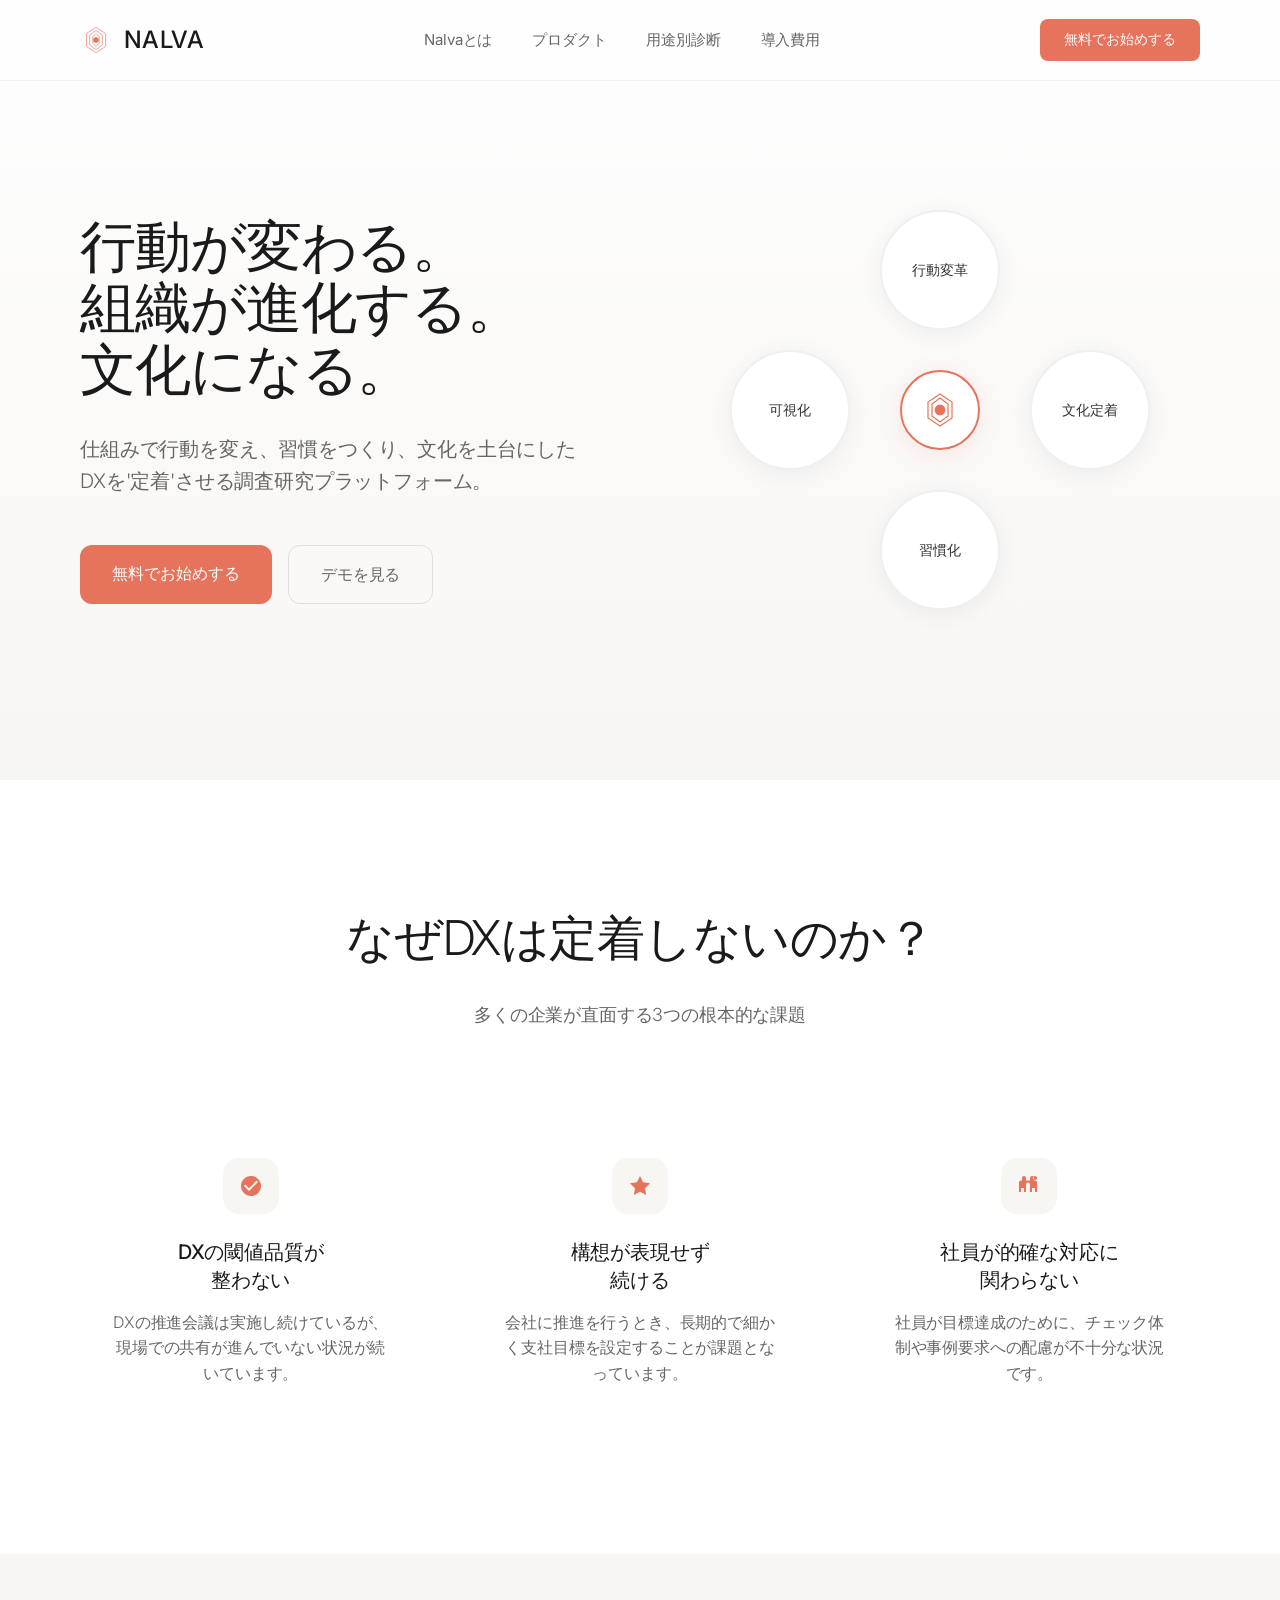
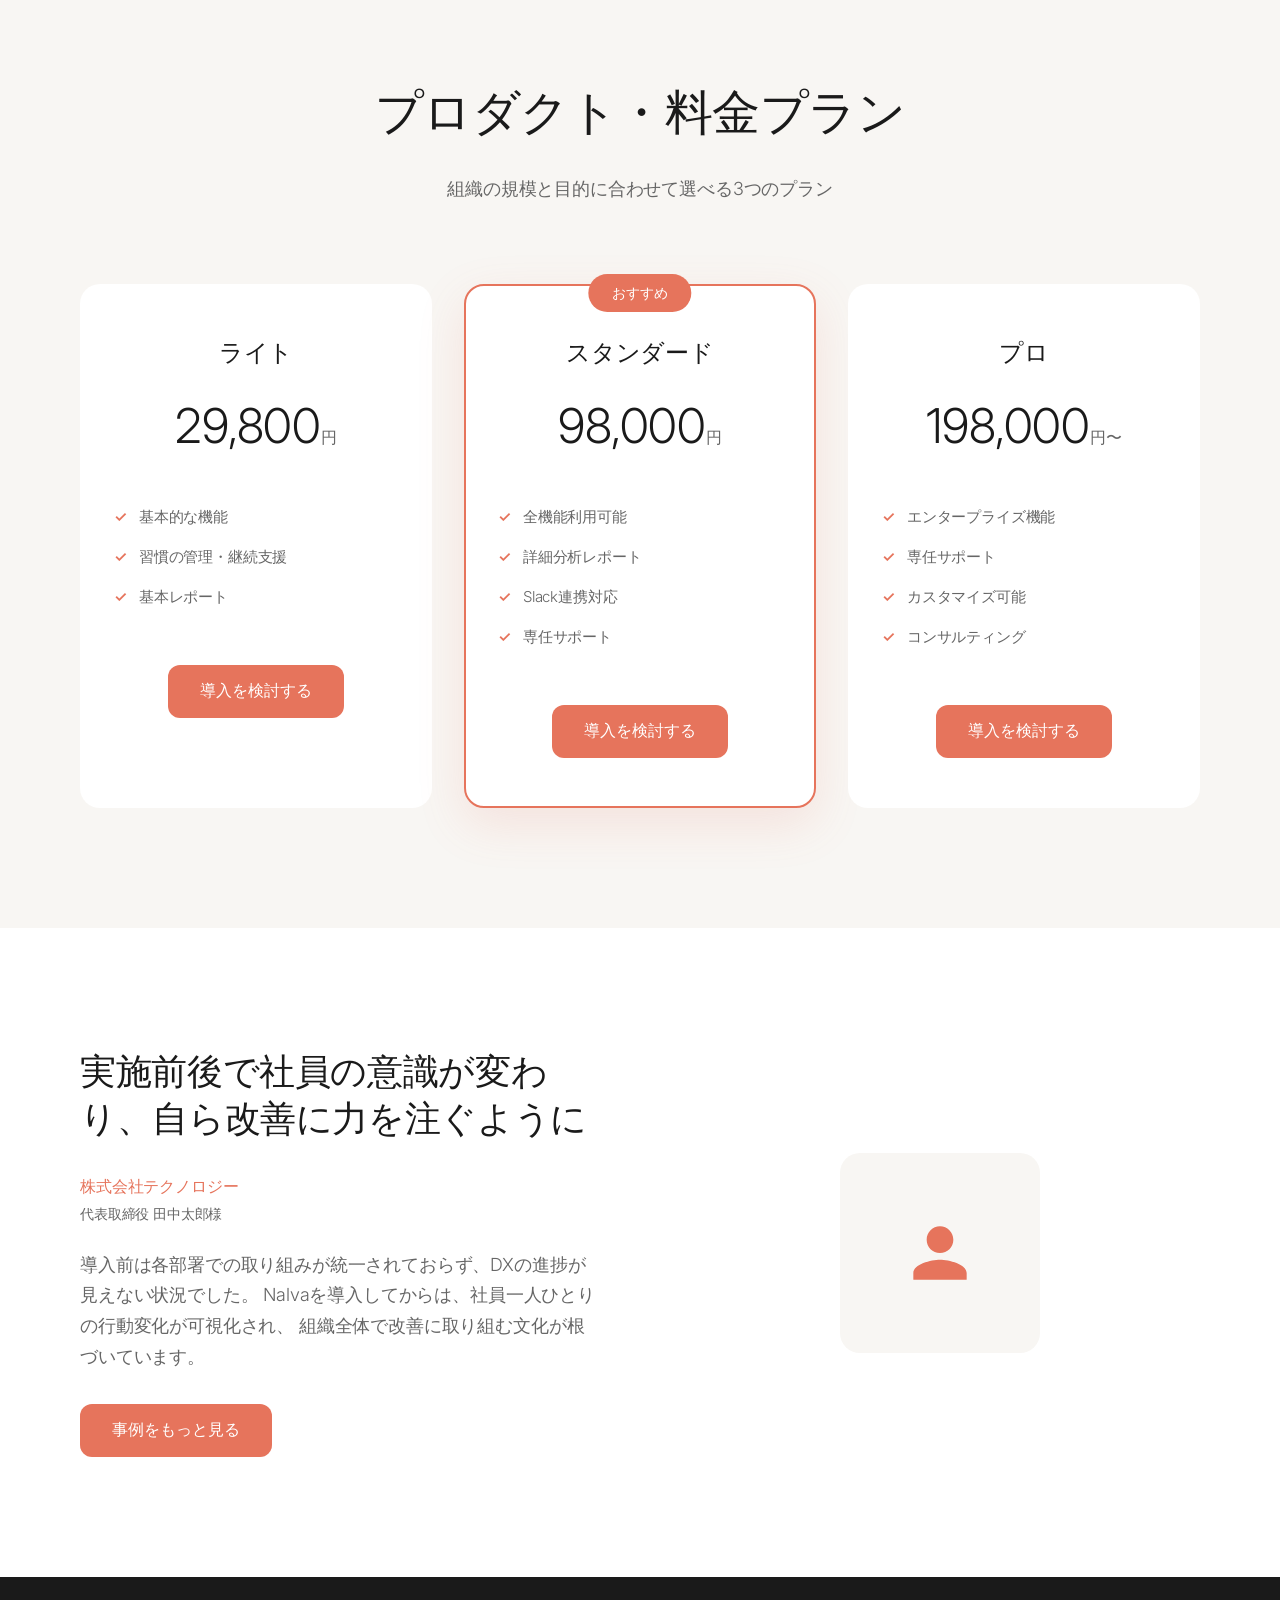
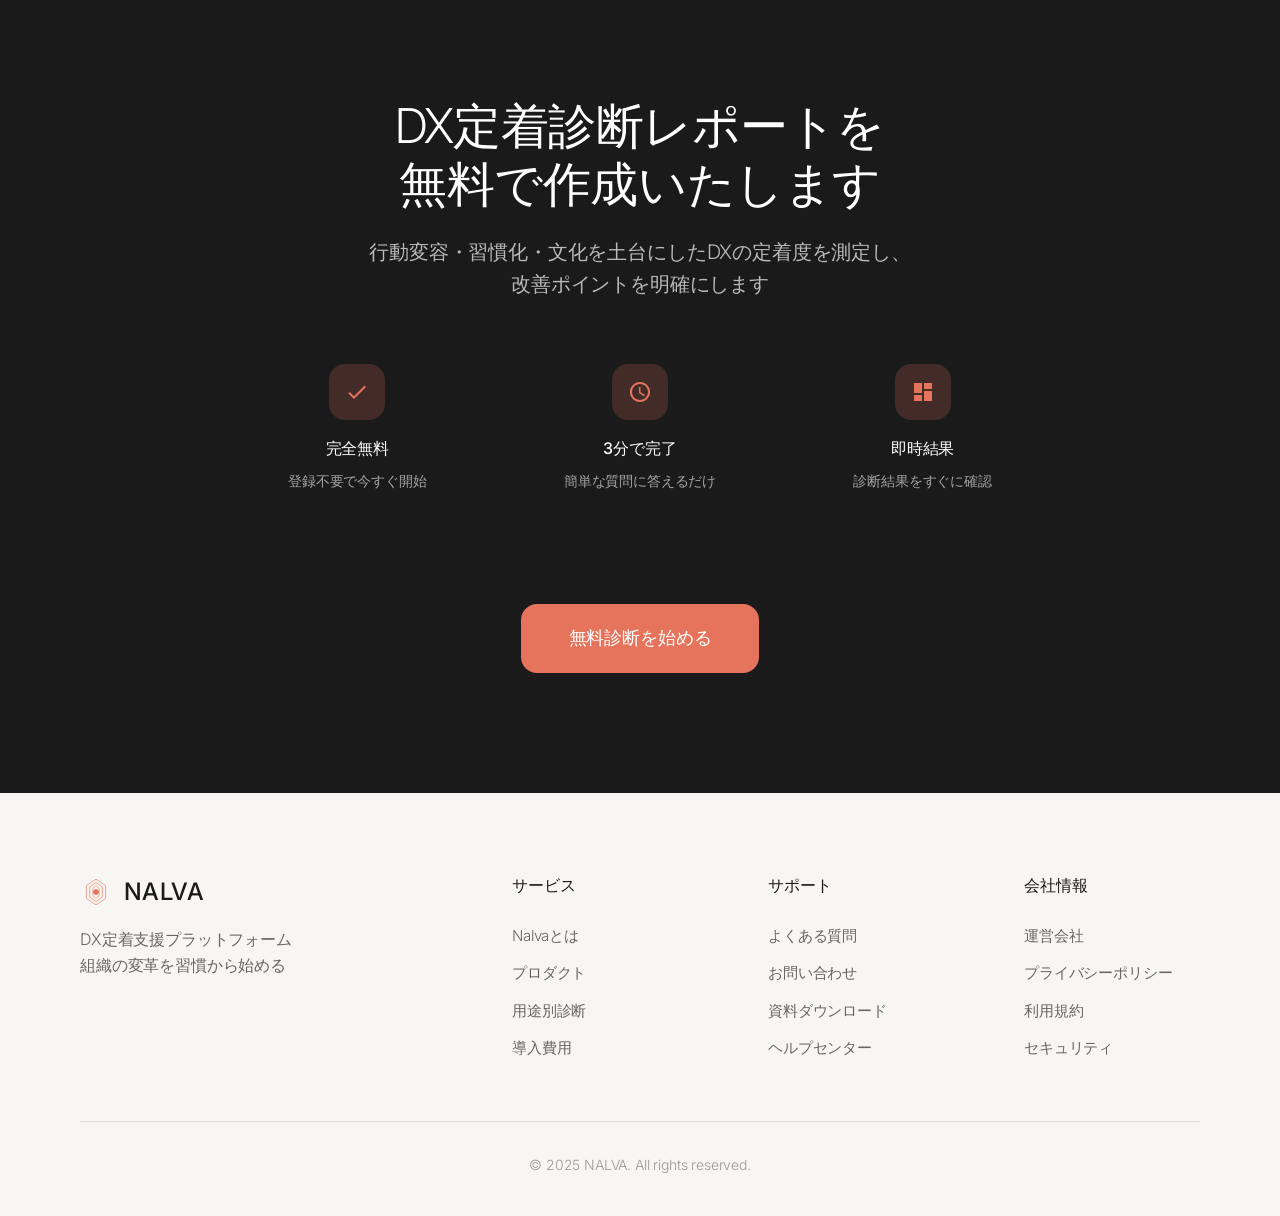
<file: nalva_landing_page.html>
<!DOCTYPE html>
<html lang="ja">
<head>
    <meta charset="UTF-8">
    <meta name="viewport" content="width=device-width, initial-scale=1.0">
    <title>NALVA</title>
    <link rel="preconnect" href="https://fonts.googleapis.com">
    <link rel="preconnect" href="https://fonts.gstatic.com" crossorigin>
    <link href="https://fonts.googleapis.com/css2?family=Inter:wght@300;400;500;600;700&display=swap" rel="stylesheet">
    <style>
        * {
            margin: 0;
            padding: 0;
            box-sizing: border-box;
        }
        
        body {
            font-family: 'Inter', -apple-system, BlinkMacSystemFont, sans-serif;
            line-height: 1.6;
            color: #1a1a1a;
            background: #fefefe;
            font-weight: 300;
            letter-spacing: -0.01em;
        }
        
        .container {
            max-width: 1200px;
            margin: 0 auto;
            padding: 0 40px;
        }
        
        /* Header */
        header {
            position: fixed;
            top: 0;
            left: 0;
            right: 0;
            background: rgba(254, 254, 254, 0.8);
            backdrop-filter: blur(20px);
            border-bottom: 1px solid rgba(0, 0, 0, 0.05);
            z-index: 1000;
            transition: all 0.3s ease;
        }
        
        nav {
            display: flex;
            align-items: center;
            justify-content: space-between;
            height: 80px;
        }
        
        .logo {
            display: flex;
            align-items: center;
            gap: 12px;
        }
        
        .logo svg {
            width: 32px;
            height: 32px;
        }
        
        .logo-text {
            font-size: 24px;
            font-weight: 500;
            letter-spacing: 0.02em;
            color: #1a1a1a;
        }
        
        .nav-links {
            display: flex;
            gap: 40px;
            list-style: none;
        }
        
        .nav-links a {
            text-decoration: none;
            color: #666;
            font-size: 15px;
            font-weight: 400;
            transition: color 0.2s ease;
        }
        
        .nav-links a:hover {
            color: #1a1a1a;
        }
        
        .cta-button {
            background: #e6745c;
            color: white;
            padding: 12px 24px;
            border-radius: 8px;
            text-decoration: none;
            font-size: 14px;
            font-weight: 500;
            transition: all 0.2s ease;
            border: none;
            cursor: pointer;
        }
        
        .cta-button:hover {
            background: #d86348;
            transform: translateY(-1px);
        }
        
        /* Hero Section */
        .hero {
            padding: 160px 0 120px;
            background: linear-gradient(180deg, #fefefe 0%, #f8f6f3 100%);
        }
        
        .hero-content {
            display: grid;
            grid-template-columns: 1fr 1fr;
            gap: 80px;
            align-items: center;
        }
        
        .hero-text h1 {
            font-size: 56px;
            font-weight: 300;
            line-height: 1.1;
            margin-bottom: 32px;
            color: #1a1a1a;
            letter-spacing: -0.02em;
        }
        
        .hero-text p {
            font-size: 20px;
            color: #666;
            margin-bottom: 48px;
            line-height: 1.6;
            font-weight: 300;
        }
        
        .hero-buttons {
            display: flex;
            gap: 16px;
        }
        
        .btn-primary {
            background: #e6745c;
            color: white;
            padding: 16px 32px;
            border-radius: 12px;
            text-decoration: none;
            font-size: 16px;
            font-weight: 500;
            transition: all 0.3s ease;
            border: none;
            cursor: pointer;
        }
        
        .btn-primary:hover {
            background: #d86348;
            transform: translateY(-2px);
            box-shadow: 0 8px 32px rgba(230, 116, 92, 0.3);
        }
        
        .btn-secondary {
            color: #666;
            padding: 16px 32px;
            text-decoration: none;
            font-size: 16px;
            font-weight: 400;
            transition: all 0.2s ease;
            border: 1px solid rgba(0, 0, 0, 0.1);
            border-radius: 12px;
        }
        
        .btn-secondary:hover {
            color: #1a1a1a;
            border-color: rgba(0, 0, 0, 0.2);
        }
        
        /* Process Diagram */
        .process-diagram {
            position: relative;
            width: 100%;
            height: 500px;
            display: flex;
            align-items: center;
            justify-content: center;
        }
        
        .process-circle {
            position: absolute;
            width: 120px;
            height: 120px;
            background: white;
            border: 2px solid #f0f0f0;
            border-radius: 50%;
            display: flex;
            align-items: center;
            justify-content: center;
            font-size: 14px;
            font-weight: 500;
            color: #333;
            box-shadow: 0 4px 24px rgba(0, 0, 0, 0.06);
            transition: all 0.3s ease;
        }
        
        .process-circle:hover {
            transform: translateY(-4px);
            box-shadow: 0 8px 32px rgba(0, 0, 0, 0.1);
        }
        
        .circle-1 { top: 50px; left: 50%; transform: translateX(-50%); }
        .circle-2 { right: 50px; top: 50%; transform: translateY(-50%); }
        .circle-3 { bottom: 50px; left: 50%; transform: translateX(-50%); }
        .circle-4 { left: 50px; top: 50%; transform: translateY(-50%); }
        
        .center-logo {
            width: 80px;
            height: 80px;
            background: white;
            border: 2px solid #e6745c;
            border-radius: 50%;
            display: flex;
            align-items: center;
            justify-content: center;
            box-shadow: 0 4px 24px rgba(230, 116, 92, 0.15);
        }
        
        .center-logo svg {
            width: 40px;
            height: 40px;
        }
        
        /* Problem Section */
        .problems {
            padding: 120px 0;
            background: white;
        }
        
        .section-header {
            text-align: center;
            margin-bottom: 80px;
        }
        
        .section-header h2 {
            font-size: 48px;
            font-weight: 300;
            color: #1a1a1a;
            margin-bottom: 24px;
            letter-spacing: -0.01em;
        }
        
        .section-header p {
            font-size: 18px;
            color: #666;
            font-weight: 300;
        }
        
        .problems-grid {
            display: grid;
            grid-template-columns: repeat(3, 1fr);
            gap: 48px;
        }
        
        .problem-card {
            text-align: center;
            padding: 48px 32px;
            background: white;
            border-radius: 16px;
            transition: all 0.3s ease;
        }
        
        .problem-card:hover {
            transform: translateY(-4px);
            box-shadow: 0 16px 48px rgba(0, 0, 0, 0.08);
        }
        
        .problem-icon {
            width: 56px;
            height: 56px;
            background: #f8f6f3;
            border-radius: 16px;
            margin: 0 auto 24px;
            display: flex;
            align-items: center;
            justify-content: center;
        }
        
        .problem-card h3 {
            font-size: 20px;
            font-weight: 500;
            color: #1a1a1a;
            margin-bottom: 16px;
            line-height: 1.4;
        }
        
        .problem-card p {
            font-size: 16px;
            color: #666;
            line-height: 1.6;
            font-weight: 300;
        }
        
        /* Pricing Section */
        .pricing {
            padding: 120px 0;
            background: #f8f6f3;
        }
        
        .pricing-grid {
            display: grid;
            grid-template-columns: repeat(3, 1fr);
            gap: 32px;
            margin-top: 80px;
        }
        
        .pricing-card {
            background: white;
            border-radius: 20px;
            padding: 48px 32px;
            text-align: center;
            position: relative;
            transition: all 0.3s ease;
            border: 2px solid transparent;
        }
        
        .pricing-card:hover {
            transform: translateY(-8px);
            box-shadow: 0 24px 64px rgba(0, 0, 0, 0.1);
        }
        
        .pricing-card.featured {
            border-color: #e6745c;
            box-shadow: 0 16px 48px rgba(230, 116, 92, 0.15);
        }
        
        .featured-badge {
            position: absolute;
            top: -12px;
            left: 50%;
            transform: translateX(-50%);
            background: #e6745c;
            color: white;
            padding: 8px 24px;
            border-radius: 20px;
            font-size: 14px;
            font-weight: 500;
        }
        
        .plan-name {
            font-size: 24px;
            font-weight: 500;
            color: #1a1a1a;
            margin-bottom: 16px;
        }
        
        .plan-price {
            font-size: 48px;
            font-weight: 300;
            color: #1a1a1a;
            margin-bottom: 8px;
        }
        
        .plan-price span {
            font-size: 16px;
            color: #666;
            font-weight: 400;
        }
        
        .plan-features {
            list-style: none;
            margin: 32px 0 48px;
            text-align: left;
        }
        
        .plan-features li {
            padding: 8px 0;
            font-size: 15px;
            color: #666;
            display: flex;
            align-items: center;
        }
        
        .plan-features li::before {
            content: '✓';
            color: #e6745c;
            font-weight: 600;
            margin-right: 12px;
        }
        
        /* Testimonial */
        .testimonial {
            padding: 120px 0;
            background: white;
        }
        
        .testimonial-content {
            display: grid;
            grid-template-columns: 1fr 1fr;
            gap: 80px;
            align-items: center;
        }
        
        .testimonial-text h3 {
            font-size: 36px;
            font-weight: 300;
            line-height: 1.3;
            color: #1a1a1a;
            margin-bottom: 32px;
            letter-spacing: -0.01em;
        }
        
        .testimonial-author {
            margin: 24px 0;
        }
        
        .testimonial-author .company {
            font-size: 16px;
            font-weight: 500;
            color: #e6745c;
            margin-bottom: 4px;
        }
        
        .testimonial-author .name {
            font-size: 14px;
            color: #666;
        }
        
        .testimonial-quote {
            font-size: 18px;
            color: #666;
            line-height: 1.7;
            font-weight: 300;
            margin-bottom: 32px;
        }
        
        .testimonial-image {
            width: 200px;
            height: 200px;
            background: #f8f6f3;
            border-radius: 20px;
            margin: 0 auto;
            display: flex;
            align-items: center;
            justify-content: center;
        }
        
        /* CTA Section */
        .cta-section {
            padding: 120px 0;
            background: #1a1a1a;
            color: white;
            text-align: center;
        }
        
        .cta-section h2 {
            font-size: 48px;
            font-weight: 300;
            margin-bottom: 24px;
            line-height: 1.2;
            letter-spacing: -0.01em;
        }
        
        .cta-section p {
            font-size: 20px;
            color: rgba(255, 255, 255, 0.7);
            margin-bottom: 48px;
            font-weight: 300;
        }
        
        .features-grid {
            display: grid;
            grid-template-columns: repeat(3, 1fr);
            gap: 48px;
            margin: 64px 0;
            max-width: 800px;
            margin-left: auto;
            margin-right: auto;
        }
        
        .feature-item {
            text-align: center;
        }
        
        .feature-icon {
            width: 56px;
            height: 56px;
            background: rgba(230, 116, 92, 0.2);
            border-radius: 16px;
            margin: 0 auto 16px;
            display: flex;
            align-items: center;
            justify-content: center;
        }
        
        .feature-item h4 {
            font-size: 16px;
            font-weight: 500;
            margin-bottom: 8px;
        }
        
        .feature-item p {
            font-size: 14px;
            color: rgba(255, 255, 255, 0.6);
        }
        
        .btn-cta {
            background: #e6745c;
            color: white;
            padding: 20px 48px;
            border-radius: 16px;
            text-decoration: none;
            font-size: 18px;
            font-weight: 500;
            transition: all 0.3s ease;
            display: inline-block;
        }
        
        .btn-cta:hover {
            background: #d86348;
            transform: translateY(-2px);
            box-shadow: 0 12px 40px rgba(230, 116, 92, 0.4);
        }
        
        /* Footer */
        footer {
            padding: 80px 0 40px;
            background: #f8f6f3;
        }
        
        .footer-content {
            display: grid;
            grid-template-columns: 2fr 1fr 1fr 1fr;
            gap: 80px;
            margin-bottom: 48px;
        }
        
        .footer-brand {
            display: flex;
            align-items: center;
            gap: 12px;
            margin-bottom: 16px;
        }
        
        .footer-brand svg {
            width: 32px;
            height: 32px;
        }
        
        .footer-description {
            font-size: 16px;
            color: #666;
            font-weight: 300;
            line-height: 1.6;
        }
        
        .footer-column h4 {
            font-size: 16px;
            font-weight: 500;
            color: #1a1a1a;
            margin-bottom: 24px;
        }
        
        .footer-column ul {
            list-style: none;
        }
        
        .footer-column li {
            margin-bottom: 12px;
        }
        
        .footer-column a {
            color: #666;
            text-decoration: none;
            font-size: 15px;
            font-weight: 300;
            transition: color 0.2s ease;
        }
        
        .footer-column a:hover {
            color: #1a1a1a;
        }
        
        .footer-bottom {
            text-align: center;
            padding-top: 32px;
            border-top: 1px solid rgba(0, 0, 0, 0.1);
            color: #999;
            font-size: 14px;
        }
        
        /* Responsive */
        @media (max-width: 768px) {
            .container { padding: 0 24px; }
            .hero-content { grid-template-columns: 1fr; gap: 48px; }
            .hero-text h1 { font-size: 40px; }
            .problems-grid { grid-template-columns: 1fr; gap: 32px; }
            .pricing-grid { grid-template-columns: 1fr; gap: 24px; }
            .testimonial-content { grid-template-columns: 1fr; gap: 48px; }
            .footer-content { grid-template-columns: 1fr; gap: 48px; }
            .nav-links { display: none; }
        }
        
        /* Smooth animations */
        .fade-in {
            opacity: 0;
            transform: translateY(32px);
            transition: all 0.8s ease;
        }
        
        .fade-in.visible {
            opacity: 1;
            transform: translateY(0);
        }
    </style>
</head>
<body>
    <!-- Header -->
    <header>
        <nav class="container">
            <div class="logo">
                <svg viewBox="0 0 100 100">
                    <g stroke="#e6745c" stroke-width="2" fill="none">
                        <polygon points="50,10 80,30 80,70 50,90 20,70 20,30"/>
                        <polygon points="50,20 70,35 70,65 50,80 30,65 30,35"/>
                        <polygon points="50,30 60,40 60,60 50,70 40,60 40,40"/>
                        <circle cx="50" cy="50" r="8" fill="#e6745c"/>
                    </g>
                </svg>
                <span class="logo-text">NALVA</span>
            </div>
            <ul class="nav-links">
                <li><a href="#about">Nalvaとは</a></li>
                <li><a href="#product">プロダクト</a></li>
                <li><a href="#diagnosis">用途別診断</a></li>
                <li><a href="#pricing">導入費用</a></li>
            </ul>
            <button class="cta-button">無料でお始めする</button>
        </nav>
    </header>

    <!-- Hero Section -->
    <section class="hero">
        <div class="container">
            <div class="hero-content">
                <div class="hero-text fade-in">
                    <h1>行動が変わる。<br>組織が進化する。<br>文化になる。</h1>
                    <p>仕組みで行動を変え、習慣をつくり、文化を土台にした<br>DXを'定着'させる調査研究プラットフォーム。</p>
                    <div class="hero-buttons">
                        <button class="btn-primary">無料でお始めする</button>
                        <a href="#" class="btn-secondary">デモを見る</a>
                    </div>
                </div>
                <div class="process-diagram fade-in">
                    <div class="process-circle circle-1">行動変革</div>
                    <div class="process-circle circle-2">文化定着</div>
                    <div class="process-circle circle-3">習慣化</div>
                    <div class="process-circle circle-4">可視化</div>
                    <div class="center-logo">
                        <svg viewBox="0 0 100 100">
                            <g stroke="#e6745c" stroke-width="3" fill="none">
                                <polygon points="50,10 80,30 80,70 50,90 20,70 20,30"/>
                                <polygon points="50,20 70,35 70,65 50,80 30,65 30,35"/>
                                <circle cx="50" cy="50" r="12" fill="#e6745c"/>
                            </g>
                        </svg>
                    </div>
                </div>
            </div>
        </div>
    </section>

    <!-- Problems Section -->
    <section class="problems" id="about">
        <div class="container">
            <div class="section-header fade-in">
                <h2>なぜDXは定着しないのか？</h2>
                <p>多くの企業が直面する3つの根本的な課題</p>
            </div>
            <div class="problems-grid">
                <div class="problem-card fade-in">
                    <div class="problem-icon">
                        <svg width="24" height="24" fill="#e6745c" viewBox="0 0 24 24">
                            <path d="M12 2C6.48 2 2 6.48 2 12s4.48 10 10 10 10-4.48 10-10S17.52 2 12 2zm-2 15l-5-5 1.41-1.41L10 14.17l7.59-7.59L19 8l-9 9z"/>
                        </svg>
                    </div>
                    <h3>DXの閾値品質が<br>整わない</h3>
                    <p>DXの推進会議は実施し続けているが、現場での共有が進んでいない状況が続いています。</p>
                </div>
                <div class="problem-card fade-in">
                    <div class="problem-icon">
                        <svg width="24" height="24" fill="#e6745c" viewBox="0 0 24 24">
                            <path d="M12 2l3.09 6.26L22 9.27l-5 4.87 1.18 6.88L12 17.77l-6.18 3.25L7 14.14 2 9.27l6.91-1.01L12 2z"/>
                        </svg>
                    </div>
                    <h3>構想が表現せず<br>続ける</h3>
                    <p>会社に推進を行うとき、長期的で細かく支社目標を設定することが課題となっています。</p>
                </div>
                <div class="problem-card fade-in">
                    <div class="problem-icon">
                        <svg width="24" height="24" fill="#e6745c" viewBox="0 0 24 24">
                            <path d="M16 4c0-1.11.89-2 2-2s2 .89 2 2-.89 2-2 2-2-.89-2-2zM4 18v-4h3v4h2v-7.5c0-1.1.9-2 2-2s2 .9 2 2V18h2v-4h3v4h2V8.5c0-1.1-.9-2-2-2h-1V4c0-1.11-.89-2-2-2s-2 .89-2 2v2.5H9V4c0-1.11-.89-2-2-2S5 2.89 5 4v2.5H4c-1.1 0-2 .9-2 2V18h2z"/>
                        </svg>
                    </div>
                    <h3>社員が的確な対応に<br>関わらない</h3>
                    <p>社員が目標達成のために、チェック体制や事例要求への配慮が不十分な状況です。</p>
                </div>
            </div>
        </div>
    </section>

    <!-- Pricing Section -->
    <section class="pricing" id="pricing">
        <div class="container">
            <div class="section-header fade-in">
                <h2>プロダクト・料金プラン</h2>
                <p>組織の規模と目的に合わせて選べる3つのプラン</p>
            </div>
            <div class="pricing-grid">
                <div class="pricing-card fade-in">
                    <h3 class="plan-name">ライト</h3>
                    <div class="plan-price">29,800<span>円</span></div>
                    <ul class="plan-features">
                        <li>基本的な機能</li>
                        <li>習慣の管理・継続支援</li>
                        <li>基本レポート</li>
                    </ul>
                    <button class="btn-primary">導入を検討する</button>
                </div>
                <div class="pricing-card featured fade-in">
                    <div class="featured-badge">おすすめ</div>
                    <h3 class="plan-name">スタンダード</h3>
                    <div class="plan-price">98,000<span>円</span></div>
                    <ul class="plan-features">
                        <li>全機能利用可能</li>
                        <li>詳細分析レポート</li>
                        <li>Slack連携対応</li>
                        <li>専任サポート</li>
                    </ul>
                    <button class="btn-primary">導入を検討する</button>
                </div>
                <div class="pricing-card fade-in">
                    <h3 class="plan-name">プロ</h3>
                    <div class="plan-price">198,000<span>円〜</span></div>
                    <ul class="plan-features">
                        <li>エンタープライズ機能</li>
                        <li>専任サポート</li>
                        <li>カスタマイズ可能</li>
                        <li>コンサルティング</li>
                    </ul>
                    <button class="btn-primary">導入を検討する</button>
                </div>
            </div>
        </div>
    </section>

    <!-- Testimonial -->
    <section class="testimonial">
        <div class="container">
            <div class="testimonial-content">
                <div class="testimonial-text fade-in">
                    <h3>実施前後で社員の意識が変わり、自ら改善に力を注ぐように</h3>
                    <div class="testimonial-author">
                        <div class="company">株式会社テクノロジー</div>
                        <div class="name">代表取締役 田中太郎様</div>
                    </div>
                    <div class="testimonial-quote">
                        導入前は各部署での取り組みが統一されておらず、DXの進捗が見えない状況でした。
                        Nalvaを導入してからは、社員一人ひとりの行動変化が可視化され、
                        組織全体で改善に取り組む文化が根づいています。
                    </div>
                    <button class="btn-primary">事例をもっと見る</button>
                </div>
                <div class="testimonial-image fade-in">
                    <svg width="80" height="80" fill="#e6745c" viewBox="0 0 24 24">
                        <path d="M12 12c2.21 0 4-1.79 4-4s-1.79-4-4-4-4 1.79-4 4 1.79 4 4 4zm0 2c-2.67 0-8 1.34-8 4v2h16v-2c0-2.66-5.33-4-8-4z"/>
                    </svg>
                </div>
            </div>
        </div>
    </section>

    <!-- CTA Section -->
    <section class="cta-section">
        <div class="container">
            <div class="fade-in">
                <h2>DX定着診断レポートを<br>無料で作成いたします</h2>
                <p>行動変容・習慣化・文化を土台にしたDXの定着度を測定し、<br>改善ポイントを明確にします</p>
                
                <div class="features-grid">
                    <div class="feature-item">
                        <div class="feature-icon">
                            <svg width="24" height="24" fill="#e6745c" viewBox="0 0 24 24">
                                <path d="M9 16.17L4.83 12l-1.42 1.41L9 19 21 7l-1.41-1.41z"/>
                            </svg>
                        </div>
                        <h4>完全無料</h4>
                        <p>登録不要で今すぐ開始</p>
                    </div>
                    <div class="feature-item">
                        <div class="feature-icon">
                            <svg width="24" height="24" fill="#e6745c" viewBox="0 0 24 24">
                                <path d="M11.99 2C6.47 2 2 6.48 2 12s4.47 10 9.99 10C17.52 22 22 17.52 22 12S17.52 2 11.99 2zM12 20c-4.42 0-8-3.58-8-8s3.58-8 8-8 8 3.58 8 8-3.58 8-8 8z"/>
                                <path d="M12.5 7H11v6l5.25 3.15.75-1.23-4.5-2.67z"/>
                            </svg>
                        </div>
                        <h4>3分で完了</h4>
                        <p>簡単な質問に答えるだけ</p>
                    </div>
                    <div class="feature-item">
                        <div class="feature-icon">
                            <svg width="24" height="24" fill="#e6745c" viewBox="0 0 24 24">
                                <path d="M3 13h8V3H3v10zm0 8h8v-6H3v6zm10 0h8V11h-8v10zm0-18v6h8V3h-8z"/>
                            </svg>
                        </div>
                        <h4>即時結果</h4>
                        <p>診断結果をすぐに確認</p>
                    </div>
                </div>
                
                <a href="#" class="btn-cta">無料診断を始める</a>
            </div>
        </div>
    </section>

    <!-- Footer -->
    <footer>
        <div class="container">
            <div class="footer-content">
                <div class="fade-in">
                    <div class="footer-brand">
                        <svg viewBox="0 0 100 100">
                            <g stroke="#e6745c" stroke-width="2" fill="none">
                                <polygon points="50,10 80,30 80,70 50,90 20,70 20,30"/>
                                <polygon points="50,20 70,35 70,65 50,80 30,65 30,35"/>
                                <polygon points="50,30 60,40 60,60 50,70 40,60 40,40"/>
                                <circle cx="50" cy="50" r="8" fill="#e6745c"/>
                            </g>
                        </svg>
                        <span class="logo-text">NALVA</span>
                    </div>
                    <p class="footer-description">
                        DX定着支援プラットフォーム<br>
                        組織の変革を習慣から始める
                    </p>
                </div>
                <div class="footer-column fade-in">
                    <h4>サービス</h4>
                    <ul>
                        <li><a href="#">Nalvaとは</a></li>
                        <li><a href="#">プロダクト</a></li>
                        <li><a href="#">用途別診断</a></li>
                        <li><a href="#">導入費用</a></li>
                    </ul>
                </div>
                <div class="footer-column fade-in">
                    <h4>サポート</h4>
                    <ul>
                        <li><a href="#">よくある質問</a></li>
                        <li><a href="#">お問い合わせ</a></li>
                        <li><a href="#">資料ダウンロード</a></li>
                        <li><a href="#">ヘルプセンター</a></li>
                    </ul>
                </div>
                <div class="footer-column fade-in">
                    <h4>会社情報</h4>
                    <ul>
                        <li><a href="#">運営会社</a></li>
                        <li><a href="#">プライバシーポリシー</a></li>
                        <li><a href="#">利用規約</a></li>
                        <li><a href="#">セキュリティ</a></li>
                    </ul>
                </div>
            </div>
            <div class="footer-bottom">
                <p>&copy; 2025 NALVA. All rights reserved.</p>
            </div>
        </div>
    </footer>

    <script>
        // Intersection Observer for fade-in animations
        const observerOptions = {
            threshold: 0.1,
            rootMargin: '0px 0px -50px 0px'
        };

        const observer = new IntersectionObserver((entries) => {
            entries.forEach(entry => {
                if (entry.isIntersecting) {
                    entry.target.classList.add('visible');
                }
            });
        }, observerOptions);

        // Observe all fade-in elements
        document.querySelectorAll('.fade-in').forEach(el => {
            observer.observe(el);
        });

        // Smooth scrolling for navigation links
        document.querySelectorAll('a[href^="#"]').forEach(anchor => {
            anchor.addEventListener('click', function (e) {
                e.preventDefault();
                const target = document.querySelector(this.getAttribute('href'));
                if (target) {
                    target.scrollIntoView({
                        behavior: 'smooth',
                        block: 'start'
                    });
                }
            });
        });

        // Header background on scroll
        window.addEventListener('scroll', () => {
            const header = document.querySelector('header');
            if (window.scrollY > 50) {
                header.style.background = 'rgba(254, 254, 254, 0.95)';
            } else {
                header.style.background = 'rgba(254, 254, 254, 0.8)';
            }
        });
    </script>
</body>
</html>
</file>
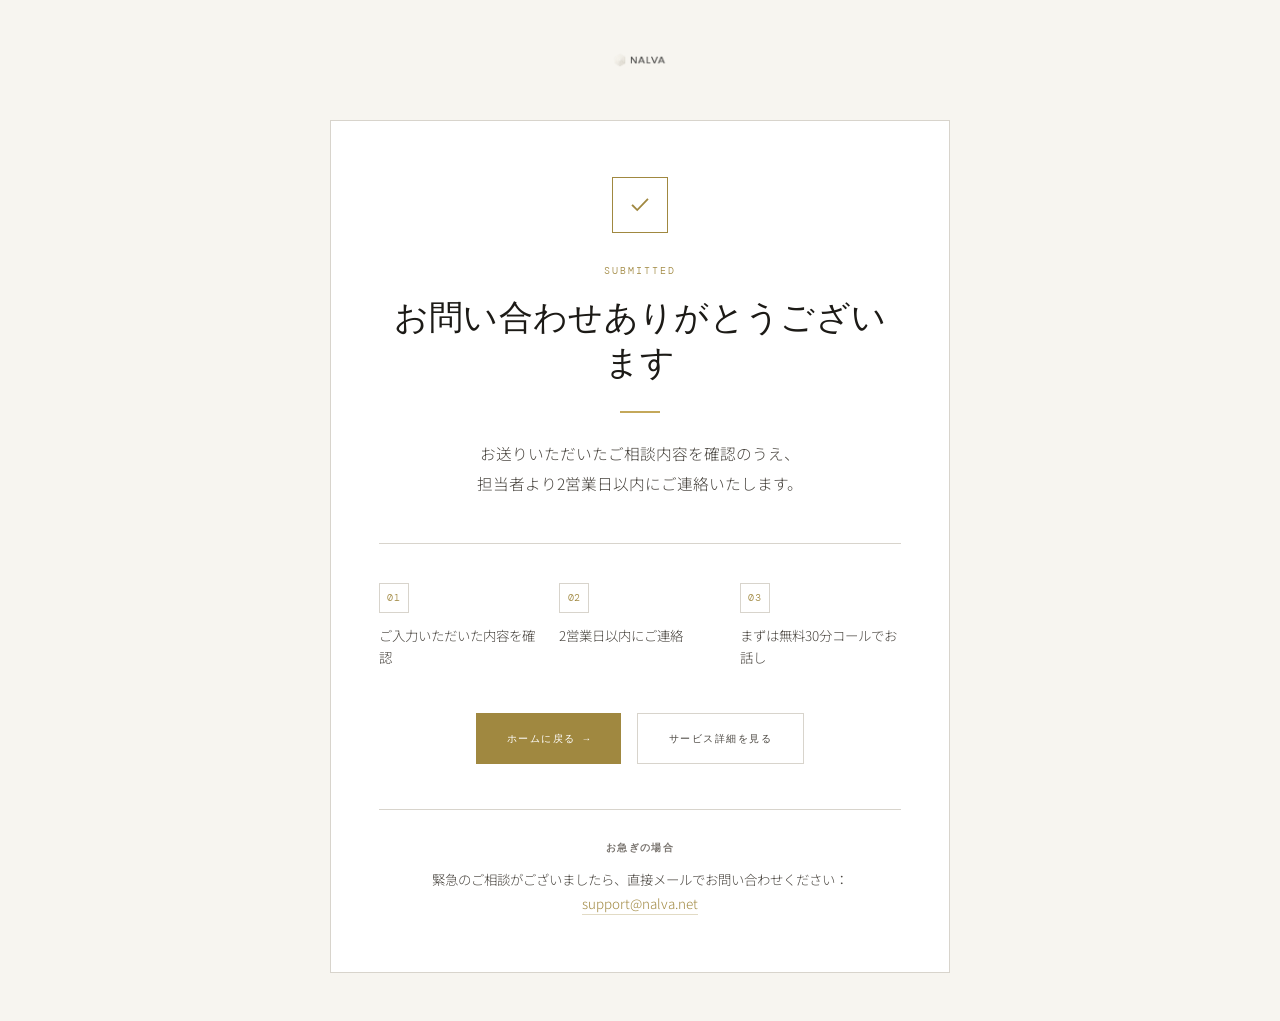
<file: thank-you.html>
<!DOCTYPE html>
<html lang="ja">
<head>
  <meta charset="UTF-8">
  <meta name="viewport" content="width=device-width, initial-scale=1.0">
  <title>お問い合わせありがとうございます | NALVA</title>

  <!-- ファビコン -->
  <link rel="icon" type="image/x-icon" href="./favicon.ico">
  <link rel="icon" type="image/png" sizes="32x32" href="./favicon-32x32.png">

  <link rel="preconnect" href="https://fonts.googleapis.com">
  <link rel="preconnect" href="https://fonts.gstatic.com" crossorigin>
  <link href="https://fonts.googleapis.com/css2?family=Noto+Sans+JP:wght@300;400;500;700&family=DM+Serif+Display&family=DM+Mono:wght@400;500&display=swap" rel="stylesheet">

  <style>
    :root {
      --bg:           #F7F5F0;
      --bg-white:     #FFFFFF;
      --bg-ink:       #1C1A16;
      --rule:         #D8D4CC;
      --gold:         #A08840;
      --gold-lite:    #C4A85A;
      --gold-bg:      #FAF6EC;
      --ink:          #1C1A16;
      --ink-mid:      #4A4640;
      --ink-low:      #7A7570;
      --serif: 'DM Serif Display', Georgia, serif;
      --sans:  'Noto Sans JP', sans-serif;
      --mono:  'DM Mono', monospace;
    }

    *, *::before, *::after { box-sizing: border-box; margin: 0; padding: 0; }

    body {
      background: var(--bg);
      color: var(--ink);
      font-family: var(--sans);
      font-weight: 300;
      line-height: 1.8;
      -webkit-font-smoothing: antialiased;
      min-height: 100vh;
      display: flex;
      align-items: center;
      justify-content: center;
      padding: 3rem 1.5rem;
    }

    .ty-wrap { max-width: 620px; width: 100%; }

    .ty-logo { display: block; text-align: center; margin-bottom: 2.5rem; }
    .ty-logo img { height: 24px; opacity: 0.75; }

    .ty-card {
      background: var(--bg-white);
      border: 1px solid var(--rule);
      padding: 3.5rem 3rem;
      text-align: center;
      animation: fadeInUp 0.6s ease;
    }
    @media (max-width: 640px) { .ty-card { padding: 2.75rem 1.75rem; } }

    .ty-icon {
      width: 56px; height: 56px;
      border: 1px solid var(--gold);
      display: flex; align-items: center; justify-content: center;
      margin: 0 auto 1.8rem;
    }
    .ty-icon svg { width: 22px; height: 22px; }
    .ty-icon svg path { fill: none; stroke: var(--gold); stroke-width: 2; stroke-linecap: square; }

    .label {
      font-family: var(--mono);
      font-size: 0.60rem;
      letter-spacing: 0.20em;
      color: var(--gold);
      text-transform: uppercase;
      display: block;
      margin-bottom: 1rem;
    }

    h1 {
      font-family: var(--serif);
      font-weight: 400;
      font-size: clamp(1.6rem, 4vw, 2.1rem);
      line-height: 1.35;
      letter-spacing: 0.01em;
      color: var(--ink);
    }

    .ty-divider { width: 40px; height: 2px; background: var(--gold-lite); margin: 1.6rem auto; }

    .ty-subtitle {
      font-size: 0.98rem;
      color: var(--ink-mid);
      line-height: 1.9;
      max-width: 420px;
      margin-inline: auto;
    }

    .ty-steps {
      display: grid;
      grid-template-columns: repeat(3, 1fr);
      gap: 1.2rem;
      margin-top: 2.8rem;
      padding-top: 2.4rem;
      border-top: 1px solid var(--rule);
      text-align: left;
    }
    @media (max-width: 560px) { .ty-steps { grid-template-columns: 1fr; } }

    .ty-step-n {
      font-family: var(--mono);
      font-size: 0.62rem;
      letter-spacing: 0.08em;
      color: var(--gold);
      border: 1px solid var(--rule);
      width: 30px; height: 30px;
      display: flex; align-items: center; justify-content: center;
      margin-bottom: 0.7rem;
    }
    .ty-step p { font-size: 0.84rem; color: var(--ink-mid); line-height: 1.65; }

    .ty-buttons {
      display: flex; gap: 1rem; justify-content: center; flex-wrap: wrap;
      margin-top: 2.8rem;
    }

    .ty-btn-primary {
      display: inline-flex; align-items: center; gap: 0.5rem;
      background: var(--gold); color: var(--bg-white);
      font-family: var(--mono);
      font-size: 0.60rem; letter-spacing: 0.16em; text-transform: uppercase;
      padding: 1rem 1.9rem;
      text-decoration: none; border: none; transition: background 0.2s;
    }
    .ty-btn-primary:hover { background: var(--gold-lite); }

    .ty-btn-secondary {
      display: inline-flex; align-items: center; gap: 0.5rem;
      background: transparent; color: var(--ink-mid);
      font-family: var(--mono);
      font-size: 0.60rem; letter-spacing: 0.16em; text-transform: uppercase;
      padding: 1rem 1.9rem;
      text-decoration: none; border: 1px solid var(--rule); transition: border-color 0.2s, color 0.2s;
    }
    .ty-btn-secondary:hover { border-color: var(--gold); color: var(--ink); }

    .ty-urgent {
      margin-top: 2.8rem; padding-top: 1.8rem;
      border-top: 1px solid var(--rule);
    }
    .ty-urgent h4 {
      font-family: var(--mono);
      font-size: 0.60rem; letter-spacing: 0.14em; text-transform: uppercase;
      color: var(--ink-low); margin-bottom: 0.7rem;
    }
    .ty-urgent p { font-size: 0.84rem; color: var(--ink-mid); line-height: 1.8; }
    .ty-urgent a { color: var(--gold); text-decoration: none; border-bottom: 1px solid rgba(160,136,64,0.3); padding-bottom: 1px; }
    .ty-urgent a:hover { color: var(--gold-lite); }

    @keyframes fadeInUp {
      from { opacity: 0; transform: translateY(16px); }
      to   { opacity: 1; transform: none; }
    }
  </style>
</head>
<body>
  <div class="ty-wrap">
    <a href="/" class="ty-logo"><img src="transparent-logo-blk.png" alt="Nalva"></a>

    <div class="ty-card">
      <div class="ty-icon">
        <svg viewBox="0 0 24 24"><path d="M4 12.5l5 5L20 6"/></svg>
      </div>
      <span class="label">Submitted</span>
      <h1>お問い合わせありがとうございます</h1>
      <div class="ty-divider"></div>
      <p class="ty-subtitle">
        お送りいただいたご相談内容を確認のうえ、<br>
        担当者より2営業日以内にご連絡いたします。
      </p>

      <div class="ty-steps">
        <div class="ty-step">
          <div class="ty-step-n">01</div>
          <p>ご入力いただいた内容を確認</p>
        </div>
        <div class="ty-step">
          <div class="ty-step-n">02</div>
          <p>2営業日以内にご連絡</p>
        </div>
        <div class="ty-step">
          <div class="ty-step-n">03</div>
          <p>まずは無料30分コールでお話し</p>
        </div>
      </div>

      <div class="ty-buttons">
        <a href="/" class="ty-btn-primary">ホームに戻る →</a>
        <a href="/service.html" class="ty-btn-secondary">サービス詳細を見る</a>
      </div>

      <div class="ty-urgent">
        <h4>お急ぎの場合</h4>
        <p>
          緊急のご相談がございましたら、直接メールでお問い合わせください：<br>
          <a href="mailto:support@nalva.net">support@nalva.net</a>
        </p>
      </div>
    </div>
  </div>
</body>
</html>
</file>
